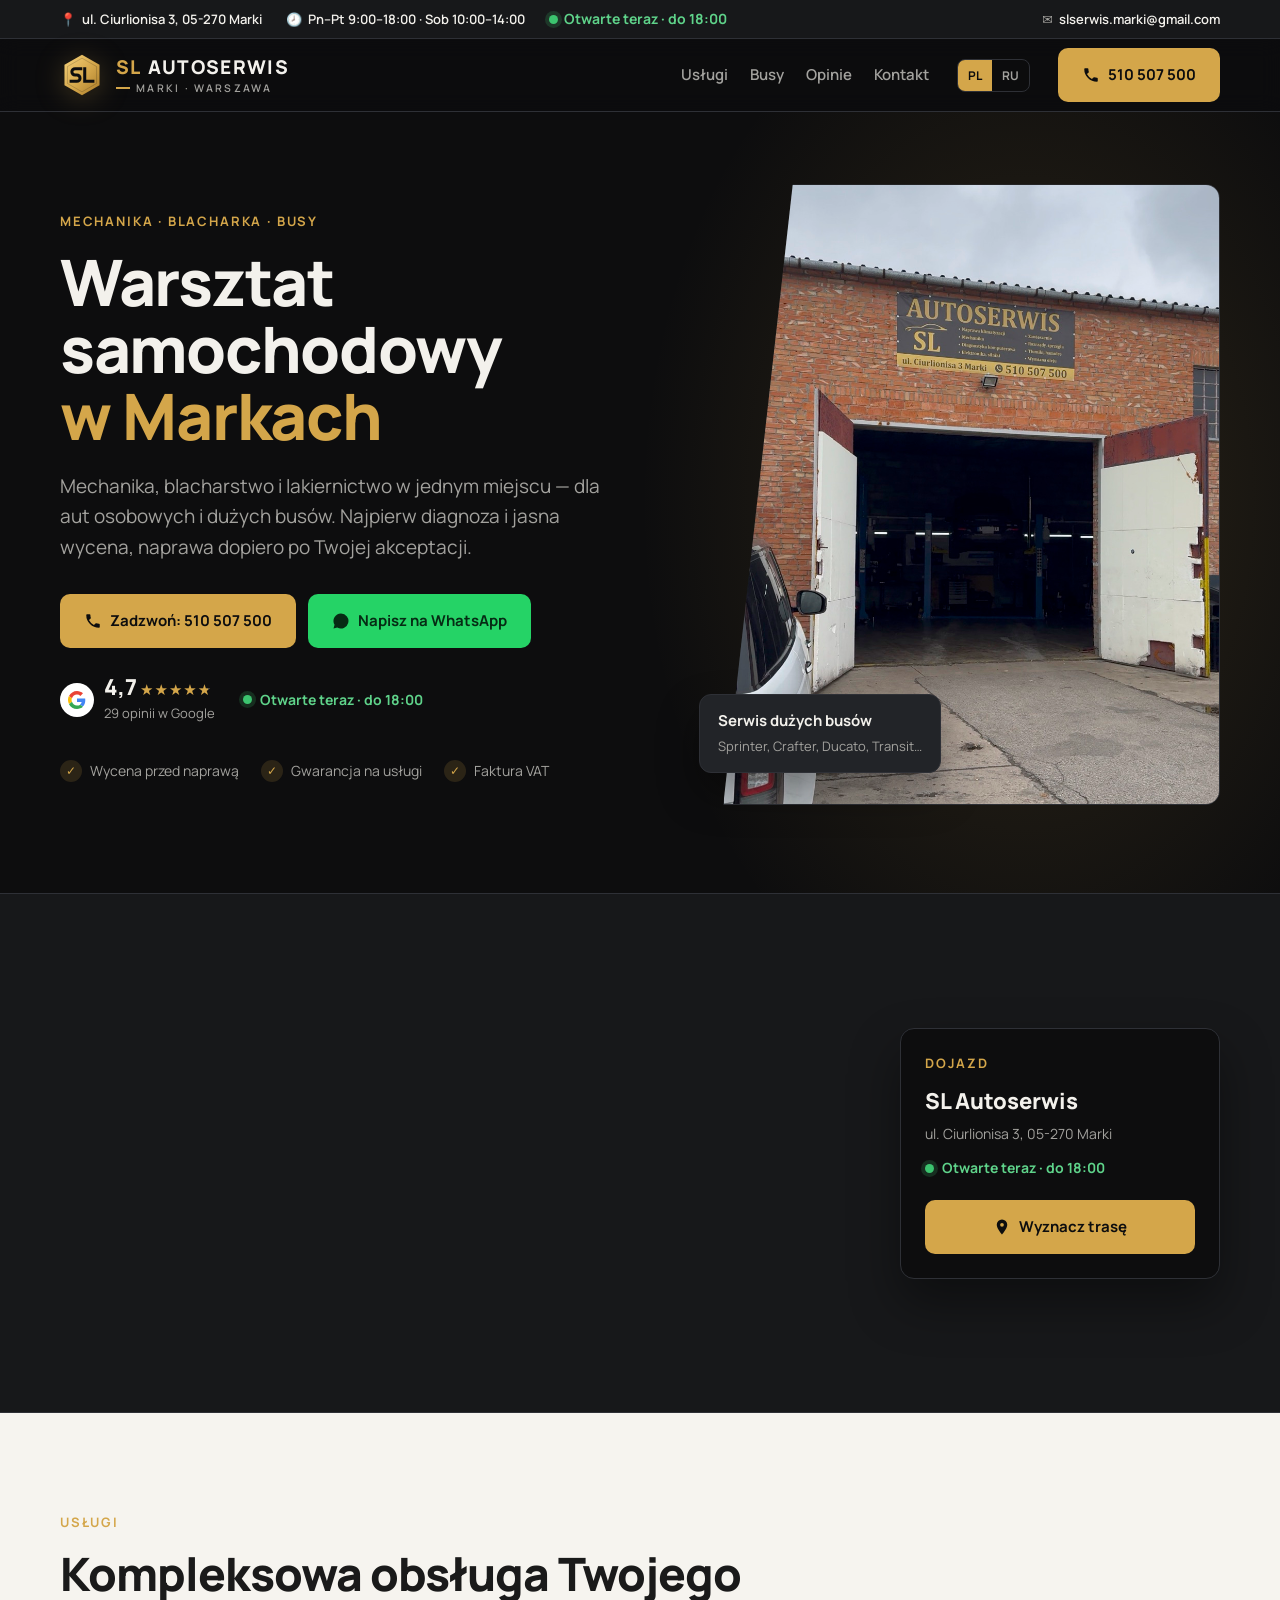
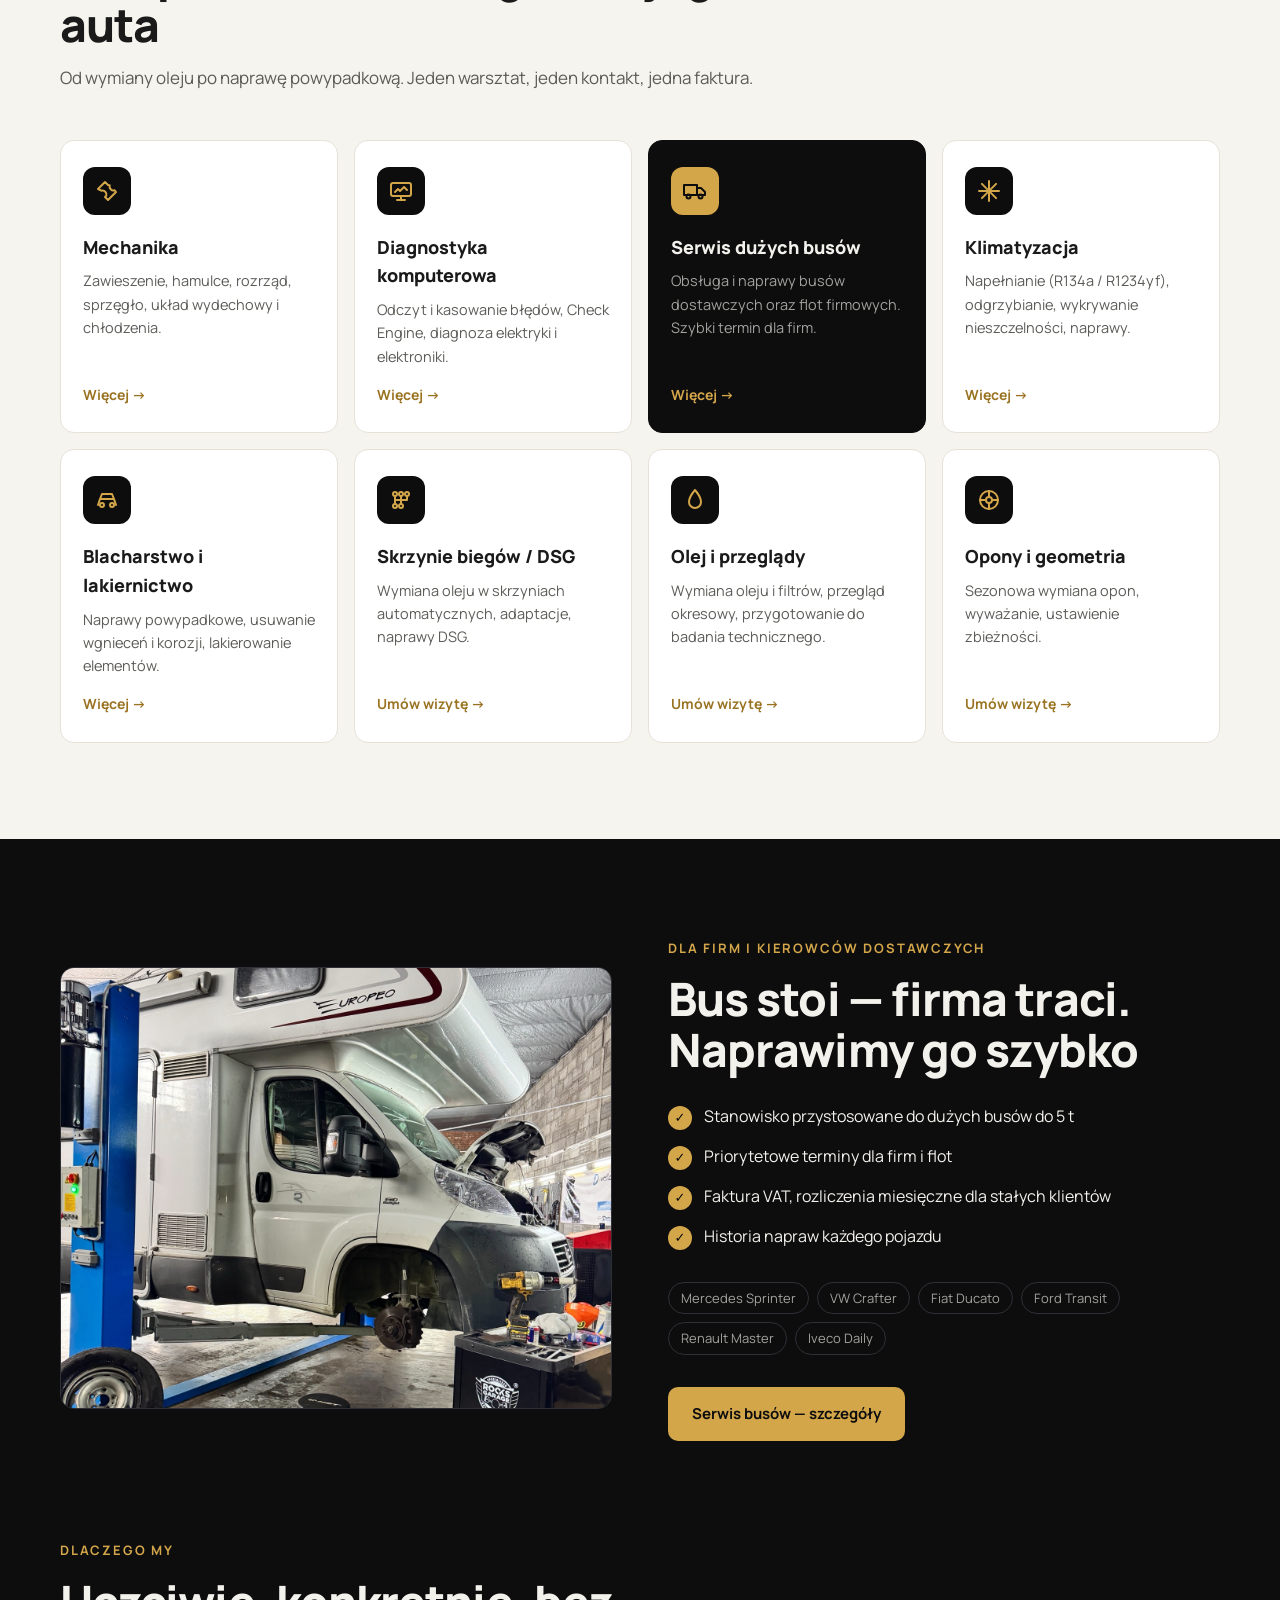
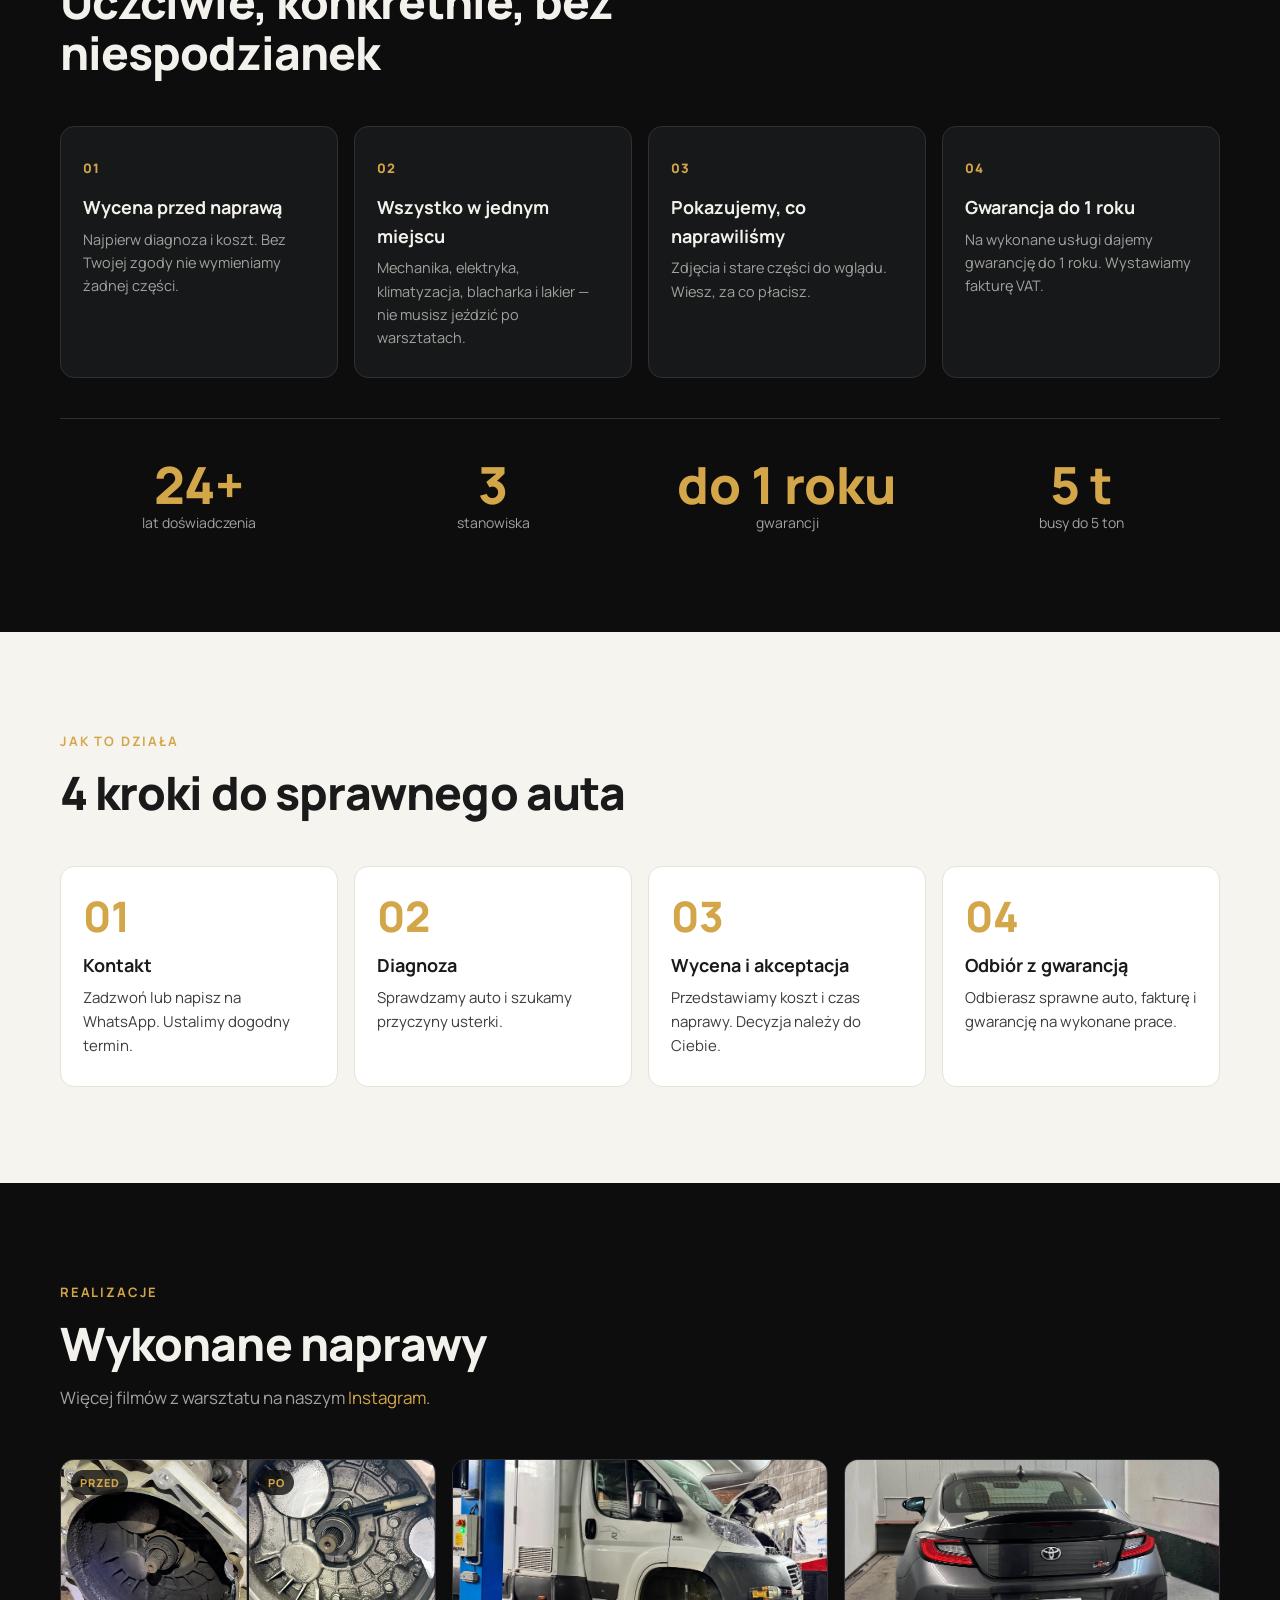
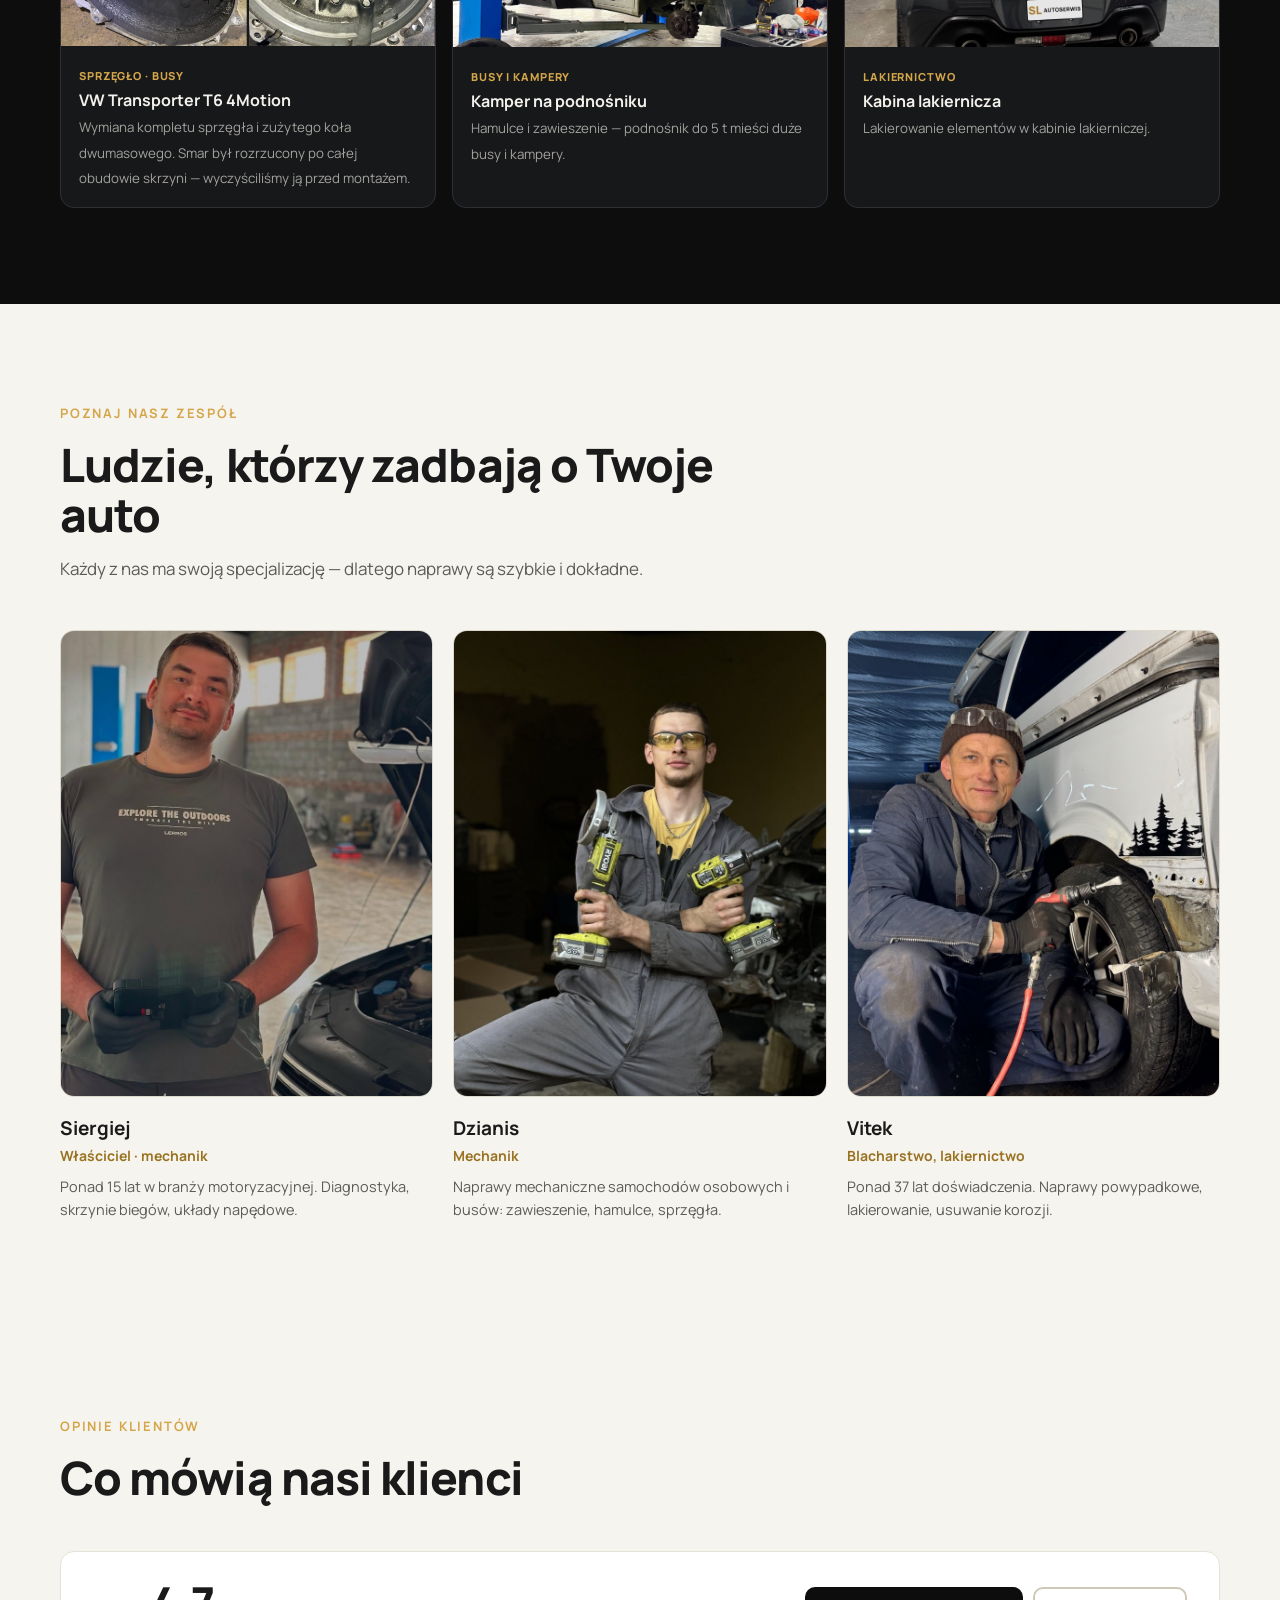
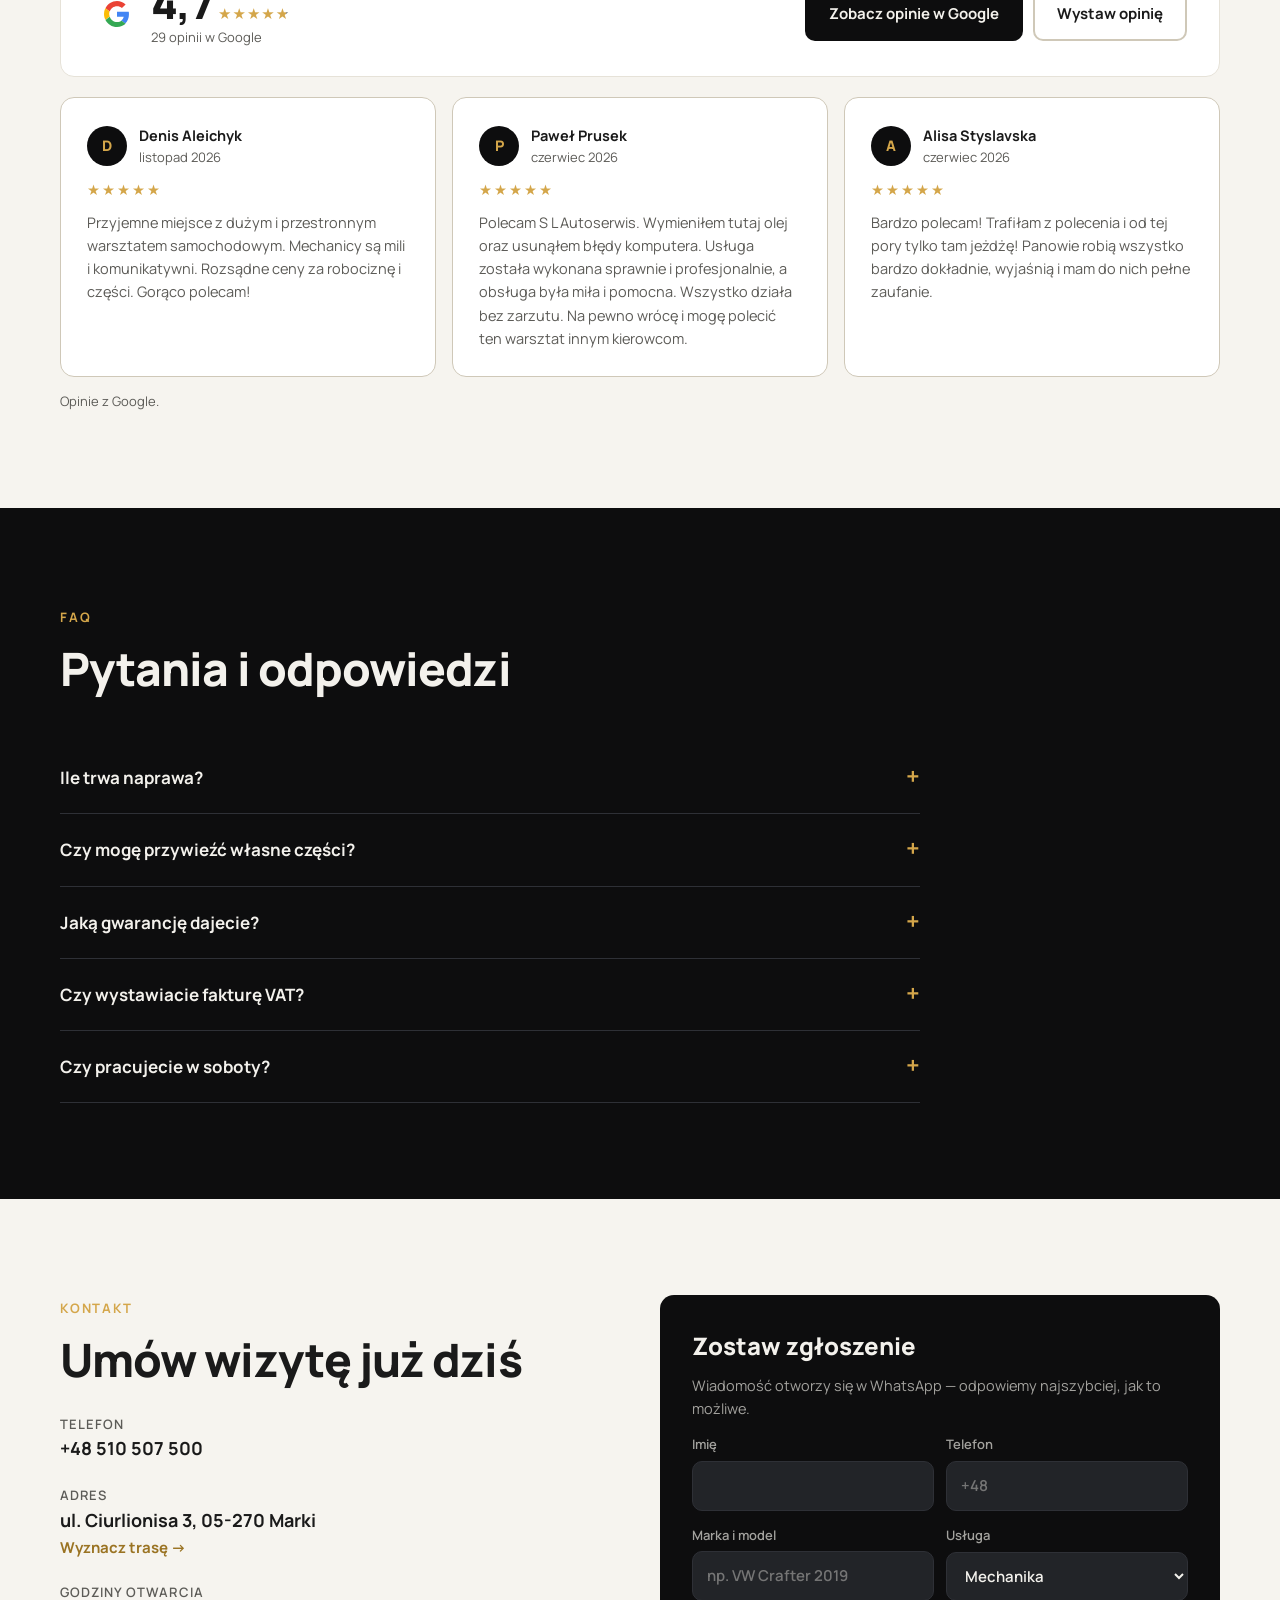
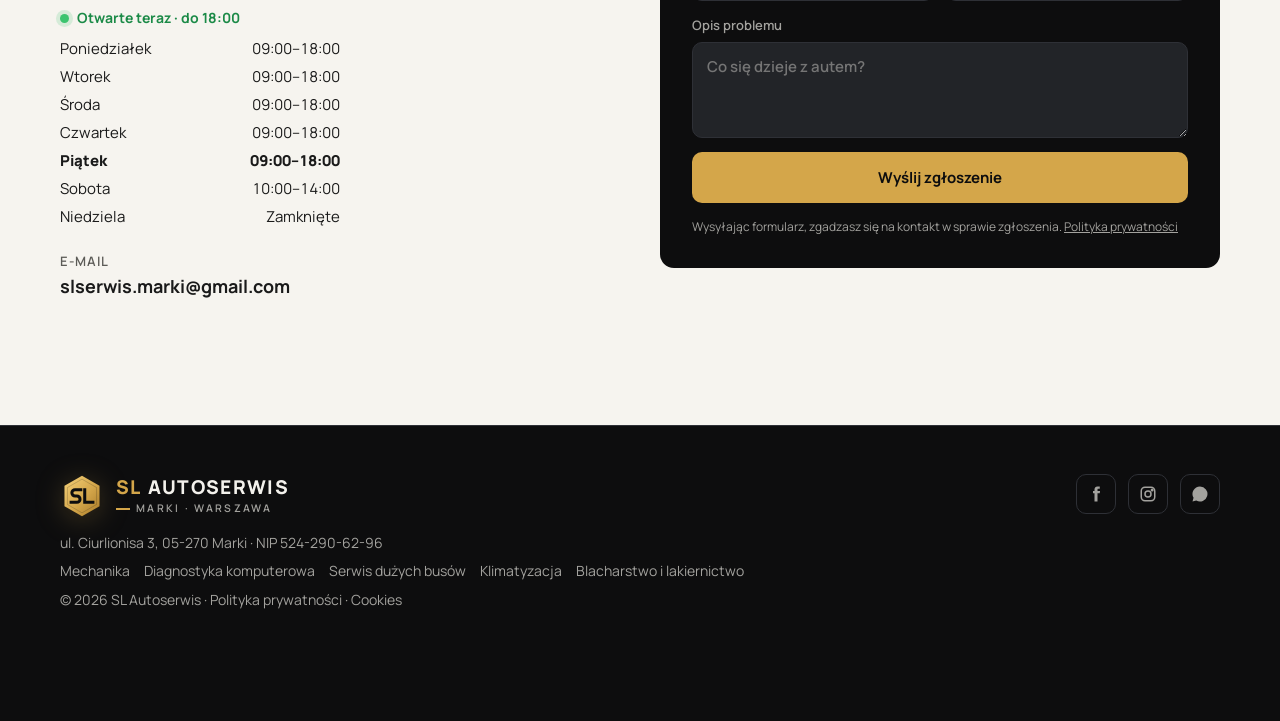
<file: index.html>
<!doctype html>
<html lang="pl" data-hours='{"0":null,"1":["09:00","18:00"],"2":["09:00","18:00"],"3":["09:00","18:00"],"4":["09:00","18:00"],"5":["09:00","18:00"],"6":["10:00","14:00"]}' data-gplace="ChIJBzP2SDncIEYR_Mc0iPlmmOU">
<head>
<meta charset="utf-8">
<meta name="viewport" content="width=device-width, initial-scale=1">
<title>Warsztat samochodowy Marki — mechanik, blacharz, serwis busów | SL Autoserwis</title>
<meta name="description" content="SL Autoserwis w Markach: mechanika, diagnostyka, serwis dużych busów, klimatyzacja, blacharstwo i lakiernictwo. 4,7★ w Google. Wycena przed naprawą. ☎ 510 507 500">
<link rel="canonical" href="https://slautoserwis.pl/">
<link rel="alternate" hreflang="pl" href="https://slautoserwis.pl/">
<link rel="alternate" hreflang="ru" href="https://slautoserwis.pl/ru/">
<link rel="alternate" hreflang="x-default" href="https://slautoserwis.pl/">
<meta property="og:type" content="website">
<meta property="og:title" content="Warsztat samochodowy Marki — mechanik, blacharz, serwis busów | SL Autoserwis">
<meta property="og:description" content="SL Autoserwis w Markach: mechanika, diagnostyka, serwis dużych busów, klimatyzacja, blacharstwo i lakiernictwo. 4,7★ w Google. Wycena przed naprawą. ☎ 510 507 500">
<meta property="og:url" content="https://slautoserwis.pl/">
<meta property="og:image" content="https://slautoserwis.pl/assets/img/og.jpg">
<meta property="og:image:width" content="1200">
<meta property="og:image:height" content="630">
<meta property="og:locale" content="pl_PL">
<link rel="preconnect" href="https://fonts.googleapis.com">
<link rel="preconnect" href="https://fonts.gstatic.com" crossorigin>
<link href="https://fonts.googleapis.com/css2?family=Manrope:wght@400;500;600;700;800&display=swap&subset=latin-ext,cyrillic" rel="stylesheet">
<link rel="icon" type="image/svg+xml" href="assets/favicon.svg">
<link rel="stylesheet" href="assets/styles.css?v=c47a396a">
<script>document.documentElement.classList.add("js")</script>
<script type="application/ld+json">{"@context":"https://schema.org","@type":"AutoRepair","name":"SL Autoserwis","url":"https://slautoserwis.pl/","telephone":"+48510507500","taxID":"5242906296","email":"slserwis.marki@gmail.com","address":{"@type":"PostalAddress","streetAddress":"ul. Ciurlionisa 3","postalCode":"05-270","addressLocality":"Marki","addressCountry":"PL"},"geo":{"@type":"GeoCoordinates","latitude":52.3366502,"longitude":21.112326},"hasMap":"https://www.google.com/maps?cid=16544086453063567356","openingHoursSpecification":[{"@type":"OpeningHoursSpecification","dayOfWeek":"Monday","opens":"09:00","closes":"18:00"},{"@type":"OpeningHoursSpecification","dayOfWeek":"Tuesday","opens":"09:00","closes":"18:00"},{"@type":"OpeningHoursSpecification","dayOfWeek":"Wednesday","opens":"09:00","closes":"18:00"},{"@type":"OpeningHoursSpecification","dayOfWeek":"Thursday","opens":"09:00","closes":"18:00"},{"@type":"OpeningHoursSpecification","dayOfWeek":"Friday","opens":"09:00","closes":"18:00"},{"@type":"OpeningHoursSpecification","dayOfWeek":"Saturday","opens":"10:00","closes":"14:00"}],"knowsLanguage":["pl","ru"],"sameAs":["https://www.facebook.com/SLautoserwis","https://www.instagram.com/sl_autoserwis/"]}</script>
</head>
<body>



<div class="topbar">
  <div class="wrap">
    <div style="display:flex;gap:24px;flex-wrap:wrap;align-items:center">
      <span>📍 <b>ul. Ciurlionisa 3, 05-270 Marki</b></span>
      <span>🕗 <b>Pn–Pt 9:00–18:00 · Sob 10:00–14:00</b></span>
      <span class="status" data-status></span>
    </div>
    <span>✉️ <a href="mailto:slserwis.marki@gmail.com"><b>slserwis.marki@gmail.com</b></a></span>
  </div>
</div>

<header class="site">
  <div class="wrap">
    <a href="./" class="logo" aria-label="SL Autoserwis">
      <svg class="logo-mark" width="44" height="44" viewBox="0 0 64 64" aria-hidden="true">
  <defs><linearGradient id="lg-h" x1="0" y1="0" x2="1" y2="1"><stop offset="0" stop-color="#f6d27a"/><stop offset=".55" stop-color="#d4a64a"/><stop offset="1" stop-color="#a87a28"/></linearGradient></defs>
  <path d="M32 2.5 57.5 17.2v29.6L32 61.5 6.5 46.8V17.2z" fill="url(#lg-h)"/>
  <path d="M32 7.5 53.2 19.7v24.6L32 56.5 10.8 44.3V19.7z" fill="none" stroke="#0d0d0e" stroke-opacity=".22" stroke-width="1.2"/>
  <g transform="translate(32 32) scale(.88) translate(-32 -32)">
    <path d="M30 21.5H20.5a5.25 5.25 0 0 0 0 10.5h3a5.25 5.25 0 0 1 0 10.5H14" fill="none" stroke="#0d0d0e" stroke-width="5" stroke-linecap="square" stroke-linejoin="round"/>
    <path d="M36.5 21.5v21H50" fill="none" stroke="#0d0d0e" stroke-width="5" stroke-linecap="square" stroke-linejoin="miter"/>
  </g>
</svg>
      <span class="logo-text"><b><em>SL</em>AUTOSERWIS</b><small>Marki · Warszawa</small></span>
    </a>
    <nav class="main">
      <a href="#uslugi">Usługi</a>
      <a href="#busy">Busy</a>
      <a href="#opinie">Opinie</a>
      <a href="#kontakt">Kontakt</a>
    </nav>
    <div class="lang" role="group" aria-label="Język / Язык">
      <a href="./" hreflang="pl" class="on" aria-current="true">PL</a><a href="ru/" hreflang="ru">RU</a>
    </div>
    <a href="tel:+48510507500" class="btn btn-gold btn-call"><svg viewBox="0 0 24 24" fill="currentColor" aria-hidden="true"><path d="M6.6 10.8a15.1 15.1 0 0 0 6.6 6.6l2.2-2.2c.3-.3.7-.4 1-.2 1.1.4 2.3.6 3.6.6.6 0 1 .4 1 1V20c0 .6-.4 1-1 1A17 17 0 0 1 3 4c0-.6.4-1 1-1h3.5c.6 0 1 .4 1 1 0 1.3.2 2.5.6 3.6.1.3 0 .7-.2 1l-2.3 2.2z"/></svg>510 507 500</a>
  </div>
</header>

<main id="top">

<section class="hero">
  <div class="wrap">
    <div>
      <span class="eyebrow">Mechanika · Blacharka · Busy</span>
      <h1>Warsztat samochodowy <em>w&nbsp;Markach</em></h1>
      <p class="lead">Mechanika, blacharstwo i lakiernictwo w jednym miejscu — dla aut osobowych i dużych busów. Najpierw diagnoza i jasna wycena, naprawa dopiero po Twojej akceptacji.</p>
      <div class="ctas">
        <a href="tel:+48510507500" class="btn btn-gold"><svg viewBox="0 0 24 24" fill="currentColor" aria-hidden="true"><path d="M6.6 10.8a15.1 15.1 0 0 0 6.6 6.6l2.2-2.2c.3-.3.7-.4 1-.2 1.1.4 2.3.6 3.6.6.6 0 1 .4 1 1V20c0 .6-.4 1-1 1A17 17 0 0 1 3 4c0-.6.4-1 1-1h3.5c.6 0 1 .4 1 1 0 1.3.2 2.5.6 3.6.1.3 0 .7-.2 1l-2.3 2.2z"/></svg><span>Zadzwoń: 510 507 500</span></a>
        <a href="https://wa.me/48510507500" target="_blank" rel="noopener" class="btn btn-wa"><svg viewBox="0 0 24 24" fill="currentColor" aria-hidden="true"><path d="M17.5 14.4c-.3-.1-1.8-.9-2-1-.3-.1-.5-.1-.7.1l-.9 1.2c-.2.2-.3.2-.6.1a8 8 0 0 1-4-3.5c-.3-.5.3-.5.9-1.6.1-.2 0-.4 0-.5l-.9-2.2c-.2-.6-.5-.5-.7-.5h-.6c-.2 0-.5.1-.8.4-.3.3-1 1-1 2.5s1.1 2.9 1.2 3.1c.1.2 2.1 3.2 5.1 4.5 1.9.8 2.6.9 3.6.7.6-.1 1.8-.7 2-1.4.2-.7.2-1.3.2-1.4-.1-.2-.3-.3-.6-.4zM12 2a10 10 0 0 0-8.6 15.1L2 22l5-1.3A10 10 0 1 0 12 2z"/></svg><span>Napisz na WhatsApp</span></a>
      </div>
      <div class="hero-meta">
        
      <a class="rating" href="https://www.google.com/maps?cid=16544086453063567356" target="_blank" rel="noopener">
        <span class="g"><svg viewBox="0 0 48 48" aria-hidden="true"><path fill="#EA4335" d="M24 9.5c3.5 0 6.6 1.2 9.1 3.6l6.8-6.8C35.8 2.4 30.3 0 24 0 14.6 0 6.6 5.4 2.7 13.3l7.9 6.1C12.5 13.6 17.8 9.5 24 9.5z"/><path fill="#4285F4" d="M46.1 24.5c0-1.6-.1-3.1-.4-4.5H24v9h12.4c-.5 2.9-2.2 5.3-4.6 6.9l7.4 5.7c4.3-4 6.9-9.9 6.9-17.1z"/><path fill="#FBBC05" d="M10.6 28.6A14.5 14.5 0 0 1 9.5 24c0-1.6.3-3.2.8-4.6l-7.9-6.1A24 24 0 0 0 0 24c0 3.9.9 7.5 2.7 10.7l7.9-6.1z"/><path fill="#34A853" d="M24 48c6.5 0 11.9-2.1 15.9-5.8l-7.4-5.7c-2.1 1.4-4.8 2.3-8.5 2.3-6.2 0-11.5-4.2-13.4-9.9l-7.9 6.1C6.6 42.6 14.6 48 24 48z"/></svg></span>
        <span><strong data-g-rating>4,7</strong> <span class="stars" style="--r:94%">★★★★★</span><small data-g-count>29 opinii w Google</small></span>
      </a>
        <span class="status" data-status></span>
      </div>
      <div class="badges">
        <div><i>✓</i><span>Wycena przed naprawą</span></div>
        <div><i>✓</i><span>Gwarancja na usługi</span></div>
        <div><i>✓</i><span>Faktura VAT</span></div>
      </div>
    </div>
    <div class="hero-media">
      <div class="ph has-img"><img src="assets/img/hero-fasada.jpg" alt="SL Autoserwis — ul. Ciurlionisa 3, Marki" width="960" height="1200" fetchpriority="high"></div>
      <a class="hero-card" href="uslugi/serwis-busow/">
        <b>Serwis dużych busów</b>
        <small>Sprinter, Crafter, Ducato, Transit…</small>
      </a>
    </div>
  </div>
</section>

<section id="dojazd" class="map-band" aria-label="Adres">
  <iframe title="SL Autoserwis — Adres" loading="lazy" referrerpolicy="no-referrer-when-downgrade" src="https://www.google.com/maps?q=SL+Autoserwis,+Ciurlionisa+3,+05-270+Marki&z=15&output=embed&hl=pl"></iframe>
  <div class="wrap">
    <div class="map-card">
      <span class="eyebrow">Dojazd</span>
      <b>SL Autoserwis</b>
      <small>ul. Ciurlionisa 3, 05-270 Marki</small>
      <span class="status" data-status></span>
      <a class="btn btn-gold" href="https://www.google.com/maps/dir/?api=1&destination=SL+Autoserwis%2C+Ciurlionisa+3%2C+05-270+Marki" target="_blank" rel="noopener"><svg viewBox="0 0 24 24" fill="currentColor" aria-hidden="true"><path d="M12 2a7 7 0 0 0-7 7c0 5.2 7 13 7 13s7-7.8 7-13a7 7 0 0 0-7-7zm0 9.5A2.5 2.5 0 1 1 12 6.5a2.5 2.5 0 0 1 0 5z"/></svg>Wyznacz trasę</a>
    </div>
  </div>
</section>

<section id="uslugi" class="light">
  <div class="wrap">
    <div class="sec-head rv">
      <span class="eyebrow">Usługi</span>
      <h2>Kompleksowa obsługa Twojego auta</h2>
      <p>Od wymiany oleju po naprawę powypadkową. Jeden warsztat, jeden kontakt, jedna faktura.</p>
    </div>
    <div class="services">
      <article class="svc rv">
        <div class="ic"><svg viewBox="0 0 24 24" fill="none" stroke="currentColor" stroke-width="2" stroke-linecap="round" stroke-linejoin="round" aria-hidden="true"><path d="M14.7 6.3a4 4 0 0 0 5 5L21 13l-8 8-3-3 1.3-1.3a4 4 0 0 0-5-5L3 10l7-7 3 3z"/></svg></div>
        <h3>Mechanika</h3>
        <p>Zawieszenie, hamulce, rozrząd, sprzęgło, układ wydechowy i chłodzenia.</p>
        <a href="uslugi/mechanika/">Więcej →</a>
      </article>
      <article class="svc rv">
        <div class="ic"><svg viewBox="0 0 24 24" fill="none" stroke="currentColor" stroke-width="2" stroke-linecap="round" stroke-linejoin="round" aria-hidden="true"><rect x="2" y="4" width="20" height="13" rx="2"/><path d="M8 21h8M12 17v4M6 13l3-3 2 2 4-4 3 3"/></svg></div>
        <h3>Diagnostyka komputerowa</h3>
        <p>Odczyt i kasowanie błędów, Check Engine, diagnoza elektryki i elektroniki.</p>
        <a href="uslugi/diagnostyka/">Więcej →</a>
      </article>
      <article class="svc featured rv">
        <div class="ic"><svg viewBox="0 0 24 24" fill="none" stroke="currentColor" stroke-width="2" stroke-linecap="round" stroke-linejoin="round" aria-hidden="true"><path d="M1 6h13v10H1zM14 9h4l4 4v3h-8"/><circle cx="5.5" cy="17.5" r="2"/><circle cx="17.5" cy="17.5" r="2"/></svg></div>
        <h3>Serwis dużych busów</h3>
        <p>Obsługa i naprawy busów dostawczych oraz flot firmowych. Szybki termin dla firm.</p>
        <a href="uslugi/serwis-busow/">Więcej →</a>
      </article>
      <article class="svc rv">
        <div class="ic"><svg viewBox="0 0 24 24" fill="none" stroke="currentColor" stroke-width="2" stroke-linecap="round" stroke-linejoin="round" aria-hidden="true"><path d="M12 2v20M4.9 4.9l14.2 14.2M2 12h20M4.9 19.1 19.1 4.9"/></svg></div>
        <h3>Klimatyzacja</h3>
        <p>Napełnianie (R134a / R1234yf), odgrzybianie, wykrywanie nieszczelności, naprawy.</p>
        <a href="uslugi/klimatyzacja/">Więcej →</a>
      </article>
      <article class="svc rv">
        <div class="ic"><svg viewBox="0 0 24 24" fill="none" stroke="currentColor" stroke-width="2" stroke-linecap="round" stroke-linejoin="round" aria-hidden="true"><path d="M3 17l2-6h14l2 6M5 11l2-5h10l2 5"/><circle cx="7" cy="17" r="2"/><circle cx="17" cy="17" r="2"/></svg></div>
        <h3>Blacharstwo i lakiernictwo</h3>
        <p>Naprawy powypadkowe, usuwanie wgnieceń i korozji, lakierowanie elementów.</p>
        <a href="uslugi/blacharstwo-lakiernictwo/">Więcej →</a>
      </article>
      <article class="svc rv">
        <div class="ic"><svg viewBox="0 0 24 24" fill="none" stroke="currentColor" stroke-width="2" stroke-linecap="round" stroke-linejoin="round" aria-hidden="true"><circle cx="6" cy="6" r="2"/><circle cx="12" cy="6" r="2"/><circle cx="18" cy="6" r="2"/><circle cx="6" cy="18" r="2"/><circle cx="12" cy="18" r="2"/><path d="M6 8v8M12 8v8M18 8v4H6"/></svg></div>
        <h3>Skrzynie biegów / DSG</h3>
        <p>Wymiana oleju w skrzyniach automatycznych, adaptacje, naprawy DSG.</p>
        <a href="#kontakt">Umów wizytę →</a>
      </article>
      <article class="svc rv">
        <div class="ic"><svg viewBox="0 0 24 24" fill="none" stroke="currentColor" stroke-width="2" stroke-linecap="round" stroke-linejoin="round" aria-hidden="true"><path d="M12 2s6 7 6 12a6 6 0 0 1-12 0c0-5 6-12 6-12z"/></svg></div>
        <h3>Olej i przeglądy</h3>
        <p>Wymiana oleju i filtrów, przegląd okresowy, przygotowanie do badania technicznego.</p>
        <a href="#kontakt">Umów wizytę →</a>
      </article>
      <article class="svc rv">
        <div class="ic"><svg viewBox="0 0 24 24" fill="none" stroke="currentColor" stroke-width="2" stroke-linecap="round" stroke-linejoin="round" aria-hidden="true"><circle cx="12" cy="12" r="9"/><circle cx="12" cy="12" r="3"/><path d="M12 3v6M12 15v6M3 12h6M15 12h6"/></svg></div>
        <h3>Opony i geometria</h3>
        <p>Sezonowa wymiana opon, wyważanie, ustawienie zbieżności.</p>
        <a href="#kontakt">Umów wizytę →</a>
      </article>
    </div>
  </div>
</section>

<section id="busy" class="busy">
  <div class="wrap">
    <div class="ph has-img rv"><img src="assets/img/busy-kamper.jpg" alt="Bus stoi — firma traci. Naprawimy go szybko" width="1400" height="1120" loading="lazy"></div>
    <div class="rv">
      <span class="eyebrow">Dla firm i kierowców dostawczych</span>
      <h2>Bus stoi — firma traci. Naprawimy go szybko</h2>
      <ul class="checks">
        <li>Stanowisko przystosowane do dużych busów do 5 t</li>
        <li>Priorytetowe terminy dla firm i flot</li>
        <li>Faktura VAT, rozliczenia miesięczne dla stałych klientów</li>
        <li>Historia napraw każdego pojazdu</li>
      </ul>
      <div class="models">
        <span>Mercedes Sprinter</span><span>VW Crafter</span><span>Fiat Ducato</span><span>Ford Transit</span><span>Renault Master</span><span>Iveco Daily</span>
      </div>
      <div style="margin-top:32px">
        <a href="uslugi/serwis-busow/" class="btn btn-gold">Serwis busów — szczegóły</a>
      </div>
    </div>
  </div>
</section>

<section style="padding-top:0">
  <div class="wrap">
    <div class="sec-head rv">
      <span class="eyebrow">Dlaczego my</span>
      <h2>Uczciwie, konkretnie, bez niespodzianek</h2>
    </div>
    <div class="why">
      <div class="rv"><span class="n">01</span><b>Wycena przed naprawą</b><p>Najpierw diagnoza i koszt. Bez Twojej zgody nie wymieniamy żadnej części.</p></div>
      <div class="rv"><span class="n">02</span><b>Wszystko w jednym miejscu</b><p>Mechanika, elektryka, klimatyzacja, blacharka i lakier — nie musisz jeździć po warsztatach.</p></div>
      <div class="rv"><span class="n">03</span><b>Pokazujemy, co naprawiliśmy</b><p>Zdjęcia i stare części do wglądu. Wiesz, za co płacisz.</p></div>
      <div class="rv"><span class="n">04</span><b>Gwarancja do 1 roku</b><p>Na wykonane usługi dajemy gwarancję do 1 roku. Wystawiamy fakturę VAT.</p></div>
    </div>
    <div class="stats rv">
      <div><strong>24+</strong><span>lat doświadczenia</span></div>
      <div><strong>3</strong><span>stanowiska</span></div>
      <div><strong>do 1 roku</strong><span>gwarancji</span></div>
      <div><strong>5 t</strong><span>busy do 5 ton</span></div>
    </div>
  </div>
</section>

<section class="light">
  <div class="wrap">
    <div class="sec-head rv">
      <span class="eyebrow">Jak to działa</span>
      <h2>4 kroki do sprawnego auta</h2>
    </div>
    <div class="steps">
      <div class="step rv"><b>Kontakt</b><p>Zadzwoń lub napisz na WhatsApp. Ustalimy dogodny termin.</p></div>
      <div class="step rv"><b>Diagnoza</b><p>Sprawdzamy auto i szukamy przyczyny usterki.</p></div>
      <div class="step rv"><b>Wycena i akceptacja</b><p>Przedstawiamy koszt i czas naprawy. Decyzja należy do Ciebie.</p></div>
      <div class="step rv"><b>Odbiór z gwarancją</b><p>Odbierasz sprawne auto, fakturę i gwarancję na wykonane prace.</p></div>
    </div>
  </div>
</section>

<section id="realizacje">
  <div class="wrap">
    <div class="sec-head rv">
      <span class="eyebrow">Realizacje</span>
      <h2>Wykonane naprawy</h2>
      <p>Więcej filmów z warsztatu na naszym <a href="https://www.instagram.com/sl_autoserwis/" target="_blank" rel="noopener" style="color:var(--gold)">Instagram</a>.</p>
    </div>
    <div class="works">
      <div class="work rv">
        <div class="pair"><div class="ph has-img"><img src="assets/img/praca-t6-przed.jpg" alt="VW Transporter T6 4Motion — Przed" width="720" height="720" loading="lazy"><span class="ba">Przed</span></div><div class="ph has-img"><img src="assets/img/praca-t6-po.jpg" alt="VW Transporter T6 4Motion — Po" width="720" height="720" loading="lazy"><span class="ba">Po</span></div></div>
        <div class="meta"><span class="tag">Sprzęgło · busy</span><b>VW Transporter T6 4Motion</b><small>Wymiana kompletu sprzęgła i zużytego koła dwumasowego. Smar był rozrzucony po całej obudowie skrzyni — wyczyściliśmy ją przed montażem.</small></div>
      </div>
      <div class="work rv">
        <div class="pair single"><div class="ph has-img"><img src="assets/img/praca-kamper.jpg" alt="Kamper na podnośniku — Busy i kampery" width="720" height="720" loading="lazy"></div></div>
        <div class="meta"><span class="tag">Busy i kampery</span><b>Kamper na podnośniku</b><small>Hamulce i zawieszenie — podnośnik do 5 t mieści duże busy i kampery.</small></div>
      </div>
      <div class="work rv">
        <div class="pair single"><div class="ph has-img"><img src="assets/img/praca-lakiernia.jpg" alt="Kabina lakiernicza — Lakiernictwo" width="720" height="720" loading="lazy"></div></div>
        <div class="meta"><span class="tag">Lakiernictwo</span><b>Kabina lakiernicza</b><small>Lakierowanie elementów w kabinie lakierniczej.</small></div>
      </div>
    </div>
  </div>
</section>

<section id="zespol" class="light">
  <div class="wrap">
    <div class="sec-head rv">
      <span class="eyebrow">Poznaj nasz zespół</span>
      <h2>Ludzie, którzy zadbają o Twoje auto</h2>
      <p>Każdy z nas ma swoją specjalizację — dlatego naprawy są szybkie i dokładne.</p>
    </div>
    <div class="team">
      <div class="member rv"><div class="ph has-img"><img src="assets/img/siergiej.jpg" alt="Siergiej — Właściciel · mechanik" width="800" height="1000" loading="lazy"></div><b>Siergiej</b><span>Właściciel · mechanik</span><p>Ponad 15 lat w branży motoryzacyjnej. Diagnostyka, skrzynie biegów, układy napędowe.</p></div>
      <div class="member rv"><div class="ph has-img"><img src="assets/img/dzianis.jpg" alt="Dzianis — Mechanik" width="800" height="1000" loading="lazy"></div><b>Dzianis</b><span>Mechanik</span><p>Naprawy mechaniczne samochodów osobowych i busów: zawieszenie, hamulce, sprzęgła.</p></div>
      <div class="member rv"><div class="ph has-img"><img src="assets/img/lakiernik.jpg" alt="Vitek — Blacharstwo, lakiernictwo" width="800" height="1000" loading="lazy"></div><b>Vitek</b><span>Blacharstwo, lakiernictwo</span><p>Ponad 37 lat doświadczenia. Naprawy powypadkowe, lakierowanie, usuwanie korozji.</p></div>
    </div>
  </div>
</section>



<section id="opinie" class="light">
  <div class="wrap">
    <div class="sec-head rv">
      <span class="eyebrow">Opinie klientów</span>
      <h2>Co mówią nasi klienci</h2>
    </div>
    <div class="rating-big rv">
      
      <a class="rating" href="https://www.google.com/maps?cid=16544086453063567356" target="_blank" rel="noopener">
        <span class="g"><svg viewBox="0 0 48 48" aria-hidden="true"><path fill="#EA4335" d="M24 9.5c3.5 0 6.6 1.2 9.1 3.6l6.8-6.8C35.8 2.4 30.3 0 24 0 14.6 0 6.6 5.4 2.7 13.3l7.9 6.1C12.5 13.6 17.8 9.5 24 9.5z"/><path fill="#4285F4" d="M46.1 24.5c0-1.6-.1-3.1-.4-4.5H24v9h12.4c-.5 2.9-2.2 5.3-4.6 6.9l7.4 5.7c4.3-4 6.9-9.9 6.9-17.1z"/><path fill="#FBBC05" d="M10.6 28.6A14.5 14.5 0 0 1 9.5 24c0-1.6.3-3.2.8-4.6l-7.9-6.1A24 24 0 0 0 0 24c0 3.9.9 7.5 2.7 10.7l7.9-6.1z"/><path fill="#34A853" d="M24 48c6.5 0 11.9-2.1 15.9-5.8l-7.4-5.7c-2.1 1.4-4.8 2.3-8.5 2.3-6.2 0-11.5-4.2-13.4-9.9l-7.9 6.1C6.6 42.6 14.6 48 24 48z"/></svg></span>
        <span><strong data-g-rating>4,7</strong> <span class="stars" style="--r:94%">★★★★★</span><small data-g-count>29 opinii w Google</small></span>
      </a>
      <div class="acts">
        <a class="btn btn-dark" href="https://search.google.com/local/reviews?placeid=ChIJBzP2SDncIEYR_Mc0iPlmmOU" target="_blank" rel="noopener">Zobacz opinie w Google</a>
        <a class="btn btn-outline" href="https://search.google.com/local/writereview?placeid=ChIJBzP2SDncIEYR_Mc0iPlmmOU" target="_blank" rel="noopener">Wystaw opinię</a>
      </div>
    </div>
    <div class="reviews" id="gReviews">
      <article class="review g-review rv"><header><span class="g-initial">D</span><div><a class="g-author" href="https://search.google.com/local/reviews?placeid=ChIJBzP2SDncIEYR_Mc0iPlmmOU" target="_blank" rel="noopener">Denis Aleichyk</a><small>listopad 2026</small></div></header><div class="stars" style="--r:100%">★★★★★</div><p>Przyjemne miejsce z dużym i przestronnym warsztatem samochodowym. Mechanicy są mili i komunikatywni. Rozsądne ceny za robociznę i części. Gorąco polecam!</p></article>
      <article class="review g-review rv"><header><span class="g-initial">P</span><div><a class="g-author" href="https://search.google.com/local/reviews?placeid=ChIJBzP2SDncIEYR_Mc0iPlmmOU" target="_blank" rel="noopener">Paweł Prusek</a><small>czerwiec 2026</small></div></header><div class="stars" style="--r:100%">★★★★★</div><p>Polecam S L Autoserwis. Wymieniłem tutaj olej oraz usunąłem błędy komputera. Usługa została wykonana sprawnie i profesjonalnie, a obsługa była miła i pomocna. Wszystko działa bez zarzutu. Na pewno wrócę i mogę polecić ten warsztat innym kierowcom.</p></article>
      <article class="review g-review rv"><header><span class="g-initial">A</span><div><a class="g-author" href="https://search.google.com/local/reviews?placeid=ChIJBzP2SDncIEYR_Mc0iPlmmOU" target="_blank" rel="noopener">Alisa Styslavska</a><small>czerwiec 2026</small></div></header><div class="stars" style="--r:100%">★★★★★</div><p>Bardzo polecam! Trafiłam z polecenia i od tej pory tylko tam jeżdżę! Panowie robią wszystko bardzo dokładnie, wyjaśnią i mam do nich pełne zaufanie.</p></article>
    </div>
    <p class="note g-source">Opinie z Google.</p>
  </div>
</section>

<section>
  <div class="wrap">
    <div class="sec-head rv">
      <span class="eyebrow">FAQ</span>
      <h2>Pytania i odpowiedzi</h2>
    </div>
    <div class="faq rv">
      <details><summary>Ile trwa naprawa?</summary><p>Proste usługi (olej, klocki, klimatyzacja) zwykle wykonujemy w dniu wizyty. Czas większych napraw podajemy razem z wyceną.</p></details>
      <details><summary>Czy mogę przywieźć własne części?</summary><p>Tak, ale na części klienta nie udzielamy gwarancji — tylko na robociznę. Możemy też zamówić sprawdzone części za Ciebie.</p></details>
      <details><summary>Jaką gwarancję dajecie?</summary><p>Na wykonane usługi udzielamy gwarancji do 1 roku, na części — zgodnie z gwarancją producenta.</p></details>
      <details><summary>Czy wystawiacie fakturę VAT?</summary><p>Tak, wystawiamy faktury dla klientów indywidualnych i firm.</p></details>
      <details><summary>Czy pracujecie w soboty?</summary><p>Tak, w soboty od 10:00 do 14:00.</p></details>
    </div>
  </div>
</section>

<section id="kontakt" class="light contact">
  <div class="wrap">
    <div class="rv">
      <span class="eyebrow">Kontakt</span>
      <h2>Umów wizytę już dziś</h2>
      <div class="info">
        <div><small>Telefon</small><a href="tel:+48510507500">+48 510 507 500</a></div>
        <div><small>Adres</small><b>ul. Ciurlionisa 3, 05-270 Marki</b><br><a href="https://www.google.com/maps/dir/?api=1&destination=SL+Autoserwis%2C+Ciurlionisa+3%2C+05-270+Marki" target="_blank" rel="noopener" style="font-size:15px;color:#9a7322">Wyznacz trasę →</a></div>
        <div><small>Godziny otwarcia</small><span class="status" data-status style="margin:4px 0 8px"></span><ul class="hours"><li data-day="1"><span>Poniedziałek</span><span>09:00–18:00</span></li><li data-day="2"><span>Wtorek</span><span>09:00–18:00</span></li><li data-day="3"><span>Środa</span><span>09:00–18:00</span></li><li data-day="4"><span>Czwartek</span><span>09:00–18:00</span></li><li data-day="5"><span>Piątek</span><span>09:00–18:00</span></li><li data-day="6"><span>Sobota</span><span>10:00–14:00</span></li><li data-day="0"><span>Niedziela</span><span>Zamknięte</span></li></ul></div>
        <div><small>E-mail</small><a href="mailto:slserwis.marki@gmail.com">slserwis.marki@gmail.com</a></div>
      </div>

    </div>
    <form class="lead rv" id="leadForm">
      <h3>Zostaw zgłoszenie</h3>
      <p>Wiadomość otworzy się w WhatsApp — odpowiemy najszybciej, jak to możliwe.</p>
      <div class="row">
        <label>Imię<input id="f-name" name="name" required autocomplete="given-name"></label>
        <label>Telefon<input id="f-phone" name="phone" type="tel" required autocomplete="tel" placeholder="+48"></label>
      </div>
      <div class="row">
        <label>Marka i model<input id="f-car" name="car" placeholder="np. VW Crafter 2019"></label>
        <label>Usługa
          <select id="f-service" name="service">
            <option>Mechanika</option><option>Diagnostyka komputerowa</option><option>Serwis dużych busów</option><option>Klimatyzacja</option><option>Blacharstwo i lakiernictwo</option><option>Skrzynie biegów / DSG</option><option>Olej i przeglądy</option><option>Opony i geometria</option><option>Inne</option>
          </select>
        </label>
      </div>
      <label>Opis problemu<textarea id="f-msg" name="msg" placeholder="Co się dzieje z autem?"></textarea></label>
      <button class="btn btn-gold" type="submit">Wyślij zgłoszenie</button>
      <small>Wysyłając formularz, zgadzasz się na kontakt w sprawie zgłoszenia. <a href="#" style="text-decoration:underline">Polityka prywatności</a></small>
    </form>
  </div>
</section>

</main>

<footer>
  <div class="wrap">
    <div>
      <a href="./" class="logo" style="margin-bottom:14px"><svg class="logo-mark" width="44" height="44" viewBox="0 0 64 64" aria-hidden="true">
  <defs><linearGradient id="lg-f" x1="0" y1="0" x2="1" y2="1"><stop offset="0" stop-color="#f6d27a"/><stop offset=".55" stop-color="#d4a64a"/><stop offset="1" stop-color="#a87a28"/></linearGradient></defs>
  <path d="M32 2.5 57.5 17.2v29.6L32 61.5 6.5 46.8V17.2z" fill="url(#lg-f)"/>
  <path d="M32 7.5 53.2 19.7v24.6L32 56.5 10.8 44.3V19.7z" fill="none" stroke="#0d0d0e" stroke-opacity=".22" stroke-width="1.2"/>
  <g transform="translate(32 32) scale(.88) translate(-32 -32)">
    <path d="M30 21.5H20.5a5.25 5.25 0 0 0 0 10.5h3a5.25 5.25 0 0 1 0 10.5H14" fill="none" stroke="#0d0d0e" stroke-width="5" stroke-linecap="square" stroke-linejoin="round"/>
    <path d="M36.5 21.5v21H50" fill="none" stroke="#0d0d0e" stroke-width="5" stroke-linecap="square" stroke-linejoin="miter"/>
  </g>
</svg>
      <span class="logo-text"><b><em>SL</em>AUTOSERWIS</b><small>Marki · Warszawa</small></span></a>
      <div>ul. Ciurlionisa 3, 05-270 Marki · NIP 524-290-62-96</div>
      <div style="margin-top:6px;display:flex;gap:6px 14px;flex-wrap:wrap"><a href="uslugi/mechanika/">Mechanika</a><a href="uslugi/diagnostyka/">Diagnostyka komputerowa</a><a href="uslugi/serwis-busow/">Serwis dużych busów</a><a href="uslugi/klimatyzacja/">Klimatyzacja</a><a href="uslugi/blacharstwo-lakiernictwo/">Blacharstwo i lakiernictwo</a></div>
      <div style="margin-top:6px">© 2026 SL Autoserwis · <a href="#">Polityka prywatności</a> · <a href="#">Cookies</a></div>
    </div>
    <div class="soc">
      <a href="https://www.facebook.com/SLautoserwis" target="_blank" rel="noopener" aria-label="Facebook"><svg viewBox="0 0 24 24" fill="currentColor"><path d="M14 8V6c0-.9.6-1 1-1h2V2h-3c-3 0-4 2-4 4v2H8v3h2v11h4V11h3l.4-3H14z"/></svg></a>
      <a href="https://www.instagram.com/sl_autoserwis/" target="_blank" rel="noopener" aria-label="Instagram"><svg viewBox="0 0 24 24" fill="none" stroke="currentColor" stroke-width="2"><rect x="3" y="3" width="18" height="18" rx="5"/><circle cx="12" cy="12" r="4"/><circle cx="17.5" cy="6.5" r="1" fill="currentColor"/></svg></a>
      <a href="https://wa.me/48510507500" target="_blank" rel="noopener" aria-label="WhatsApp"><svg viewBox="0 0 24 24" fill="currentColor" aria-hidden="true"><path d="M17.5 14.4c-.3-.1-1.8-.9-2-1-.3-.1-.5-.1-.7.1l-.9 1.2c-.2.2-.3.2-.6.1a8 8 0 0 1-4-3.5c-.3-.5.3-.5.9-1.6.1-.2 0-.4 0-.5l-.9-2.2c-.2-.6-.5-.5-.7-.5h-.6c-.2 0-.5.1-.8.4-.3.3-1 1-1 2.5s1.1 2.9 1.2 3.1c.1.2 2.1 3.2 5.1 4.5 1.9.8 2.6.9 3.6.7.6-.1 1.8-.7 2-1.4.2-.7.2-1.3.2-1.4-.1-.2-.3-.3-.6-.4zM12 2a10 10 0 0 0-8.6 15.1L2 22l5-1.3A10 10 0 1 0 12 2z"/></svg></a>
    </div>
  </div>
</footer>

<div class="mbar">
  <a href="tel:+48510507500" class="btn btn-gold">Zadzwoń</a>
  <a href="https://wa.me/48510507500" target="_blank" rel="noopener" class="btn btn-wa">WhatsApp</a>
</div>

<script src="assets/main.js?v=954efecd"></script>
</body>
</html>
</file>
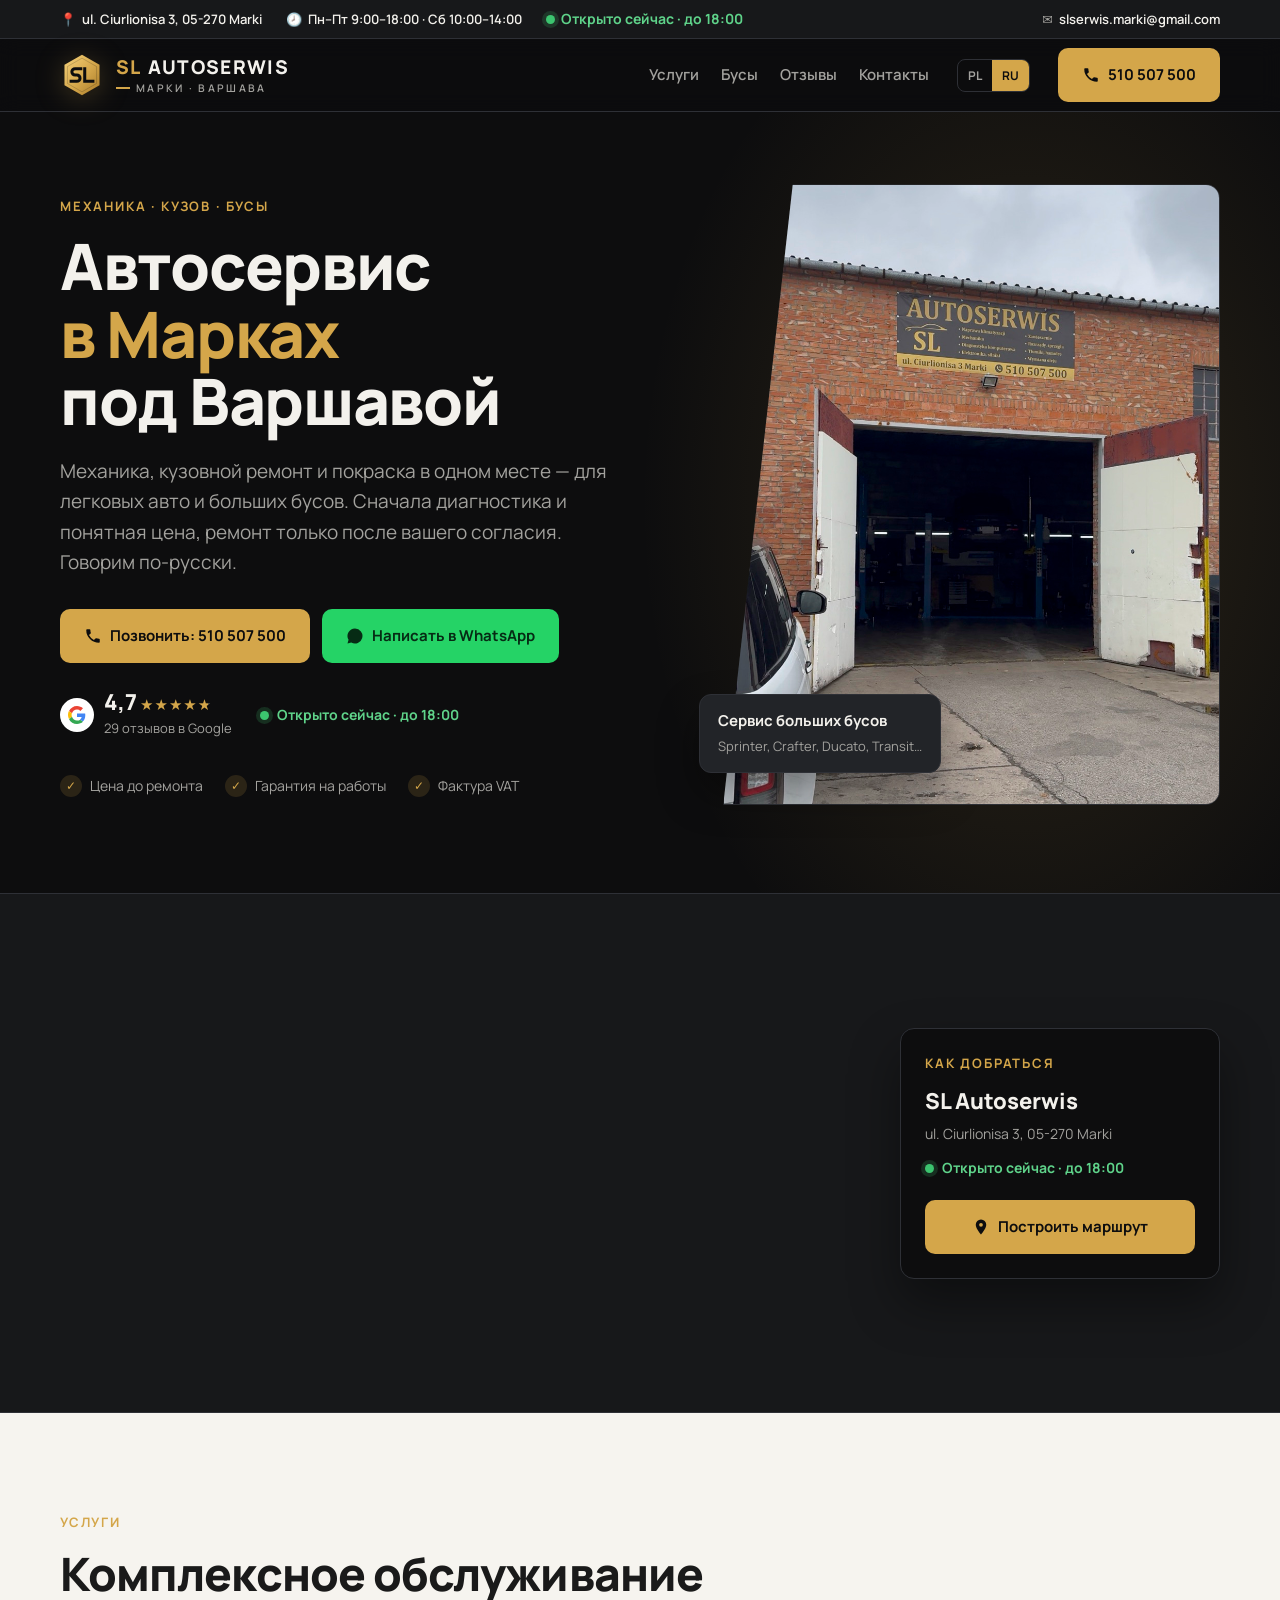
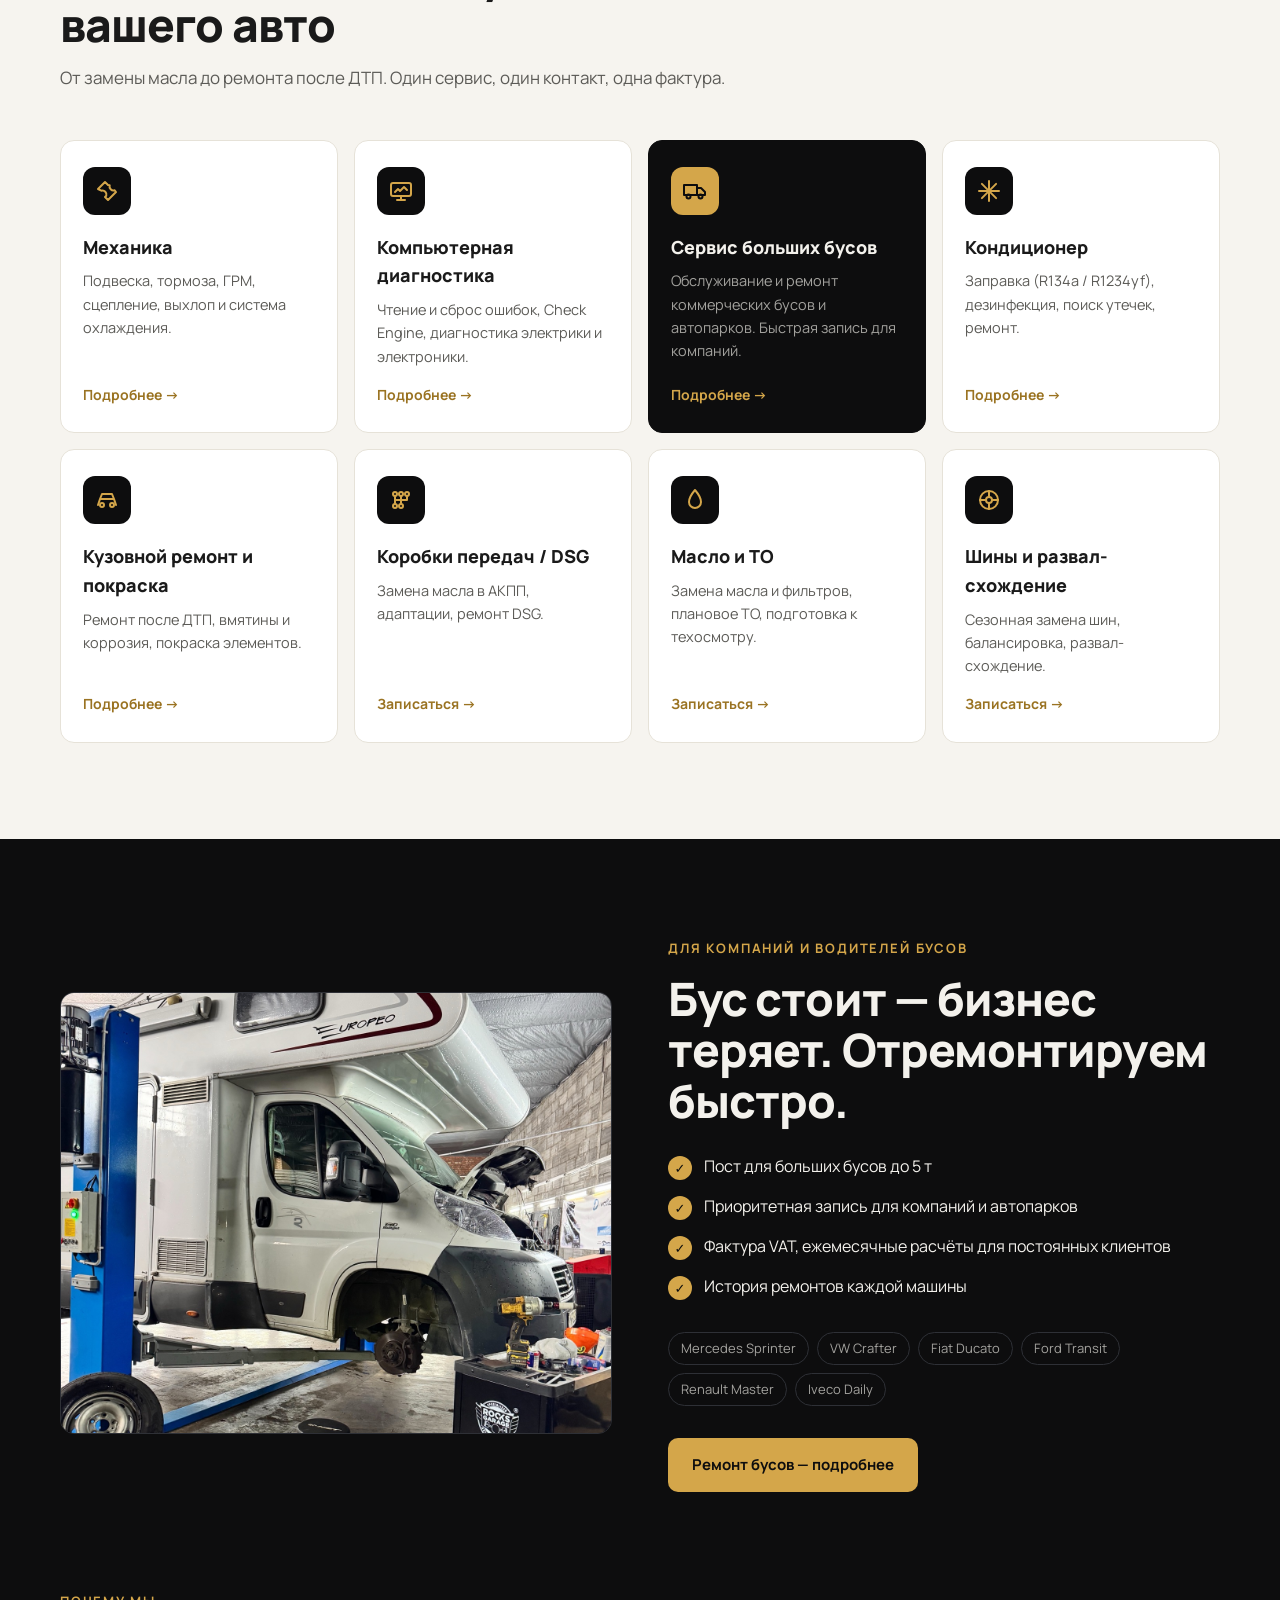
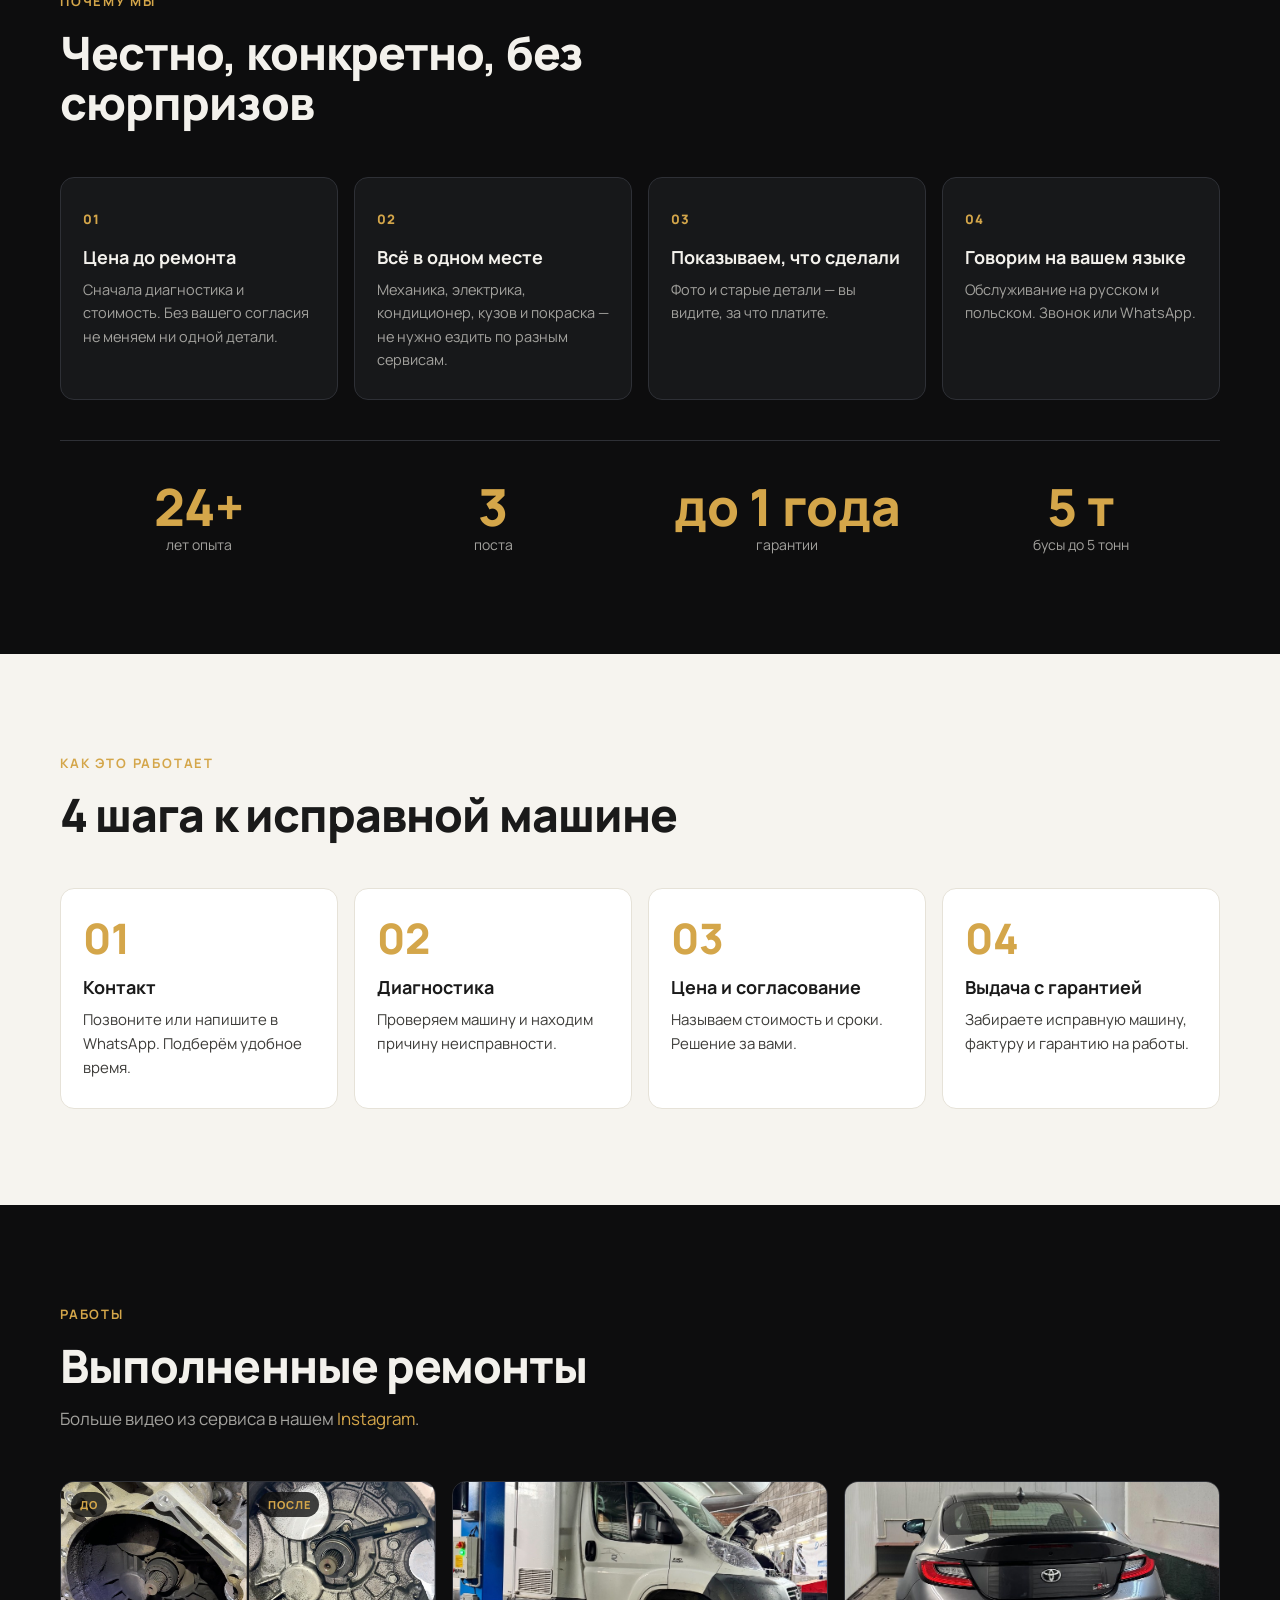
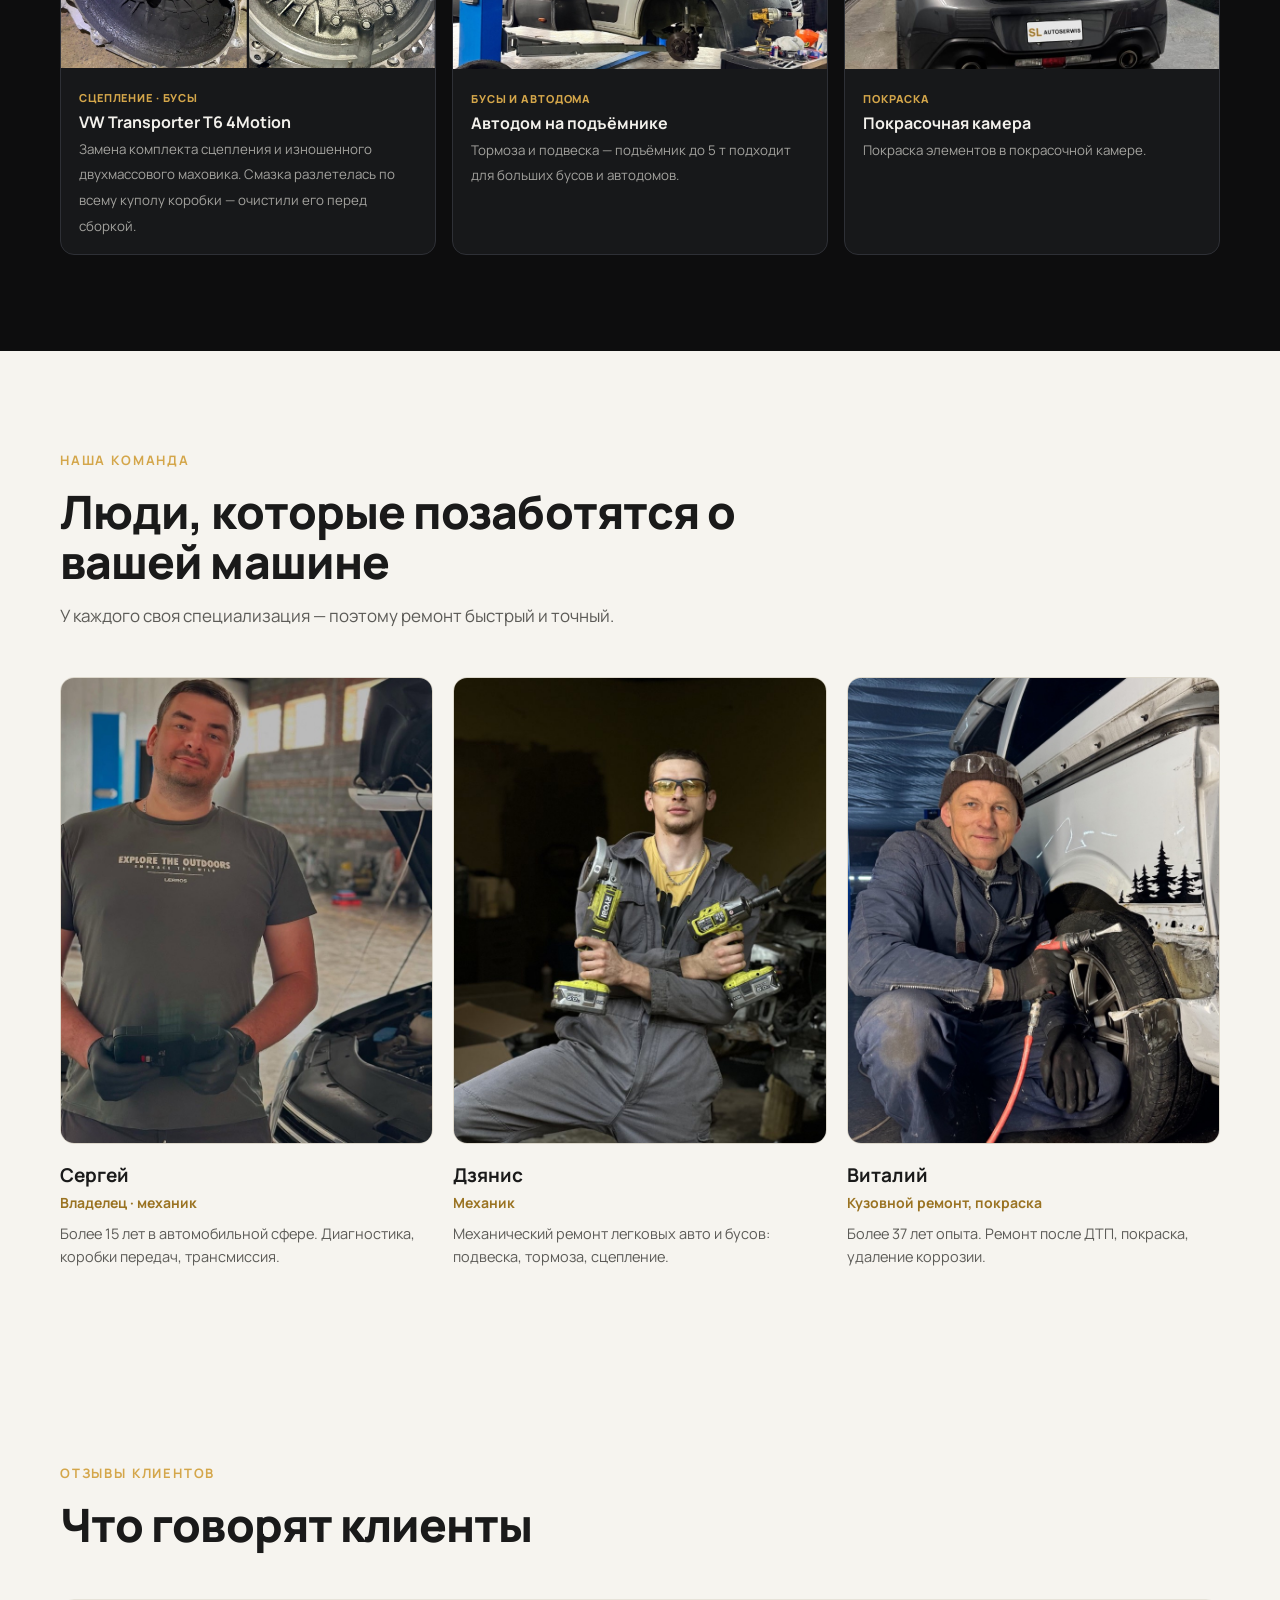
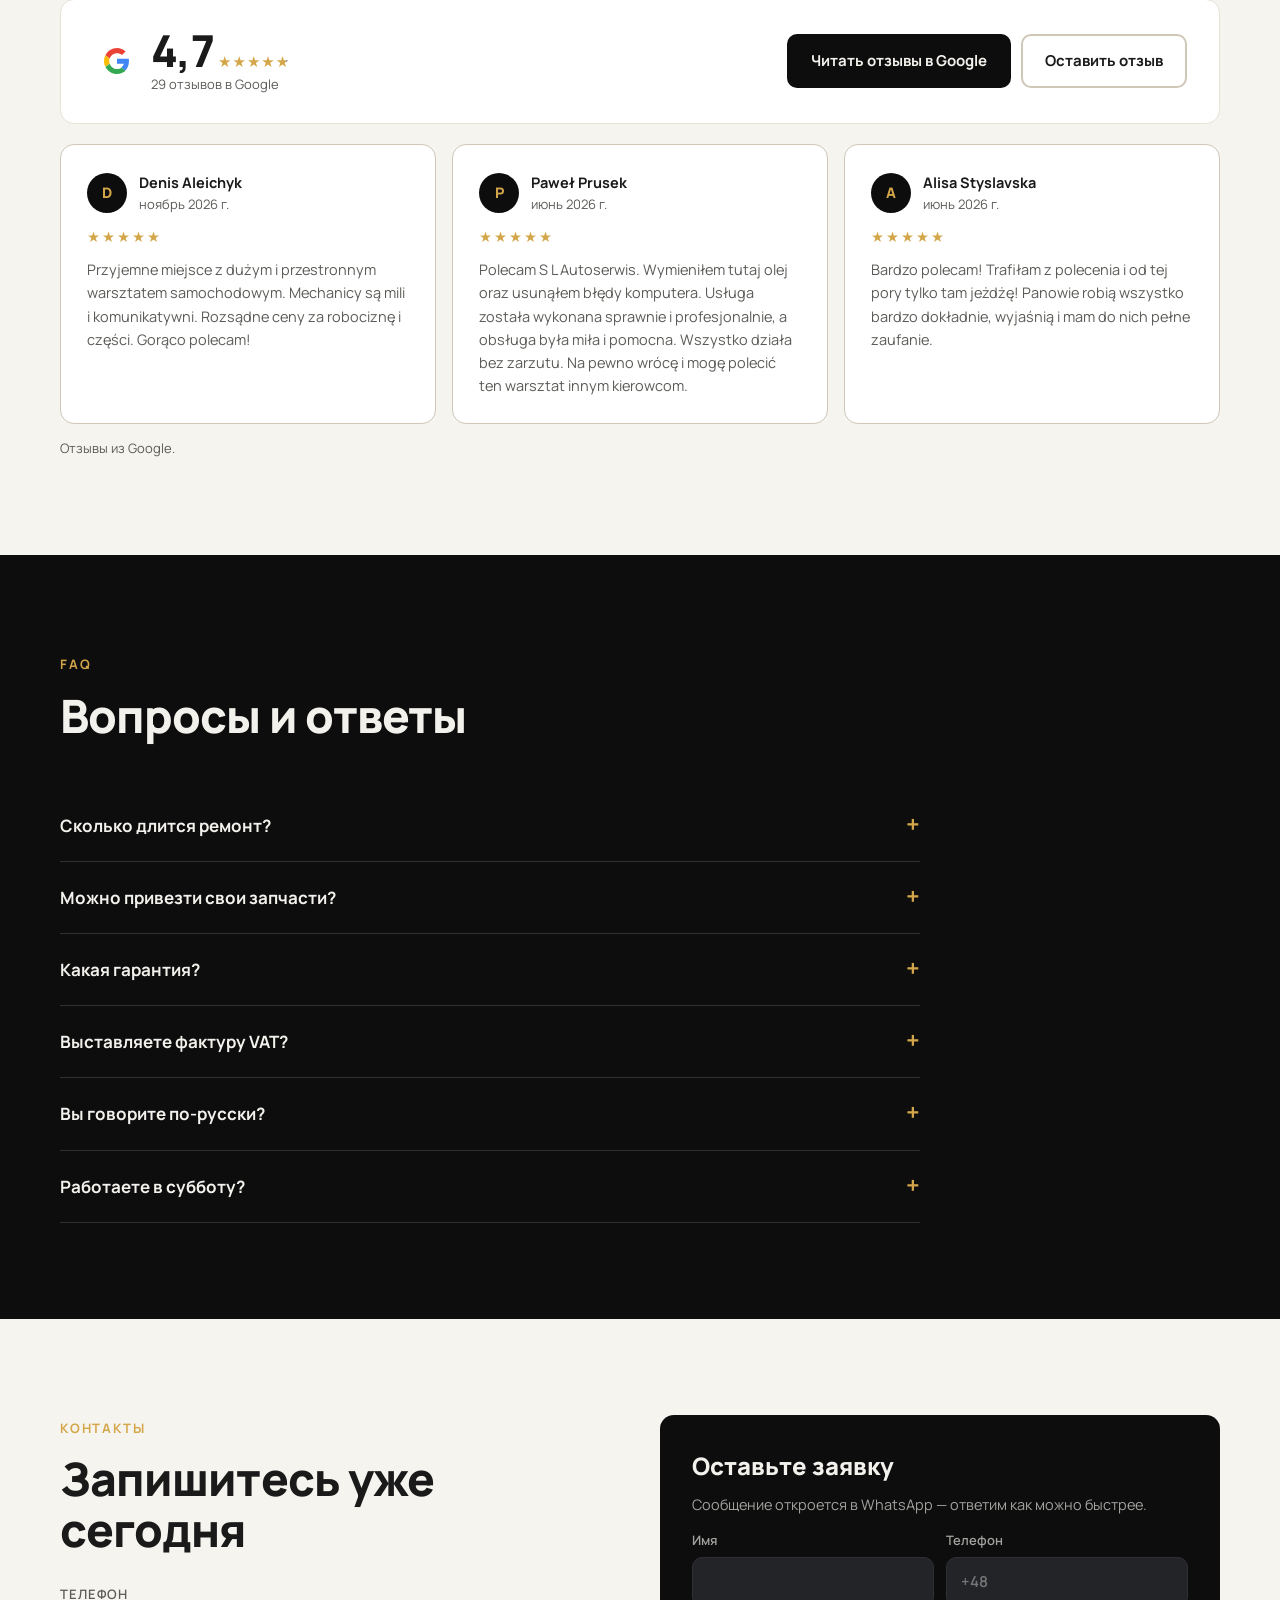
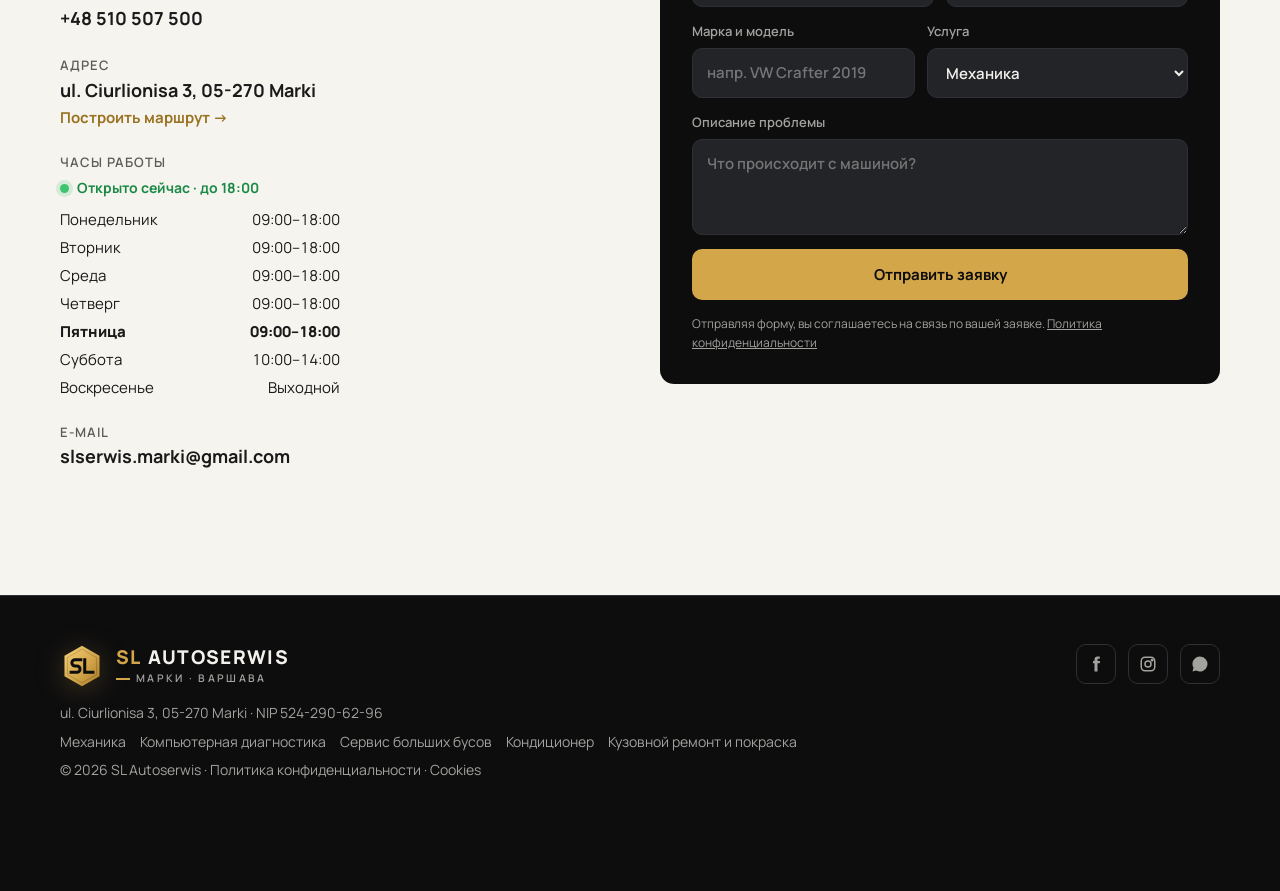
<file: ru/index.html>
<!doctype html>
<html lang="ru" data-hours='{"0":null,"1":["09:00","18:00"],"2":["09:00","18:00"],"3":["09:00","18:00"],"4":["09:00","18:00"],"5":["09:00","18:00"],"6":["10:00","14:00"]}' data-gplace="ChIJBzP2SDncIEYR_Mc0iPlmmOU">
<head>
<meta charset="utf-8">
<meta name="viewport" content="width=device-width, initial-scale=1">
<title>Автосервис в Марках (Варшава) — механика, кузов, ремонт бусов | SL Autoserwis</title>
<meta name="description" content="SL Autoserwis в Марках под Варшавой: механика, диагностика, ремонт бусов, кондиционеры, кузовной ремонт и покраска. 4,7★ в Google. Говорим по-русски. ☎ 510 507 500">
<link rel="canonical" href="https://slautoserwis.pl/ru/">
<link rel="alternate" hreflang="pl" href="https://slautoserwis.pl/">
<link rel="alternate" hreflang="ru" href="https://slautoserwis.pl/ru/">
<link rel="alternate" hreflang="x-default" href="https://slautoserwis.pl/">
<meta property="og:type" content="website">
<meta property="og:title" content="Автосервис в Марках (Варшава) — механика, кузов, ремонт бусов | SL Autoserwis">
<meta property="og:description" content="SL Autoserwis в Марках под Варшавой: механика, диагностика, ремонт бусов, кондиционеры, кузовной ремонт и покраска. 4,7★ в Google. Говорим по-русски. ☎ 510 507 500">
<meta property="og:url" content="https://slautoserwis.pl/ru/">
<meta property="og:image" content="https://slautoserwis.pl/assets/img/og.jpg">
<meta property="og:image:width" content="1200">
<meta property="og:image:height" content="630">
<meta property="og:locale" content="ru_RU">
<link rel="preconnect" href="https://fonts.googleapis.com">
<link rel="preconnect" href="https://fonts.gstatic.com" crossorigin>
<link href="https://fonts.googleapis.com/css2?family=Manrope:wght@400;500;600;700;800&display=swap&subset=latin-ext,cyrillic" rel="stylesheet">
<link rel="icon" type="image/svg+xml" href="../assets/favicon.svg">
<link rel="stylesheet" href="../assets/styles.css?v=c47a396a">
<script>document.documentElement.classList.add("js")</script>
<script type="application/ld+json">{"@context":"https://schema.org","@type":"AutoRepair","name":"SL Autoserwis","url":"https://slautoserwis.pl/ru/","telephone":"+48510507500","taxID":"5242906296","email":"slserwis.marki@gmail.com","address":{"@type":"PostalAddress","streetAddress":"ul. Ciurlionisa 3","postalCode":"05-270","addressLocality":"Marki","addressCountry":"PL"},"geo":{"@type":"GeoCoordinates","latitude":52.3366502,"longitude":21.112326},"hasMap":"https://www.google.com/maps?cid=16544086453063567356","openingHoursSpecification":[{"@type":"OpeningHoursSpecification","dayOfWeek":"Monday","opens":"09:00","closes":"18:00"},{"@type":"OpeningHoursSpecification","dayOfWeek":"Tuesday","opens":"09:00","closes":"18:00"},{"@type":"OpeningHoursSpecification","dayOfWeek":"Wednesday","opens":"09:00","closes":"18:00"},{"@type":"OpeningHoursSpecification","dayOfWeek":"Thursday","opens":"09:00","closes":"18:00"},{"@type":"OpeningHoursSpecification","dayOfWeek":"Friday","opens":"09:00","closes":"18:00"},{"@type":"OpeningHoursSpecification","dayOfWeek":"Saturday","opens":"10:00","closes":"14:00"}],"knowsLanguage":["pl","ru"],"sameAs":["https://www.facebook.com/SLautoserwis","https://www.instagram.com/sl_autoserwis/"]}</script>
</head>
<body>



<div class="topbar">
  <div class="wrap">
    <div style="display:flex;gap:24px;flex-wrap:wrap;align-items:center">
      <span>📍 <b>ul. Ciurlionisa 3, 05-270 Marki</b></span>
      <span>🕗 <b>Пн–Пт 9:00–18:00 · Сб 10:00–14:00</b></span>
      <span class="status" data-status></span>
    </div>
    <span>✉️ <a href="mailto:slserwis.marki@gmail.com"><b>slserwis.marki@gmail.com</b></a></span>
  </div>
</div>

<header class="site">
  <div class="wrap">
    <a href="../ru/" class="logo" aria-label="SL Autoserwis">
      <svg class="logo-mark" width="44" height="44" viewBox="0 0 64 64" aria-hidden="true">
  <defs><linearGradient id="lg-h" x1="0" y1="0" x2="1" y2="1"><stop offset="0" stop-color="#f6d27a"/><stop offset=".55" stop-color="#d4a64a"/><stop offset="1" stop-color="#a87a28"/></linearGradient></defs>
  <path d="M32 2.5 57.5 17.2v29.6L32 61.5 6.5 46.8V17.2z" fill="url(#lg-h)"/>
  <path d="M32 7.5 53.2 19.7v24.6L32 56.5 10.8 44.3V19.7z" fill="none" stroke="#0d0d0e" stroke-opacity=".22" stroke-width="1.2"/>
  <g transform="translate(32 32) scale(.88) translate(-32 -32)">
    <path d="M30 21.5H20.5a5.25 5.25 0 0 0 0 10.5h3a5.25 5.25 0 0 1 0 10.5H14" fill="none" stroke="#0d0d0e" stroke-width="5" stroke-linecap="square" stroke-linejoin="round"/>
    <path d="M36.5 21.5v21H50" fill="none" stroke="#0d0d0e" stroke-width="5" stroke-linecap="square" stroke-linejoin="miter"/>
  </g>
</svg>
      <span class="logo-text"><b><em>SL</em>AUTOSERWIS</b><small>Марки · Варшава</small></span>
    </a>
    <nav class="main">
      <a href="#uslugi">Услуги</a>
      <a href="#busy">Бусы</a>
      <a href="#opinie">Отзывы</a>
      <a href="#kontakt">Контакты</a>
    </nav>
    <div class="lang" role="group" aria-label="Język / Язык">
      <a href="../" hreflang="pl">PL</a><a href="../ru/" hreflang="ru" class="on" aria-current="true">RU</a>
    </div>
    <a href="tel:+48510507500" class="btn btn-gold btn-call"><svg viewBox="0 0 24 24" fill="currentColor" aria-hidden="true"><path d="M6.6 10.8a15.1 15.1 0 0 0 6.6 6.6l2.2-2.2c.3-.3.7-.4 1-.2 1.1.4 2.3.6 3.6.6.6 0 1 .4 1 1V20c0 .6-.4 1-1 1A17 17 0 0 1 3 4c0-.6.4-1 1-1h3.5c.6 0 1 .4 1 1 0 1.3.2 2.5.6 3.6.1.3 0 .7-.2 1l-2.3 2.2z"/></svg>510 507 500</a>
  </div>
</header>

<main id="top">

<section class="hero">
  <div class="wrap">
    <div>
      <span class="eyebrow">Механика · Кузов · Бусы</span>
      <h1>Автосервис <em>в&nbsp;Марках</em> под&nbsp;Варшавой</h1>
      <p class="lead">Механика, кузовной ремонт и покраска в одном месте — для легковых авто и больших бусов. Сначала диагностика и понятная цена, ремонт только после вашего согласия. Говорим по-русски.</p>
      <div class="ctas">
        <a href="tel:+48510507500" class="btn btn-gold"><svg viewBox="0 0 24 24" fill="currentColor" aria-hidden="true"><path d="M6.6 10.8a15.1 15.1 0 0 0 6.6 6.6l2.2-2.2c.3-.3.7-.4 1-.2 1.1.4 2.3.6 3.6.6.6 0 1 .4 1 1V20c0 .6-.4 1-1 1A17 17 0 0 1 3 4c0-.6.4-1 1-1h3.5c.6 0 1 .4 1 1 0 1.3.2 2.5.6 3.6.1.3 0 .7-.2 1l-2.3 2.2z"/></svg><span>Позвонить: 510 507 500</span></a>
        <a href="https://wa.me/48510507500" target="_blank" rel="noopener" class="btn btn-wa"><svg viewBox="0 0 24 24" fill="currentColor" aria-hidden="true"><path d="M17.5 14.4c-.3-.1-1.8-.9-2-1-.3-.1-.5-.1-.7.1l-.9 1.2c-.2.2-.3.2-.6.1a8 8 0 0 1-4-3.5c-.3-.5.3-.5.9-1.6.1-.2 0-.4 0-.5l-.9-2.2c-.2-.6-.5-.5-.7-.5h-.6c-.2 0-.5.1-.8.4-.3.3-1 1-1 2.5s1.1 2.9 1.2 3.1c.1.2 2.1 3.2 5.1 4.5 1.9.8 2.6.9 3.6.7.6-.1 1.8-.7 2-1.4.2-.7.2-1.3.2-1.4-.1-.2-.3-.3-.6-.4zM12 2a10 10 0 0 0-8.6 15.1L2 22l5-1.3A10 10 0 1 0 12 2z"/></svg><span>Написать в WhatsApp</span></a>
      </div>
      <div class="hero-meta">
        
      <a class="rating" href="https://www.google.com/maps?cid=16544086453063567356" target="_blank" rel="noopener">
        <span class="g"><svg viewBox="0 0 48 48" aria-hidden="true"><path fill="#EA4335" d="M24 9.5c3.5 0 6.6 1.2 9.1 3.6l6.8-6.8C35.8 2.4 30.3 0 24 0 14.6 0 6.6 5.4 2.7 13.3l7.9 6.1C12.5 13.6 17.8 9.5 24 9.5z"/><path fill="#4285F4" d="M46.1 24.5c0-1.6-.1-3.1-.4-4.5H24v9h12.4c-.5 2.9-2.2 5.3-4.6 6.9l7.4 5.7c4.3-4 6.9-9.9 6.9-17.1z"/><path fill="#FBBC05" d="M10.6 28.6A14.5 14.5 0 0 1 9.5 24c0-1.6.3-3.2.8-4.6l-7.9-6.1A24 24 0 0 0 0 24c0 3.9.9 7.5 2.7 10.7l7.9-6.1z"/><path fill="#34A853" d="M24 48c6.5 0 11.9-2.1 15.9-5.8l-7.4-5.7c-2.1 1.4-4.8 2.3-8.5 2.3-6.2 0-11.5-4.2-13.4-9.9l-7.9 6.1C6.6 42.6 14.6 48 24 48z"/></svg></span>
        <span><strong data-g-rating>4,7</strong> <span class="stars" style="--r:94%">★★★★★</span><small data-g-count>29 отзывов в Google</small></span>
      </a>
        <span class="status" data-status></span>
      </div>
      <div class="badges">
        <div><i>✓</i><span>Цена до ремонта</span></div>
        <div><i>✓</i><span>Гарантия на работы</span></div>
        <div><i>✓</i><span>Фактура VAT</span></div>
      </div>
    </div>
    <div class="hero-media">
      <div class="ph has-img"><img src="../assets/img/hero-fasada.jpg" alt="SL Autoserwis — ul. Ciurlionisa 3, Marki" width="960" height="1200" fetchpriority="high"></div>
      <a class="hero-card" href="../ru/uslugi/serwis-busow/">
        <b>Сервис больших бусов</b>
        <small>Sprinter, Crafter, Ducato, Transit…</small>
      </a>
    </div>
  </div>
</section>

<section id="dojazd" class="map-band" aria-label="Адрес">
  <iframe title="SL Autoserwis — Адрес" loading="lazy" referrerpolicy="no-referrer-when-downgrade" src="https://www.google.com/maps?q=SL+Autoserwis,+Ciurlionisa+3,+05-270+Marki&z=15&output=embed&hl=ru"></iframe>
  <div class="wrap">
    <div class="map-card">
      <span class="eyebrow">Как добраться</span>
      <b>SL Autoserwis</b>
      <small>ul. Ciurlionisa 3, 05-270 Marki</small>
      <span class="status" data-status></span>
      <a class="btn btn-gold" href="https://www.google.com/maps/dir/?api=1&destination=SL+Autoserwis%2C+Ciurlionisa+3%2C+05-270+Marki" target="_blank" rel="noopener"><svg viewBox="0 0 24 24" fill="currentColor" aria-hidden="true"><path d="M12 2a7 7 0 0 0-7 7c0 5.2 7 13 7 13s7-7.8 7-13a7 7 0 0 0-7-7zm0 9.5A2.5 2.5 0 1 1 12 6.5a2.5 2.5 0 0 1 0 5z"/></svg>Построить маршрут</a>
    </div>
  </div>
</section>

<section id="uslugi" class="light">
  <div class="wrap">
    <div class="sec-head rv">
      <span class="eyebrow">Услуги</span>
      <h2>Комплексное обслуживание вашего авто</h2>
      <p>От замены масла до ремонта после ДТП. Один сервис, один контакт, одна фактура.</p>
    </div>
    <div class="services">
      <article class="svc rv">
        <div class="ic"><svg viewBox="0 0 24 24" fill="none" stroke="currentColor" stroke-width="2" stroke-linecap="round" stroke-linejoin="round" aria-hidden="true"><path d="M14.7 6.3a4 4 0 0 0 5 5L21 13l-8 8-3-3 1.3-1.3a4 4 0 0 0-5-5L3 10l7-7 3 3z"/></svg></div>
        <h3>Механика</h3>
        <p>Подвеска, тормоза, ГРМ, сцепление, выхлоп и система охлаждения.</p>
        <a href="../ru/uslugi/mechanika/">Подробнее →</a>
      </article>
      <article class="svc rv">
        <div class="ic"><svg viewBox="0 0 24 24" fill="none" stroke="currentColor" stroke-width="2" stroke-linecap="round" stroke-linejoin="round" aria-hidden="true"><rect x="2" y="4" width="20" height="13" rx="2"/><path d="M8 21h8M12 17v4M6 13l3-3 2 2 4-4 3 3"/></svg></div>
        <h3>Компьютерная диагностика</h3>
        <p>Чтение и сброс ошибок, Check Engine, диагностика электрики и электроники.</p>
        <a href="../ru/uslugi/diagnostyka/">Подробнее →</a>
      </article>
      <article class="svc featured rv">
        <div class="ic"><svg viewBox="0 0 24 24" fill="none" stroke="currentColor" stroke-width="2" stroke-linecap="round" stroke-linejoin="round" aria-hidden="true"><path d="M1 6h13v10H1zM14 9h4l4 4v3h-8"/><circle cx="5.5" cy="17.5" r="2"/><circle cx="17.5" cy="17.5" r="2"/></svg></div>
        <h3>Сервис больших бусов</h3>
        <p>Обслуживание и ремонт коммерческих бусов и автопарков. Быстрая запись для компаний.</p>
        <a href="../ru/uslugi/serwis-busow/">Подробнее →</a>
      </article>
      <article class="svc rv">
        <div class="ic"><svg viewBox="0 0 24 24" fill="none" stroke="currentColor" stroke-width="2" stroke-linecap="round" stroke-linejoin="round" aria-hidden="true"><path d="M12 2v20M4.9 4.9l14.2 14.2M2 12h20M4.9 19.1 19.1 4.9"/></svg></div>
        <h3>Кондиционер</h3>
        <p>Заправка (R134a / R1234yf), дезинфекция, поиск утечек, ремонт.</p>
        <a href="../ru/uslugi/klimatyzacja/">Подробнее →</a>
      </article>
      <article class="svc rv">
        <div class="ic"><svg viewBox="0 0 24 24" fill="none" stroke="currentColor" stroke-width="2" stroke-linecap="round" stroke-linejoin="round" aria-hidden="true"><path d="M3 17l2-6h14l2 6M5 11l2-5h10l2 5"/><circle cx="7" cy="17" r="2"/><circle cx="17" cy="17" r="2"/></svg></div>
        <h3>Кузовной ремонт и покраска</h3>
        <p>Ремонт после ДТП, вмятины и коррозия, покраска элементов.</p>
        <a href="../ru/uslugi/blacharstwo-lakiernictwo/">Подробнее →</a>
      </article>
      <article class="svc rv">
        <div class="ic"><svg viewBox="0 0 24 24" fill="none" stroke="currentColor" stroke-width="2" stroke-linecap="round" stroke-linejoin="round" aria-hidden="true"><circle cx="6" cy="6" r="2"/><circle cx="12" cy="6" r="2"/><circle cx="18" cy="6" r="2"/><circle cx="6" cy="18" r="2"/><circle cx="12" cy="18" r="2"/><path d="M6 8v8M12 8v8M18 8v4H6"/></svg></div>
        <h3>Коробки передач / DSG</h3>
        <p>Замена масла в АКПП, адаптации, ремонт DSG.</p>
        <a href="#kontakt">Записаться →</a>
      </article>
      <article class="svc rv">
        <div class="ic"><svg viewBox="0 0 24 24" fill="none" stroke="currentColor" stroke-width="2" stroke-linecap="round" stroke-linejoin="round" aria-hidden="true"><path d="M12 2s6 7 6 12a6 6 0 0 1-12 0c0-5 6-12 6-12z"/></svg></div>
        <h3>Масло и ТО</h3>
        <p>Замена масла и фильтров, плановое ТО, подготовка к техосмотру.</p>
        <a href="#kontakt">Записаться →</a>
      </article>
      <article class="svc rv">
        <div class="ic"><svg viewBox="0 0 24 24" fill="none" stroke="currentColor" stroke-width="2" stroke-linecap="round" stroke-linejoin="round" aria-hidden="true"><circle cx="12" cy="12" r="9"/><circle cx="12" cy="12" r="3"/><path d="M12 3v6M12 15v6M3 12h6M15 12h6"/></svg></div>
        <h3>Шины и развал-схождение</h3>
        <p>Сезонная замена шин, балансировка, развал-схождение.</p>
        <a href="#kontakt">Записаться →</a>
      </article>
    </div>
  </div>
</section>

<section id="busy" class="busy">
  <div class="wrap">
    <div class="ph has-img rv"><img src="../assets/img/busy-kamper.jpg" alt="Бус стоит — бизнес теряет. Отремонтируем быстро." width="1400" height="1120" loading="lazy"></div>
    <div class="rv">
      <span class="eyebrow">Для компаний и водителей бусов</span>
      <h2>Бус стоит — бизнес теряет. Отремонтируем быстро.</h2>
      <ul class="checks">
        <li>Пост для больших бусов до 5 т</li>
        <li>Приоритетная запись для компаний и автопарков</li>
        <li>Фактура VAT, ежемесячные расчёты для постоянных клиентов</li>
        <li>История ремонтов каждой машины</li>
      </ul>
      <div class="models">
        <span>Mercedes Sprinter</span><span>VW Crafter</span><span>Fiat Ducato</span><span>Ford Transit</span><span>Renault Master</span><span>Iveco Daily</span>
      </div>
      <div style="margin-top:32px">
        <a href="../ru/uslugi/serwis-busow/" class="btn btn-gold">Ремонт бусов — подробнее</a>
      </div>
    </div>
  </div>
</section>

<section style="padding-top:0">
  <div class="wrap">
    <div class="sec-head rv">
      <span class="eyebrow">Почему мы</span>
      <h2>Честно, конкретно, без сюрпризов</h2>
    </div>
    <div class="why">
      <div class="rv"><span class="n">01</span><b>Цена до ремонта</b><p>Сначала диагностика и стоимость. Без вашего согласия не меняем ни одной детали.</p></div>
      <div class="rv"><span class="n">02</span><b>Всё в одном месте</b><p>Механика, электрика, кондиционер, кузов и покраска — не нужно ездить по разным сервисам.</p></div>
      <div class="rv"><span class="n">03</span><b>Показываем, что сделали</b><p>Фото и старые детали — вы видите, за что платите.</p></div>
      <div class="rv"><span class="n">04</span><b>Говорим на вашем языке</b><p>Обслуживание на русском и польском. Звонок или WhatsApp.</p></div>
    </div>
    <div class="stats rv">
      <div><strong>24+</strong><span>лет опыта</span></div>
      <div><strong>3</strong><span>поста</span></div>
      <div><strong>до 1 года</strong><span>гарантии</span></div>
      <div><strong>5 т</strong><span>бусы до 5 тонн</span></div>
    </div>
  </div>
</section>

<section class="light">
  <div class="wrap">
    <div class="sec-head rv">
      <span class="eyebrow">Как это работает</span>
      <h2>4 шага к исправной машине</h2>
    </div>
    <div class="steps">
      <div class="step rv"><b>Контакт</b><p>Позвоните или напишите в WhatsApp. Подберём удобное время.</p></div>
      <div class="step rv"><b>Диагностика</b><p>Проверяем машину и находим причину неисправности.</p></div>
      <div class="step rv"><b>Цена и согласование</b><p>Называем стоимость и сроки. Решение за вами.</p></div>
      <div class="step rv"><b>Выдача с гарантией</b><p>Забираете исправную машину, фактуру и гарантию на работы.</p></div>
    </div>
  </div>
</section>

<section id="realizacje">
  <div class="wrap">
    <div class="sec-head rv">
      <span class="eyebrow">Работы</span>
      <h2>Выполненные ремонты</h2>
      <p>Больше видео из сервиса в нашем <a href="https://www.instagram.com/sl_autoserwis/" target="_blank" rel="noopener" style="color:var(--gold)">Instagram</a>.</p>
    </div>
    <div class="works">
      <div class="work rv">
        <div class="pair"><div class="ph has-img"><img src="../assets/img/praca-t6-przed.jpg" alt="VW Transporter T6 4Motion — До" width="720" height="720" loading="lazy"><span class="ba">До</span></div><div class="ph has-img"><img src="../assets/img/praca-t6-po.jpg" alt="VW Transporter T6 4Motion — После" width="720" height="720" loading="lazy"><span class="ba">После</span></div></div>
        <div class="meta"><span class="tag">Сцепление · бусы</span><b>VW Transporter T6 4Motion</b><small>Замена комплекта сцепления и изношенного двухмассового маховика. Смазка разлетелась по всему куполу коробки — очистили его перед сборкой.</small></div>
      </div>
      <div class="work rv">
        <div class="pair single"><div class="ph has-img"><img src="../assets/img/praca-kamper.jpg" alt="Автодом на подъёмнике — Бусы и автодома" width="720" height="720" loading="lazy"></div></div>
        <div class="meta"><span class="tag">Бусы и автодома</span><b>Автодом на подъёмнике</b><small>Тормоза и подвеска — подъёмник до 5 т подходит для больших бусов и автодомов.</small></div>
      </div>
      <div class="work rv">
        <div class="pair single"><div class="ph has-img"><img src="../assets/img/praca-lakiernia.jpg" alt="Покрасочная камера — Покраска" width="720" height="720" loading="lazy"></div></div>
        <div class="meta"><span class="tag">Покраска</span><b>Покрасочная камера</b><small>Покраска элементов в покрасочной камере.</small></div>
      </div>
    </div>
  </div>
</section>

<section id="zespol" class="light">
  <div class="wrap">
    <div class="sec-head rv">
      <span class="eyebrow">Наша команда</span>
      <h2>Люди, которые позаботятся о вашей машине</h2>
      <p>У каждого своя специализация — поэтому ремонт быстрый и точный.</p>
    </div>
    <div class="team">
      <div class="member rv"><div class="ph has-img"><img src="../assets/img/siergiej.jpg" alt="Сергей — Владелец · механик" width="800" height="1000" loading="lazy"></div><b>Сергей</b><span>Владелец · механик</span><p>Более 15 лет в автомобильной сфере. Диагностика, коробки передач, трансмиссия.</p></div>
      <div class="member rv"><div class="ph has-img"><img src="../assets/img/dzianis.jpg" alt="Дзянис — Механик" width="800" height="1000" loading="lazy"></div><b>Дзянис</b><span>Механик</span><p>Механический ремонт легковых авто и бусов: подвеска, тормоза, сцепление.</p></div>
      <div class="member rv"><div class="ph has-img"><img src="../assets/img/lakiernik.jpg" alt="Виталий — Кузовной ремонт, покраска" width="800" height="1000" loading="lazy"></div><b>Виталий</b><span>Кузовной ремонт, покраска</span><p>Более 37 лет опыта. Ремонт после ДТП, покраска, удаление коррозии.</p></div>
    </div>
  </div>
</section>



<section id="opinie" class="light">
  <div class="wrap">
    <div class="sec-head rv">
      <span class="eyebrow">Отзывы клиентов</span>
      <h2>Что говорят клиенты</h2>
    </div>
    <div class="rating-big rv">
      
      <a class="rating" href="https://www.google.com/maps?cid=16544086453063567356" target="_blank" rel="noopener">
        <span class="g"><svg viewBox="0 0 48 48" aria-hidden="true"><path fill="#EA4335" d="M24 9.5c3.5 0 6.6 1.2 9.1 3.6l6.8-6.8C35.8 2.4 30.3 0 24 0 14.6 0 6.6 5.4 2.7 13.3l7.9 6.1C12.5 13.6 17.8 9.5 24 9.5z"/><path fill="#4285F4" d="M46.1 24.5c0-1.6-.1-3.1-.4-4.5H24v9h12.4c-.5 2.9-2.2 5.3-4.6 6.9l7.4 5.7c4.3-4 6.9-9.9 6.9-17.1z"/><path fill="#FBBC05" d="M10.6 28.6A14.5 14.5 0 0 1 9.5 24c0-1.6.3-3.2.8-4.6l-7.9-6.1A24 24 0 0 0 0 24c0 3.9.9 7.5 2.7 10.7l7.9-6.1z"/><path fill="#34A853" d="M24 48c6.5 0 11.9-2.1 15.9-5.8l-7.4-5.7c-2.1 1.4-4.8 2.3-8.5 2.3-6.2 0-11.5-4.2-13.4-9.9l-7.9 6.1C6.6 42.6 14.6 48 24 48z"/></svg></span>
        <span><strong data-g-rating>4,7</strong> <span class="stars" style="--r:94%">★★★★★</span><small data-g-count>29 отзывов в Google</small></span>
      </a>
      <div class="acts">
        <a class="btn btn-dark" href="https://search.google.com/local/reviews?placeid=ChIJBzP2SDncIEYR_Mc0iPlmmOU" target="_blank" rel="noopener">Читать отзывы в Google</a>
        <a class="btn btn-outline" href="https://search.google.com/local/writereview?placeid=ChIJBzP2SDncIEYR_Mc0iPlmmOU" target="_blank" rel="noopener">Оставить отзыв</a>
      </div>
    </div>
    <div class="reviews" id="gReviews">
      <article class="review g-review rv"><header><span class="g-initial">D</span><div><a class="g-author" href="https://search.google.com/local/reviews?placeid=ChIJBzP2SDncIEYR_Mc0iPlmmOU" target="_blank" rel="noopener">Denis Aleichyk</a><small>ноябрь 2026 г.</small></div></header><div class="stars" style="--r:100%">★★★★★</div><p>Przyjemne miejsce z dużym i przestronnym warsztatem samochodowym. Mechanicy są mili i komunikatywni. Rozsądne ceny za robociznę i części. Gorąco polecam!</p></article>
      <article class="review g-review rv"><header><span class="g-initial">P</span><div><a class="g-author" href="https://search.google.com/local/reviews?placeid=ChIJBzP2SDncIEYR_Mc0iPlmmOU" target="_blank" rel="noopener">Paweł Prusek</a><small>июнь 2026 г.</small></div></header><div class="stars" style="--r:100%">★★★★★</div><p>Polecam S L Autoserwis. Wymieniłem tutaj olej oraz usunąłem błędy komputera. Usługa została wykonana sprawnie i profesjonalnie, a obsługa była miła i pomocna. Wszystko działa bez zarzutu. Na pewno wrócę i mogę polecić ten warsztat innym kierowcom.</p></article>
      <article class="review g-review rv"><header><span class="g-initial">A</span><div><a class="g-author" href="https://search.google.com/local/reviews?placeid=ChIJBzP2SDncIEYR_Mc0iPlmmOU" target="_blank" rel="noopener">Alisa Styslavska</a><small>июнь 2026 г.</small></div></header><div class="stars" style="--r:100%">★★★★★</div><p>Bardzo polecam! Trafiłam z polecenia i od tej pory tylko tam jeżdżę! Panowie robią wszystko bardzo dokładnie, wyjaśnią i mam do nich pełne zaufanie.</p></article>
    </div>
    <p class="note g-source">Отзывы из Google.</p>
  </div>
</section>

<section>
  <div class="wrap">
    <div class="sec-head rv">
      <span class="eyebrow">FAQ</span>
      <h2>Вопросы и ответы</h2>
    </div>
    <div class="faq rv">
      <details><summary>Сколько длится ремонт?</summary><p>Простые работы (масло, колодки, кондиционер) обычно делаем в день визита. Срок крупного ремонта называем вместе с ценой.</p></details>
      <details><summary>Можно привезти свои запчасти?</summary><p>Да, но на запчасти клиента гарантии нет — только на работу. Можем заказать проверенные запчасти сами.</p></details>
      <details><summary>Какая гарантия?</summary><p>На работы даём гарантию до 1 года, на запчасти — по гарантии производителя.</p></details>
      <details><summary>Выставляете фактуру VAT?</summary><p>Да, для частных лиц и компаний.</p></details>
      <details><summary>Вы говорите по-русски?</summary><p>Да, обслуживаем на русском и польском языках.</p></details>
      <details><summary>Работаете в субботу?</summary><p>Да, в субботу с 10:00 до 14:00.</p></details>
    </div>
  </div>
</section>

<section id="kontakt" class="light contact">
  <div class="wrap">
    <div class="rv">
      <span class="eyebrow">Контакты</span>
      <h2>Запишитесь уже сегодня</h2>
      <div class="info">
        <div><small>Телефон</small><a href="tel:+48510507500">+48 510 507 500</a></div>
        <div><small>Адрес</small><b>ul. Ciurlionisa 3, 05-270 Marki</b><br><a href="https://www.google.com/maps/dir/?api=1&destination=SL+Autoserwis%2C+Ciurlionisa+3%2C+05-270+Marki" target="_blank" rel="noopener" style="font-size:15px;color:#9a7322">Построить маршрут →</a></div>
        <div><small>Часы работы</small><span class="status" data-status style="margin:4px 0 8px"></span><ul class="hours"><li data-day="1"><span>Понедельник</span><span>09:00–18:00</span></li><li data-day="2"><span>Вторник</span><span>09:00–18:00</span></li><li data-day="3"><span>Среда</span><span>09:00–18:00</span></li><li data-day="4"><span>Четверг</span><span>09:00–18:00</span></li><li data-day="5"><span>Пятница</span><span>09:00–18:00</span></li><li data-day="6"><span>Суббота</span><span>10:00–14:00</span></li><li data-day="0"><span>Воскресенье</span><span>Выходной</span></li></ul></div>
        <div><small>E-mail</small><a href="mailto:slserwis.marki@gmail.com">slserwis.marki@gmail.com</a></div>
      </div>

    </div>
    <form class="lead rv" id="leadForm">
      <h3>Оставьте заявку</h3>
      <p>Сообщение откроется в WhatsApp — ответим как можно быстрее.</p>
      <div class="row">
        <label>Имя<input id="f-name" name="name" required autocomplete="given-name"></label>
        <label>Телефон<input id="f-phone" name="phone" type="tel" required autocomplete="tel" placeholder="+48"></label>
      </div>
      <div class="row">
        <label>Марка и модель<input id="f-car" name="car" placeholder="напр. VW Crafter 2019"></label>
        <label>Услуга
          <select id="f-service" name="service">
            <option>Механика</option><option>Компьютерная диагностика</option><option>Сервис больших бусов</option><option>Кондиционер</option><option>Кузовной ремонт и покраска</option><option>Коробки передач / DSG</option><option>Масло и ТО</option><option>Шины и развал-схождение</option><option>Другое</option>
          </select>
        </label>
      </div>
      <label>Описание проблемы<textarea id="f-msg" name="msg" placeholder="Что происходит с машиной?"></textarea></label>
      <button class="btn btn-gold" type="submit">Отправить заявку</button>
      <small>Отправляя форму, вы соглашаетесь на связь по вашей заявке. <a href="#" style="text-decoration:underline">Политика конфиденциальности</a></small>
    </form>
  </div>
</section>

</main>

<footer>
  <div class="wrap">
    <div>
      <a href="../ru/" class="logo" style="margin-bottom:14px"><svg class="logo-mark" width="44" height="44" viewBox="0 0 64 64" aria-hidden="true">
  <defs><linearGradient id="lg-f" x1="0" y1="0" x2="1" y2="1"><stop offset="0" stop-color="#f6d27a"/><stop offset=".55" stop-color="#d4a64a"/><stop offset="1" stop-color="#a87a28"/></linearGradient></defs>
  <path d="M32 2.5 57.5 17.2v29.6L32 61.5 6.5 46.8V17.2z" fill="url(#lg-f)"/>
  <path d="M32 7.5 53.2 19.7v24.6L32 56.5 10.8 44.3V19.7z" fill="none" stroke="#0d0d0e" stroke-opacity=".22" stroke-width="1.2"/>
  <g transform="translate(32 32) scale(.88) translate(-32 -32)">
    <path d="M30 21.5H20.5a5.25 5.25 0 0 0 0 10.5h3a5.25 5.25 0 0 1 0 10.5H14" fill="none" stroke="#0d0d0e" stroke-width="5" stroke-linecap="square" stroke-linejoin="round"/>
    <path d="M36.5 21.5v21H50" fill="none" stroke="#0d0d0e" stroke-width="5" stroke-linecap="square" stroke-linejoin="miter"/>
  </g>
</svg>
      <span class="logo-text"><b><em>SL</em>AUTOSERWIS</b><small>Марки · Варшава</small></span></a>
      <div>ul. Ciurlionisa 3, 05-270 Marki · NIP 524-290-62-96</div>
      <div style="margin-top:6px;display:flex;gap:6px 14px;flex-wrap:wrap"><a href="../ru/uslugi/mechanika/">Механика</a><a href="../ru/uslugi/diagnostyka/">Компьютерная диагностика</a><a href="../ru/uslugi/serwis-busow/">Сервис больших бусов</a><a href="../ru/uslugi/klimatyzacja/">Кондиционер</a><a href="../ru/uslugi/blacharstwo-lakiernictwo/">Кузовной ремонт и покраска</a></div>
      <div style="margin-top:6px">© 2026 SL Autoserwis · <a href="#">Политика конфиденциальности</a> · <a href="#">Cookies</a></div>
    </div>
    <div class="soc">
      <a href="https://www.facebook.com/SLautoserwis" target="_blank" rel="noopener" aria-label="Facebook"><svg viewBox="0 0 24 24" fill="currentColor"><path d="M14 8V6c0-.9.6-1 1-1h2V2h-3c-3 0-4 2-4 4v2H8v3h2v11h4V11h3l.4-3H14z"/></svg></a>
      <a href="https://www.instagram.com/sl_autoserwis/" target="_blank" rel="noopener" aria-label="Instagram"><svg viewBox="0 0 24 24" fill="none" stroke="currentColor" stroke-width="2"><rect x="3" y="3" width="18" height="18" rx="5"/><circle cx="12" cy="12" r="4"/><circle cx="17.5" cy="6.5" r="1" fill="currentColor"/></svg></a>
      <a href="https://wa.me/48510507500" target="_blank" rel="noopener" aria-label="WhatsApp"><svg viewBox="0 0 24 24" fill="currentColor" aria-hidden="true"><path d="M17.5 14.4c-.3-.1-1.8-.9-2-1-.3-.1-.5-.1-.7.1l-.9 1.2c-.2.2-.3.2-.6.1a8 8 0 0 1-4-3.5c-.3-.5.3-.5.9-1.6.1-.2 0-.4 0-.5l-.9-2.2c-.2-.6-.5-.5-.7-.5h-.6c-.2 0-.5.1-.8.4-.3.3-1 1-1 2.5s1.1 2.9 1.2 3.1c.1.2 2.1 3.2 5.1 4.5 1.9.8 2.6.9 3.6.7.6-.1 1.8-.7 2-1.4.2-.7.2-1.3.2-1.4-.1-.2-.3-.3-.6-.4zM12 2a10 10 0 0 0-8.6 15.1L2 22l5-1.3A10 10 0 1 0 12 2z"/></svg></a>
    </div>
  </div>
</footer>

<div class="mbar">
  <a href="tel:+48510507500" class="btn btn-gold">Позвонить</a>
  <a href="https://wa.me/48510507500" target="_blank" rel="noopener" class="btn btn-wa">WhatsApp</a>
</div>

<script src="../assets/main.js?v=954efecd"></script>
</body>
</html>
</file>
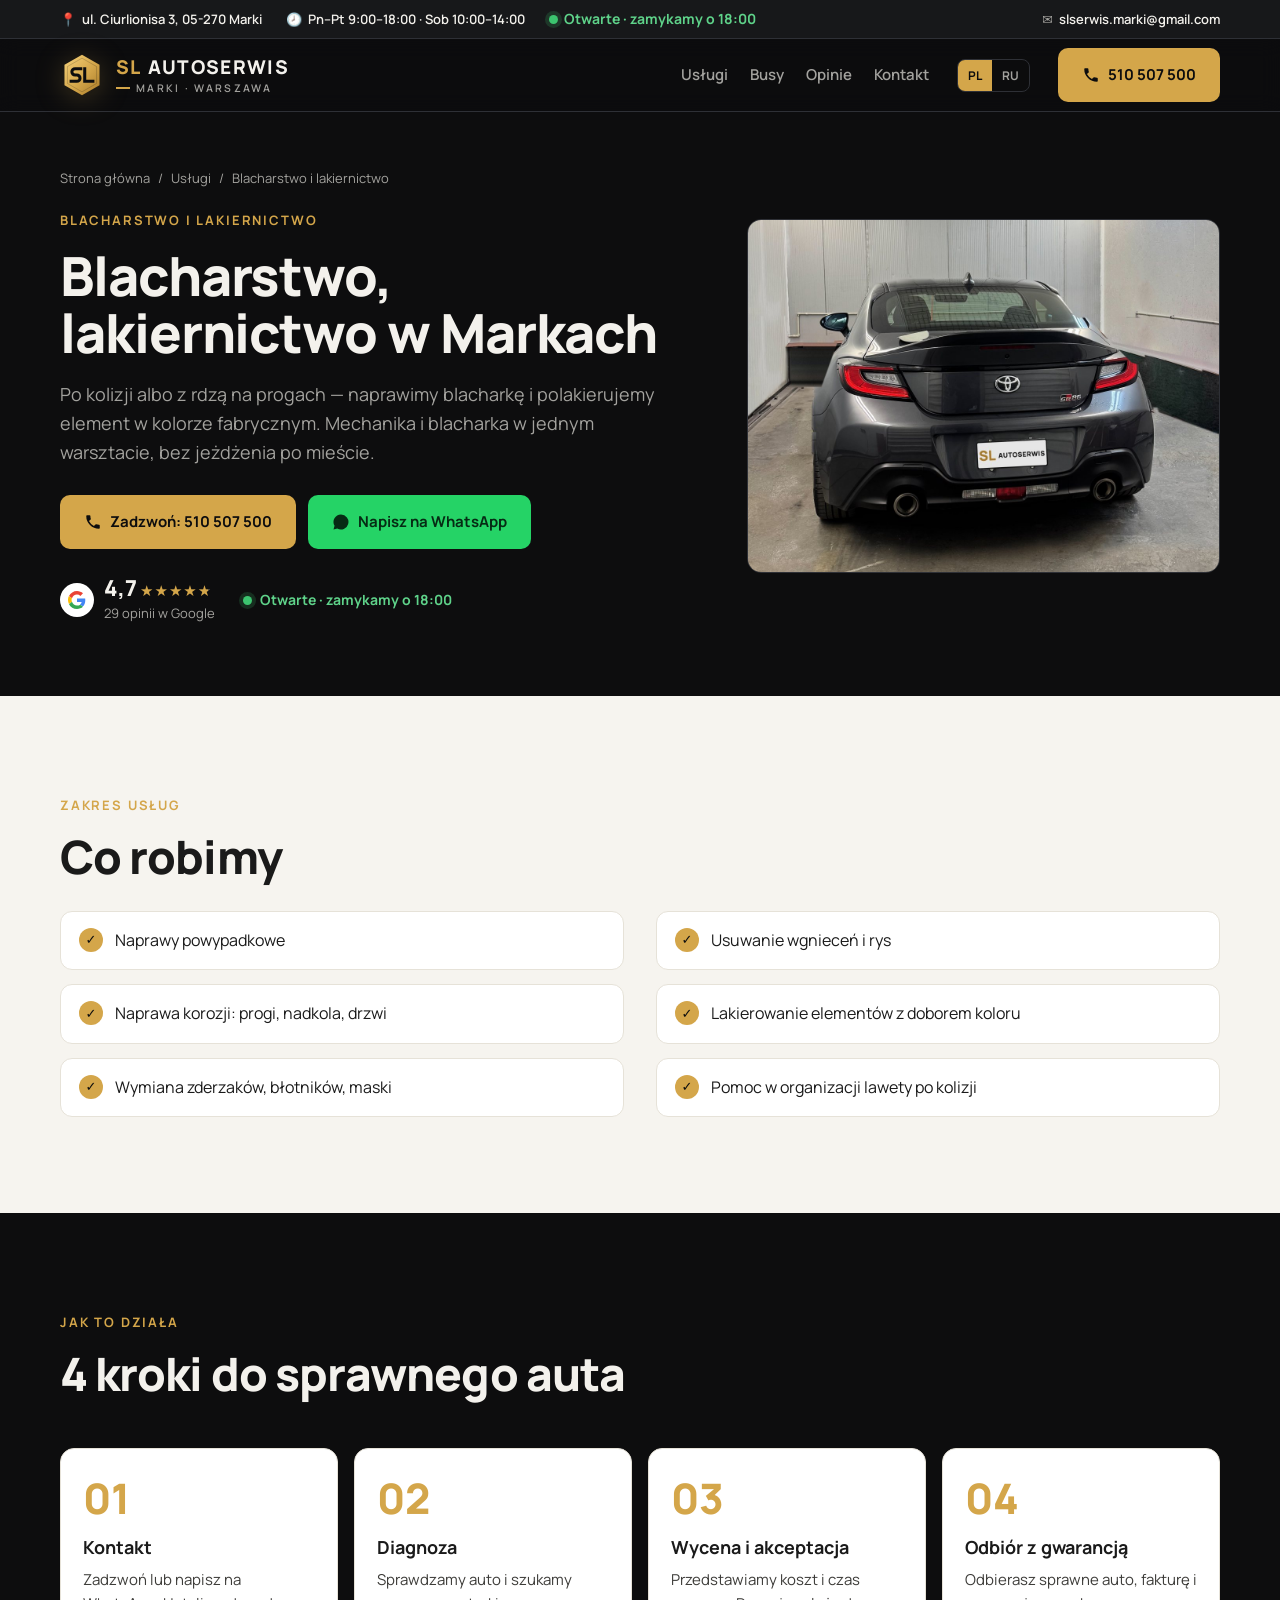
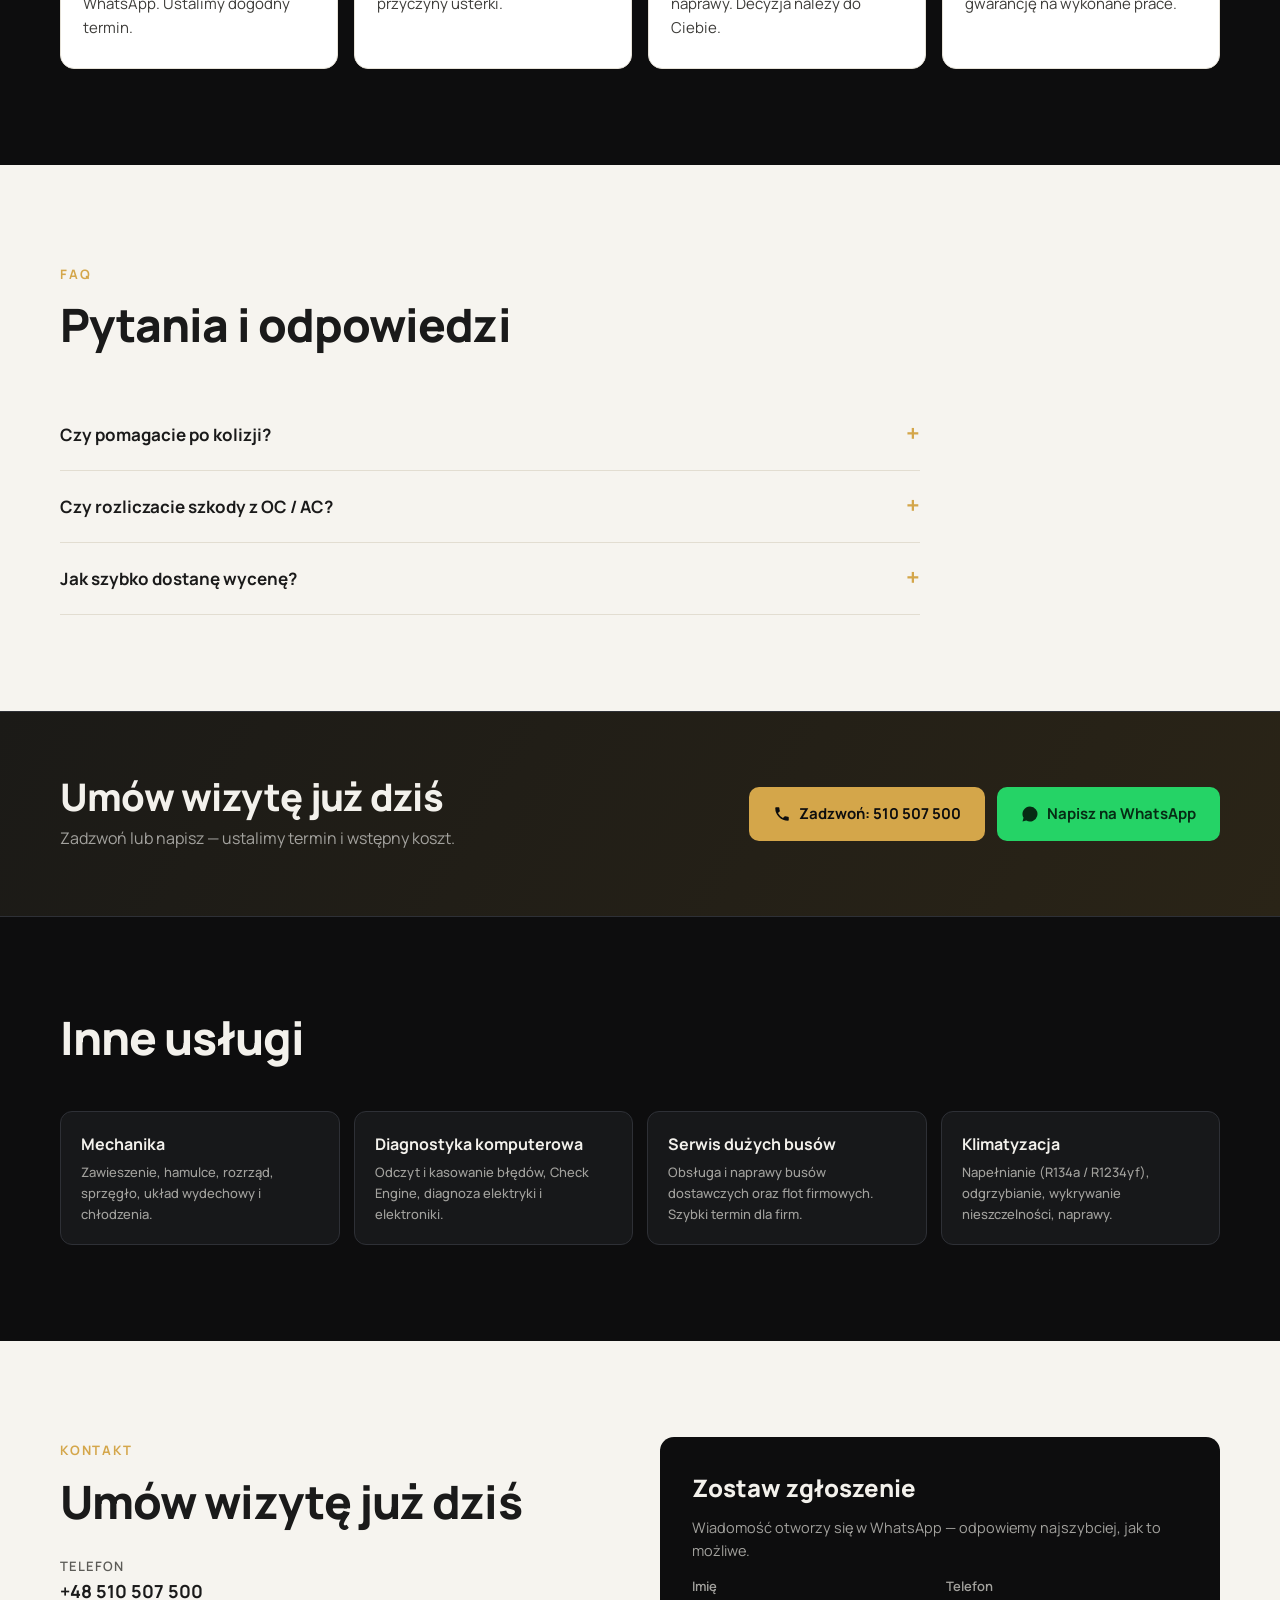
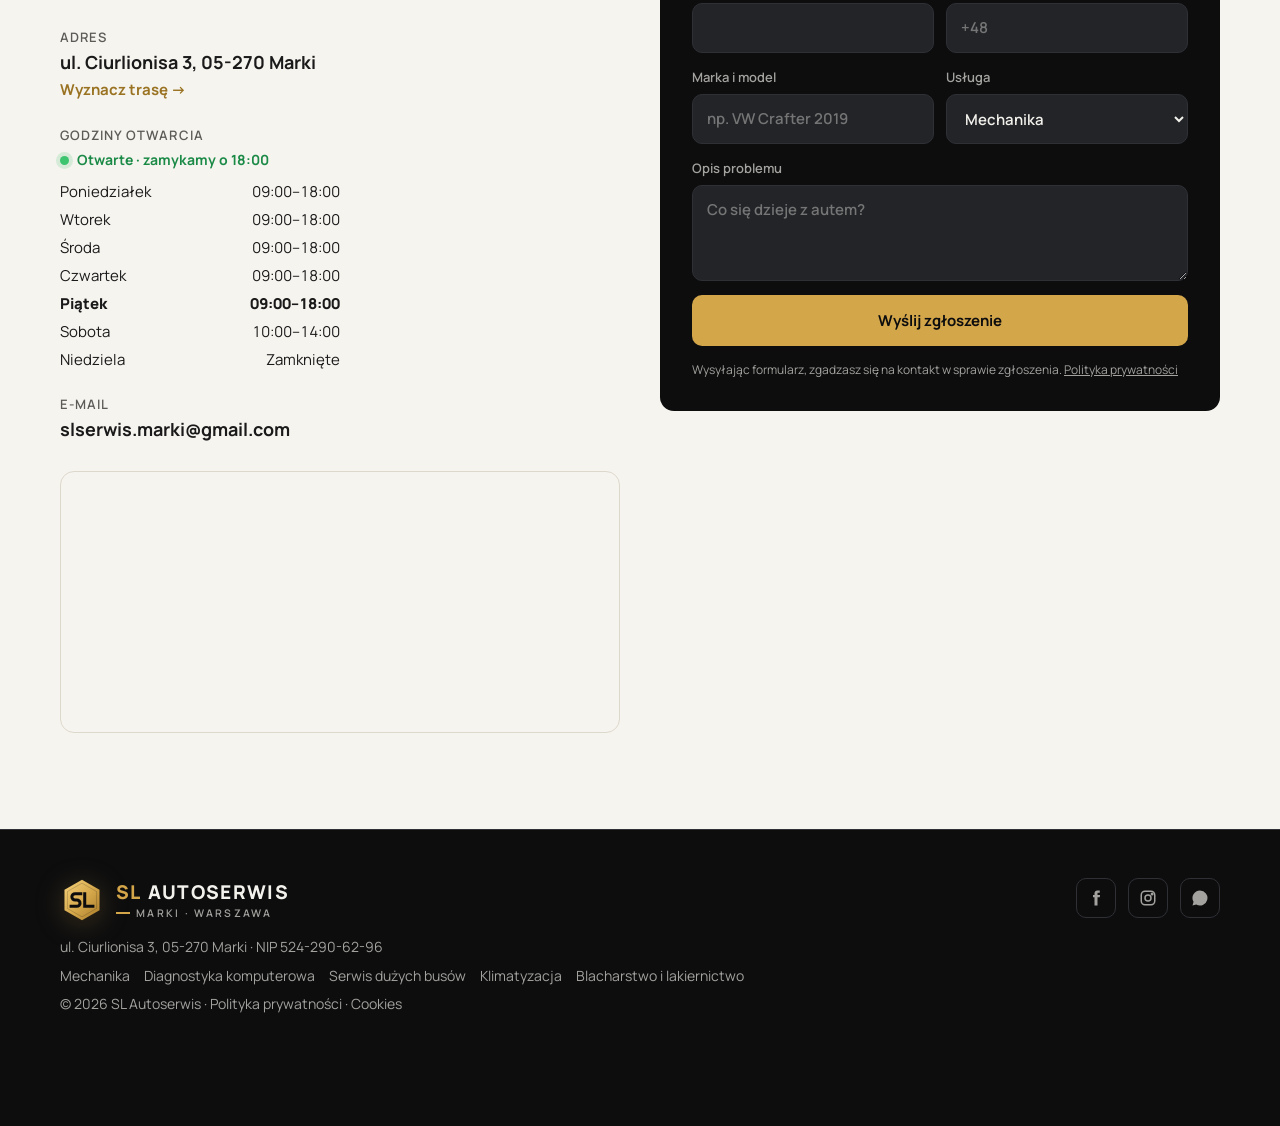
<file: uslugi/blacharstwo-lakiernictwo/index.html>
<!doctype html>
<html lang="pl" data-hours='{"0":null,"1":["09:00","18:00"],"2":["09:00","18:00"],"3":["09:00","18:00"],"4":["09:00","18:00"],"5":["09:00","18:00"],"6":["10:00","14:00"]}' data-gplace="ChIJBzP2SDncIEYR_Mc0iPlmmOU">
<head>
<meta charset="utf-8">
<meta name="viewport" content="width=device-width, initial-scale=1">
<title>Blacharstwo, lakiernictwo Marki — naprawy powypadkowe | SL Autoserwis</title>
<meta name="description" content="Blacharstwo i lakiernictwo w Markach: naprawy powypadkowe, wgniecenia, korozja, lakierowanie. Pomoc po kolizji. ☎ 510 507 500">
<link rel="canonical" href="https://slautoserwis.pl/uslugi/blacharstwo-lakiernictwo/">
<link rel="alternate" hreflang="pl" href="https://slautoserwis.pl/uslugi/blacharstwo-lakiernictwo/">
<link rel="alternate" hreflang="ru" href="https://slautoserwis.pl/ru/uslugi/blacharstwo-lakiernictwo/">
<link rel="alternate" hreflang="x-default" href="https://slautoserwis.pl/uslugi/blacharstwo-lakiernictwo/">
<meta property="og:type" content="website">
<meta property="og:title" content="Blacharstwo, lakiernictwo Marki — naprawy powypadkowe | SL Autoserwis">
<meta property="og:description" content="Blacharstwo i lakiernictwo w Markach: naprawy powypadkowe, wgniecenia, korozja, lakierowanie. Pomoc po kolizji. ☎ 510 507 500">
<meta property="og:url" content="https://slautoserwis.pl/uslugi/blacharstwo-lakiernictwo/">
<meta property="og:image" content="https://slautoserwis.pl/assets/img/og.jpg">
<meta property="og:image:width" content="1200">
<meta property="og:image:height" content="630">
<meta property="og:locale" content="pl_PL">
<link rel="preconnect" href="https://fonts.googleapis.com">
<link rel="preconnect" href="https://fonts.gstatic.com" crossorigin>
<link href="https://fonts.googleapis.com/css2?family=Manrope:wght@400;500;600;700;800&display=swap&subset=latin-ext,cyrillic" rel="stylesheet">
<link rel="icon" type="image/svg+xml" href="../../assets/favicon.svg">
<link rel="stylesheet" href="../../assets/styles.css?v=c47a396a">
<script>document.documentElement.classList.add("js")</script>
<script type="application/ld+json">{"@context":"https://schema.org","@type":"AutoRepair","name":"SL Autoserwis","url":"https://slautoserwis.pl/","telephone":"+48510507500","taxID":"5242906296","email":"slserwis.marki@gmail.com","address":{"@type":"PostalAddress","streetAddress":"ul. Ciurlionisa 3","postalCode":"05-270","addressLocality":"Marki","addressCountry":"PL"},"geo":{"@type":"GeoCoordinates","latitude":52.3366502,"longitude":21.112326},"hasMap":"https://www.google.com/maps?cid=16544086453063567356","openingHoursSpecification":[{"@type":"OpeningHoursSpecification","dayOfWeek":"Monday","opens":"09:00","closes":"18:00"},{"@type":"OpeningHoursSpecification","dayOfWeek":"Tuesday","opens":"09:00","closes":"18:00"},{"@type":"OpeningHoursSpecification","dayOfWeek":"Wednesday","opens":"09:00","closes":"18:00"},{"@type":"OpeningHoursSpecification","dayOfWeek":"Thursday","opens":"09:00","closes":"18:00"},{"@type":"OpeningHoursSpecification","dayOfWeek":"Friday","opens":"09:00","closes":"18:00"},{"@type":"OpeningHoursSpecification","dayOfWeek":"Saturday","opens":"10:00","closes":"14:00"}],"knowsLanguage":["pl","ru"],"sameAs":["https://www.facebook.com/SLautoserwis","https://www.instagram.com/sl_autoserwis/"],"makesOffer":{"@type":"Offer","itemOffered":{"@type":"Service","name":"Blacharstwo i lakiernictwo","areaServed":["Marki","Warszawa","Ząbki","Kobyłka"]}}}</script>
</head>
<body>



<div class="topbar">
  <div class="wrap">
    <div style="display:flex;gap:24px;flex-wrap:wrap;align-items:center">
      <span>📍 <b>ul. Ciurlionisa 3, 05-270 Marki</b></span>
      <span>🕗 <b>Pn–Pt 9:00–18:00 · Sob 10:00–14:00</b></span>
      <span class="status" data-status></span>
    </div>
    <span>✉️ <a href="mailto:slserwis.marki@gmail.com"><b>slserwis.marki@gmail.com</b></a></span>
  </div>
</div>

<header class="site">
  <div class="wrap">
    <a href="../../" class="logo" aria-label="SL Autoserwis">
      <svg class="logo-mark" width="44" height="44" viewBox="0 0 64 64" aria-hidden="true">
  <defs><linearGradient id="lg-h" x1="0" y1="0" x2="1" y2="1"><stop offset="0" stop-color="#f6d27a"/><stop offset=".55" stop-color="#d4a64a"/><stop offset="1" stop-color="#a87a28"/></linearGradient></defs>
  <path d="M32 2.5 57.5 17.2v29.6L32 61.5 6.5 46.8V17.2z" fill="url(#lg-h)"/>
  <path d="M32 7.5 53.2 19.7v24.6L32 56.5 10.8 44.3V19.7z" fill="none" stroke="#0d0d0e" stroke-opacity=".22" stroke-width="1.2"/>
  <g transform="translate(32 32) scale(.88) translate(-32 -32)">
    <path d="M30 21.5H20.5a5.25 5.25 0 0 0 0 10.5h3a5.25 5.25 0 0 1 0 10.5H14" fill="none" stroke="#0d0d0e" stroke-width="5" stroke-linecap="square" stroke-linejoin="round"/>
    <path d="M36.5 21.5v21H50" fill="none" stroke="#0d0d0e" stroke-width="5" stroke-linecap="square" stroke-linejoin="miter"/>
  </g>
</svg>
      <span class="logo-text"><b><em>SL</em>AUTOSERWIS</b><small>Marki · Warszawa</small></span>
    </a>
    <nav class="main">
      <a href="../../#uslugi">Usługi</a>
      <a href="../../#busy">Busy</a>
      <a href="../../#opinie">Opinie</a>
      <a href="../../#kontakt">Kontakt</a>
    </nav>
    <div class="lang" role="group" aria-label="Język / Язык">
      <a href="../../uslugi/blacharstwo-lakiernictwo/" hreflang="pl" class="on" aria-current="true">PL</a><a href="../../ru/uslugi/blacharstwo-lakiernictwo/" hreflang="ru">RU</a>
    </div>
    <a href="tel:+48510507500" class="btn btn-gold btn-call"><svg viewBox="0 0 24 24" fill="currentColor" aria-hidden="true"><path d="M6.6 10.8a15.1 15.1 0 0 0 6.6 6.6l2.2-2.2c.3-.3.7-.4 1-.2 1.1.4 2.3.6 3.6.6.6 0 1 .4 1 1V20c0 .6-.4 1-1 1A17 17 0 0 1 3 4c0-.6.4-1 1-1h3.5c.6 0 1 .4 1 1 0 1.3.2 2.5.6 3.6.1.3 0 .7-.2 1l-2.3 2.2z"/></svg>510 507 500</a>
  </div>
</header>

<main id="top">

<section class="page-hero">
  <div class="wrap">
    <div>
      <nav class="crumbs" aria-label="breadcrumbs"><a href="../../">Strona główna</a><span>/</span><a href="../../#uslugi">Usługi</a><span>/</span><span>Blacharstwo i lakiernictwo</span></nav>
      <span class="eyebrow">Blacharstwo i lakiernictwo</span>
      <h1>Blacharstwo, lakiernictwo w Markach</h1>
      <p class="lead" style="font-size:18px;color:var(--muted);margin:20px 0 28px;max-width:600px">Po kolizji albo z rdzą na progach — naprawimy blacharkę i polakierujemy element w kolorze fabrycznym. Mechanika i blacharka w jednym warsztacie, bez jeżdżenia po mieście.</p>
      <div class="ctas" style="display:flex;gap:12px;flex-wrap:wrap">
        <a href="tel:+48510507500" class="btn btn-gold"><svg viewBox="0 0 24 24" fill="currentColor" aria-hidden="true"><path d="M6.6 10.8a15.1 15.1 0 0 0 6.6 6.6l2.2-2.2c.3-.3.7-.4 1-.2 1.1.4 2.3.6 3.6.6.6 0 1 .4 1 1V20c0 .6-.4 1-1 1A17 17 0 0 1 3 4c0-.6.4-1 1-1h3.5c.6 0 1 .4 1 1 0 1.3.2 2.5.6 3.6.1.3 0 .7-.2 1l-2.3 2.2z"/></svg><span>Zadzwoń: 510 507 500</span></a>
        <a href="https://wa.me/48510507500" target="_blank" rel="noopener" class="btn btn-wa"><svg viewBox="0 0 24 24" fill="currentColor" aria-hidden="true"><path d="M17.5 14.4c-.3-.1-1.8-.9-2-1-.3-.1-.5-.1-.7.1l-.9 1.2c-.2.2-.3.2-.6.1a8 8 0 0 1-4-3.5c-.3-.5.3-.5.9-1.6.1-.2 0-.4 0-.5l-.9-2.2c-.2-.6-.5-.5-.7-.5h-.6c-.2 0-.5.1-.8.4-.3.3-1 1-1 2.5s1.1 2.9 1.2 3.1c.1.2 2.1 3.2 5.1 4.5 1.9.8 2.6.9 3.6.7.6-.1 1.8-.7 2-1.4.2-.7.2-1.3.2-1.4-.1-.2-.3-.3-.6-.4zM12 2a10 10 0 0 0-8.6 15.1L2 22l5-1.3A10 10 0 1 0 12 2z"/></svg><span>Napisz na WhatsApp</span></a>
      </div>
      <div class="hero-meta">
        
      <a class="rating" href="https://www.google.com/maps?cid=16544086453063567356" target="_blank" rel="noopener">
        <span class="g"><svg viewBox="0 0 48 48" aria-hidden="true"><path fill="#EA4335" d="M24 9.5c3.5 0 6.6 1.2 9.1 3.6l6.8-6.8C35.8 2.4 30.3 0 24 0 14.6 0 6.6 5.4 2.7 13.3l7.9 6.1C12.5 13.6 17.8 9.5 24 9.5z"/><path fill="#4285F4" d="M46.1 24.5c0-1.6-.1-3.1-.4-4.5H24v9h12.4c-.5 2.9-2.2 5.3-4.6 6.9l7.4 5.7c4.3-4 6.9-9.9 6.9-17.1z"/><path fill="#FBBC05" d="M10.6 28.6A14.5 14.5 0 0 1 9.5 24c0-1.6.3-3.2.8-4.6l-7.9-6.1A24 24 0 0 0 0 24c0 3.9.9 7.5 2.7 10.7l7.9-6.1z"/><path fill="#34A853" d="M24 48c6.5 0 11.9-2.1 15.9-5.8l-7.4-5.7c-2.1 1.4-4.8 2.3-8.5 2.3-6.2 0-11.5-4.2-13.4-9.9l-7.9 6.1C6.6 42.6 14.6 48 24 48z"/></svg></span>
        <span><strong data-g-rating>4,7</strong> <span class="stars" style="--r:94%">★★★★★</span><small data-g-count>29 opinii w Google</small></span>
      </a>
        <span class="status" data-status></span>
      </div>
    </div>
    <div class="ph has-img"><img src="../../assets/img/uslugi-lakiernictwo.jpg" alt="Blacharstwo i lakiernictwo — SL Autoserwis" width="1200" height="900" fetchpriority="high"></div>
  </div>
</section>

<section class="light">
  <div class="wrap">
    <div class="rv">
      <span class="eyebrow">Zakres usług</span>
      <h2 style="margin-bottom:28px">Co robimy</h2>
      <ul class="items">
        <li>Naprawy powypadkowe</li>
        <li>Usuwanie wgnieceń i rys</li>
        <li>Naprawa korozji: progi, nadkola, drzwi</li>
        <li>Lakierowanie elementów z doborem koloru</li>
        <li>Wymiana zderzaków, błotników, maski</li>
        <li>Pomoc w organizacji lawety po kolizji</li>
      </ul>
    </div>
    
  </div>
</section>

<section class="">
  <div class="wrap">
    <div class="sec-head rv">
      <span class="eyebrow">Jak to działa</span>
      <h2>4 kroki do sprawnego auta</h2>
    </div>
    <div class="steps">
      <div class="step rv"><b>Kontakt</b><p>Zadzwoń lub napisz na WhatsApp. Ustalimy dogodny termin.</p></div>
      <div class="step rv"><b>Diagnoza</b><p>Sprawdzamy auto i szukamy przyczyny usterki.</p></div>
      <div class="step rv"><b>Wycena i akceptacja</b><p>Przedstawiamy koszt i czas naprawy. Decyzja należy do Ciebie.</p></div>
      <div class="step rv"><b>Odbiór z gwarancją</b><p>Odbierasz sprawne auto, fakturę i gwarancję na wykonane prace.</p></div>
    </div>
  </div>
</section>

<section class="light">
  <div class="wrap">
    <div class="sec-head rv">
      <span class="eyebrow">FAQ</span>
      <h2>Pytania i odpowiedzi</h2>
    </div>
    <div class="faq-light"><div class="faq rv">
      <details><summary>Czy pomagacie po kolizji?</summary><p><span class="tbd" title="Do potwierdzenia">Tak. Pomagamy zorganizować lawetę i przygotować dokumenty dla ubezpieczyciela.</span></p></details>
      <details><summary>Czy rozliczacie szkody z OC / AC?</summary><p><span class="tbd" title="Do potwierdzenia">Tak, możemy rozliczyć naprawę z ubezpieczycielem.</span></p></details>
      <details><summary>Jak szybko dostanę wycenę?</summary><p>Wyślij zdjęcia uszkodzeń na WhatsApp — wstępną wycenę podamy zwykle w ciągu jednego dnia.</p></details>
    </div></div>
  </div>
</section>

<section class="cta-band">
  <div class="wrap">
    <div>
      <h2>Umów wizytę już dziś</h2>
      <p style="color:var(--muted);margin-top:8px">Zadzwoń lub napisz — ustalimy termin i wstępny koszt.</p>
    </div>
    <div class="ctas">
        <a href="tel:+48510507500" class="btn btn-gold"><svg viewBox="0 0 24 24" fill="currentColor" aria-hidden="true"><path d="M6.6 10.8a15.1 15.1 0 0 0 6.6 6.6l2.2-2.2c.3-.3.7-.4 1-.2 1.1.4 2.3.6 3.6.6.6 0 1 .4 1 1V20c0 .6-.4 1-1 1A17 17 0 0 1 3 4c0-.6.4-1 1-1h3.5c.6 0 1 .4 1 1 0 1.3.2 2.5.6 3.6.1.3 0 .7-.2 1l-2.3 2.2z"/></svg><span>Zadzwoń: 510 507 500</span></a>
        <a href="https://wa.me/48510507500" target="_blank" rel="noopener" class="btn btn-wa"><svg viewBox="0 0 24 24" fill="currentColor" aria-hidden="true"><path d="M17.5 14.4c-.3-.1-1.8-.9-2-1-.3-.1-.5-.1-.7.1l-.9 1.2c-.2.2-.3.2-.6.1a8 8 0 0 1-4-3.5c-.3-.5.3-.5.9-1.6.1-.2 0-.4 0-.5l-.9-2.2c-.2-.6-.5-.5-.7-.5h-.6c-.2 0-.5.1-.8.4-.3.3-1 1-1 2.5s1.1 2.9 1.2 3.1c.1.2 2.1 3.2 5.1 4.5 1.9.8 2.6.9 3.6.7.6-.1 1.8-.7 2-1.4.2-.7.2-1.3.2-1.4-.1-.2-.3-.3-.6-.4zM12 2a10 10 0 0 0-8.6 15.1L2 22l5-1.3A10 10 0 1 0 12 2z"/></svg><span>Napisz na WhatsApp</span></a>
    </div>
  </div>
</section>

<section>
  <div class="wrap">
    <div class="sec-head rv"><h2>Inne usługi</h2></div>
    <div class="other">
      <a class="rv" href="../../uslugi/mechanika/">Mechanika<small>Zawieszenie, hamulce, rozrząd, sprzęgło, układ wydechowy i chłodzenia.</small></a>
      <a class="rv" href="../../uslugi/diagnostyka/">Diagnostyka komputerowa<small>Odczyt i kasowanie błędów, Check Engine, diagnoza elektryki i elektroniki.</small></a>
      <a class="rv" href="../../uslugi/serwis-busow/">Serwis dużych busów<small>Obsługa i naprawy busów dostawczych oraz flot firmowych. Szybki termin dla firm.</small></a>
      <a class="rv" href="../../uslugi/klimatyzacja/">Klimatyzacja<small>Napełnianie (R134a / R1234yf), odgrzybianie, wykrywanie nieszczelności, naprawy.</small></a>
    </div>
  </div>
</section>

<section id="kontakt" class="light contact">
  <div class="wrap">
    <div class="rv">
      <span class="eyebrow">Kontakt</span>
      <h2>Umów wizytę już dziś</h2>
      <div class="info">
        <div><small>Telefon</small><a href="tel:+48510507500">+48 510 507 500</a></div>
        <div><small>Adres</small><b>ul. Ciurlionisa 3, 05-270 Marki</b><br><a href="https://www.google.com/maps/dir/?api=1&destination=SL+Autoserwis%2C+Ciurlionisa+3%2C+05-270+Marki" target="_blank" rel="noopener" style="font-size:15px;color:#9a7322">Wyznacz trasę →</a></div>
        <div><small>Godziny otwarcia</small><span class="status" data-status style="margin:4px 0 8px"></span><ul class="hours"><li data-day="1"><span>Poniedziałek</span><span>09:00–18:00</span></li><li data-day="2"><span>Wtorek</span><span>09:00–18:00</span></li><li data-day="3"><span>Środa</span><span>09:00–18:00</span></li><li data-day="4"><span>Czwartek</span><span>09:00–18:00</span></li><li data-day="5"><span>Piątek</span><span>09:00–18:00</span></li><li data-day="6"><span>Sobota</span><span>10:00–14:00</span></li><li data-day="0"><span>Niedziela</span><span>Zamknięte</span></li></ul></div>
        <div><small>E-mail</small><a href="mailto:slserwis.marki@gmail.com">slserwis.marki@gmail.com</a></div>
      </div>
      <div class="map"><iframe title="SL Autoserwis — Adres" loading="lazy" referrerpolicy="no-referrer-when-downgrade" src="https://www.google.com/maps?q=SL+Autoserwis,+Ciurlionisa+3,+05-270+Marki&z=15&output=embed&hl=pl"></iframe></div>
    </div>
    <form class="lead rv" id="leadForm">
      <h3>Zostaw zgłoszenie</h3>
      <p>Wiadomość otworzy się w WhatsApp — odpowiemy najszybciej, jak to możliwe.</p>
      <div class="row">
        <label>Imię<input id="f-name" name="name" required autocomplete="given-name"></label>
        <label>Telefon<input id="f-phone" name="phone" type="tel" required autocomplete="tel" placeholder="+48"></label>
      </div>
      <div class="row">
        <label>Marka i model<input id="f-car" name="car" placeholder="np. VW Crafter 2019"></label>
        <label>Usługa
          <select id="f-service" name="service">
            <option>Mechanika</option><option>Diagnostyka komputerowa</option><option>Serwis dużych busów</option><option>Klimatyzacja</option><option>Blacharstwo i lakiernictwo</option><option>Skrzynie biegów / DSG</option><option>Olej i przeglądy</option><option>Opony i geometria</option><option>Inne</option>
          </select>
        </label>
      </div>
      <label>Opis problemu<textarea id="f-msg" name="msg" placeholder="Co się dzieje z autem?"></textarea></label>
      <button class="btn btn-gold" type="submit">Wyślij zgłoszenie</button>
      <small>Wysyłając formularz, zgadzasz się na kontakt w sprawie zgłoszenia. <a href="#" style="text-decoration:underline">Polityka prywatności</a></small>
    </form>
  </div>
</section>

</main>

<footer>
  <div class="wrap">
    <div>
      <a href="../../" class="logo" style="margin-bottom:14px"><svg class="logo-mark" width="44" height="44" viewBox="0 0 64 64" aria-hidden="true">
  <defs><linearGradient id="lg-f" x1="0" y1="0" x2="1" y2="1"><stop offset="0" stop-color="#f6d27a"/><stop offset=".55" stop-color="#d4a64a"/><stop offset="1" stop-color="#a87a28"/></linearGradient></defs>
  <path d="M32 2.5 57.5 17.2v29.6L32 61.5 6.5 46.8V17.2z" fill="url(#lg-f)"/>
  <path d="M32 7.5 53.2 19.7v24.6L32 56.5 10.8 44.3V19.7z" fill="none" stroke="#0d0d0e" stroke-opacity=".22" stroke-width="1.2"/>
  <g transform="translate(32 32) scale(.88) translate(-32 -32)">
    <path d="M30 21.5H20.5a5.25 5.25 0 0 0 0 10.5h3a5.25 5.25 0 0 1 0 10.5H14" fill="none" stroke="#0d0d0e" stroke-width="5" stroke-linecap="square" stroke-linejoin="round"/>
    <path d="M36.5 21.5v21H50" fill="none" stroke="#0d0d0e" stroke-width="5" stroke-linecap="square" stroke-linejoin="miter"/>
  </g>
</svg>
      <span class="logo-text"><b><em>SL</em>AUTOSERWIS</b><small>Marki · Warszawa</small></span></a>
      <div>ul. Ciurlionisa 3, 05-270 Marki · NIP 524-290-62-96</div>
      <div style="margin-top:6px;display:flex;gap:6px 14px;flex-wrap:wrap"><a href="../../uslugi/mechanika/">Mechanika</a><a href="../../uslugi/diagnostyka/">Diagnostyka komputerowa</a><a href="../../uslugi/serwis-busow/">Serwis dużych busów</a><a href="../../uslugi/klimatyzacja/">Klimatyzacja</a><a href="../../uslugi/blacharstwo-lakiernictwo/">Blacharstwo i lakiernictwo</a></div>
      <div style="margin-top:6px">© 2026 SL Autoserwis · <a href="#">Polityka prywatności</a> · <a href="#">Cookies</a></div>
    </div>
    <div class="soc">
      <a href="https://www.facebook.com/SLautoserwis" target="_blank" rel="noopener" aria-label="Facebook"><svg viewBox="0 0 24 24" fill="currentColor"><path d="M14 8V6c0-.9.6-1 1-1h2V2h-3c-3 0-4 2-4 4v2H8v3h2v11h4V11h3l.4-3H14z"/></svg></a>
      <a href="https://www.instagram.com/sl_autoserwis/" target="_blank" rel="noopener" aria-label="Instagram"><svg viewBox="0 0 24 24" fill="none" stroke="currentColor" stroke-width="2"><rect x="3" y="3" width="18" height="18" rx="5"/><circle cx="12" cy="12" r="4"/><circle cx="17.5" cy="6.5" r="1" fill="currentColor"/></svg></a>
      <a href="https://wa.me/48510507500" target="_blank" rel="noopener" aria-label="WhatsApp"><svg viewBox="0 0 24 24" fill="currentColor" aria-hidden="true"><path d="M17.5 14.4c-.3-.1-1.8-.9-2-1-.3-.1-.5-.1-.7.1l-.9 1.2c-.2.2-.3.2-.6.1a8 8 0 0 1-4-3.5c-.3-.5.3-.5.9-1.6.1-.2 0-.4 0-.5l-.9-2.2c-.2-.6-.5-.5-.7-.5h-.6c-.2 0-.5.1-.8.4-.3.3-1 1-1 2.5s1.1 2.9 1.2 3.1c.1.2 2.1 3.2 5.1 4.5 1.9.8 2.6.9 3.6.7.6-.1 1.8-.7 2-1.4.2-.7.2-1.3.2-1.4-.1-.2-.3-.3-.6-.4zM12 2a10 10 0 0 0-8.6 15.1L2 22l5-1.3A10 10 0 1 0 12 2z"/></svg></a>
    </div>
  </div>
</footer>

<div class="mbar">
  <a href="tel:+48510507500" class="btn btn-gold">Zadzwoń</a>
  <a href="https://wa.me/48510507500" target="_blank" rel="noopener" class="btn btn-wa">WhatsApp</a>
</div>

<script src="../../assets/main.js?v=954efecd"></script>
</body>
</html>
</file>
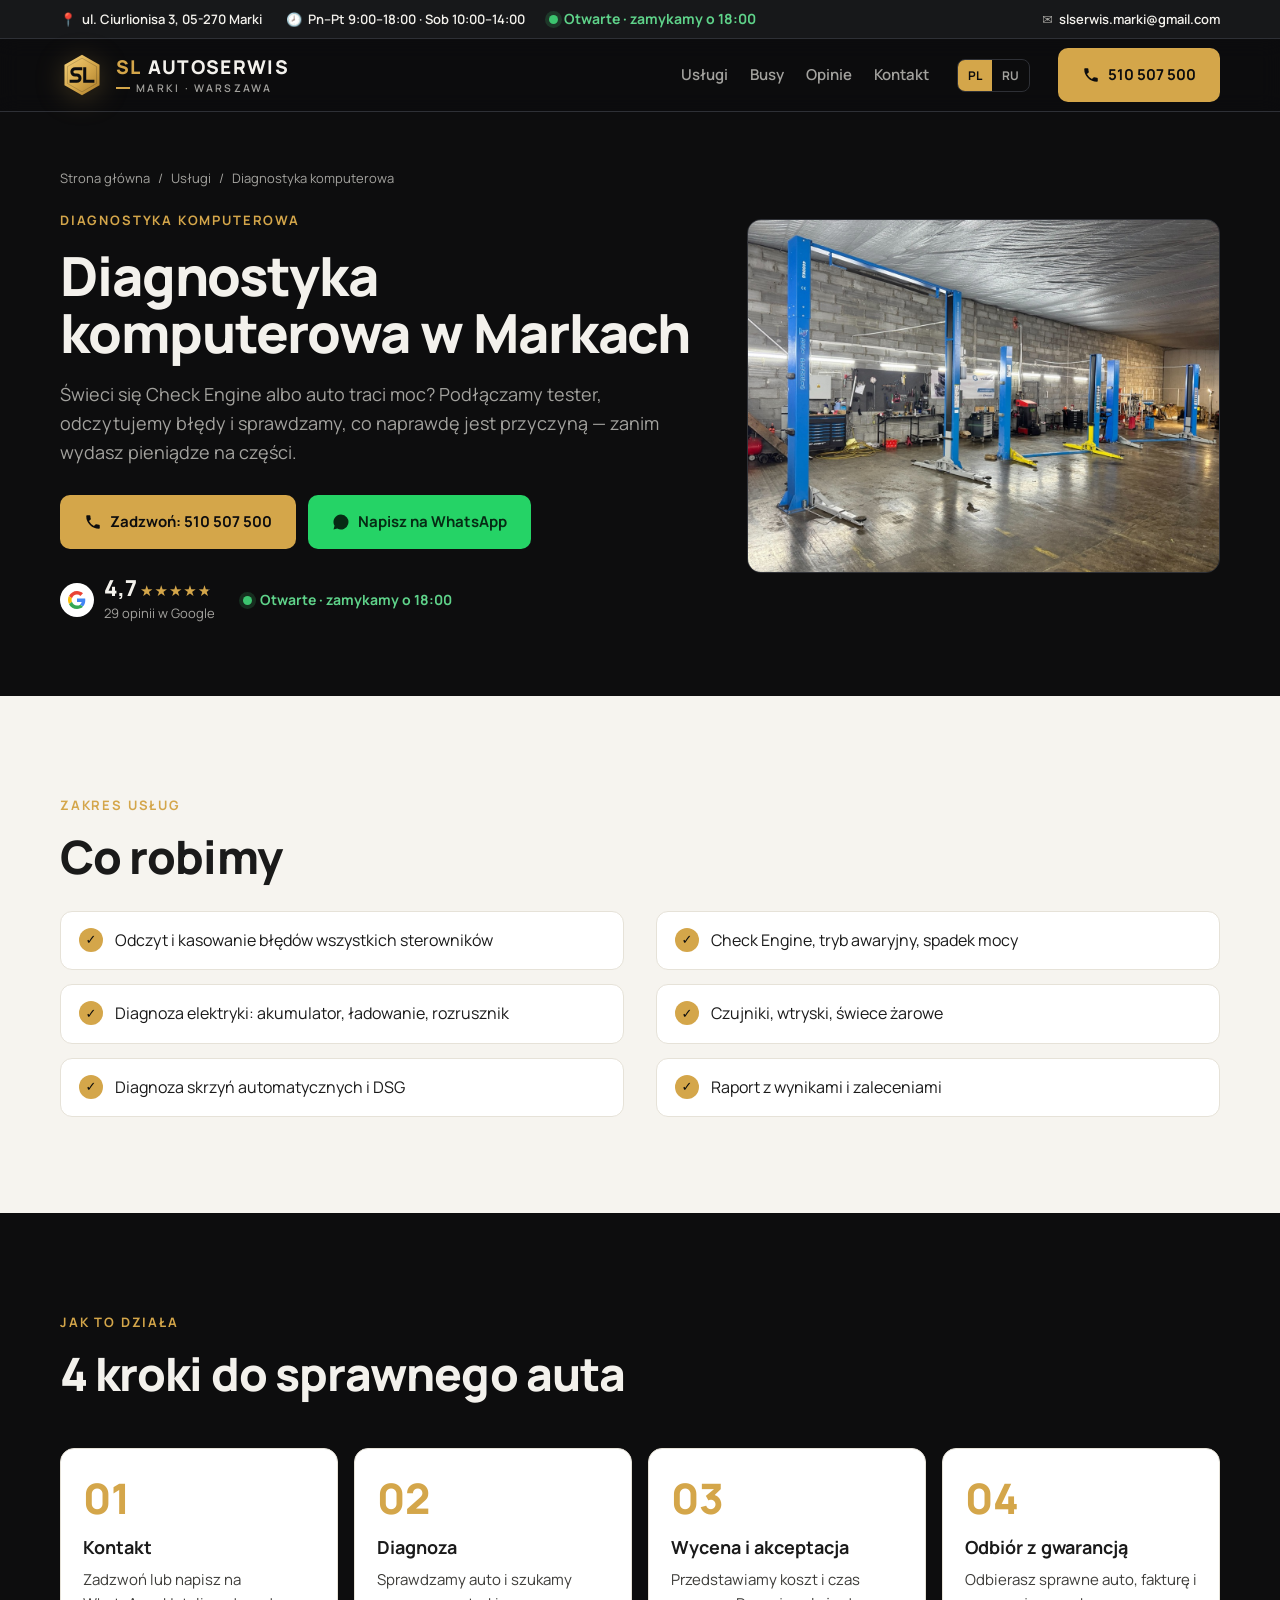
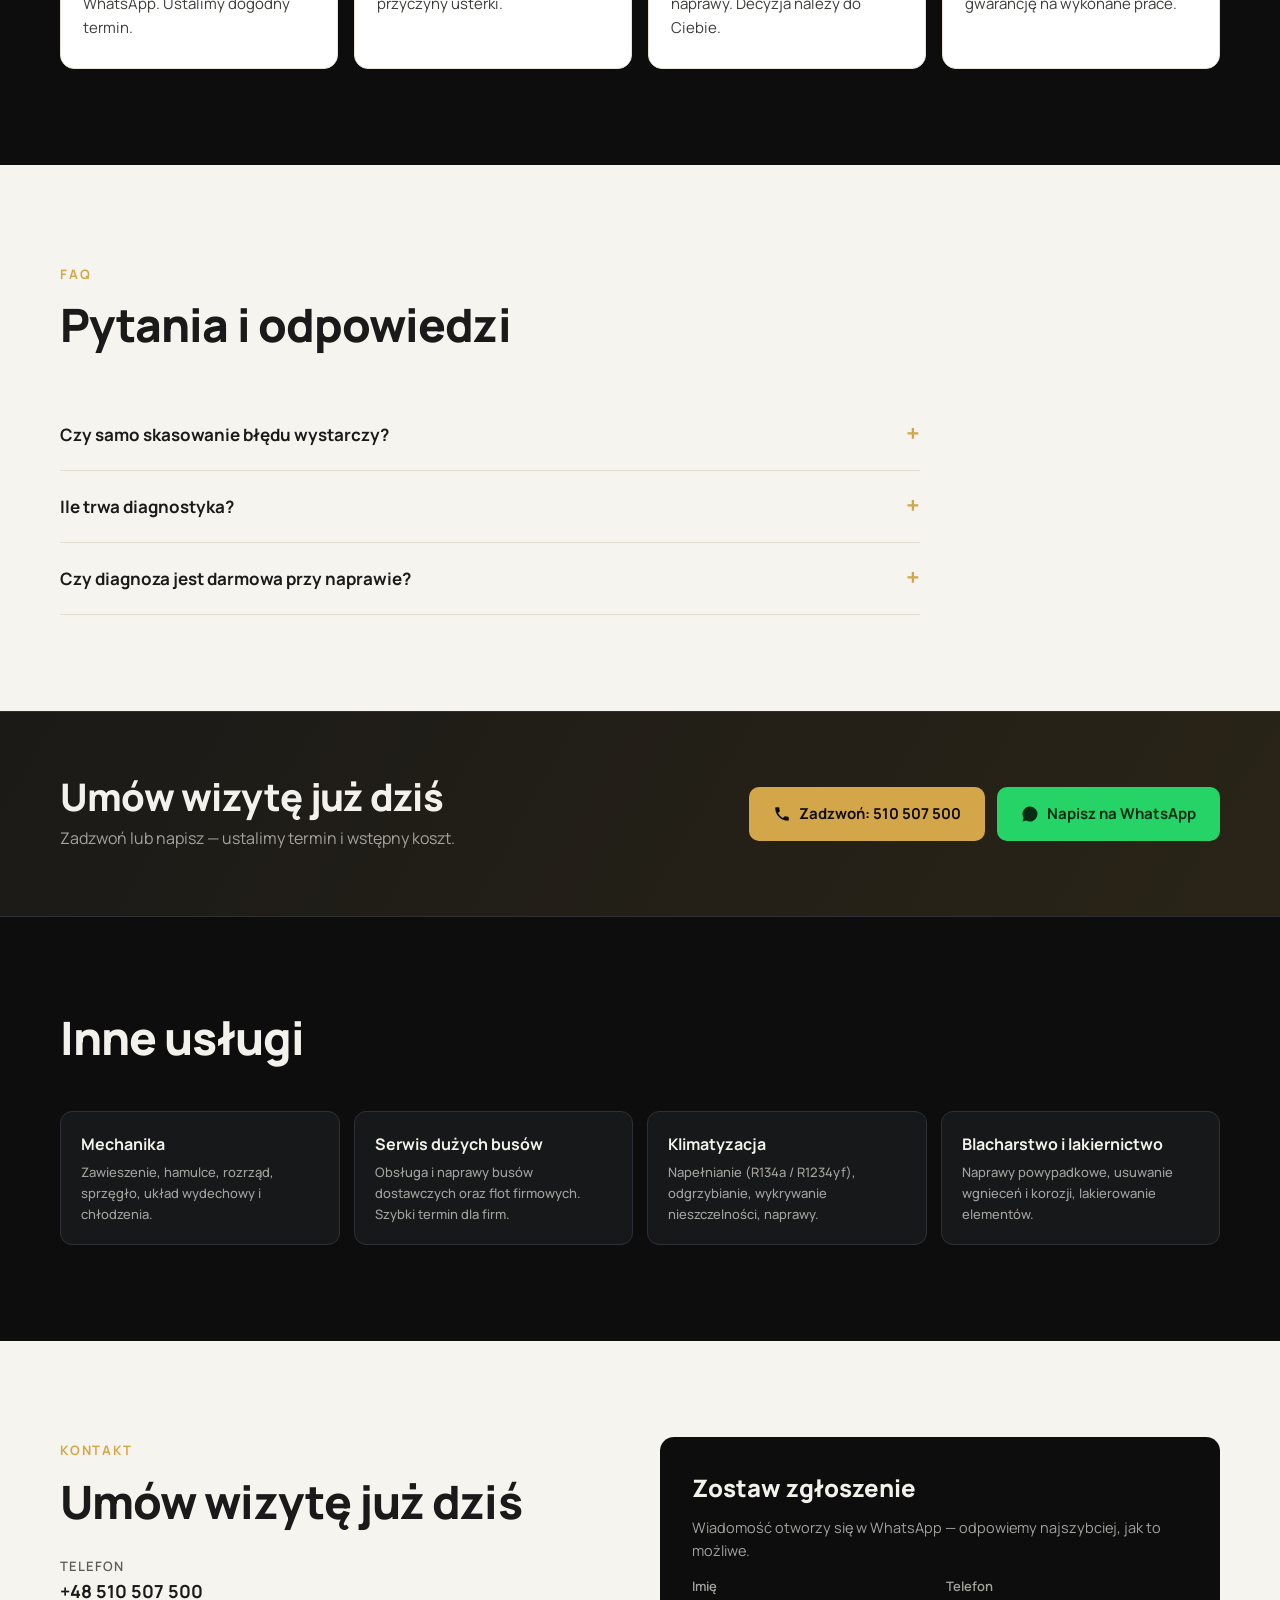
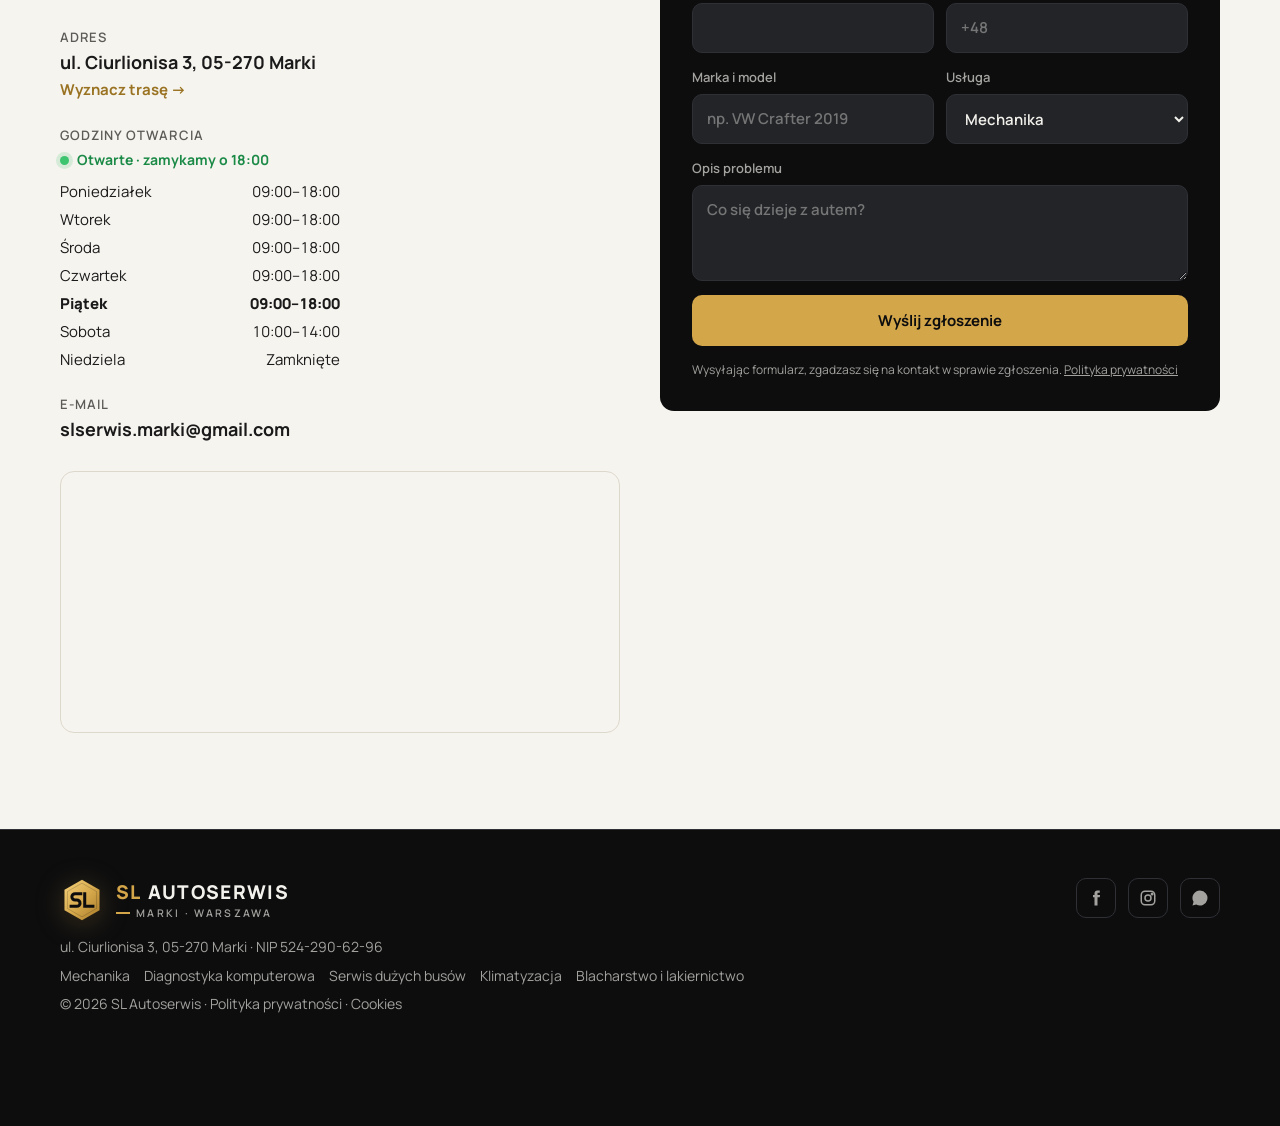
<file: uslugi/diagnostyka/index.html>
<!doctype html>
<html lang="pl" data-hours='{"0":null,"1":["09:00","18:00"],"2":["09:00","18:00"],"3":["09:00","18:00"],"4":["09:00","18:00"],"5":["09:00","18:00"],"6":["10:00","14:00"]}' data-gplace="ChIJBzP2SDncIEYR_Mc0iPlmmOU">
<head>
<meta charset="utf-8">
<meta name="viewport" content="width=device-width, initial-scale=1">
<title>Diagnostyka komputerowa Marki — Check Engine, błędy | SL Autoserwis</title>
<meta name="description" content="Diagnostyka komputerowa w Markach: odczyt i kasowanie błędów, Check Engine, elektryka. Szybki termin. ☎ 510 507 500">
<link rel="canonical" href="https://slautoserwis.pl/uslugi/diagnostyka/">
<link rel="alternate" hreflang="pl" href="https://slautoserwis.pl/uslugi/diagnostyka/">
<link rel="alternate" hreflang="ru" href="https://slautoserwis.pl/ru/uslugi/diagnostyka/">
<link rel="alternate" hreflang="x-default" href="https://slautoserwis.pl/uslugi/diagnostyka/">
<meta property="og:type" content="website">
<meta property="og:title" content="Diagnostyka komputerowa Marki — Check Engine, błędy | SL Autoserwis">
<meta property="og:description" content="Diagnostyka komputerowa w Markach: odczyt i kasowanie błędów, Check Engine, elektryka. Szybki termin. ☎ 510 507 500">
<meta property="og:url" content="https://slautoserwis.pl/uslugi/diagnostyka/">
<meta property="og:image" content="https://slautoserwis.pl/assets/img/og.jpg">
<meta property="og:image:width" content="1200">
<meta property="og:image:height" content="630">
<meta property="og:locale" content="pl_PL">
<link rel="preconnect" href="https://fonts.googleapis.com">
<link rel="preconnect" href="https://fonts.gstatic.com" crossorigin>
<link href="https://fonts.googleapis.com/css2?family=Manrope:wght@400;500;600;700;800&display=swap&subset=latin-ext,cyrillic" rel="stylesheet">
<link rel="icon" type="image/svg+xml" href="../../assets/favicon.svg">
<link rel="stylesheet" href="../../assets/styles.css?v=c47a396a">
<script>document.documentElement.classList.add("js")</script>
<script type="application/ld+json">{"@context":"https://schema.org","@type":"AutoRepair","name":"SL Autoserwis","url":"https://slautoserwis.pl/","telephone":"+48510507500","taxID":"5242906296","email":"slserwis.marki@gmail.com","address":{"@type":"PostalAddress","streetAddress":"ul. Ciurlionisa 3","postalCode":"05-270","addressLocality":"Marki","addressCountry":"PL"},"geo":{"@type":"GeoCoordinates","latitude":52.3366502,"longitude":21.112326},"hasMap":"https://www.google.com/maps?cid=16544086453063567356","openingHoursSpecification":[{"@type":"OpeningHoursSpecification","dayOfWeek":"Monday","opens":"09:00","closes":"18:00"},{"@type":"OpeningHoursSpecification","dayOfWeek":"Tuesday","opens":"09:00","closes":"18:00"},{"@type":"OpeningHoursSpecification","dayOfWeek":"Wednesday","opens":"09:00","closes":"18:00"},{"@type":"OpeningHoursSpecification","dayOfWeek":"Thursday","opens":"09:00","closes":"18:00"},{"@type":"OpeningHoursSpecification","dayOfWeek":"Friday","opens":"09:00","closes":"18:00"},{"@type":"OpeningHoursSpecification","dayOfWeek":"Saturday","opens":"10:00","closes":"14:00"}],"knowsLanguage":["pl","ru"],"sameAs":["https://www.facebook.com/SLautoserwis","https://www.instagram.com/sl_autoserwis/"],"makesOffer":{"@type":"Offer","itemOffered":{"@type":"Service","name":"Diagnostyka komputerowa","areaServed":["Marki","Warszawa","Ząbki","Kobyłka"]}}}</script>
</head>
<body>



<div class="topbar">
  <div class="wrap">
    <div style="display:flex;gap:24px;flex-wrap:wrap;align-items:center">
      <span>📍 <b>ul. Ciurlionisa 3, 05-270 Marki</b></span>
      <span>🕗 <b>Pn–Pt 9:00–18:00 · Sob 10:00–14:00</b></span>
      <span class="status" data-status></span>
    </div>
    <span>✉️ <a href="mailto:slserwis.marki@gmail.com"><b>slserwis.marki@gmail.com</b></a></span>
  </div>
</div>

<header class="site">
  <div class="wrap">
    <a href="../../" class="logo" aria-label="SL Autoserwis">
      <svg class="logo-mark" width="44" height="44" viewBox="0 0 64 64" aria-hidden="true">
  <defs><linearGradient id="lg-h" x1="0" y1="0" x2="1" y2="1"><stop offset="0" stop-color="#f6d27a"/><stop offset=".55" stop-color="#d4a64a"/><stop offset="1" stop-color="#a87a28"/></linearGradient></defs>
  <path d="M32 2.5 57.5 17.2v29.6L32 61.5 6.5 46.8V17.2z" fill="url(#lg-h)"/>
  <path d="M32 7.5 53.2 19.7v24.6L32 56.5 10.8 44.3V19.7z" fill="none" stroke="#0d0d0e" stroke-opacity=".22" stroke-width="1.2"/>
  <g transform="translate(32 32) scale(.88) translate(-32 -32)">
    <path d="M30 21.5H20.5a5.25 5.25 0 0 0 0 10.5h3a5.25 5.25 0 0 1 0 10.5H14" fill="none" stroke="#0d0d0e" stroke-width="5" stroke-linecap="square" stroke-linejoin="round"/>
    <path d="M36.5 21.5v21H50" fill="none" stroke="#0d0d0e" stroke-width="5" stroke-linecap="square" stroke-linejoin="miter"/>
  </g>
</svg>
      <span class="logo-text"><b><em>SL</em>AUTOSERWIS</b><small>Marki · Warszawa</small></span>
    </a>
    <nav class="main">
      <a href="../../#uslugi">Usługi</a>
      <a href="../../#busy">Busy</a>
      <a href="../../#opinie">Opinie</a>
      <a href="../../#kontakt">Kontakt</a>
    </nav>
    <div class="lang" role="group" aria-label="Język / Язык">
      <a href="../../uslugi/diagnostyka/" hreflang="pl" class="on" aria-current="true">PL</a><a href="../../ru/uslugi/diagnostyka/" hreflang="ru">RU</a>
    </div>
    <a href="tel:+48510507500" class="btn btn-gold btn-call"><svg viewBox="0 0 24 24" fill="currentColor" aria-hidden="true"><path d="M6.6 10.8a15.1 15.1 0 0 0 6.6 6.6l2.2-2.2c.3-.3.7-.4 1-.2 1.1.4 2.3.6 3.6.6.6 0 1 .4 1 1V20c0 .6-.4 1-1 1A17 17 0 0 1 3 4c0-.6.4-1 1-1h3.5c.6 0 1 .4 1 1 0 1.3.2 2.5.6 3.6.1.3 0 .7-.2 1l-2.3 2.2z"/></svg>510 507 500</a>
  </div>
</header>

<main id="top">

<section class="page-hero">
  <div class="wrap">
    <div>
      <nav class="crumbs" aria-label="breadcrumbs"><a href="../../">Strona główna</a><span>/</span><a href="../../#uslugi">Usługi</a><span>/</span><span>Diagnostyka komputerowa</span></nav>
      <span class="eyebrow">Diagnostyka komputerowa</span>
      <h1>Diagnostyka komputerowa w Markach</h1>
      <p class="lead" style="font-size:18px;color:var(--muted);margin:20px 0 28px;max-width:600px">Świeci się Check Engine albo auto traci moc? Podłączamy tester, odczytujemy błędy i sprawdzamy, co naprawdę jest przyczyną — zanim wydasz pieniądze na części.</p>
      <div class="ctas" style="display:flex;gap:12px;flex-wrap:wrap">
        <a href="tel:+48510507500" class="btn btn-gold"><svg viewBox="0 0 24 24" fill="currentColor" aria-hidden="true"><path d="M6.6 10.8a15.1 15.1 0 0 0 6.6 6.6l2.2-2.2c.3-.3.7-.4 1-.2 1.1.4 2.3.6 3.6.6.6 0 1 .4 1 1V20c0 .6-.4 1-1 1A17 17 0 0 1 3 4c0-.6.4-1 1-1h3.5c.6 0 1 .4 1 1 0 1.3.2 2.5.6 3.6.1.3 0 .7-.2 1l-2.3 2.2z"/></svg><span>Zadzwoń: 510 507 500</span></a>
        <a href="https://wa.me/48510507500" target="_blank" rel="noopener" class="btn btn-wa"><svg viewBox="0 0 24 24" fill="currentColor" aria-hidden="true"><path d="M17.5 14.4c-.3-.1-1.8-.9-2-1-.3-.1-.5-.1-.7.1l-.9 1.2c-.2.2-.3.2-.6.1a8 8 0 0 1-4-3.5c-.3-.5.3-.5.9-1.6.1-.2 0-.4 0-.5l-.9-2.2c-.2-.6-.5-.5-.7-.5h-.6c-.2 0-.5.1-.8.4-.3.3-1 1-1 2.5s1.1 2.9 1.2 3.1c.1.2 2.1 3.2 5.1 4.5 1.9.8 2.6.9 3.6.7.6-.1 1.8-.7 2-1.4.2-.7.2-1.3.2-1.4-.1-.2-.3-.3-.6-.4zM12 2a10 10 0 0 0-8.6 15.1L2 22l5-1.3A10 10 0 1 0 12 2z"/></svg><span>Napisz na WhatsApp</span></a>
      </div>
      <div class="hero-meta">
        
      <a class="rating" href="https://www.google.com/maps?cid=16544086453063567356" target="_blank" rel="noopener">
        <span class="g"><svg viewBox="0 0 48 48" aria-hidden="true"><path fill="#EA4335" d="M24 9.5c3.5 0 6.6 1.2 9.1 3.6l6.8-6.8C35.8 2.4 30.3 0 24 0 14.6 0 6.6 5.4 2.7 13.3l7.9 6.1C12.5 13.6 17.8 9.5 24 9.5z"/><path fill="#4285F4" d="M46.1 24.5c0-1.6-.1-3.1-.4-4.5H24v9h12.4c-.5 2.9-2.2 5.3-4.6 6.9l7.4 5.7c4.3-4 6.9-9.9 6.9-17.1z"/><path fill="#FBBC05" d="M10.6 28.6A14.5 14.5 0 0 1 9.5 24c0-1.6.3-3.2.8-4.6l-7.9-6.1A24 24 0 0 0 0 24c0 3.9.9 7.5 2.7 10.7l7.9-6.1z"/><path fill="#34A853" d="M24 48c6.5 0 11.9-2.1 15.9-5.8l-7.4-5.7c-2.1 1.4-4.8 2.3-8.5 2.3-6.2 0-11.5-4.2-13.4-9.9l-7.9 6.1C6.6 42.6 14.6 48 24 48z"/></svg></span>
        <span><strong data-g-rating>4,7</strong> <span class="stars" style="--r:94%">★★★★★</span><small data-g-count>29 opinii w Google</small></span>
      </a>
        <span class="status" data-status></span>
      </div>
    </div>
    <div class="ph has-img"><img src="../../assets/img/uslugi-diagnostyka.jpg" alt="Diagnostyka komputerowa — SL Autoserwis" width="1200" height="900" fetchpriority="high"></div>
  </div>
</section>

<section class="light">
  <div class="wrap">
    <div class="rv">
      <span class="eyebrow">Zakres usług</span>
      <h2 style="margin-bottom:28px">Co robimy</h2>
      <ul class="items">
        <li>Odczyt i kasowanie błędów wszystkich sterowników</li>
        <li>Check Engine, tryb awaryjny, spadek mocy</li>
        <li>Diagnoza elektryki: akumulator, ładowanie, rozrusznik</li>
        <li>Czujniki, wtryski, świece żarowe</li>
        <li>Diagnoza skrzyń automatycznych i DSG</li>
        <li>Raport z wynikami i zaleceniami</li>
      </ul>
    </div>
    
  </div>
</section>

<section class="">
  <div class="wrap">
    <div class="sec-head rv">
      <span class="eyebrow">Jak to działa</span>
      <h2>4 kroki do sprawnego auta</h2>
    </div>
    <div class="steps">
      <div class="step rv"><b>Kontakt</b><p>Zadzwoń lub napisz na WhatsApp. Ustalimy dogodny termin.</p></div>
      <div class="step rv"><b>Diagnoza</b><p>Sprawdzamy auto i szukamy przyczyny usterki.</p></div>
      <div class="step rv"><b>Wycena i akceptacja</b><p>Przedstawiamy koszt i czas naprawy. Decyzja należy do Ciebie.</p></div>
      <div class="step rv"><b>Odbiór z gwarancją</b><p>Odbierasz sprawne auto, fakturę i gwarancję na wykonane prace.</p></div>
    </div>
  </div>
</section>

<section class="light">
  <div class="wrap">
    <div class="sec-head rv">
      <span class="eyebrow">FAQ</span>
      <h2>Pytania i odpowiedzi</h2>
    </div>
    <div class="faq-light"><div class="faq rv">
      <details><summary>Czy samo skasowanie błędu wystarczy?</summary><p>Rzadko. Błąd wraca, jeśli nie usuniemy przyczyny. Dlatego po odczycie sprawdzamy element, który go zgłasza.</p></details>
      <details><summary>Ile trwa diagnostyka?</summary><p>Podstawowy odczyt to około 30 minut. Trudniejsze usterki elektryczne mogą wymagać więcej czasu — uprzedzimy Cię.</p></details>
      <details><summary>Czy diagnoza jest darmowa przy naprawie?</summary><p>Tak — jeśli naprawiasz auto u nas, koszt diagnozy odliczamy od naprawy.</p></details>
    </div></div>
  </div>
</section>

<section class="cta-band">
  <div class="wrap">
    <div>
      <h2>Umów wizytę już dziś</h2>
      <p style="color:var(--muted);margin-top:8px">Zadzwoń lub napisz — ustalimy termin i wstępny koszt.</p>
    </div>
    <div class="ctas">
        <a href="tel:+48510507500" class="btn btn-gold"><svg viewBox="0 0 24 24" fill="currentColor" aria-hidden="true"><path d="M6.6 10.8a15.1 15.1 0 0 0 6.6 6.6l2.2-2.2c.3-.3.7-.4 1-.2 1.1.4 2.3.6 3.6.6.6 0 1 .4 1 1V20c0 .6-.4 1-1 1A17 17 0 0 1 3 4c0-.6.4-1 1-1h3.5c.6 0 1 .4 1 1 0 1.3.2 2.5.6 3.6.1.3 0 .7-.2 1l-2.3 2.2z"/></svg><span>Zadzwoń: 510 507 500</span></a>
        <a href="https://wa.me/48510507500" target="_blank" rel="noopener" class="btn btn-wa"><svg viewBox="0 0 24 24" fill="currentColor" aria-hidden="true"><path d="M17.5 14.4c-.3-.1-1.8-.9-2-1-.3-.1-.5-.1-.7.1l-.9 1.2c-.2.2-.3.2-.6.1a8 8 0 0 1-4-3.5c-.3-.5.3-.5.9-1.6.1-.2 0-.4 0-.5l-.9-2.2c-.2-.6-.5-.5-.7-.5h-.6c-.2 0-.5.1-.8.4-.3.3-1 1-1 2.5s1.1 2.9 1.2 3.1c.1.2 2.1 3.2 5.1 4.5 1.9.8 2.6.9 3.6.7.6-.1 1.8-.7 2-1.4.2-.7.2-1.3.2-1.4-.1-.2-.3-.3-.6-.4zM12 2a10 10 0 0 0-8.6 15.1L2 22l5-1.3A10 10 0 1 0 12 2z"/></svg><span>Napisz na WhatsApp</span></a>
    </div>
  </div>
</section>

<section>
  <div class="wrap">
    <div class="sec-head rv"><h2>Inne usługi</h2></div>
    <div class="other">
      <a class="rv" href="../../uslugi/mechanika/">Mechanika<small>Zawieszenie, hamulce, rozrząd, sprzęgło, układ wydechowy i chłodzenia.</small></a>
      <a class="rv" href="../../uslugi/serwis-busow/">Serwis dużych busów<small>Obsługa i naprawy busów dostawczych oraz flot firmowych. Szybki termin dla firm.</small></a>
      <a class="rv" href="../../uslugi/klimatyzacja/">Klimatyzacja<small>Napełnianie (R134a / R1234yf), odgrzybianie, wykrywanie nieszczelności, naprawy.</small></a>
      <a class="rv" href="../../uslugi/blacharstwo-lakiernictwo/">Blacharstwo i lakiernictwo<small>Naprawy powypadkowe, usuwanie wgnieceń i korozji, lakierowanie elementów.</small></a>
    </div>
  </div>
</section>

<section id="kontakt" class="light contact">
  <div class="wrap">
    <div class="rv">
      <span class="eyebrow">Kontakt</span>
      <h2>Umów wizytę już dziś</h2>
      <div class="info">
        <div><small>Telefon</small><a href="tel:+48510507500">+48 510 507 500</a></div>
        <div><small>Adres</small><b>ul. Ciurlionisa 3, 05-270 Marki</b><br><a href="https://www.google.com/maps/dir/?api=1&destination=SL+Autoserwis%2C+Ciurlionisa+3%2C+05-270+Marki" target="_blank" rel="noopener" style="font-size:15px;color:#9a7322">Wyznacz trasę →</a></div>
        <div><small>Godziny otwarcia</small><span class="status" data-status style="margin:4px 0 8px"></span><ul class="hours"><li data-day="1"><span>Poniedziałek</span><span>09:00–18:00</span></li><li data-day="2"><span>Wtorek</span><span>09:00–18:00</span></li><li data-day="3"><span>Środa</span><span>09:00–18:00</span></li><li data-day="4"><span>Czwartek</span><span>09:00–18:00</span></li><li data-day="5"><span>Piątek</span><span>09:00–18:00</span></li><li data-day="6"><span>Sobota</span><span>10:00–14:00</span></li><li data-day="0"><span>Niedziela</span><span>Zamknięte</span></li></ul></div>
        <div><small>E-mail</small><a href="mailto:slserwis.marki@gmail.com">slserwis.marki@gmail.com</a></div>
      </div>
      <div class="map"><iframe title="SL Autoserwis — Adres" loading="lazy" referrerpolicy="no-referrer-when-downgrade" src="https://www.google.com/maps?q=SL+Autoserwis,+Ciurlionisa+3,+05-270+Marki&z=15&output=embed&hl=pl"></iframe></div>
    </div>
    <form class="lead rv" id="leadForm">
      <h3>Zostaw zgłoszenie</h3>
      <p>Wiadomość otworzy się w WhatsApp — odpowiemy najszybciej, jak to możliwe.</p>
      <div class="row">
        <label>Imię<input id="f-name" name="name" required autocomplete="given-name"></label>
        <label>Telefon<input id="f-phone" name="phone" type="tel" required autocomplete="tel" placeholder="+48"></label>
      </div>
      <div class="row">
        <label>Marka i model<input id="f-car" name="car" placeholder="np. VW Crafter 2019"></label>
        <label>Usługa
          <select id="f-service" name="service">
            <option>Mechanika</option><option>Diagnostyka komputerowa</option><option>Serwis dużych busów</option><option>Klimatyzacja</option><option>Blacharstwo i lakiernictwo</option><option>Skrzynie biegów / DSG</option><option>Olej i przeglądy</option><option>Opony i geometria</option><option>Inne</option>
          </select>
        </label>
      </div>
      <label>Opis problemu<textarea id="f-msg" name="msg" placeholder="Co się dzieje z autem?"></textarea></label>
      <button class="btn btn-gold" type="submit">Wyślij zgłoszenie</button>
      <small>Wysyłając formularz, zgadzasz się na kontakt w sprawie zgłoszenia. <a href="#" style="text-decoration:underline">Polityka prywatności</a></small>
    </form>
  </div>
</section>

</main>

<footer>
  <div class="wrap">
    <div>
      <a href="../../" class="logo" style="margin-bottom:14px"><svg class="logo-mark" width="44" height="44" viewBox="0 0 64 64" aria-hidden="true">
  <defs><linearGradient id="lg-f" x1="0" y1="0" x2="1" y2="1"><stop offset="0" stop-color="#f6d27a"/><stop offset=".55" stop-color="#d4a64a"/><stop offset="1" stop-color="#a87a28"/></linearGradient></defs>
  <path d="M32 2.5 57.5 17.2v29.6L32 61.5 6.5 46.8V17.2z" fill="url(#lg-f)"/>
  <path d="M32 7.5 53.2 19.7v24.6L32 56.5 10.8 44.3V19.7z" fill="none" stroke="#0d0d0e" stroke-opacity=".22" stroke-width="1.2"/>
  <g transform="translate(32 32) scale(.88) translate(-32 -32)">
    <path d="M30 21.5H20.5a5.25 5.25 0 0 0 0 10.5h3a5.25 5.25 0 0 1 0 10.5H14" fill="none" stroke="#0d0d0e" stroke-width="5" stroke-linecap="square" stroke-linejoin="round"/>
    <path d="M36.5 21.5v21H50" fill="none" stroke="#0d0d0e" stroke-width="5" stroke-linecap="square" stroke-linejoin="miter"/>
  </g>
</svg>
      <span class="logo-text"><b><em>SL</em>AUTOSERWIS</b><small>Marki · Warszawa</small></span></a>
      <div>ul. Ciurlionisa 3, 05-270 Marki · NIP 524-290-62-96</div>
      <div style="margin-top:6px;display:flex;gap:6px 14px;flex-wrap:wrap"><a href="../../uslugi/mechanika/">Mechanika</a><a href="../../uslugi/diagnostyka/">Diagnostyka komputerowa</a><a href="../../uslugi/serwis-busow/">Serwis dużych busów</a><a href="../../uslugi/klimatyzacja/">Klimatyzacja</a><a href="../../uslugi/blacharstwo-lakiernictwo/">Blacharstwo i lakiernictwo</a></div>
      <div style="margin-top:6px">© 2026 SL Autoserwis · <a href="#">Polityka prywatności</a> · <a href="#">Cookies</a></div>
    </div>
    <div class="soc">
      <a href="https://www.facebook.com/SLautoserwis" target="_blank" rel="noopener" aria-label="Facebook"><svg viewBox="0 0 24 24" fill="currentColor"><path d="M14 8V6c0-.9.6-1 1-1h2V2h-3c-3 0-4 2-4 4v2H8v3h2v11h4V11h3l.4-3H14z"/></svg></a>
      <a href="https://www.instagram.com/sl_autoserwis/" target="_blank" rel="noopener" aria-label="Instagram"><svg viewBox="0 0 24 24" fill="none" stroke="currentColor" stroke-width="2"><rect x="3" y="3" width="18" height="18" rx="5"/><circle cx="12" cy="12" r="4"/><circle cx="17.5" cy="6.5" r="1" fill="currentColor"/></svg></a>
      <a href="https://wa.me/48510507500" target="_blank" rel="noopener" aria-label="WhatsApp"><svg viewBox="0 0 24 24" fill="currentColor" aria-hidden="true"><path d="M17.5 14.4c-.3-.1-1.8-.9-2-1-.3-.1-.5-.1-.7.1l-.9 1.2c-.2.2-.3.2-.6.1a8 8 0 0 1-4-3.5c-.3-.5.3-.5.9-1.6.1-.2 0-.4 0-.5l-.9-2.2c-.2-.6-.5-.5-.7-.5h-.6c-.2 0-.5.1-.8.4-.3.3-1 1-1 2.5s1.1 2.9 1.2 3.1c.1.2 2.1 3.2 5.1 4.5 1.9.8 2.6.9 3.6.7.6-.1 1.8-.7 2-1.4.2-.7.2-1.3.2-1.4-.1-.2-.3-.3-.6-.4zM12 2a10 10 0 0 0-8.6 15.1L2 22l5-1.3A10 10 0 1 0 12 2z"/></svg></a>
    </div>
  </div>
</footer>

<div class="mbar">
  <a href="tel:+48510507500" class="btn btn-gold">Zadzwoń</a>
  <a href="https://wa.me/48510507500" target="_blank" rel="noopener" class="btn btn-wa">WhatsApp</a>
</div>

<script src="../../assets/main.js?v=954efecd"></script>
</body>
</html>
</file>
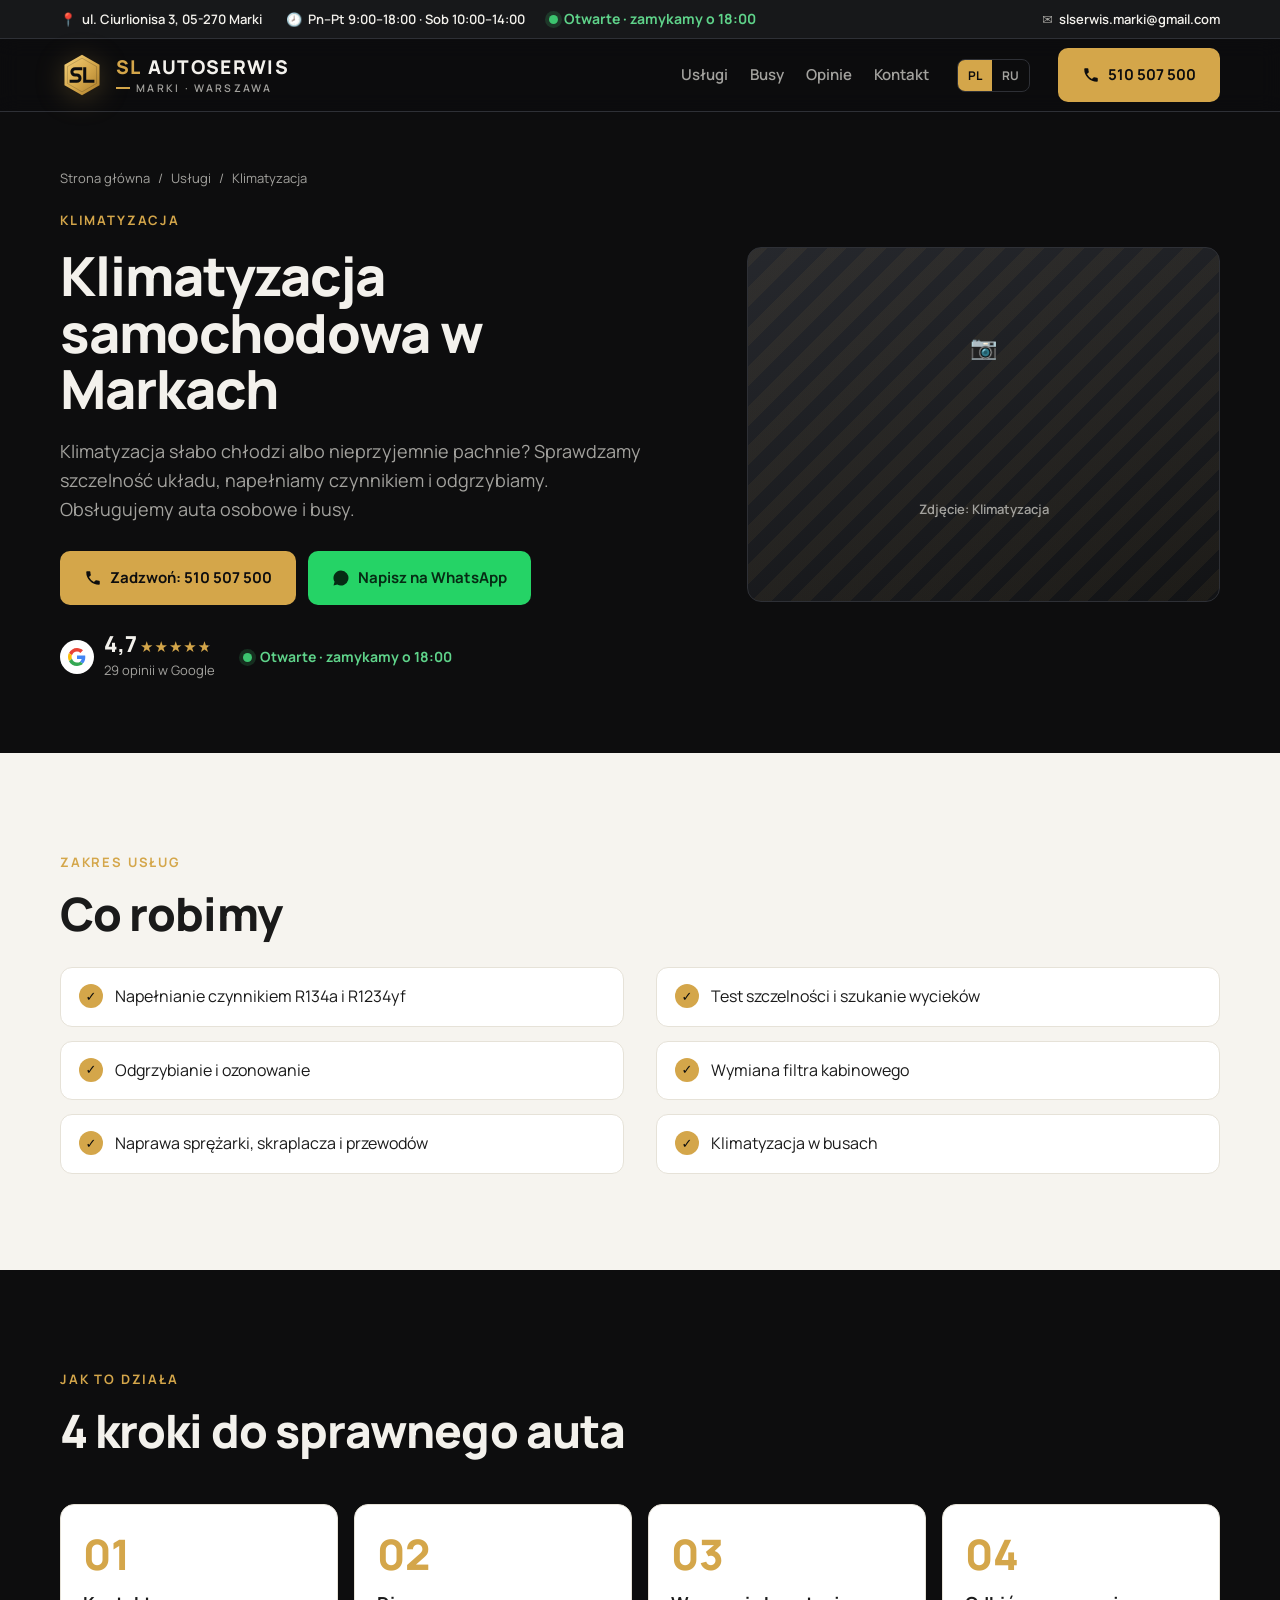
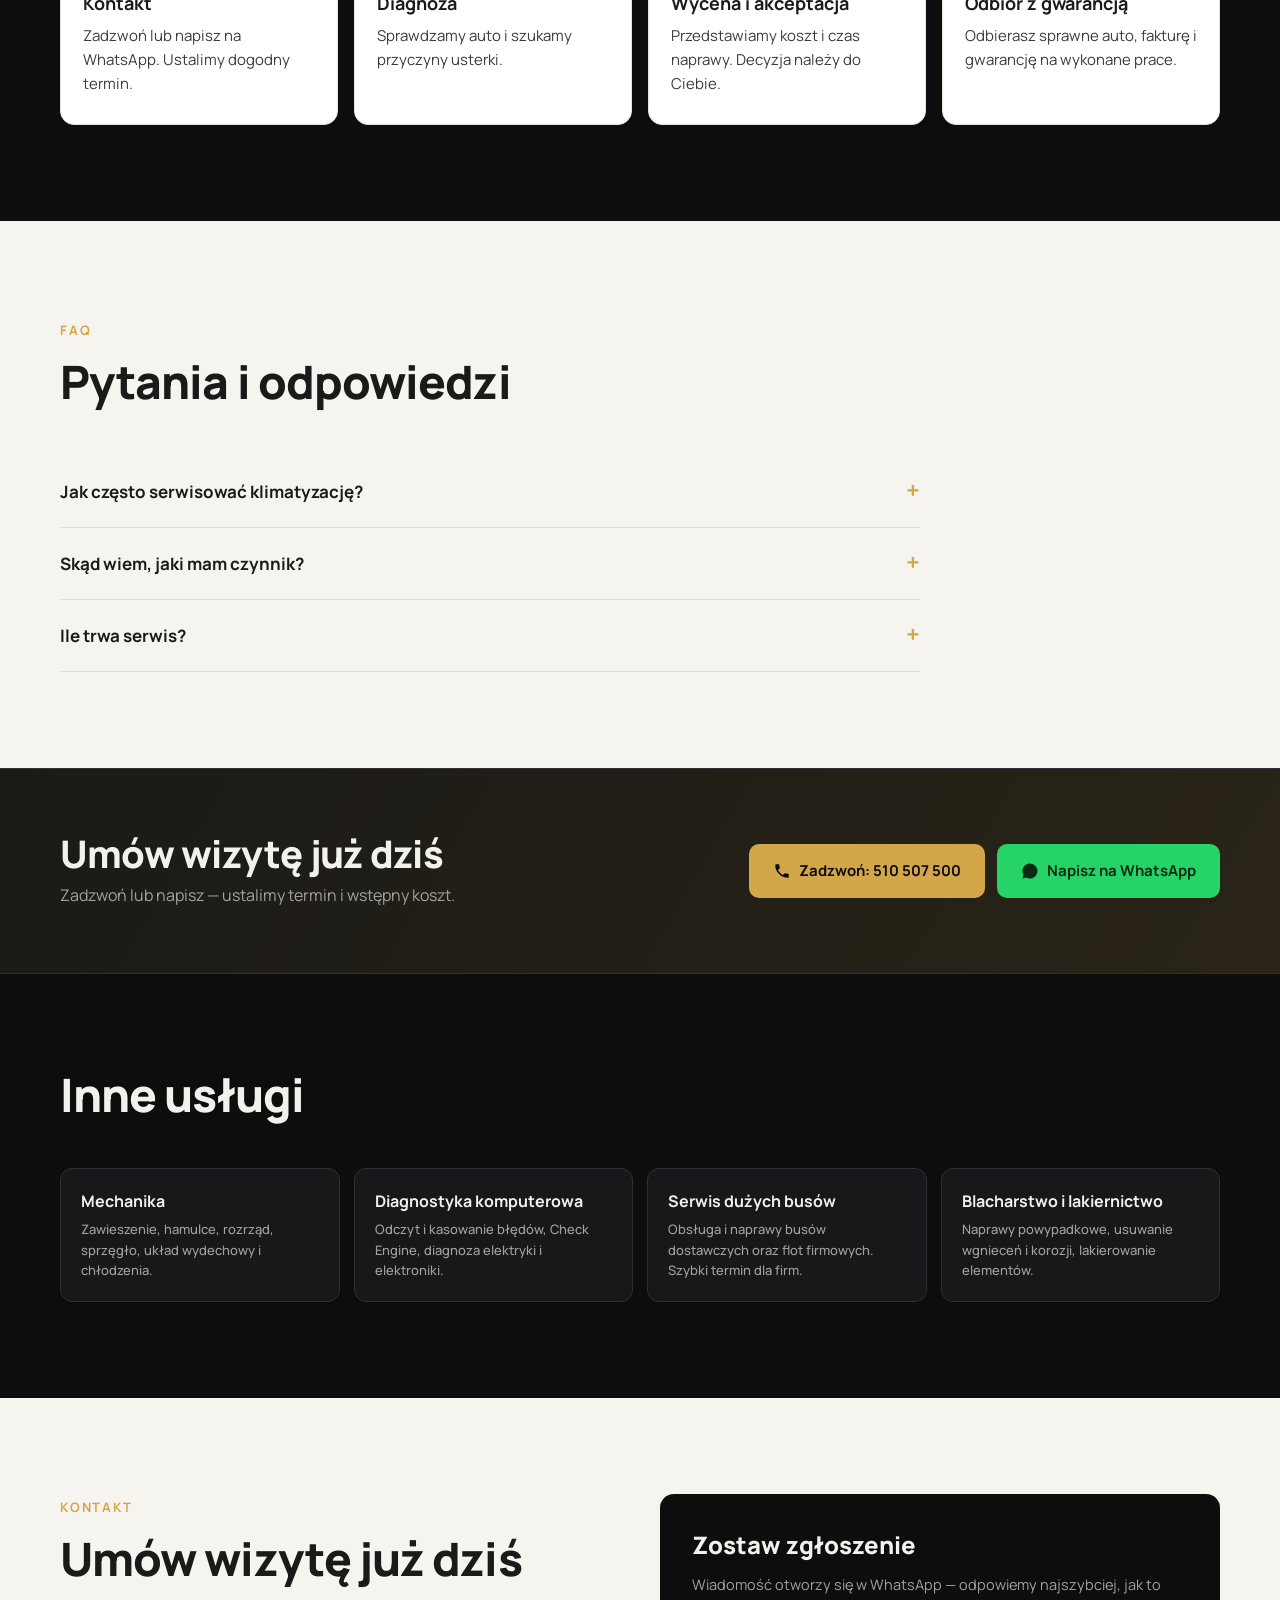
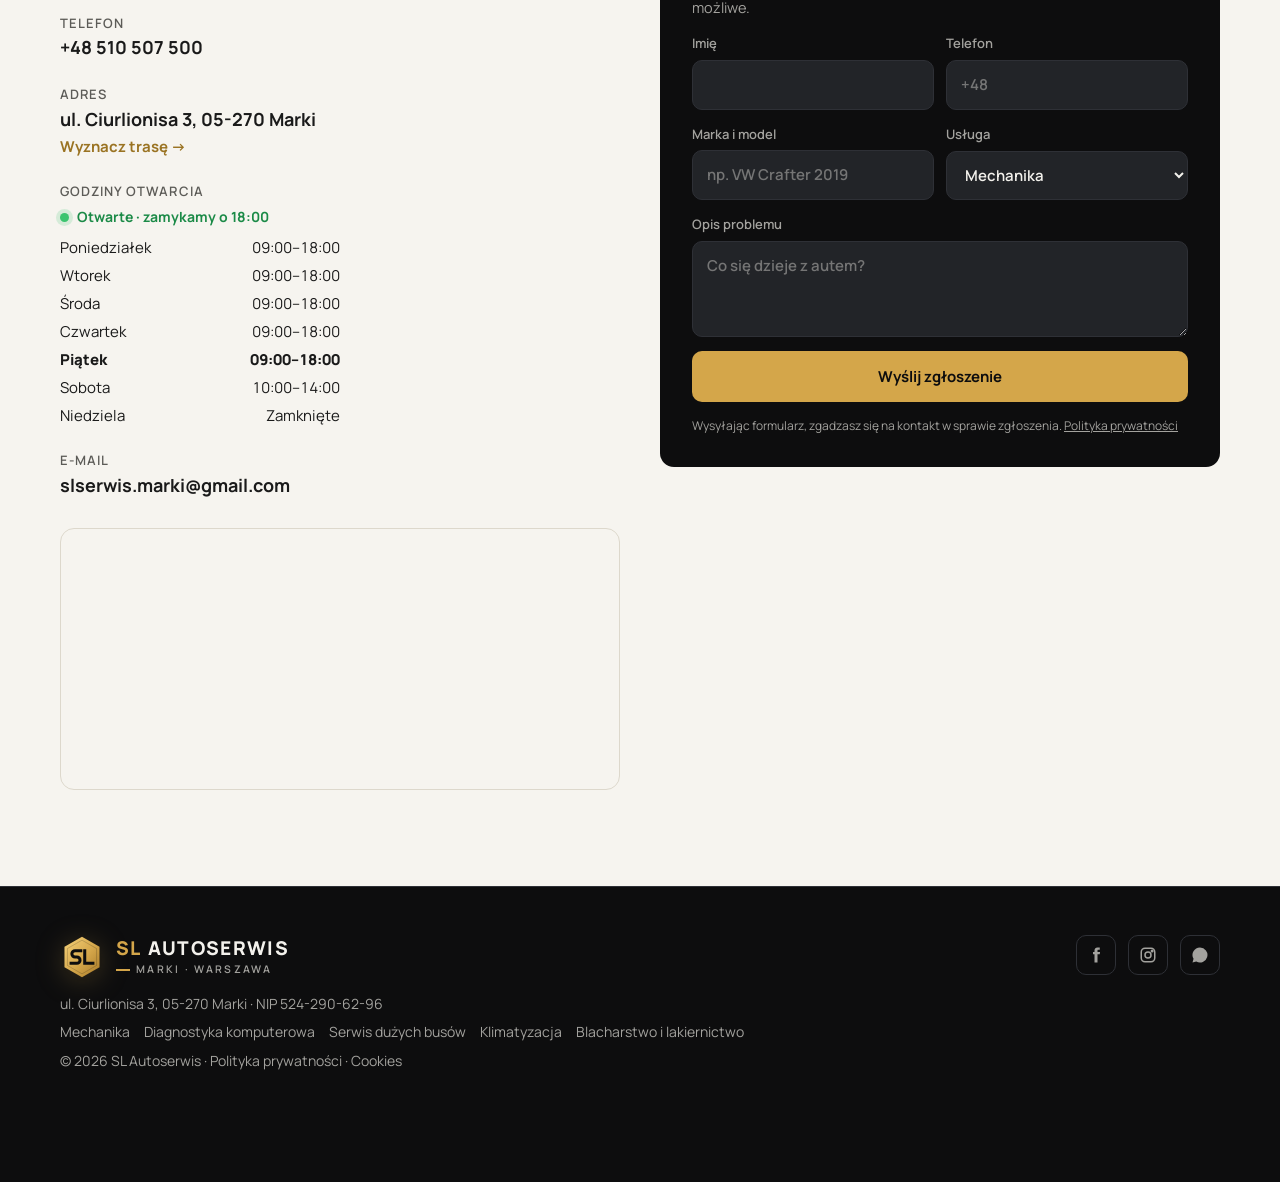
<file: uslugi/klimatyzacja/index.html>
<!doctype html>
<html lang="pl" data-hours='{"0":null,"1":["09:00","18:00"],"2":["09:00","18:00"],"3":["09:00","18:00"],"4":["09:00","18:00"],"5":["09:00","18:00"],"6":["10:00","14:00"]}' data-gplace="ChIJBzP2SDncIEYR_Mc0iPlmmOU">
<head>
<meta charset="utf-8">
<meta name="viewport" content="width=device-width, initial-scale=1">
<title>Klimatyzacja samochodowa Marki — nabijanie, odgrzybianie | SL Autoserwis</title>
<meta name="description" content="Serwis klimatyzacji w Markach: napełnianie R134a i R1234yf, odgrzybianie, szukanie nieszczelności, naprawy. ☎ 510 507 500">
<link rel="canonical" href="https://slautoserwis.pl/uslugi/klimatyzacja/">
<link rel="alternate" hreflang="pl" href="https://slautoserwis.pl/uslugi/klimatyzacja/">
<link rel="alternate" hreflang="ru" href="https://slautoserwis.pl/ru/uslugi/klimatyzacja/">
<link rel="alternate" hreflang="x-default" href="https://slautoserwis.pl/uslugi/klimatyzacja/">
<meta property="og:type" content="website">
<meta property="og:title" content="Klimatyzacja samochodowa Marki — nabijanie, odgrzybianie | SL Autoserwis">
<meta property="og:description" content="Serwis klimatyzacji w Markach: napełnianie R134a i R1234yf, odgrzybianie, szukanie nieszczelności, naprawy. ☎ 510 507 500">
<meta property="og:url" content="https://slautoserwis.pl/uslugi/klimatyzacja/">
<meta property="og:image" content="https://slautoserwis.pl/assets/img/og.jpg">
<meta property="og:image:width" content="1200">
<meta property="og:image:height" content="630">
<meta property="og:locale" content="pl_PL">
<link rel="preconnect" href="https://fonts.googleapis.com">
<link rel="preconnect" href="https://fonts.gstatic.com" crossorigin>
<link href="https://fonts.googleapis.com/css2?family=Manrope:wght@400;500;600;700;800&display=swap&subset=latin-ext,cyrillic" rel="stylesheet">
<link rel="icon" type="image/svg+xml" href="../../assets/favicon.svg">
<link rel="stylesheet" href="../../assets/styles.css?v=c47a396a">
<script>document.documentElement.classList.add("js")</script>
<script type="application/ld+json">{"@context":"https://schema.org","@type":"AutoRepair","name":"SL Autoserwis","url":"https://slautoserwis.pl/","telephone":"+48510507500","taxID":"5242906296","email":"slserwis.marki@gmail.com","address":{"@type":"PostalAddress","streetAddress":"ul. Ciurlionisa 3","postalCode":"05-270","addressLocality":"Marki","addressCountry":"PL"},"geo":{"@type":"GeoCoordinates","latitude":52.3366502,"longitude":21.112326},"hasMap":"https://www.google.com/maps?cid=16544086453063567356","openingHoursSpecification":[{"@type":"OpeningHoursSpecification","dayOfWeek":"Monday","opens":"09:00","closes":"18:00"},{"@type":"OpeningHoursSpecification","dayOfWeek":"Tuesday","opens":"09:00","closes":"18:00"},{"@type":"OpeningHoursSpecification","dayOfWeek":"Wednesday","opens":"09:00","closes":"18:00"},{"@type":"OpeningHoursSpecification","dayOfWeek":"Thursday","opens":"09:00","closes":"18:00"},{"@type":"OpeningHoursSpecification","dayOfWeek":"Friday","opens":"09:00","closes":"18:00"},{"@type":"OpeningHoursSpecification","dayOfWeek":"Saturday","opens":"10:00","closes":"14:00"}],"knowsLanguage":["pl","ru"],"sameAs":["https://www.facebook.com/SLautoserwis","https://www.instagram.com/sl_autoserwis/"],"makesOffer":{"@type":"Offer","itemOffered":{"@type":"Service","name":"Klimatyzacja","areaServed":["Marki","Warszawa","Ząbki","Kobyłka"]}}}</script>
</head>
<body>



<div class="topbar">
  <div class="wrap">
    <div style="display:flex;gap:24px;flex-wrap:wrap;align-items:center">
      <span>📍 <b>ul. Ciurlionisa 3, 05-270 Marki</b></span>
      <span>🕗 <b>Pn–Pt 9:00–18:00 · Sob 10:00–14:00</b></span>
      <span class="status" data-status></span>
    </div>
    <span>✉️ <a href="mailto:slserwis.marki@gmail.com"><b>slserwis.marki@gmail.com</b></a></span>
  </div>
</div>

<header class="site">
  <div class="wrap">
    <a href="../../" class="logo" aria-label="SL Autoserwis">
      <svg class="logo-mark" width="44" height="44" viewBox="0 0 64 64" aria-hidden="true">
  <defs><linearGradient id="lg-h" x1="0" y1="0" x2="1" y2="1"><stop offset="0" stop-color="#f6d27a"/><stop offset=".55" stop-color="#d4a64a"/><stop offset="1" stop-color="#a87a28"/></linearGradient></defs>
  <path d="M32 2.5 57.5 17.2v29.6L32 61.5 6.5 46.8V17.2z" fill="url(#lg-h)"/>
  <path d="M32 7.5 53.2 19.7v24.6L32 56.5 10.8 44.3V19.7z" fill="none" stroke="#0d0d0e" stroke-opacity=".22" stroke-width="1.2"/>
  <g transform="translate(32 32) scale(.88) translate(-32 -32)">
    <path d="M30 21.5H20.5a5.25 5.25 0 0 0 0 10.5h3a5.25 5.25 0 0 1 0 10.5H14" fill="none" stroke="#0d0d0e" stroke-width="5" stroke-linecap="square" stroke-linejoin="round"/>
    <path d="M36.5 21.5v21H50" fill="none" stroke="#0d0d0e" stroke-width="5" stroke-linecap="square" stroke-linejoin="miter"/>
  </g>
</svg>
      <span class="logo-text"><b><em>SL</em>AUTOSERWIS</b><small>Marki · Warszawa</small></span>
    </a>
    <nav class="main">
      <a href="../../#uslugi">Usługi</a>
      <a href="../../#busy">Busy</a>
      <a href="../../#opinie">Opinie</a>
      <a href="../../#kontakt">Kontakt</a>
    </nav>
    <div class="lang" role="group" aria-label="Język / Язык">
      <a href="../../uslugi/klimatyzacja/" hreflang="pl" class="on" aria-current="true">PL</a><a href="../../ru/uslugi/klimatyzacja/" hreflang="ru">RU</a>
    </div>
    <a href="tel:+48510507500" class="btn btn-gold btn-call"><svg viewBox="0 0 24 24" fill="currentColor" aria-hidden="true"><path d="M6.6 10.8a15.1 15.1 0 0 0 6.6 6.6l2.2-2.2c.3-.3.7-.4 1-.2 1.1.4 2.3.6 3.6.6.6 0 1 .4 1 1V20c0 .6-.4 1-1 1A17 17 0 0 1 3 4c0-.6.4-1 1-1h3.5c.6 0 1 .4 1 1 0 1.3.2 2.5.6 3.6.1.3 0 .7-.2 1l-2.3 2.2z"/></svg>510 507 500</a>
  </div>
</header>

<main id="top">

<section class="page-hero">
  <div class="wrap">
    <div>
      <nav class="crumbs" aria-label="breadcrumbs"><a href="../../">Strona główna</a><span>/</span><a href="../../#uslugi">Usługi</a><span>/</span><span>Klimatyzacja</span></nav>
      <span class="eyebrow">Klimatyzacja</span>
      <h1>Klimatyzacja samochodowa w Markach</h1>
      <p class="lead" style="font-size:18px;color:var(--muted);margin:20px 0 28px;max-width:600px">Klimatyzacja słabo chłodzi albo nieprzyjemnie pachnie? Sprawdzamy szczelność układu, napełniamy czynnikiem i odgrzybiamy. Obsługujemy auta osobowe i busy.</p>
      <div class="ctas" style="display:flex;gap:12px;flex-wrap:wrap">
        <a href="tel:+48510507500" class="btn btn-gold"><svg viewBox="0 0 24 24" fill="currentColor" aria-hidden="true"><path d="M6.6 10.8a15.1 15.1 0 0 0 6.6 6.6l2.2-2.2c.3-.3.7-.4 1-.2 1.1.4 2.3.6 3.6.6.6 0 1 .4 1 1V20c0 .6-.4 1-1 1A17 17 0 0 1 3 4c0-.6.4-1 1-1h3.5c.6 0 1 .4 1 1 0 1.3.2 2.5.6 3.6.1.3 0 .7-.2 1l-2.3 2.2z"/></svg><span>Zadzwoń: 510 507 500</span></a>
        <a href="https://wa.me/48510507500" target="_blank" rel="noopener" class="btn btn-wa"><svg viewBox="0 0 24 24" fill="currentColor" aria-hidden="true"><path d="M17.5 14.4c-.3-.1-1.8-.9-2-1-.3-.1-.5-.1-.7.1l-.9 1.2c-.2.2-.3.2-.6.1a8 8 0 0 1-4-3.5c-.3-.5.3-.5.9-1.6.1-.2 0-.4 0-.5l-.9-2.2c-.2-.6-.5-.5-.7-.5h-.6c-.2 0-.5.1-.8.4-.3.3-1 1-1 2.5s1.1 2.9 1.2 3.1c.1.2 2.1 3.2 5.1 4.5 1.9.8 2.6.9 3.6.7.6-.1 1.8-.7 2-1.4.2-.7.2-1.3.2-1.4-.1-.2-.3-.3-.6-.4zM12 2a10 10 0 0 0-8.6 15.1L2 22l5-1.3A10 10 0 1 0 12 2z"/></svg><span>Napisz na WhatsApp</span></a>
      </div>
      <div class="hero-meta">
        
      <a class="rating" href="https://www.google.com/maps?cid=16544086453063567356" target="_blank" rel="noopener">
        <span class="g"><svg viewBox="0 0 48 48" aria-hidden="true"><path fill="#EA4335" d="M24 9.5c3.5 0 6.6 1.2 9.1 3.6l6.8-6.8C35.8 2.4 30.3 0 24 0 14.6 0 6.6 5.4 2.7 13.3l7.9 6.1C12.5 13.6 17.8 9.5 24 9.5z"/><path fill="#4285F4" d="M46.1 24.5c0-1.6-.1-3.1-.4-4.5H24v9h12.4c-.5 2.9-2.2 5.3-4.6 6.9l7.4 5.7c4.3-4 6.9-9.9 6.9-17.1z"/><path fill="#FBBC05" d="M10.6 28.6A14.5 14.5 0 0 1 9.5 24c0-1.6.3-3.2.8-4.6l-7.9-6.1A24 24 0 0 0 0 24c0 3.9.9 7.5 2.7 10.7l7.9-6.1z"/><path fill="#34A853" d="M24 48c6.5 0 11.9-2.1 15.9-5.8l-7.4-5.7c-2.1 1.4-4.8 2.3-8.5 2.3-6.2 0-11.5-4.2-13.4-9.9l-7.9 6.1C6.6 42.6 14.6 48 24 48z"/></svg></span>
        <span><strong data-g-rating>4,7</strong> <span class="stars" style="--r:94%">★★★★★</span><small data-g-count>29 opinii w Google</small></span>
      </a>
        <span class="status" data-status></span>
      </div>
    </div>
    <div class="ph"><span>Zdjęcie: Klimatyzacja</span></div>
  </div>
</section>

<section class="light">
  <div class="wrap">
    <div class="rv">
      <span class="eyebrow">Zakres usług</span>
      <h2 style="margin-bottom:28px">Co robimy</h2>
      <ul class="items">
        <li>Napełnianie czynnikiem R134a i R1234yf</li>
        <li>Test szczelności i szukanie wycieków</li>
        <li>Odgrzybianie i ozonowanie</li>
        <li>Wymiana filtra kabinowego</li>
        <li>Naprawa sprężarki, skraplacza i przewodów</li>
        <li>Klimatyzacja w busach</li>
      </ul>
    </div>
    
  </div>
</section>

<section class="">
  <div class="wrap">
    <div class="sec-head rv">
      <span class="eyebrow">Jak to działa</span>
      <h2>4 kroki do sprawnego auta</h2>
    </div>
    <div class="steps">
      <div class="step rv"><b>Kontakt</b><p>Zadzwoń lub napisz na WhatsApp. Ustalimy dogodny termin.</p></div>
      <div class="step rv"><b>Diagnoza</b><p>Sprawdzamy auto i szukamy przyczyny usterki.</p></div>
      <div class="step rv"><b>Wycena i akceptacja</b><p>Przedstawiamy koszt i czas naprawy. Decyzja należy do Ciebie.</p></div>
      <div class="step rv"><b>Odbiór z gwarancją</b><p>Odbierasz sprawne auto, fakturę i gwarancję na wykonane prace.</p></div>
    </div>
  </div>
</section>

<section class="light">
  <div class="wrap">
    <div class="sec-head rv">
      <span class="eyebrow">FAQ</span>
      <h2>Pytania i odpowiedzi</h2>
    </div>
    <div class="faq-light"><div class="faq rv">
      <details><summary>Jak często serwisować klimatyzację?</summary><p>Raz w roku, najlepiej wiosną. Układ traci naturalnie około 10–15% czynnika rocznie.</p></details>
      <details><summary>Skąd wiem, jaki mam czynnik?</summary><p>Informacja jest na naklejce pod maską. Auta od około 2017 roku zwykle mają R1234yf — sprawdzimy to na miejscu.</p></details>
      <details><summary>Ile trwa serwis?</summary><p>Napełnienie z testem szczelności trwa około godziny.</p></details>
    </div></div>
  </div>
</section>

<section class="cta-band">
  <div class="wrap">
    <div>
      <h2>Umów wizytę już dziś</h2>
      <p style="color:var(--muted);margin-top:8px">Zadzwoń lub napisz — ustalimy termin i wstępny koszt.</p>
    </div>
    <div class="ctas">
        <a href="tel:+48510507500" class="btn btn-gold"><svg viewBox="0 0 24 24" fill="currentColor" aria-hidden="true"><path d="M6.6 10.8a15.1 15.1 0 0 0 6.6 6.6l2.2-2.2c.3-.3.7-.4 1-.2 1.1.4 2.3.6 3.6.6.6 0 1 .4 1 1V20c0 .6-.4 1-1 1A17 17 0 0 1 3 4c0-.6.4-1 1-1h3.5c.6 0 1 .4 1 1 0 1.3.2 2.5.6 3.6.1.3 0 .7-.2 1l-2.3 2.2z"/></svg><span>Zadzwoń: 510 507 500</span></a>
        <a href="https://wa.me/48510507500" target="_blank" rel="noopener" class="btn btn-wa"><svg viewBox="0 0 24 24" fill="currentColor" aria-hidden="true"><path d="M17.5 14.4c-.3-.1-1.8-.9-2-1-.3-.1-.5-.1-.7.1l-.9 1.2c-.2.2-.3.2-.6.1a8 8 0 0 1-4-3.5c-.3-.5.3-.5.9-1.6.1-.2 0-.4 0-.5l-.9-2.2c-.2-.6-.5-.5-.7-.5h-.6c-.2 0-.5.1-.8.4-.3.3-1 1-1 2.5s1.1 2.9 1.2 3.1c.1.2 2.1 3.2 5.1 4.5 1.9.8 2.6.9 3.6.7.6-.1 1.8-.7 2-1.4.2-.7.2-1.3.2-1.4-.1-.2-.3-.3-.6-.4zM12 2a10 10 0 0 0-8.6 15.1L2 22l5-1.3A10 10 0 1 0 12 2z"/></svg><span>Napisz na WhatsApp</span></a>
    </div>
  </div>
</section>

<section>
  <div class="wrap">
    <div class="sec-head rv"><h2>Inne usługi</h2></div>
    <div class="other">
      <a class="rv" href="../../uslugi/mechanika/">Mechanika<small>Zawieszenie, hamulce, rozrząd, sprzęgło, układ wydechowy i chłodzenia.</small></a>
      <a class="rv" href="../../uslugi/diagnostyka/">Diagnostyka komputerowa<small>Odczyt i kasowanie błędów, Check Engine, diagnoza elektryki i elektroniki.</small></a>
      <a class="rv" href="../../uslugi/serwis-busow/">Serwis dużych busów<small>Obsługa i naprawy busów dostawczych oraz flot firmowych. Szybki termin dla firm.</small></a>
      <a class="rv" href="../../uslugi/blacharstwo-lakiernictwo/">Blacharstwo i lakiernictwo<small>Naprawy powypadkowe, usuwanie wgnieceń i korozji, lakierowanie elementów.</small></a>
    </div>
  </div>
</section>

<section id="kontakt" class="light contact">
  <div class="wrap">
    <div class="rv">
      <span class="eyebrow">Kontakt</span>
      <h2>Umów wizytę już dziś</h2>
      <div class="info">
        <div><small>Telefon</small><a href="tel:+48510507500">+48 510 507 500</a></div>
        <div><small>Adres</small><b>ul. Ciurlionisa 3, 05-270 Marki</b><br><a href="https://www.google.com/maps/dir/?api=1&destination=SL+Autoserwis%2C+Ciurlionisa+3%2C+05-270+Marki" target="_blank" rel="noopener" style="font-size:15px;color:#9a7322">Wyznacz trasę →</a></div>
        <div><small>Godziny otwarcia</small><span class="status" data-status style="margin:4px 0 8px"></span><ul class="hours"><li data-day="1"><span>Poniedziałek</span><span>09:00–18:00</span></li><li data-day="2"><span>Wtorek</span><span>09:00–18:00</span></li><li data-day="3"><span>Środa</span><span>09:00–18:00</span></li><li data-day="4"><span>Czwartek</span><span>09:00–18:00</span></li><li data-day="5"><span>Piątek</span><span>09:00–18:00</span></li><li data-day="6"><span>Sobota</span><span>10:00–14:00</span></li><li data-day="0"><span>Niedziela</span><span>Zamknięte</span></li></ul></div>
        <div><small>E-mail</small><a href="mailto:slserwis.marki@gmail.com">slserwis.marki@gmail.com</a></div>
      </div>
      <div class="map"><iframe title="SL Autoserwis — Adres" loading="lazy" referrerpolicy="no-referrer-when-downgrade" src="https://www.google.com/maps?q=SL+Autoserwis,+Ciurlionisa+3,+05-270+Marki&z=15&output=embed&hl=pl"></iframe></div>
    </div>
    <form class="lead rv" id="leadForm">
      <h3>Zostaw zgłoszenie</h3>
      <p>Wiadomość otworzy się w WhatsApp — odpowiemy najszybciej, jak to możliwe.</p>
      <div class="row">
        <label>Imię<input id="f-name" name="name" required autocomplete="given-name"></label>
        <label>Telefon<input id="f-phone" name="phone" type="tel" required autocomplete="tel" placeholder="+48"></label>
      </div>
      <div class="row">
        <label>Marka i model<input id="f-car" name="car" placeholder="np. VW Crafter 2019"></label>
        <label>Usługa
          <select id="f-service" name="service">
            <option>Mechanika</option><option>Diagnostyka komputerowa</option><option>Serwis dużych busów</option><option>Klimatyzacja</option><option>Blacharstwo i lakiernictwo</option><option>Skrzynie biegów / DSG</option><option>Olej i przeglądy</option><option>Opony i geometria</option><option>Inne</option>
          </select>
        </label>
      </div>
      <label>Opis problemu<textarea id="f-msg" name="msg" placeholder="Co się dzieje z autem?"></textarea></label>
      <button class="btn btn-gold" type="submit">Wyślij zgłoszenie</button>
      <small>Wysyłając formularz, zgadzasz się na kontakt w sprawie zgłoszenia. <a href="#" style="text-decoration:underline">Polityka prywatności</a></small>
    </form>
  </div>
</section>

</main>

<footer>
  <div class="wrap">
    <div>
      <a href="../../" class="logo" style="margin-bottom:14px"><svg class="logo-mark" width="44" height="44" viewBox="0 0 64 64" aria-hidden="true">
  <defs><linearGradient id="lg-f" x1="0" y1="0" x2="1" y2="1"><stop offset="0" stop-color="#f6d27a"/><stop offset=".55" stop-color="#d4a64a"/><stop offset="1" stop-color="#a87a28"/></linearGradient></defs>
  <path d="M32 2.5 57.5 17.2v29.6L32 61.5 6.5 46.8V17.2z" fill="url(#lg-f)"/>
  <path d="M32 7.5 53.2 19.7v24.6L32 56.5 10.8 44.3V19.7z" fill="none" stroke="#0d0d0e" stroke-opacity=".22" stroke-width="1.2"/>
  <g transform="translate(32 32) scale(.88) translate(-32 -32)">
    <path d="M30 21.5H20.5a5.25 5.25 0 0 0 0 10.5h3a5.25 5.25 0 0 1 0 10.5H14" fill="none" stroke="#0d0d0e" stroke-width="5" stroke-linecap="square" stroke-linejoin="round"/>
    <path d="M36.5 21.5v21H50" fill="none" stroke="#0d0d0e" stroke-width="5" stroke-linecap="square" stroke-linejoin="miter"/>
  </g>
</svg>
      <span class="logo-text"><b><em>SL</em>AUTOSERWIS</b><small>Marki · Warszawa</small></span></a>
      <div>ul. Ciurlionisa 3, 05-270 Marki · NIP 524-290-62-96</div>
      <div style="margin-top:6px;display:flex;gap:6px 14px;flex-wrap:wrap"><a href="../../uslugi/mechanika/">Mechanika</a><a href="../../uslugi/diagnostyka/">Diagnostyka komputerowa</a><a href="../../uslugi/serwis-busow/">Serwis dużych busów</a><a href="../../uslugi/klimatyzacja/">Klimatyzacja</a><a href="../../uslugi/blacharstwo-lakiernictwo/">Blacharstwo i lakiernictwo</a></div>
      <div style="margin-top:6px">© 2026 SL Autoserwis · <a href="#">Polityka prywatności</a> · <a href="#">Cookies</a></div>
    </div>
    <div class="soc">
      <a href="https://www.facebook.com/SLautoserwis" target="_blank" rel="noopener" aria-label="Facebook"><svg viewBox="0 0 24 24" fill="currentColor"><path d="M14 8V6c0-.9.6-1 1-1h2V2h-3c-3 0-4 2-4 4v2H8v3h2v11h4V11h3l.4-3H14z"/></svg></a>
      <a href="https://www.instagram.com/sl_autoserwis/" target="_blank" rel="noopener" aria-label="Instagram"><svg viewBox="0 0 24 24" fill="none" stroke="currentColor" stroke-width="2"><rect x="3" y="3" width="18" height="18" rx="5"/><circle cx="12" cy="12" r="4"/><circle cx="17.5" cy="6.5" r="1" fill="currentColor"/></svg></a>
      <a href="https://wa.me/48510507500" target="_blank" rel="noopener" aria-label="WhatsApp"><svg viewBox="0 0 24 24" fill="currentColor" aria-hidden="true"><path d="M17.5 14.4c-.3-.1-1.8-.9-2-1-.3-.1-.5-.1-.7.1l-.9 1.2c-.2.2-.3.2-.6.1a8 8 0 0 1-4-3.5c-.3-.5.3-.5.9-1.6.1-.2 0-.4 0-.5l-.9-2.2c-.2-.6-.5-.5-.7-.5h-.6c-.2 0-.5.1-.8.4-.3.3-1 1-1 2.5s1.1 2.9 1.2 3.1c.1.2 2.1 3.2 5.1 4.5 1.9.8 2.6.9 3.6.7.6-.1 1.8-.7 2-1.4.2-.7.2-1.3.2-1.4-.1-.2-.3-.3-.6-.4zM12 2a10 10 0 0 0-8.6 15.1L2 22l5-1.3A10 10 0 1 0 12 2z"/></svg></a>
    </div>
  </div>
</footer>

<div class="mbar">
  <a href="tel:+48510507500" class="btn btn-gold">Zadzwoń</a>
  <a href="https://wa.me/48510507500" target="_blank" rel="noopener" class="btn btn-wa">WhatsApp</a>
</div>

<script src="../../assets/main.js?v=954efecd"></script>
</body>
</html>
</file>
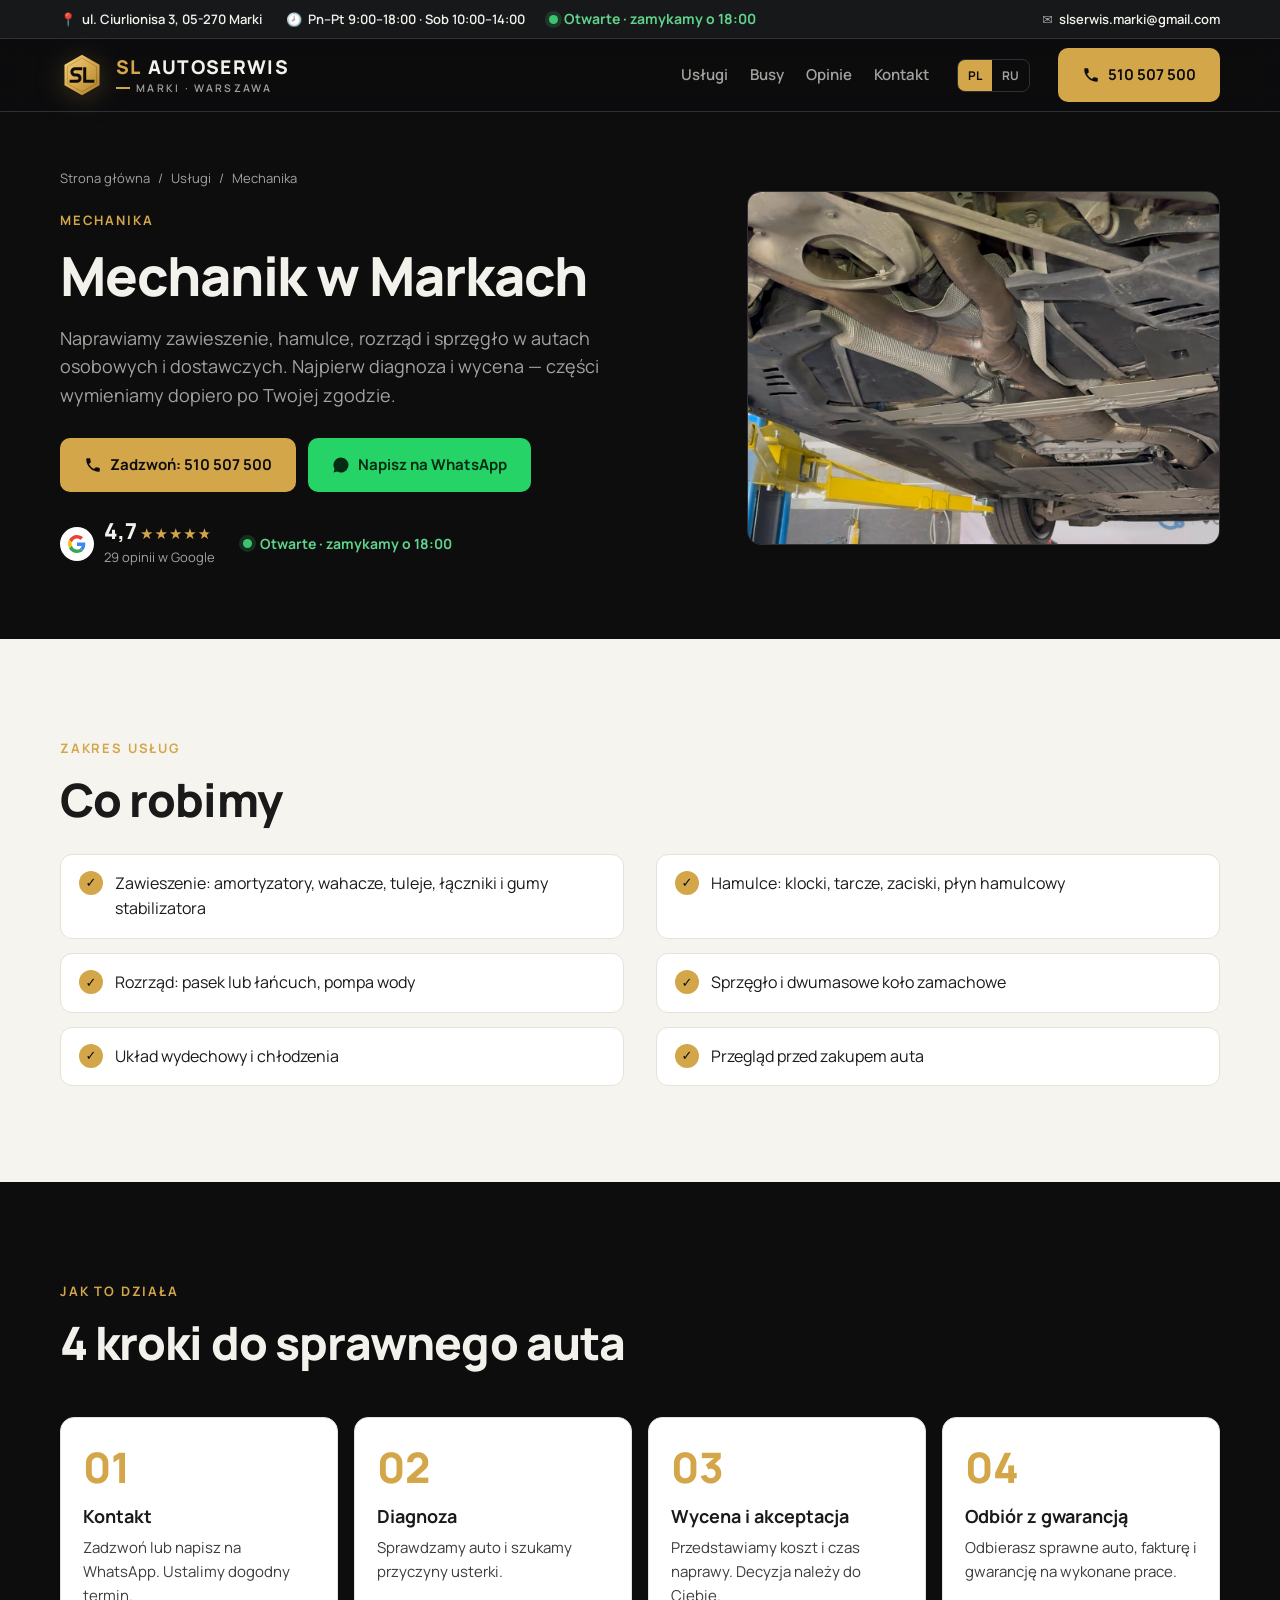
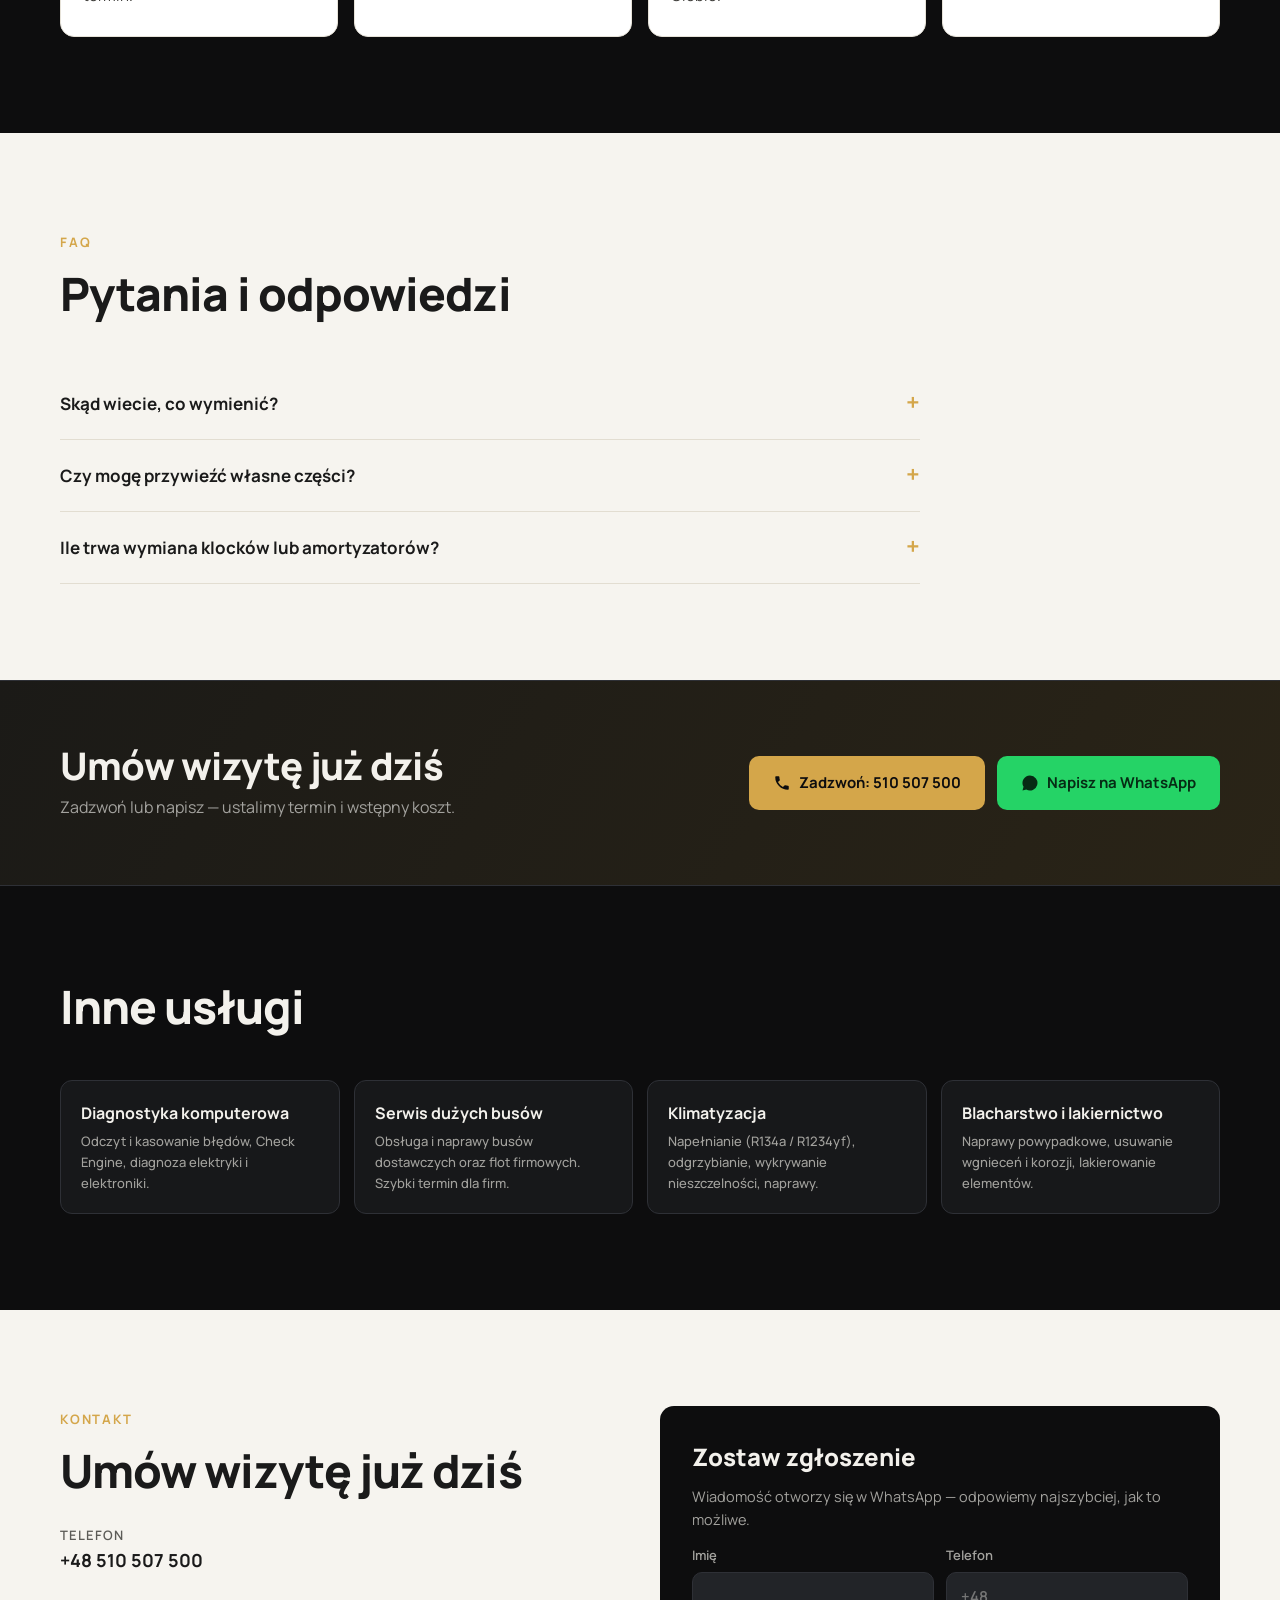
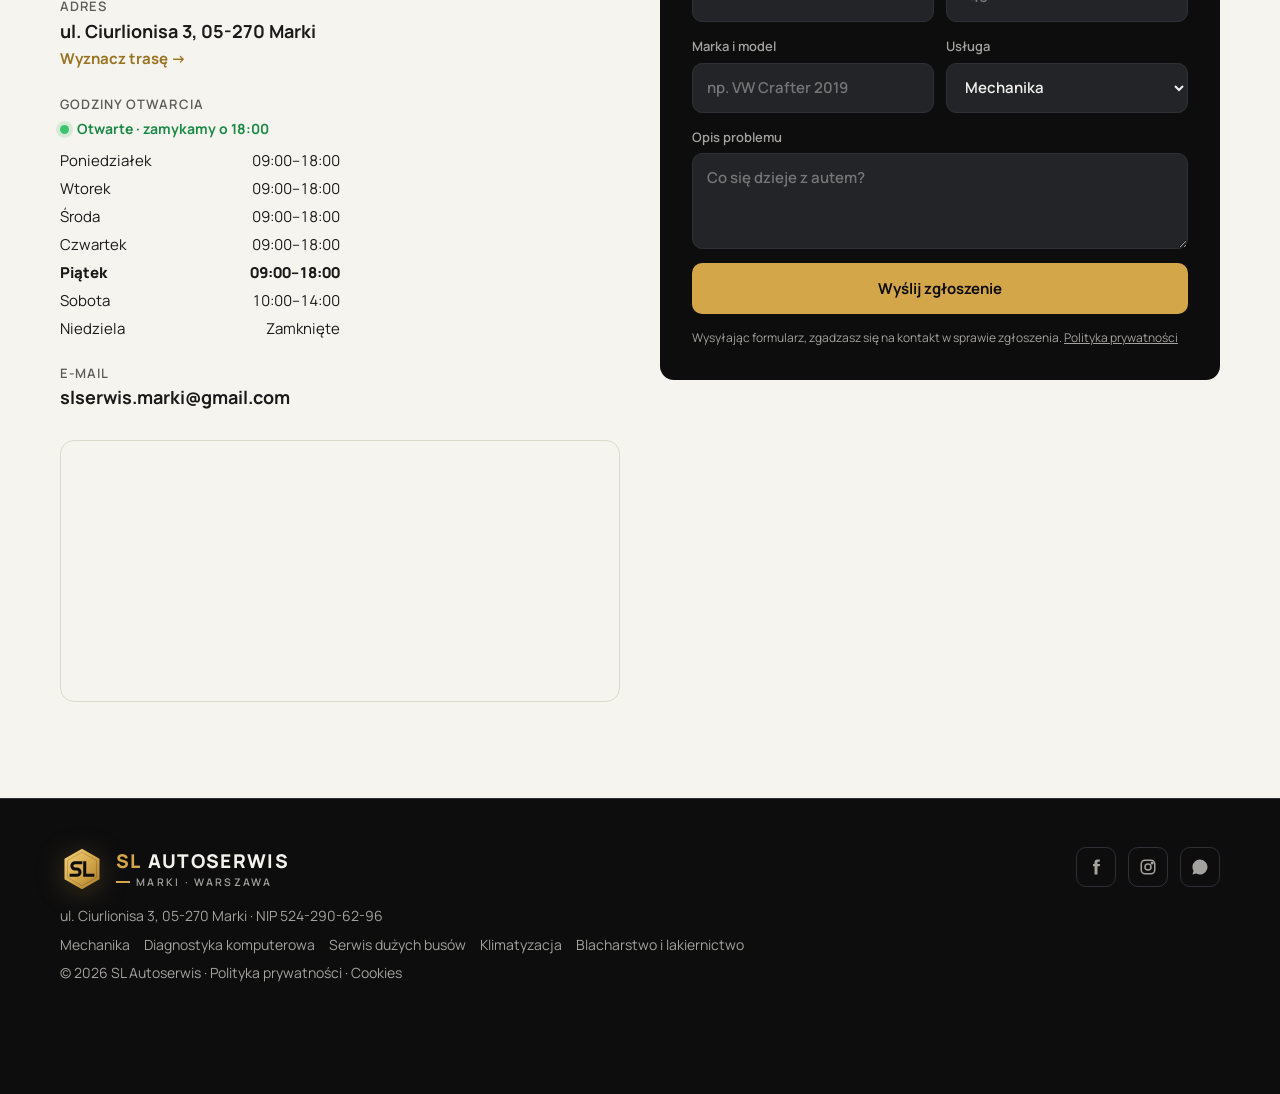
<file: uslugi/mechanika/index.html>
<!doctype html>
<html lang="pl" data-hours='{"0":null,"1":["09:00","18:00"],"2":["09:00","18:00"],"3":["09:00","18:00"],"4":["09:00","18:00"],"5":["09:00","18:00"],"6":["10:00","14:00"]}' data-gplace="ChIJBzP2SDncIEYR_Mc0iPlmmOU">
<head>
<meta charset="utf-8">
<meta name="viewport" content="width=device-width, initial-scale=1">
<title>Mechanik Marki — naprawy mechaniczne aut | SL Autoserwis</title>
<meta name="description" content="Mechanik w Markach: zawieszenie, hamulce, rozrząd, sprzęgło, wydech. Wycena przed naprawą, gwarancja. ☎ 510 507 500">
<link rel="canonical" href="https://slautoserwis.pl/uslugi/mechanika/">
<link rel="alternate" hreflang="pl" href="https://slautoserwis.pl/uslugi/mechanika/">
<link rel="alternate" hreflang="ru" href="https://slautoserwis.pl/ru/uslugi/mechanika/">
<link rel="alternate" hreflang="x-default" href="https://slautoserwis.pl/uslugi/mechanika/">
<meta property="og:type" content="website">
<meta property="og:title" content="Mechanik Marki — naprawy mechaniczne aut | SL Autoserwis">
<meta property="og:description" content="Mechanik w Markach: zawieszenie, hamulce, rozrząd, sprzęgło, wydech. Wycena przed naprawą, gwarancja. ☎ 510 507 500">
<meta property="og:url" content="https://slautoserwis.pl/uslugi/mechanika/">
<meta property="og:image" content="https://slautoserwis.pl/assets/img/og.jpg">
<meta property="og:image:width" content="1200">
<meta property="og:image:height" content="630">
<meta property="og:locale" content="pl_PL">
<link rel="preconnect" href="https://fonts.googleapis.com">
<link rel="preconnect" href="https://fonts.gstatic.com" crossorigin>
<link href="https://fonts.googleapis.com/css2?family=Manrope:wght@400;500;600;700;800&display=swap&subset=latin-ext,cyrillic" rel="stylesheet">
<link rel="icon" type="image/svg+xml" href="../../assets/favicon.svg">
<link rel="stylesheet" href="../../assets/styles.css?v=c47a396a">
<script>document.documentElement.classList.add("js")</script>
<script type="application/ld+json">{"@context":"https://schema.org","@type":"AutoRepair","name":"SL Autoserwis","url":"https://slautoserwis.pl/","telephone":"+48510507500","taxID":"5242906296","email":"slserwis.marki@gmail.com","address":{"@type":"PostalAddress","streetAddress":"ul. Ciurlionisa 3","postalCode":"05-270","addressLocality":"Marki","addressCountry":"PL"},"geo":{"@type":"GeoCoordinates","latitude":52.3366502,"longitude":21.112326},"hasMap":"https://www.google.com/maps?cid=16544086453063567356","openingHoursSpecification":[{"@type":"OpeningHoursSpecification","dayOfWeek":"Monday","opens":"09:00","closes":"18:00"},{"@type":"OpeningHoursSpecification","dayOfWeek":"Tuesday","opens":"09:00","closes":"18:00"},{"@type":"OpeningHoursSpecification","dayOfWeek":"Wednesday","opens":"09:00","closes":"18:00"},{"@type":"OpeningHoursSpecification","dayOfWeek":"Thursday","opens":"09:00","closes":"18:00"},{"@type":"OpeningHoursSpecification","dayOfWeek":"Friday","opens":"09:00","closes":"18:00"},{"@type":"OpeningHoursSpecification","dayOfWeek":"Saturday","opens":"10:00","closes":"14:00"}],"knowsLanguage":["pl","ru"],"sameAs":["https://www.facebook.com/SLautoserwis","https://www.instagram.com/sl_autoserwis/"],"makesOffer":{"@type":"Offer","itemOffered":{"@type":"Service","name":"Mechanika","areaServed":["Marki","Warszawa","Ząbki","Kobyłka"]}}}</script>
</head>
<body>



<div class="topbar">
  <div class="wrap">
    <div style="display:flex;gap:24px;flex-wrap:wrap;align-items:center">
      <span>📍 <b>ul. Ciurlionisa 3, 05-270 Marki</b></span>
      <span>🕗 <b>Pn–Pt 9:00–18:00 · Sob 10:00–14:00</b></span>
      <span class="status" data-status></span>
    </div>
    <span>✉️ <a href="mailto:slserwis.marki@gmail.com"><b>slserwis.marki@gmail.com</b></a></span>
  </div>
</div>

<header class="site">
  <div class="wrap">
    <a href="../../" class="logo" aria-label="SL Autoserwis">
      <svg class="logo-mark" width="44" height="44" viewBox="0 0 64 64" aria-hidden="true">
  <defs><linearGradient id="lg-h" x1="0" y1="0" x2="1" y2="1"><stop offset="0" stop-color="#f6d27a"/><stop offset=".55" stop-color="#d4a64a"/><stop offset="1" stop-color="#a87a28"/></linearGradient></defs>
  <path d="M32 2.5 57.5 17.2v29.6L32 61.5 6.5 46.8V17.2z" fill="url(#lg-h)"/>
  <path d="M32 7.5 53.2 19.7v24.6L32 56.5 10.8 44.3V19.7z" fill="none" stroke="#0d0d0e" stroke-opacity=".22" stroke-width="1.2"/>
  <g transform="translate(32 32) scale(.88) translate(-32 -32)">
    <path d="M30 21.5H20.5a5.25 5.25 0 0 0 0 10.5h3a5.25 5.25 0 0 1 0 10.5H14" fill="none" stroke="#0d0d0e" stroke-width="5" stroke-linecap="square" stroke-linejoin="round"/>
    <path d="M36.5 21.5v21H50" fill="none" stroke="#0d0d0e" stroke-width="5" stroke-linecap="square" stroke-linejoin="miter"/>
  </g>
</svg>
      <span class="logo-text"><b><em>SL</em>AUTOSERWIS</b><small>Marki · Warszawa</small></span>
    </a>
    <nav class="main">
      <a href="../../#uslugi">Usługi</a>
      <a href="../../#busy">Busy</a>
      <a href="../../#opinie">Opinie</a>
      <a href="../../#kontakt">Kontakt</a>
    </nav>
    <div class="lang" role="group" aria-label="Język / Язык">
      <a href="../../uslugi/mechanika/" hreflang="pl" class="on" aria-current="true">PL</a><a href="../../ru/uslugi/mechanika/" hreflang="ru">RU</a>
    </div>
    <a href="tel:+48510507500" class="btn btn-gold btn-call"><svg viewBox="0 0 24 24" fill="currentColor" aria-hidden="true"><path d="M6.6 10.8a15.1 15.1 0 0 0 6.6 6.6l2.2-2.2c.3-.3.7-.4 1-.2 1.1.4 2.3.6 3.6.6.6 0 1 .4 1 1V20c0 .6-.4 1-1 1A17 17 0 0 1 3 4c0-.6.4-1 1-1h3.5c.6 0 1 .4 1 1 0 1.3.2 2.5.6 3.6.1.3 0 .7-.2 1l-2.3 2.2z"/></svg>510 507 500</a>
  </div>
</header>

<main id="top">

<section class="page-hero">
  <div class="wrap">
    <div>
      <nav class="crumbs" aria-label="breadcrumbs"><a href="../../">Strona główna</a><span>/</span><a href="../../#uslugi">Usługi</a><span>/</span><span>Mechanika</span></nav>
      <span class="eyebrow">Mechanika</span>
      <h1>Mechanik w Markach</h1>
      <p class="lead" style="font-size:18px;color:var(--muted);margin:20px 0 28px;max-width:600px">Naprawiamy zawieszenie, hamulce, rozrząd i sprzęgło w autach osobowych i dostawczych. Najpierw diagnoza i wycena — części wymieniamy dopiero po Twojej zgodzie.</p>
      <div class="ctas" style="display:flex;gap:12px;flex-wrap:wrap">
        <a href="tel:+48510507500" class="btn btn-gold"><svg viewBox="0 0 24 24" fill="currentColor" aria-hidden="true"><path d="M6.6 10.8a15.1 15.1 0 0 0 6.6 6.6l2.2-2.2c.3-.3.7-.4 1-.2 1.1.4 2.3.6 3.6.6.6 0 1 .4 1 1V20c0 .6-.4 1-1 1A17 17 0 0 1 3 4c0-.6.4-1 1-1h3.5c.6 0 1 .4 1 1 0 1.3.2 2.5.6 3.6.1.3 0 .7-.2 1l-2.3 2.2z"/></svg><span>Zadzwoń: 510 507 500</span></a>
        <a href="https://wa.me/48510507500" target="_blank" rel="noopener" class="btn btn-wa"><svg viewBox="0 0 24 24" fill="currentColor" aria-hidden="true"><path d="M17.5 14.4c-.3-.1-1.8-.9-2-1-.3-.1-.5-.1-.7.1l-.9 1.2c-.2.2-.3.2-.6.1a8 8 0 0 1-4-3.5c-.3-.5.3-.5.9-1.6.1-.2 0-.4 0-.5l-.9-2.2c-.2-.6-.5-.5-.7-.5h-.6c-.2 0-.5.1-.8.4-.3.3-1 1-1 2.5s1.1 2.9 1.2 3.1c.1.2 2.1 3.2 5.1 4.5 1.9.8 2.6.9 3.6.7.6-.1 1.8-.7 2-1.4.2-.7.2-1.3.2-1.4-.1-.2-.3-.3-.6-.4zM12 2a10 10 0 0 0-8.6 15.1L2 22l5-1.3A10 10 0 1 0 12 2z"/></svg><span>Napisz na WhatsApp</span></a>
      </div>
      <div class="hero-meta">
        
      <a class="rating" href="https://www.google.com/maps?cid=16544086453063567356" target="_blank" rel="noopener">
        <span class="g"><svg viewBox="0 0 48 48" aria-hidden="true"><path fill="#EA4335" d="M24 9.5c3.5 0 6.6 1.2 9.1 3.6l6.8-6.8C35.8 2.4 30.3 0 24 0 14.6 0 6.6 5.4 2.7 13.3l7.9 6.1C12.5 13.6 17.8 9.5 24 9.5z"/><path fill="#4285F4" d="M46.1 24.5c0-1.6-.1-3.1-.4-4.5H24v9h12.4c-.5 2.9-2.2 5.3-4.6 6.9l7.4 5.7c4.3-4 6.9-9.9 6.9-17.1z"/><path fill="#FBBC05" d="M10.6 28.6A14.5 14.5 0 0 1 9.5 24c0-1.6.3-3.2.8-4.6l-7.9-6.1A24 24 0 0 0 0 24c0 3.9.9 7.5 2.7 10.7l7.9-6.1z"/><path fill="#34A853" d="M24 48c6.5 0 11.9-2.1 15.9-5.8l-7.4-5.7c-2.1 1.4-4.8 2.3-8.5 2.3-6.2 0-11.5-4.2-13.4-9.9l-7.9 6.1C6.6 42.6 14.6 48 24 48z"/></svg></span>
        <span><strong data-g-rating>4,7</strong> <span class="stars" style="--r:94%">★★★★★</span><small data-g-count>29 opinii w Google</small></span>
      </a>
        <span class="status" data-status></span>
      </div>
    </div>
    <div class="ph has-img"><img src="../../assets/img/uslugi-mechanika.jpg" alt="Mechanika — SL Autoserwis" width="1200" height="900" fetchpriority="high"></div>
  </div>
</section>

<section class="light">
  <div class="wrap">
    <div class="rv">
      <span class="eyebrow">Zakres usług</span>
      <h2 style="margin-bottom:28px">Co robimy</h2>
      <ul class="items">
        <li>Zawieszenie: amortyzatory, wahacze, tuleje, łączniki i gumy stabilizatora</li>
        <li>Hamulce: klocki, tarcze, zaciski, płyn hamulcowy</li>
        <li>Rozrząd: pasek lub łańcuch, pompa wody</li>
        <li>Sprzęgło i dwumasowe koło zamachowe</li>
        <li>Układ wydechowy i chłodzenia</li>
        <li>Przegląd przed zakupem auta</li>
      </ul>
    </div>
    
  </div>
</section>

<section class="">
  <div class="wrap">
    <div class="sec-head rv">
      <span class="eyebrow">Jak to działa</span>
      <h2>4 kroki do sprawnego auta</h2>
    </div>
    <div class="steps">
      <div class="step rv"><b>Kontakt</b><p>Zadzwoń lub napisz na WhatsApp. Ustalimy dogodny termin.</p></div>
      <div class="step rv"><b>Diagnoza</b><p>Sprawdzamy auto i szukamy przyczyny usterki.</p></div>
      <div class="step rv"><b>Wycena i akceptacja</b><p>Przedstawiamy koszt i czas naprawy. Decyzja należy do Ciebie.</p></div>
      <div class="step rv"><b>Odbiór z gwarancją</b><p>Odbierasz sprawne auto, fakturę i gwarancję na wykonane prace.</p></div>
    </div>
  </div>
</section>

<section class="light">
  <div class="wrap">
    <div class="sec-head rv">
      <span class="eyebrow">FAQ</span>
      <h2>Pytania i odpowiedzi</h2>
    </div>
    <div class="faq-light"><div class="faq rv">
      <details><summary>Skąd wiecie, co wymienić?</summary><p>Zaczynamy od jazdy próbnej i oględzin na podnośniku. Pokazujemy zużyte części i dopiero wtedy proponujemy naprawę.</p></details>
      <details><summary>Czy mogę przywieźć własne części?</summary><p>Tak, ale gwarancję dajemy wtedy tylko na robociznę. Możemy też zamówić sprawdzone części za Ciebie.</p></details>
      <details><summary>Ile trwa wymiana klocków lub amortyzatorów?</summary><p>Zwykle 1–2 godziny. Możesz poczekać na miejscu.</p></details>
    </div></div>
  </div>
</section>

<section class="cta-band">
  <div class="wrap">
    <div>
      <h2>Umów wizytę już dziś</h2>
      <p style="color:var(--muted);margin-top:8px">Zadzwoń lub napisz — ustalimy termin i wstępny koszt.</p>
    </div>
    <div class="ctas">
        <a href="tel:+48510507500" class="btn btn-gold"><svg viewBox="0 0 24 24" fill="currentColor" aria-hidden="true"><path d="M6.6 10.8a15.1 15.1 0 0 0 6.6 6.6l2.2-2.2c.3-.3.7-.4 1-.2 1.1.4 2.3.6 3.6.6.6 0 1 .4 1 1V20c0 .6-.4 1-1 1A17 17 0 0 1 3 4c0-.6.4-1 1-1h3.5c.6 0 1 .4 1 1 0 1.3.2 2.5.6 3.6.1.3 0 .7-.2 1l-2.3 2.2z"/></svg><span>Zadzwoń: 510 507 500</span></a>
        <a href="https://wa.me/48510507500" target="_blank" rel="noopener" class="btn btn-wa"><svg viewBox="0 0 24 24" fill="currentColor" aria-hidden="true"><path d="M17.5 14.4c-.3-.1-1.8-.9-2-1-.3-.1-.5-.1-.7.1l-.9 1.2c-.2.2-.3.2-.6.1a8 8 0 0 1-4-3.5c-.3-.5.3-.5.9-1.6.1-.2 0-.4 0-.5l-.9-2.2c-.2-.6-.5-.5-.7-.5h-.6c-.2 0-.5.1-.8.4-.3.3-1 1-1 2.5s1.1 2.9 1.2 3.1c.1.2 2.1 3.2 5.1 4.5 1.9.8 2.6.9 3.6.7.6-.1 1.8-.7 2-1.4.2-.7.2-1.3.2-1.4-.1-.2-.3-.3-.6-.4zM12 2a10 10 0 0 0-8.6 15.1L2 22l5-1.3A10 10 0 1 0 12 2z"/></svg><span>Napisz na WhatsApp</span></a>
    </div>
  </div>
</section>

<section>
  <div class="wrap">
    <div class="sec-head rv"><h2>Inne usługi</h2></div>
    <div class="other">
      <a class="rv" href="../../uslugi/diagnostyka/">Diagnostyka komputerowa<small>Odczyt i kasowanie błędów, Check Engine, diagnoza elektryki i elektroniki.</small></a>
      <a class="rv" href="../../uslugi/serwis-busow/">Serwis dużych busów<small>Obsługa i naprawy busów dostawczych oraz flot firmowych. Szybki termin dla firm.</small></a>
      <a class="rv" href="../../uslugi/klimatyzacja/">Klimatyzacja<small>Napełnianie (R134a / R1234yf), odgrzybianie, wykrywanie nieszczelności, naprawy.</small></a>
      <a class="rv" href="../../uslugi/blacharstwo-lakiernictwo/">Blacharstwo i lakiernictwo<small>Naprawy powypadkowe, usuwanie wgnieceń i korozji, lakierowanie elementów.</small></a>
    </div>
  </div>
</section>

<section id="kontakt" class="light contact">
  <div class="wrap">
    <div class="rv">
      <span class="eyebrow">Kontakt</span>
      <h2>Umów wizytę już dziś</h2>
      <div class="info">
        <div><small>Telefon</small><a href="tel:+48510507500">+48 510 507 500</a></div>
        <div><small>Adres</small><b>ul. Ciurlionisa 3, 05-270 Marki</b><br><a href="https://www.google.com/maps/dir/?api=1&destination=SL+Autoserwis%2C+Ciurlionisa+3%2C+05-270+Marki" target="_blank" rel="noopener" style="font-size:15px;color:#9a7322">Wyznacz trasę →</a></div>
        <div><small>Godziny otwarcia</small><span class="status" data-status style="margin:4px 0 8px"></span><ul class="hours"><li data-day="1"><span>Poniedziałek</span><span>09:00–18:00</span></li><li data-day="2"><span>Wtorek</span><span>09:00–18:00</span></li><li data-day="3"><span>Środa</span><span>09:00–18:00</span></li><li data-day="4"><span>Czwartek</span><span>09:00–18:00</span></li><li data-day="5"><span>Piątek</span><span>09:00–18:00</span></li><li data-day="6"><span>Sobota</span><span>10:00–14:00</span></li><li data-day="0"><span>Niedziela</span><span>Zamknięte</span></li></ul></div>
        <div><small>E-mail</small><a href="mailto:slserwis.marki@gmail.com">slserwis.marki@gmail.com</a></div>
      </div>
      <div class="map"><iframe title="SL Autoserwis — Adres" loading="lazy" referrerpolicy="no-referrer-when-downgrade" src="https://www.google.com/maps?q=SL+Autoserwis,+Ciurlionisa+3,+05-270+Marki&z=15&output=embed&hl=pl"></iframe></div>
    </div>
    <form class="lead rv" id="leadForm">
      <h3>Zostaw zgłoszenie</h3>
      <p>Wiadomość otworzy się w WhatsApp — odpowiemy najszybciej, jak to możliwe.</p>
      <div class="row">
        <label>Imię<input id="f-name" name="name" required autocomplete="given-name"></label>
        <label>Telefon<input id="f-phone" name="phone" type="tel" required autocomplete="tel" placeholder="+48"></label>
      </div>
      <div class="row">
        <label>Marka i model<input id="f-car" name="car" placeholder="np. VW Crafter 2019"></label>
        <label>Usługa
          <select id="f-service" name="service">
            <option>Mechanika</option><option>Diagnostyka komputerowa</option><option>Serwis dużych busów</option><option>Klimatyzacja</option><option>Blacharstwo i lakiernictwo</option><option>Skrzynie biegów / DSG</option><option>Olej i przeglądy</option><option>Opony i geometria</option><option>Inne</option>
          </select>
        </label>
      </div>
      <label>Opis problemu<textarea id="f-msg" name="msg" placeholder="Co się dzieje z autem?"></textarea></label>
      <button class="btn btn-gold" type="submit">Wyślij zgłoszenie</button>
      <small>Wysyłając formularz, zgadzasz się na kontakt w sprawie zgłoszenia. <a href="#" style="text-decoration:underline">Polityka prywatności</a></small>
    </form>
  </div>
</section>

</main>

<footer>
  <div class="wrap">
    <div>
      <a href="../../" class="logo" style="margin-bottom:14px"><svg class="logo-mark" width="44" height="44" viewBox="0 0 64 64" aria-hidden="true">
  <defs><linearGradient id="lg-f" x1="0" y1="0" x2="1" y2="1"><stop offset="0" stop-color="#f6d27a"/><stop offset=".55" stop-color="#d4a64a"/><stop offset="1" stop-color="#a87a28"/></linearGradient></defs>
  <path d="M32 2.5 57.5 17.2v29.6L32 61.5 6.5 46.8V17.2z" fill="url(#lg-f)"/>
  <path d="M32 7.5 53.2 19.7v24.6L32 56.5 10.8 44.3V19.7z" fill="none" stroke="#0d0d0e" stroke-opacity=".22" stroke-width="1.2"/>
  <g transform="translate(32 32) scale(.88) translate(-32 -32)">
    <path d="M30 21.5H20.5a5.25 5.25 0 0 0 0 10.5h3a5.25 5.25 0 0 1 0 10.5H14" fill="none" stroke="#0d0d0e" stroke-width="5" stroke-linecap="square" stroke-linejoin="round"/>
    <path d="M36.5 21.5v21H50" fill="none" stroke="#0d0d0e" stroke-width="5" stroke-linecap="square" stroke-linejoin="miter"/>
  </g>
</svg>
      <span class="logo-text"><b><em>SL</em>AUTOSERWIS</b><small>Marki · Warszawa</small></span></a>
      <div>ul. Ciurlionisa 3, 05-270 Marki · NIP 524-290-62-96</div>
      <div style="margin-top:6px;display:flex;gap:6px 14px;flex-wrap:wrap"><a href="../../uslugi/mechanika/">Mechanika</a><a href="../../uslugi/diagnostyka/">Diagnostyka komputerowa</a><a href="../../uslugi/serwis-busow/">Serwis dużych busów</a><a href="../../uslugi/klimatyzacja/">Klimatyzacja</a><a href="../../uslugi/blacharstwo-lakiernictwo/">Blacharstwo i lakiernictwo</a></div>
      <div style="margin-top:6px">© 2026 SL Autoserwis · <a href="#">Polityka prywatności</a> · <a href="#">Cookies</a></div>
    </div>
    <div class="soc">
      <a href="https://www.facebook.com/SLautoserwis" target="_blank" rel="noopener" aria-label="Facebook"><svg viewBox="0 0 24 24" fill="currentColor"><path d="M14 8V6c0-.9.6-1 1-1h2V2h-3c-3 0-4 2-4 4v2H8v3h2v11h4V11h3l.4-3H14z"/></svg></a>
      <a href="https://www.instagram.com/sl_autoserwis/" target="_blank" rel="noopener" aria-label="Instagram"><svg viewBox="0 0 24 24" fill="none" stroke="currentColor" stroke-width="2"><rect x="3" y="3" width="18" height="18" rx="5"/><circle cx="12" cy="12" r="4"/><circle cx="17.5" cy="6.5" r="1" fill="currentColor"/></svg></a>
      <a href="https://wa.me/48510507500" target="_blank" rel="noopener" aria-label="WhatsApp"><svg viewBox="0 0 24 24" fill="currentColor" aria-hidden="true"><path d="M17.5 14.4c-.3-.1-1.8-.9-2-1-.3-.1-.5-.1-.7.1l-.9 1.2c-.2.2-.3.2-.6.1a8 8 0 0 1-4-3.5c-.3-.5.3-.5.9-1.6.1-.2 0-.4 0-.5l-.9-2.2c-.2-.6-.5-.5-.7-.5h-.6c-.2 0-.5.1-.8.4-.3.3-1 1-1 2.5s1.1 2.9 1.2 3.1c.1.2 2.1 3.2 5.1 4.5 1.9.8 2.6.9 3.6.7.6-.1 1.8-.7 2-1.4.2-.7.2-1.3.2-1.4-.1-.2-.3-.3-.6-.4zM12 2a10 10 0 0 0-8.6 15.1L2 22l5-1.3A10 10 0 1 0 12 2z"/></svg></a>
    </div>
  </div>
</footer>

<div class="mbar">
  <a href="tel:+48510507500" class="btn btn-gold">Zadzwoń</a>
  <a href="https://wa.me/48510507500" target="_blank" rel="noopener" class="btn btn-wa">WhatsApp</a>
</div>

<script src="../../assets/main.js?v=954efecd"></script>
</body>
</html>
</file>
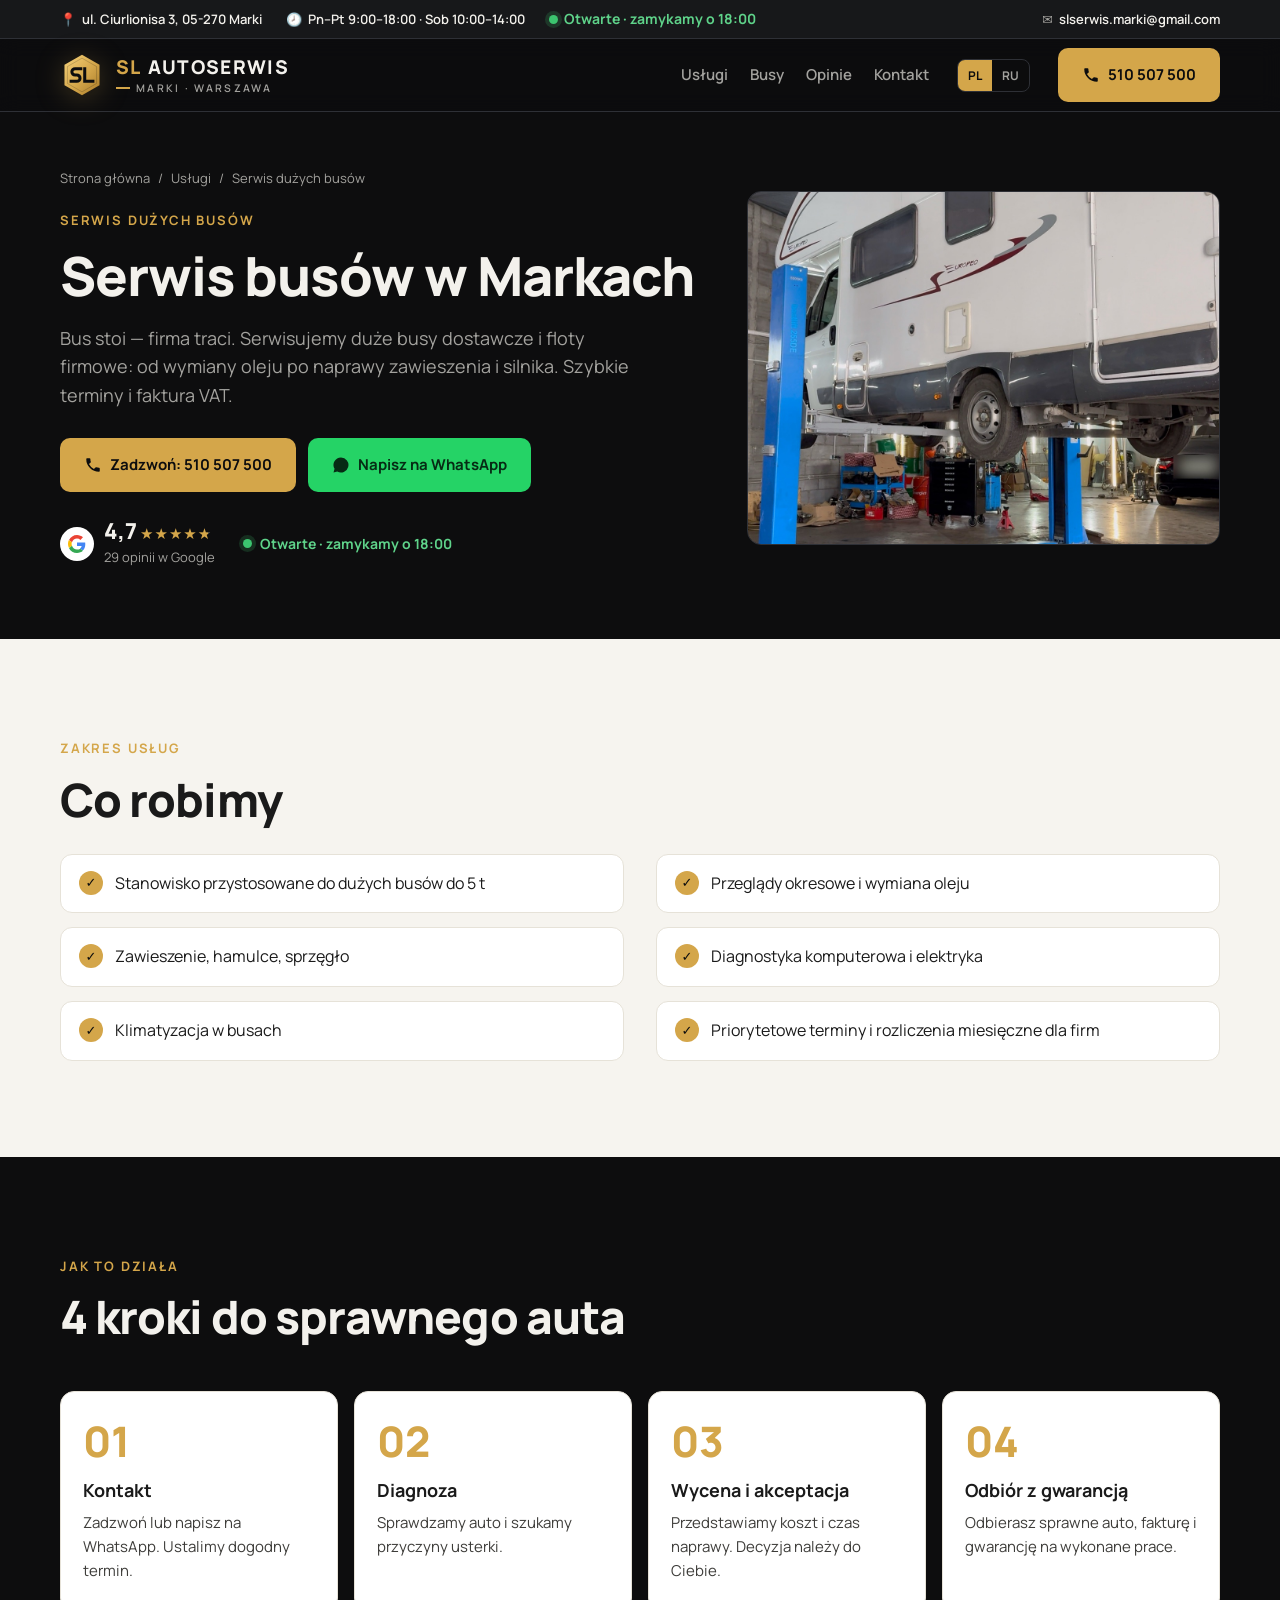
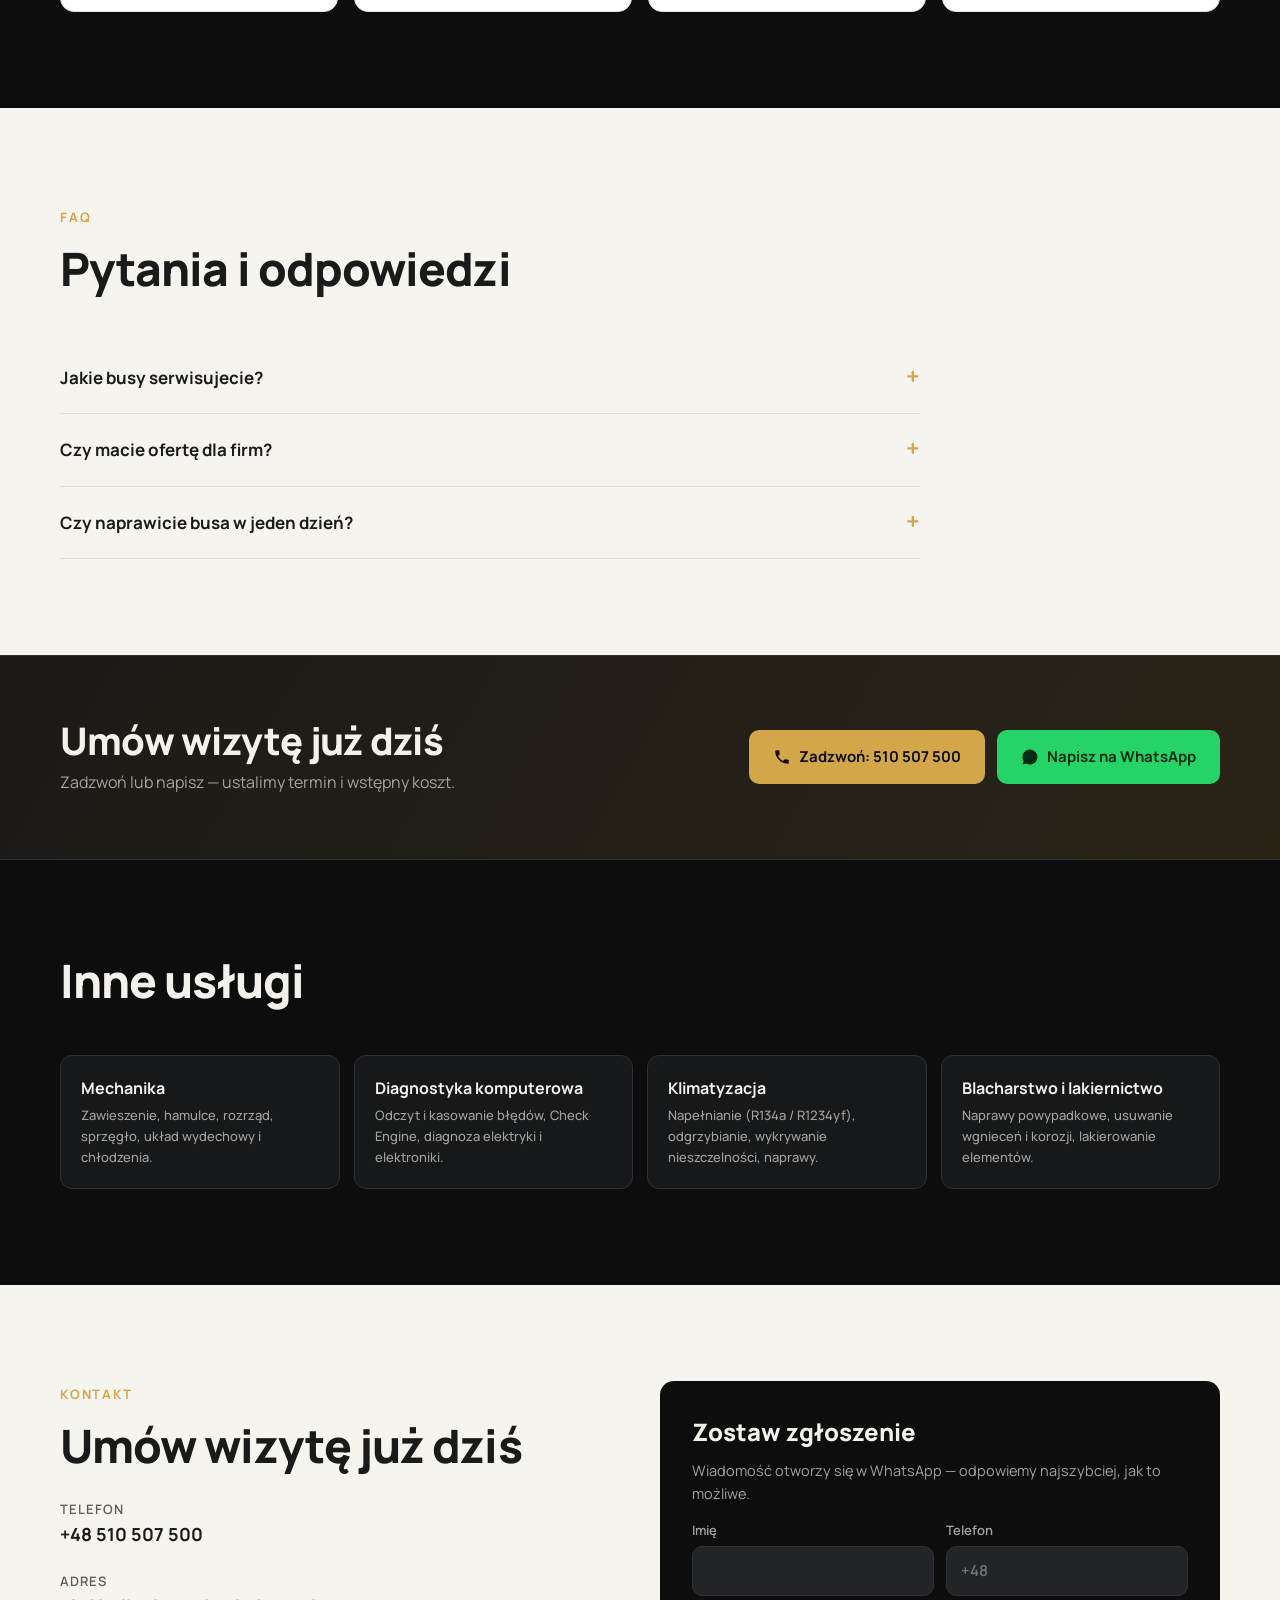
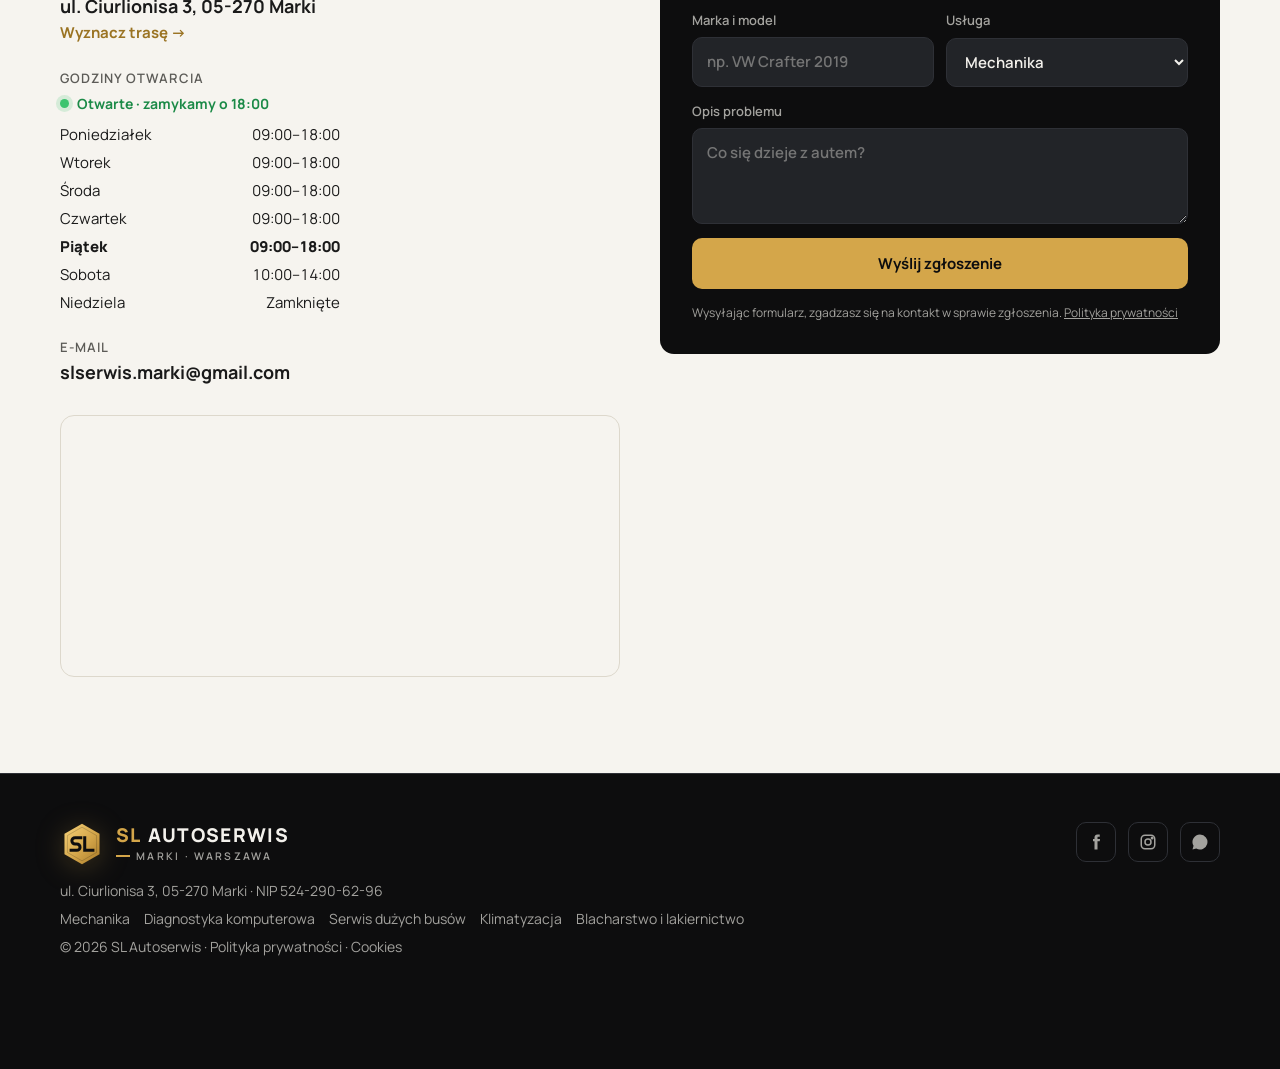
<file: uslugi/serwis-busow/index.html>
<!doctype html>
<html lang="pl" data-hours='{"0":null,"1":["09:00","18:00"],"2":["09:00","18:00"],"3":["09:00","18:00"],"4":["09:00","18:00"],"5":["09:00","18:00"],"6":["10:00","14:00"]}' data-gplace="ChIJBzP2SDncIEYR_Mc0iPlmmOU">
<head>
<meta charset="utf-8">
<meta name="viewport" content="width=device-width, initial-scale=1">
<title>Serwis busów Marki / Warszawa — Sprinter, Crafter, Ducato | SL Autoserwis</title>
<meta name="description" content="Serwis i naprawa busów do 5 t w Markach koło Warszawy: Sprinter, Crafter, Ducato, Transit. Terminy dla firm, faktura VAT. ☎ 510 507 500">
<link rel="canonical" href="https://slautoserwis.pl/uslugi/serwis-busow/">
<link rel="alternate" hreflang="pl" href="https://slautoserwis.pl/uslugi/serwis-busow/">
<link rel="alternate" hreflang="ru" href="https://slautoserwis.pl/ru/uslugi/serwis-busow/">
<link rel="alternate" hreflang="x-default" href="https://slautoserwis.pl/uslugi/serwis-busow/">
<meta property="og:type" content="website">
<meta property="og:title" content="Serwis busów Marki / Warszawa — Sprinter, Crafter, Ducato | SL Autoserwis">
<meta property="og:description" content="Serwis i naprawa busów do 5 t w Markach koło Warszawy: Sprinter, Crafter, Ducato, Transit. Terminy dla firm, faktura VAT. ☎ 510 507 500">
<meta property="og:url" content="https://slautoserwis.pl/uslugi/serwis-busow/">
<meta property="og:image" content="https://slautoserwis.pl/assets/img/og.jpg">
<meta property="og:image:width" content="1200">
<meta property="og:image:height" content="630">
<meta property="og:locale" content="pl_PL">
<link rel="preconnect" href="https://fonts.googleapis.com">
<link rel="preconnect" href="https://fonts.gstatic.com" crossorigin>
<link href="https://fonts.googleapis.com/css2?family=Manrope:wght@400;500;600;700;800&display=swap&subset=latin-ext,cyrillic" rel="stylesheet">
<link rel="icon" type="image/svg+xml" href="../../assets/favicon.svg">
<link rel="stylesheet" href="../../assets/styles.css?v=c47a396a">
<script>document.documentElement.classList.add("js")</script>
<script type="application/ld+json">{"@context":"https://schema.org","@type":"AutoRepair","name":"SL Autoserwis","url":"https://slautoserwis.pl/","telephone":"+48510507500","taxID":"5242906296","email":"slserwis.marki@gmail.com","address":{"@type":"PostalAddress","streetAddress":"ul. Ciurlionisa 3","postalCode":"05-270","addressLocality":"Marki","addressCountry":"PL"},"geo":{"@type":"GeoCoordinates","latitude":52.3366502,"longitude":21.112326},"hasMap":"https://www.google.com/maps?cid=16544086453063567356","openingHoursSpecification":[{"@type":"OpeningHoursSpecification","dayOfWeek":"Monday","opens":"09:00","closes":"18:00"},{"@type":"OpeningHoursSpecification","dayOfWeek":"Tuesday","opens":"09:00","closes":"18:00"},{"@type":"OpeningHoursSpecification","dayOfWeek":"Wednesday","opens":"09:00","closes":"18:00"},{"@type":"OpeningHoursSpecification","dayOfWeek":"Thursday","opens":"09:00","closes":"18:00"},{"@type":"OpeningHoursSpecification","dayOfWeek":"Friday","opens":"09:00","closes":"18:00"},{"@type":"OpeningHoursSpecification","dayOfWeek":"Saturday","opens":"10:00","closes":"14:00"}],"knowsLanguage":["pl","ru"],"sameAs":["https://www.facebook.com/SLautoserwis","https://www.instagram.com/sl_autoserwis/"],"makesOffer":{"@type":"Offer","itemOffered":{"@type":"Service","name":"Serwis dużych busów","areaServed":["Marki","Warszawa","Ząbki","Kobyłka"]}}}</script>
</head>
<body>



<div class="topbar">
  <div class="wrap">
    <div style="display:flex;gap:24px;flex-wrap:wrap;align-items:center">
      <span>📍 <b>ul. Ciurlionisa 3, 05-270 Marki</b></span>
      <span>🕗 <b>Pn–Pt 9:00–18:00 · Sob 10:00–14:00</b></span>
      <span class="status" data-status></span>
    </div>
    <span>✉️ <a href="mailto:slserwis.marki@gmail.com"><b>slserwis.marki@gmail.com</b></a></span>
  </div>
</div>

<header class="site">
  <div class="wrap">
    <a href="../../" class="logo" aria-label="SL Autoserwis">
      <svg class="logo-mark" width="44" height="44" viewBox="0 0 64 64" aria-hidden="true">
  <defs><linearGradient id="lg-h" x1="0" y1="0" x2="1" y2="1"><stop offset="0" stop-color="#f6d27a"/><stop offset=".55" stop-color="#d4a64a"/><stop offset="1" stop-color="#a87a28"/></linearGradient></defs>
  <path d="M32 2.5 57.5 17.2v29.6L32 61.5 6.5 46.8V17.2z" fill="url(#lg-h)"/>
  <path d="M32 7.5 53.2 19.7v24.6L32 56.5 10.8 44.3V19.7z" fill="none" stroke="#0d0d0e" stroke-opacity=".22" stroke-width="1.2"/>
  <g transform="translate(32 32) scale(.88) translate(-32 -32)">
    <path d="M30 21.5H20.5a5.25 5.25 0 0 0 0 10.5h3a5.25 5.25 0 0 1 0 10.5H14" fill="none" stroke="#0d0d0e" stroke-width="5" stroke-linecap="square" stroke-linejoin="round"/>
    <path d="M36.5 21.5v21H50" fill="none" stroke="#0d0d0e" stroke-width="5" stroke-linecap="square" stroke-linejoin="miter"/>
  </g>
</svg>
      <span class="logo-text"><b><em>SL</em>AUTOSERWIS</b><small>Marki · Warszawa</small></span>
    </a>
    <nav class="main">
      <a href="../../#uslugi">Usługi</a>
      <a href="../../#busy">Busy</a>
      <a href="../../#opinie">Opinie</a>
      <a href="../../#kontakt">Kontakt</a>
    </nav>
    <div class="lang" role="group" aria-label="Język / Язык">
      <a href="../../uslugi/serwis-busow/" hreflang="pl" class="on" aria-current="true">PL</a><a href="../../ru/uslugi/serwis-busow/" hreflang="ru">RU</a>
    </div>
    <a href="tel:+48510507500" class="btn btn-gold btn-call"><svg viewBox="0 0 24 24" fill="currentColor" aria-hidden="true"><path d="M6.6 10.8a15.1 15.1 0 0 0 6.6 6.6l2.2-2.2c.3-.3.7-.4 1-.2 1.1.4 2.3.6 3.6.6.6 0 1 .4 1 1V20c0 .6-.4 1-1 1A17 17 0 0 1 3 4c0-.6.4-1 1-1h3.5c.6 0 1 .4 1 1 0 1.3.2 2.5.6 3.6.1.3 0 .7-.2 1l-2.3 2.2z"/></svg>510 507 500</a>
  </div>
</header>

<main id="top">

<section class="page-hero">
  <div class="wrap">
    <div>
      <nav class="crumbs" aria-label="breadcrumbs"><a href="../../">Strona główna</a><span>/</span><a href="../../#uslugi">Usługi</a><span>/</span><span>Serwis dużych busów</span></nav>
      <span class="eyebrow">Serwis dużych busów</span>
      <h1>Serwis busów w Markach</h1>
      <p class="lead" style="font-size:18px;color:var(--muted);margin:20px 0 28px;max-width:600px">Bus stoi — firma traci. Serwisujemy duże busy dostawcze i floty firmowe: od wymiany oleju po naprawy zawieszenia i silnika. Szybkie terminy i faktura VAT.</p>
      <div class="ctas" style="display:flex;gap:12px;flex-wrap:wrap">
        <a href="tel:+48510507500" class="btn btn-gold"><svg viewBox="0 0 24 24" fill="currentColor" aria-hidden="true"><path d="M6.6 10.8a15.1 15.1 0 0 0 6.6 6.6l2.2-2.2c.3-.3.7-.4 1-.2 1.1.4 2.3.6 3.6.6.6 0 1 .4 1 1V20c0 .6-.4 1-1 1A17 17 0 0 1 3 4c0-.6.4-1 1-1h3.5c.6 0 1 .4 1 1 0 1.3.2 2.5.6 3.6.1.3 0 .7-.2 1l-2.3 2.2z"/></svg><span>Zadzwoń: 510 507 500</span></a>
        <a href="https://wa.me/48510507500" target="_blank" rel="noopener" class="btn btn-wa"><svg viewBox="0 0 24 24" fill="currentColor" aria-hidden="true"><path d="M17.5 14.4c-.3-.1-1.8-.9-2-1-.3-.1-.5-.1-.7.1l-.9 1.2c-.2.2-.3.2-.6.1a8 8 0 0 1-4-3.5c-.3-.5.3-.5.9-1.6.1-.2 0-.4 0-.5l-.9-2.2c-.2-.6-.5-.5-.7-.5h-.6c-.2 0-.5.1-.8.4-.3.3-1 1-1 2.5s1.1 2.9 1.2 3.1c.1.2 2.1 3.2 5.1 4.5 1.9.8 2.6.9 3.6.7.6-.1 1.8-.7 2-1.4.2-.7.2-1.3.2-1.4-.1-.2-.3-.3-.6-.4zM12 2a10 10 0 0 0-8.6 15.1L2 22l5-1.3A10 10 0 1 0 12 2z"/></svg><span>Napisz na WhatsApp</span></a>
      </div>
      <div class="hero-meta">
        
      <a class="rating" href="https://www.google.com/maps?cid=16544086453063567356" target="_blank" rel="noopener">
        <span class="g"><svg viewBox="0 0 48 48" aria-hidden="true"><path fill="#EA4335" d="M24 9.5c3.5 0 6.6 1.2 9.1 3.6l6.8-6.8C35.8 2.4 30.3 0 24 0 14.6 0 6.6 5.4 2.7 13.3l7.9 6.1C12.5 13.6 17.8 9.5 24 9.5z"/><path fill="#4285F4" d="M46.1 24.5c0-1.6-.1-3.1-.4-4.5H24v9h12.4c-.5 2.9-2.2 5.3-4.6 6.9l7.4 5.7c4.3-4 6.9-9.9 6.9-17.1z"/><path fill="#FBBC05" d="M10.6 28.6A14.5 14.5 0 0 1 9.5 24c0-1.6.3-3.2.8-4.6l-7.9-6.1A24 24 0 0 0 0 24c0 3.9.9 7.5 2.7 10.7l7.9-6.1z"/><path fill="#34A853" d="M24 48c6.5 0 11.9-2.1 15.9-5.8l-7.4-5.7c-2.1 1.4-4.8 2.3-8.5 2.3-6.2 0-11.5-4.2-13.4-9.9l-7.9 6.1C6.6 42.6 14.6 48 24 48z"/></svg></span>
        <span><strong data-g-rating>4,7</strong> <span class="stars" style="--r:94%">★★★★★</span><small data-g-count>29 opinii w Google</small></span>
      </a>
        <span class="status" data-status></span>
      </div>
    </div>
    <div class="ph has-img"><img src="../../assets/img/uslugi-busy.jpg" alt="Serwis dużych busów — SL Autoserwis" width="1200" height="900" fetchpriority="high"></div>
  </div>
</section>

<section class="light">
  <div class="wrap">
    <div class="rv">
      <span class="eyebrow">Zakres usług</span>
      <h2 style="margin-bottom:28px">Co robimy</h2>
      <ul class="items">
        <li>Stanowisko przystosowane do dużych busów do 5 t</li>
        <li>Przeglądy okresowe i wymiana oleju</li>
        <li>Zawieszenie, hamulce, sprzęgło</li>
        <li>Diagnostyka komputerowa i elektryka</li>
        <li>Klimatyzacja w busach</li>
        <li>Priorytetowe terminy i rozliczenia miesięczne dla firm</li>
      </ul>
    </div>
    
  </div>
</section>

<section class="">
  <div class="wrap">
    <div class="sec-head rv">
      <span class="eyebrow">Jak to działa</span>
      <h2>4 kroki do sprawnego auta</h2>
    </div>
    <div class="steps">
      <div class="step rv"><b>Kontakt</b><p>Zadzwoń lub napisz na WhatsApp. Ustalimy dogodny termin.</p></div>
      <div class="step rv"><b>Diagnoza</b><p>Sprawdzamy auto i szukamy przyczyny usterki.</p></div>
      <div class="step rv"><b>Wycena i akceptacja</b><p>Przedstawiamy koszt i czas naprawy. Decyzja należy do Ciebie.</p></div>
      <div class="step rv"><b>Odbiór z gwarancją</b><p>Odbierasz sprawne auto, fakturę i gwarancję na wykonane prace.</p></div>
    </div>
  </div>
</section>

<section class="light">
  <div class="wrap">
    <div class="sec-head rv">
      <span class="eyebrow">FAQ</span>
      <h2>Pytania i odpowiedzi</h2>
    </div>
    <div class="faq-light"><div class="faq rv">
      <details><summary>Jakie busy serwisujecie?</summary><p>Mercedes Sprinter, VW Crafter, Fiat Ducato, Ford Transit, Renault Master, Iveco Daily i inne do 5 t.</p></details>
      <details><summary>Czy macie ofertę dla firm?</summary><p>Tak: priorytetowe terminy, historia napraw każdego pojazdu i rozliczenia miesięczne na fakturę.</p></details>
      <details><summary>Czy naprawicie busa w jeden dzień?</summary><p>Typowy serwis i drobne naprawy — zwykle tak. Przy większych naprawach podajemy termin razem z wyceną.</p></details>
    </div></div>
  </div>
</section>

<section class="cta-band">
  <div class="wrap">
    <div>
      <h2>Umów wizytę już dziś</h2>
      <p style="color:var(--muted);margin-top:8px">Zadzwoń lub napisz — ustalimy termin i wstępny koszt.</p>
    </div>
    <div class="ctas">
        <a href="tel:+48510507500" class="btn btn-gold"><svg viewBox="0 0 24 24" fill="currentColor" aria-hidden="true"><path d="M6.6 10.8a15.1 15.1 0 0 0 6.6 6.6l2.2-2.2c.3-.3.7-.4 1-.2 1.1.4 2.3.6 3.6.6.6 0 1 .4 1 1V20c0 .6-.4 1-1 1A17 17 0 0 1 3 4c0-.6.4-1 1-1h3.5c.6 0 1 .4 1 1 0 1.3.2 2.5.6 3.6.1.3 0 .7-.2 1l-2.3 2.2z"/></svg><span>Zadzwoń: 510 507 500</span></a>
        <a href="https://wa.me/48510507500" target="_blank" rel="noopener" class="btn btn-wa"><svg viewBox="0 0 24 24" fill="currentColor" aria-hidden="true"><path d="M17.5 14.4c-.3-.1-1.8-.9-2-1-.3-.1-.5-.1-.7.1l-.9 1.2c-.2.2-.3.2-.6.1a8 8 0 0 1-4-3.5c-.3-.5.3-.5.9-1.6.1-.2 0-.4 0-.5l-.9-2.2c-.2-.6-.5-.5-.7-.5h-.6c-.2 0-.5.1-.8.4-.3.3-1 1-1 2.5s1.1 2.9 1.2 3.1c.1.2 2.1 3.2 5.1 4.5 1.9.8 2.6.9 3.6.7.6-.1 1.8-.7 2-1.4.2-.7.2-1.3.2-1.4-.1-.2-.3-.3-.6-.4zM12 2a10 10 0 0 0-8.6 15.1L2 22l5-1.3A10 10 0 1 0 12 2z"/></svg><span>Napisz na WhatsApp</span></a>
    </div>
  </div>
</section>

<section>
  <div class="wrap">
    <div class="sec-head rv"><h2>Inne usługi</h2></div>
    <div class="other">
      <a class="rv" href="../../uslugi/mechanika/">Mechanika<small>Zawieszenie, hamulce, rozrząd, sprzęgło, układ wydechowy i chłodzenia.</small></a>
      <a class="rv" href="../../uslugi/diagnostyka/">Diagnostyka komputerowa<small>Odczyt i kasowanie błędów, Check Engine, diagnoza elektryki i elektroniki.</small></a>
      <a class="rv" href="../../uslugi/klimatyzacja/">Klimatyzacja<small>Napełnianie (R134a / R1234yf), odgrzybianie, wykrywanie nieszczelności, naprawy.</small></a>
      <a class="rv" href="../../uslugi/blacharstwo-lakiernictwo/">Blacharstwo i lakiernictwo<small>Naprawy powypadkowe, usuwanie wgnieceń i korozji, lakierowanie elementów.</small></a>
    </div>
  </div>
</section>

<section id="kontakt" class="light contact">
  <div class="wrap">
    <div class="rv">
      <span class="eyebrow">Kontakt</span>
      <h2>Umów wizytę już dziś</h2>
      <div class="info">
        <div><small>Telefon</small><a href="tel:+48510507500">+48 510 507 500</a></div>
        <div><small>Adres</small><b>ul. Ciurlionisa 3, 05-270 Marki</b><br><a href="https://www.google.com/maps/dir/?api=1&destination=SL+Autoserwis%2C+Ciurlionisa+3%2C+05-270+Marki" target="_blank" rel="noopener" style="font-size:15px;color:#9a7322">Wyznacz trasę →</a></div>
        <div><small>Godziny otwarcia</small><span class="status" data-status style="margin:4px 0 8px"></span><ul class="hours"><li data-day="1"><span>Poniedziałek</span><span>09:00–18:00</span></li><li data-day="2"><span>Wtorek</span><span>09:00–18:00</span></li><li data-day="3"><span>Środa</span><span>09:00–18:00</span></li><li data-day="4"><span>Czwartek</span><span>09:00–18:00</span></li><li data-day="5"><span>Piątek</span><span>09:00–18:00</span></li><li data-day="6"><span>Sobota</span><span>10:00–14:00</span></li><li data-day="0"><span>Niedziela</span><span>Zamknięte</span></li></ul></div>
        <div><small>E-mail</small><a href="mailto:slserwis.marki@gmail.com">slserwis.marki@gmail.com</a></div>
      </div>
      <div class="map"><iframe title="SL Autoserwis — Adres" loading="lazy" referrerpolicy="no-referrer-when-downgrade" src="https://www.google.com/maps?q=SL+Autoserwis,+Ciurlionisa+3,+05-270+Marki&z=15&output=embed&hl=pl"></iframe></div>
    </div>
    <form class="lead rv" id="leadForm">
      <h3>Zostaw zgłoszenie</h3>
      <p>Wiadomość otworzy się w WhatsApp — odpowiemy najszybciej, jak to możliwe.</p>
      <div class="row">
        <label>Imię<input id="f-name" name="name" required autocomplete="given-name"></label>
        <label>Telefon<input id="f-phone" name="phone" type="tel" required autocomplete="tel" placeholder="+48"></label>
      </div>
      <div class="row">
        <label>Marka i model<input id="f-car" name="car" placeholder="np. VW Crafter 2019"></label>
        <label>Usługa
          <select id="f-service" name="service">
            <option>Mechanika</option><option>Diagnostyka komputerowa</option><option>Serwis dużych busów</option><option>Klimatyzacja</option><option>Blacharstwo i lakiernictwo</option><option>Skrzynie biegów / DSG</option><option>Olej i przeglądy</option><option>Opony i geometria</option><option>Inne</option>
          </select>
        </label>
      </div>
      <label>Opis problemu<textarea id="f-msg" name="msg" placeholder="Co się dzieje z autem?"></textarea></label>
      <button class="btn btn-gold" type="submit">Wyślij zgłoszenie</button>
      <small>Wysyłając formularz, zgadzasz się na kontakt w sprawie zgłoszenia. <a href="#" style="text-decoration:underline">Polityka prywatności</a></small>
    </form>
  </div>
</section>

</main>

<footer>
  <div class="wrap">
    <div>
      <a href="../../" class="logo" style="margin-bottom:14px"><svg class="logo-mark" width="44" height="44" viewBox="0 0 64 64" aria-hidden="true">
  <defs><linearGradient id="lg-f" x1="0" y1="0" x2="1" y2="1"><stop offset="0" stop-color="#f6d27a"/><stop offset=".55" stop-color="#d4a64a"/><stop offset="1" stop-color="#a87a28"/></linearGradient></defs>
  <path d="M32 2.5 57.5 17.2v29.6L32 61.5 6.5 46.8V17.2z" fill="url(#lg-f)"/>
  <path d="M32 7.5 53.2 19.7v24.6L32 56.5 10.8 44.3V19.7z" fill="none" stroke="#0d0d0e" stroke-opacity=".22" stroke-width="1.2"/>
  <g transform="translate(32 32) scale(.88) translate(-32 -32)">
    <path d="M30 21.5H20.5a5.25 5.25 0 0 0 0 10.5h3a5.25 5.25 0 0 1 0 10.5H14" fill="none" stroke="#0d0d0e" stroke-width="5" stroke-linecap="square" stroke-linejoin="round"/>
    <path d="M36.5 21.5v21H50" fill="none" stroke="#0d0d0e" stroke-width="5" stroke-linecap="square" stroke-linejoin="miter"/>
  </g>
</svg>
      <span class="logo-text"><b><em>SL</em>AUTOSERWIS</b><small>Marki · Warszawa</small></span></a>
      <div>ul. Ciurlionisa 3, 05-270 Marki · NIP 524-290-62-96</div>
      <div style="margin-top:6px;display:flex;gap:6px 14px;flex-wrap:wrap"><a href="../../uslugi/mechanika/">Mechanika</a><a href="../../uslugi/diagnostyka/">Diagnostyka komputerowa</a><a href="../../uslugi/serwis-busow/">Serwis dużych busów</a><a href="../../uslugi/klimatyzacja/">Klimatyzacja</a><a href="../../uslugi/blacharstwo-lakiernictwo/">Blacharstwo i lakiernictwo</a></div>
      <div style="margin-top:6px">© 2026 SL Autoserwis · <a href="#">Polityka prywatności</a> · <a href="#">Cookies</a></div>
    </div>
    <div class="soc">
      <a href="https://www.facebook.com/SLautoserwis" target="_blank" rel="noopener" aria-label="Facebook"><svg viewBox="0 0 24 24" fill="currentColor"><path d="M14 8V6c0-.9.6-1 1-1h2V2h-3c-3 0-4 2-4 4v2H8v3h2v11h4V11h3l.4-3H14z"/></svg></a>
      <a href="https://www.instagram.com/sl_autoserwis/" target="_blank" rel="noopener" aria-label="Instagram"><svg viewBox="0 0 24 24" fill="none" stroke="currentColor" stroke-width="2"><rect x="3" y="3" width="18" height="18" rx="5"/><circle cx="12" cy="12" r="4"/><circle cx="17.5" cy="6.5" r="1" fill="currentColor"/></svg></a>
      <a href="https://wa.me/48510507500" target="_blank" rel="noopener" aria-label="WhatsApp"><svg viewBox="0 0 24 24" fill="currentColor" aria-hidden="true"><path d="M17.5 14.4c-.3-.1-1.8-.9-2-1-.3-.1-.5-.1-.7.1l-.9 1.2c-.2.2-.3.2-.6.1a8 8 0 0 1-4-3.5c-.3-.5.3-.5.9-1.6.1-.2 0-.4 0-.5l-.9-2.2c-.2-.6-.5-.5-.7-.5h-.6c-.2 0-.5.1-.8.4-.3.3-1 1-1 2.5s1.1 2.9 1.2 3.1c.1.2 2.1 3.2 5.1 4.5 1.9.8 2.6.9 3.6.7.6-.1 1.8-.7 2-1.4.2-.7.2-1.3.2-1.4-.1-.2-.3-.3-.6-.4zM12 2a10 10 0 0 0-8.6 15.1L2 22l5-1.3A10 10 0 1 0 12 2z"/></svg></a>
    </div>
  </div>
</footer>

<div class="mbar">
  <a href="tel:+48510507500" class="btn btn-gold">Zadzwoń</a>
  <a href="https://wa.me/48510507500" target="_blank" rel="noopener" class="btn btn-wa">WhatsApp</a>
</div>

<script src="../../assets/main.js?v=954efecd"></script>
</body>
</html>
</file>
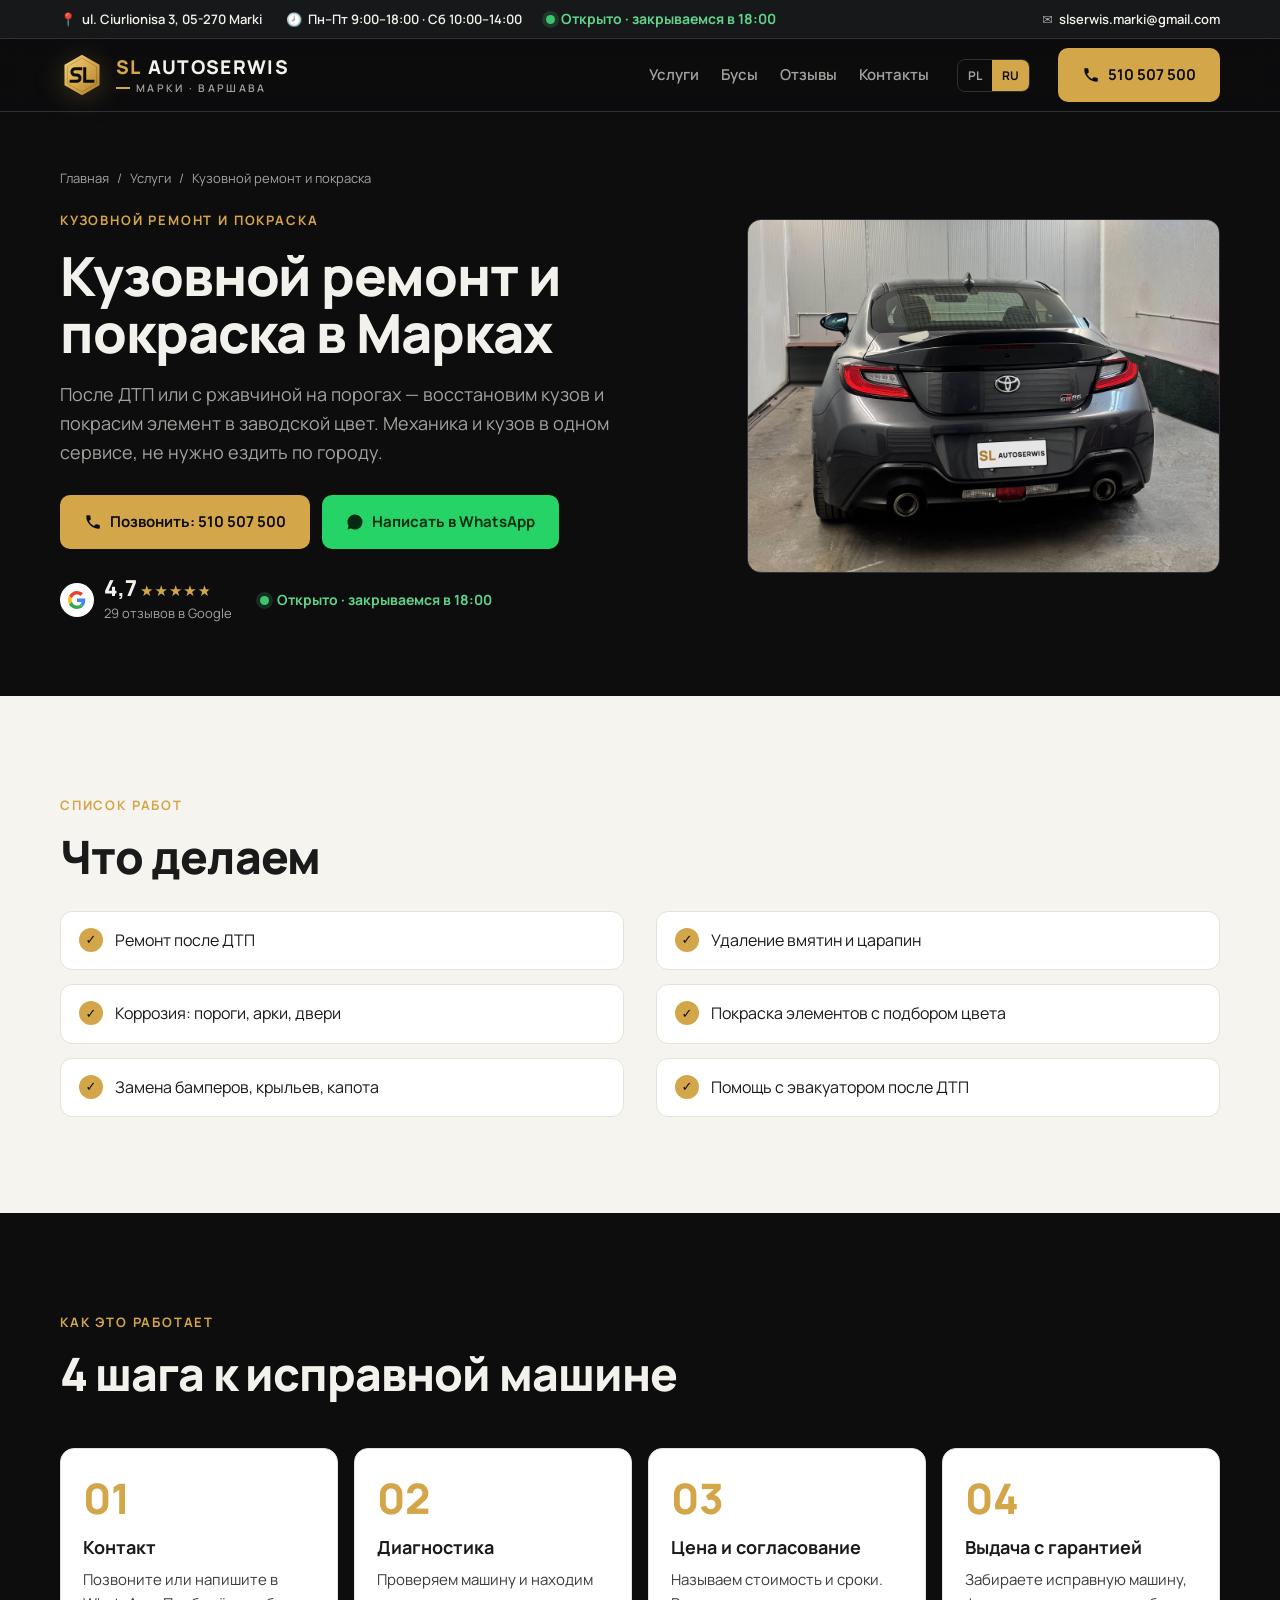
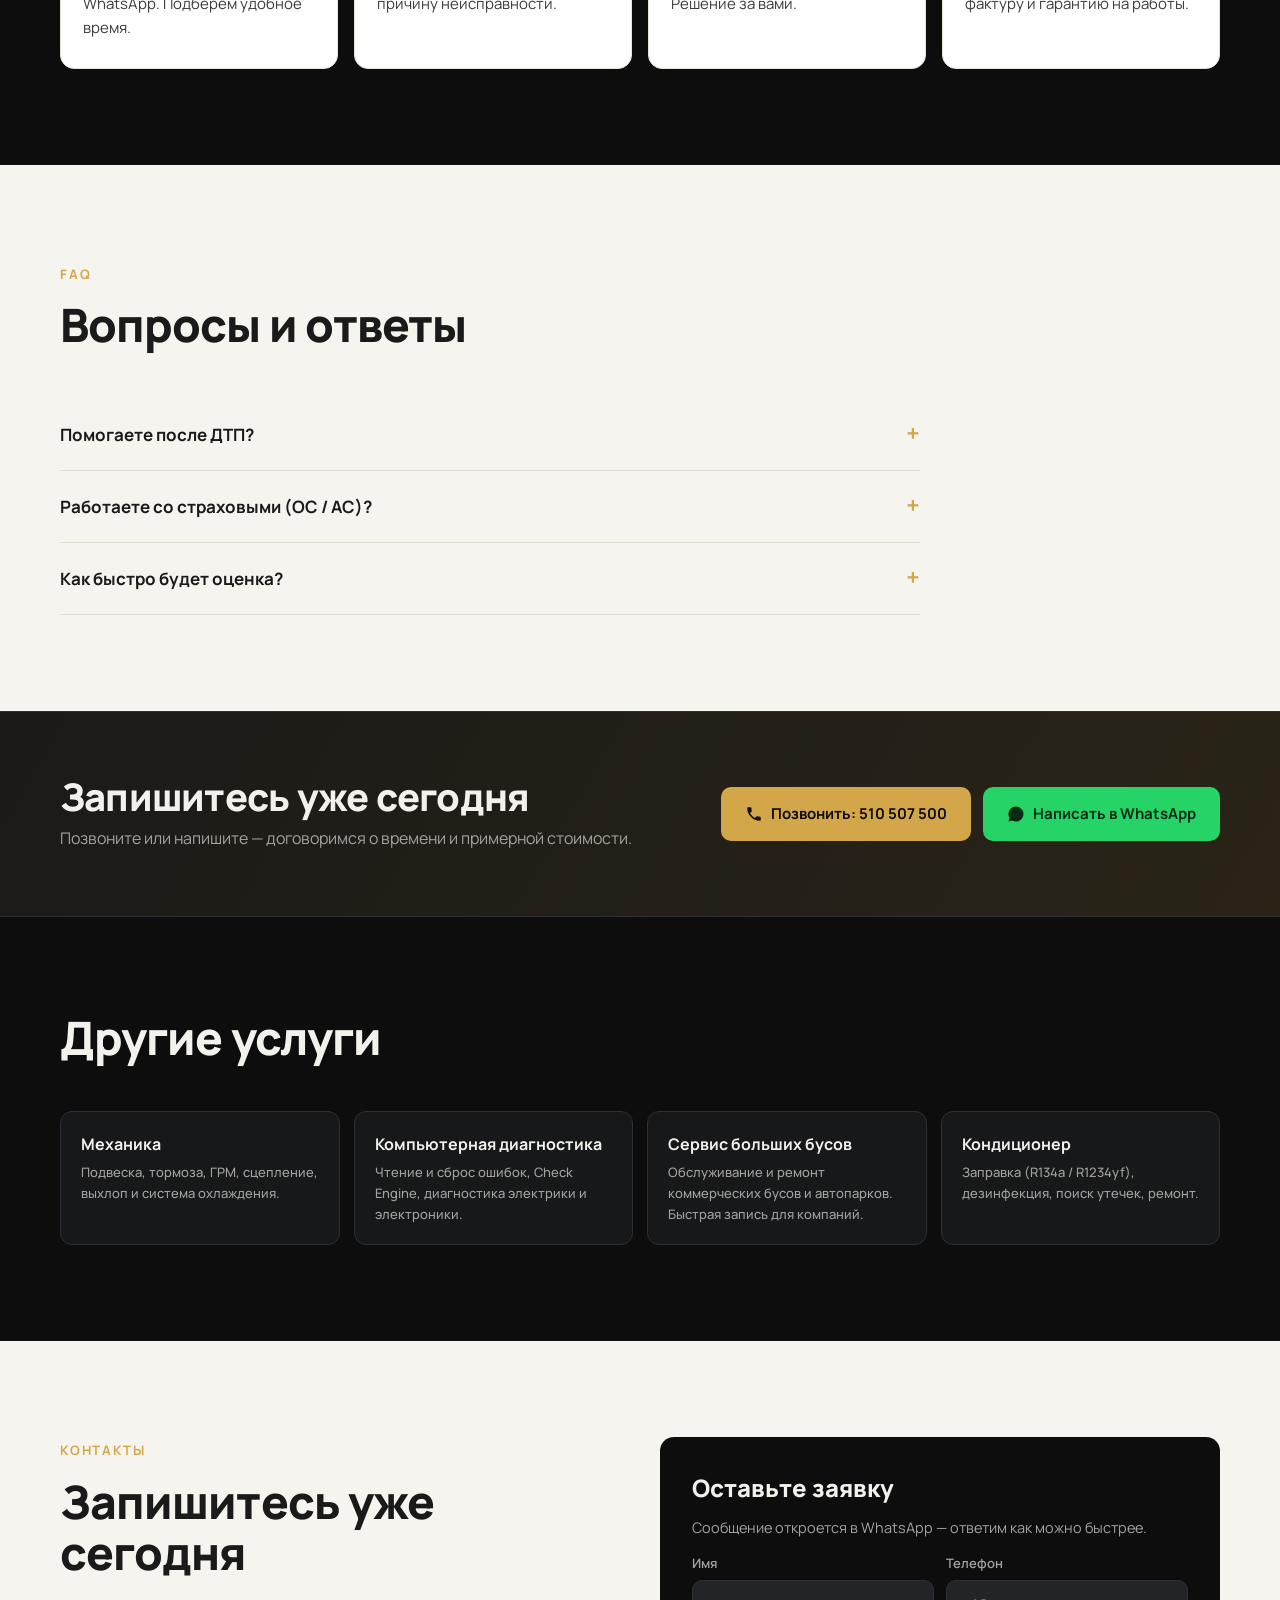
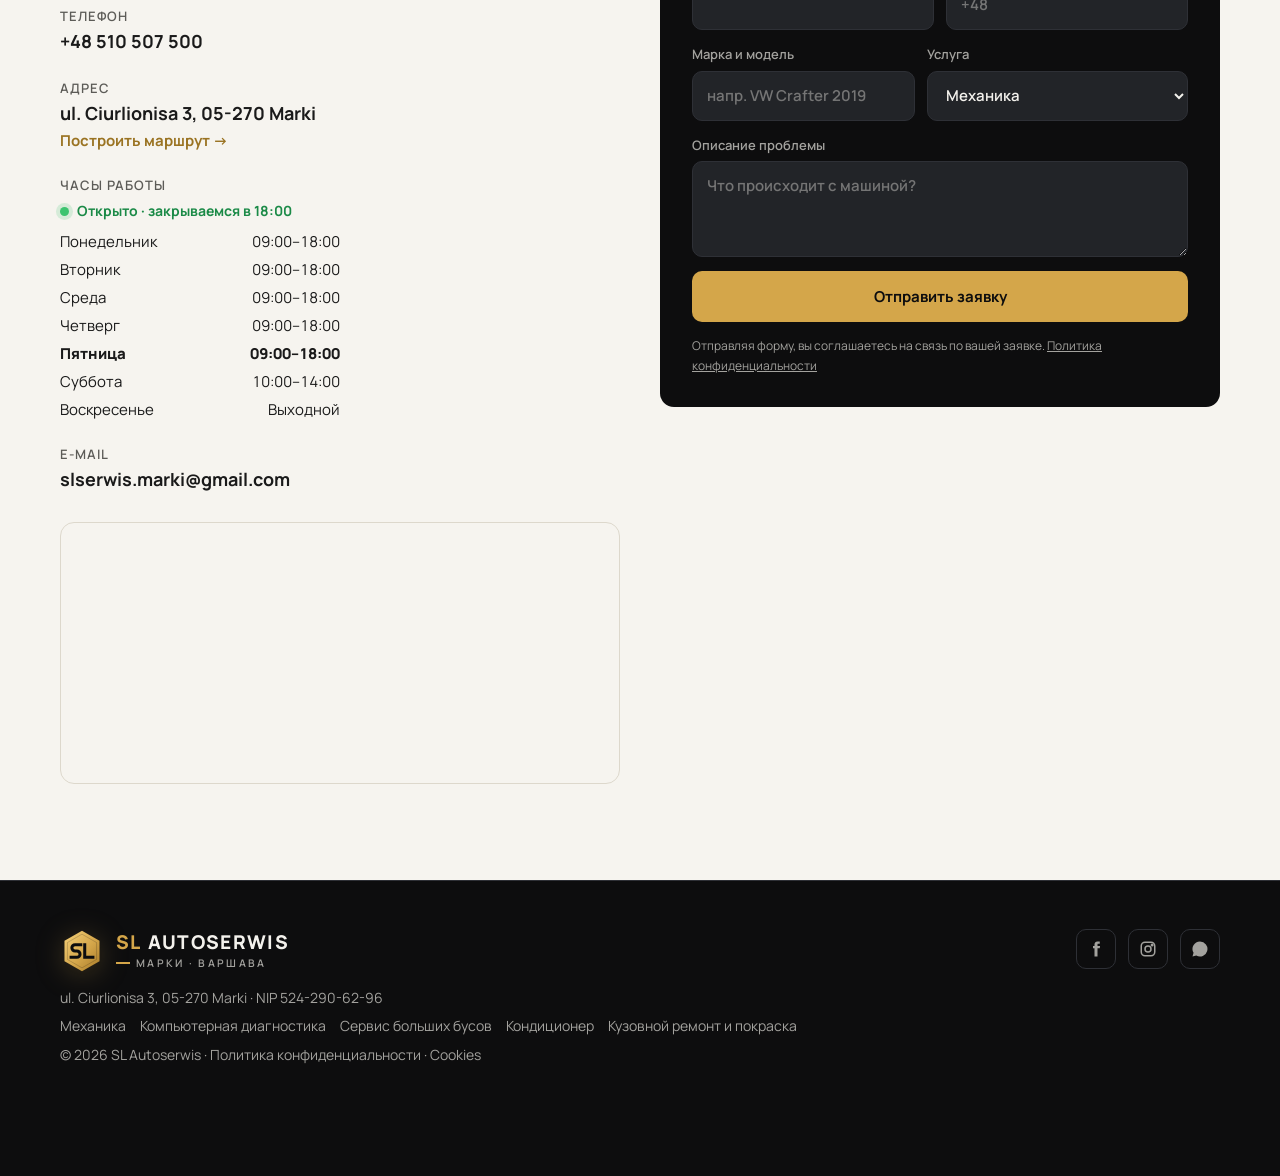
<file: ru/uslugi/blacharstwo-lakiernictwo/index.html>
<!doctype html>
<html lang="ru" data-hours='{"0":null,"1":["09:00","18:00"],"2":["09:00","18:00"],"3":["09:00","18:00"],"4":["09:00","18:00"],"5":["09:00","18:00"],"6":["10:00","14:00"]}' data-gplace="ChIJBzP2SDncIEYR_Mc0iPlmmOU">
<head>
<meta charset="utf-8">
<meta name="viewport" content="width=device-width, initial-scale=1">
<title>Кузовной ремонт и покраска в Марках — после ДТП | SL Autoserwis</title>
<meta name="description" content="Кузовной ремонт и покраска в Марках (Варшава): после ДТП, вмятины, коррозия, покраска с подбором цвета. ☎ 510 507 500">
<link rel="canonical" href="https://slautoserwis.pl/ru/uslugi/blacharstwo-lakiernictwo/">
<link rel="alternate" hreflang="pl" href="https://slautoserwis.pl/uslugi/blacharstwo-lakiernictwo/">
<link rel="alternate" hreflang="ru" href="https://slautoserwis.pl/ru/uslugi/blacharstwo-lakiernictwo/">
<link rel="alternate" hreflang="x-default" href="https://slautoserwis.pl/uslugi/blacharstwo-lakiernictwo/">
<meta property="og:type" content="website">
<meta property="og:title" content="Кузовной ремонт и покраска в Марках — после ДТП | SL Autoserwis">
<meta property="og:description" content="Кузовной ремонт и покраска в Марках (Варшава): после ДТП, вмятины, коррозия, покраска с подбором цвета. ☎ 510 507 500">
<meta property="og:url" content="https://slautoserwis.pl/ru/uslugi/blacharstwo-lakiernictwo/">
<meta property="og:image" content="https://slautoserwis.pl/assets/img/og.jpg">
<meta property="og:image:width" content="1200">
<meta property="og:image:height" content="630">
<meta property="og:locale" content="ru_RU">
<link rel="preconnect" href="https://fonts.googleapis.com">
<link rel="preconnect" href="https://fonts.gstatic.com" crossorigin>
<link href="https://fonts.googleapis.com/css2?family=Manrope:wght@400;500;600;700;800&display=swap&subset=latin-ext,cyrillic" rel="stylesheet">
<link rel="icon" type="image/svg+xml" href="../../../assets/favicon.svg">
<link rel="stylesheet" href="../../../assets/styles.css?v=c47a396a">
<script>document.documentElement.classList.add("js")</script>
<script type="application/ld+json">{"@context":"https://schema.org","@type":"AutoRepair","name":"SL Autoserwis","url":"https://slautoserwis.pl/ru/","telephone":"+48510507500","taxID":"5242906296","email":"slserwis.marki@gmail.com","address":{"@type":"PostalAddress","streetAddress":"ul. Ciurlionisa 3","postalCode":"05-270","addressLocality":"Marki","addressCountry":"PL"},"geo":{"@type":"GeoCoordinates","latitude":52.3366502,"longitude":21.112326},"hasMap":"https://www.google.com/maps?cid=16544086453063567356","openingHoursSpecification":[{"@type":"OpeningHoursSpecification","dayOfWeek":"Monday","opens":"09:00","closes":"18:00"},{"@type":"OpeningHoursSpecification","dayOfWeek":"Tuesday","opens":"09:00","closes":"18:00"},{"@type":"OpeningHoursSpecification","dayOfWeek":"Wednesday","opens":"09:00","closes":"18:00"},{"@type":"OpeningHoursSpecification","dayOfWeek":"Thursday","opens":"09:00","closes":"18:00"},{"@type":"OpeningHoursSpecification","dayOfWeek":"Friday","opens":"09:00","closes":"18:00"},{"@type":"OpeningHoursSpecification","dayOfWeek":"Saturday","opens":"10:00","closes":"14:00"}],"knowsLanguage":["pl","ru"],"sameAs":["https://www.facebook.com/SLautoserwis","https://www.instagram.com/sl_autoserwis/"],"makesOffer":{"@type":"Offer","itemOffered":{"@type":"Service","name":"Кузовной ремонт и покраска","areaServed":["Marki","Warszawa","Ząbki","Kobyłka"]}}}</script>
</head>
<body>



<div class="topbar">
  <div class="wrap">
    <div style="display:flex;gap:24px;flex-wrap:wrap;align-items:center">
      <span>📍 <b>ul. Ciurlionisa 3, 05-270 Marki</b></span>
      <span>🕗 <b>Пн–Пт 9:00–18:00 · Сб 10:00–14:00</b></span>
      <span class="status" data-status></span>
    </div>
    <span>✉️ <a href="mailto:slserwis.marki@gmail.com"><b>slserwis.marki@gmail.com</b></a></span>
  </div>
</div>

<header class="site">
  <div class="wrap">
    <a href="../../../ru/" class="logo" aria-label="SL Autoserwis">
      <svg class="logo-mark" width="44" height="44" viewBox="0 0 64 64" aria-hidden="true">
  <defs><linearGradient id="lg-h" x1="0" y1="0" x2="1" y2="1"><stop offset="0" stop-color="#f6d27a"/><stop offset=".55" stop-color="#d4a64a"/><stop offset="1" stop-color="#a87a28"/></linearGradient></defs>
  <path d="M32 2.5 57.5 17.2v29.6L32 61.5 6.5 46.8V17.2z" fill="url(#lg-h)"/>
  <path d="M32 7.5 53.2 19.7v24.6L32 56.5 10.8 44.3V19.7z" fill="none" stroke="#0d0d0e" stroke-opacity=".22" stroke-width="1.2"/>
  <g transform="translate(32 32) scale(.88) translate(-32 -32)">
    <path d="M30 21.5H20.5a5.25 5.25 0 0 0 0 10.5h3a5.25 5.25 0 0 1 0 10.5H14" fill="none" stroke="#0d0d0e" stroke-width="5" stroke-linecap="square" stroke-linejoin="round"/>
    <path d="M36.5 21.5v21H50" fill="none" stroke="#0d0d0e" stroke-width="5" stroke-linecap="square" stroke-linejoin="miter"/>
  </g>
</svg>
      <span class="logo-text"><b><em>SL</em>AUTOSERWIS</b><small>Марки · Варшава</small></span>
    </a>
    <nav class="main">
      <a href="../../../ru/#uslugi">Услуги</a>
      <a href="../../../ru/#busy">Бусы</a>
      <a href="../../../ru/#opinie">Отзывы</a>
      <a href="../../../ru/#kontakt">Контакты</a>
    </nav>
    <div class="lang" role="group" aria-label="Język / Язык">
      <a href="../../../uslugi/blacharstwo-lakiernictwo/" hreflang="pl">PL</a><a href="../../../ru/uslugi/blacharstwo-lakiernictwo/" hreflang="ru" class="on" aria-current="true">RU</a>
    </div>
    <a href="tel:+48510507500" class="btn btn-gold btn-call"><svg viewBox="0 0 24 24" fill="currentColor" aria-hidden="true"><path d="M6.6 10.8a15.1 15.1 0 0 0 6.6 6.6l2.2-2.2c.3-.3.7-.4 1-.2 1.1.4 2.3.6 3.6.6.6 0 1 .4 1 1V20c0 .6-.4 1-1 1A17 17 0 0 1 3 4c0-.6.4-1 1-1h3.5c.6 0 1 .4 1 1 0 1.3.2 2.5.6 3.6.1.3 0 .7-.2 1l-2.3 2.2z"/></svg>510 507 500</a>
  </div>
</header>

<main id="top">

<section class="page-hero">
  <div class="wrap">
    <div>
      <nav class="crumbs" aria-label="breadcrumbs"><a href="../../../ru/">Главная</a><span>/</span><a href="../../../ru/#uslugi">Услуги</a><span>/</span><span>Кузовной ремонт и покраска</span></nav>
      <span class="eyebrow">Кузовной ремонт и покраска</span>
      <h1>Кузовной ремонт и покраска в Марках</h1>
      <p class="lead" style="font-size:18px;color:var(--muted);margin:20px 0 28px;max-width:600px">После ДТП или с ржавчиной на порогах — восстановим кузов и покрасим элемент в заводской цвет. Механика и кузов в одном сервисе, не нужно ездить по городу.</p>
      <div class="ctas" style="display:flex;gap:12px;flex-wrap:wrap">
        <a href="tel:+48510507500" class="btn btn-gold"><svg viewBox="0 0 24 24" fill="currentColor" aria-hidden="true"><path d="M6.6 10.8a15.1 15.1 0 0 0 6.6 6.6l2.2-2.2c.3-.3.7-.4 1-.2 1.1.4 2.3.6 3.6.6.6 0 1 .4 1 1V20c0 .6-.4 1-1 1A17 17 0 0 1 3 4c0-.6.4-1 1-1h3.5c.6 0 1 .4 1 1 0 1.3.2 2.5.6 3.6.1.3 0 .7-.2 1l-2.3 2.2z"/></svg><span>Позвонить: 510 507 500</span></a>
        <a href="https://wa.me/48510507500" target="_blank" rel="noopener" class="btn btn-wa"><svg viewBox="0 0 24 24" fill="currentColor" aria-hidden="true"><path d="M17.5 14.4c-.3-.1-1.8-.9-2-1-.3-.1-.5-.1-.7.1l-.9 1.2c-.2.2-.3.2-.6.1a8 8 0 0 1-4-3.5c-.3-.5.3-.5.9-1.6.1-.2 0-.4 0-.5l-.9-2.2c-.2-.6-.5-.5-.7-.5h-.6c-.2 0-.5.1-.8.4-.3.3-1 1-1 2.5s1.1 2.9 1.2 3.1c.1.2 2.1 3.2 5.1 4.5 1.9.8 2.6.9 3.6.7.6-.1 1.8-.7 2-1.4.2-.7.2-1.3.2-1.4-.1-.2-.3-.3-.6-.4zM12 2a10 10 0 0 0-8.6 15.1L2 22l5-1.3A10 10 0 1 0 12 2z"/></svg><span>Написать в WhatsApp</span></a>
      </div>
      <div class="hero-meta">
        
      <a class="rating" href="https://www.google.com/maps?cid=16544086453063567356" target="_blank" rel="noopener">
        <span class="g"><svg viewBox="0 0 48 48" aria-hidden="true"><path fill="#EA4335" d="M24 9.5c3.5 0 6.6 1.2 9.1 3.6l6.8-6.8C35.8 2.4 30.3 0 24 0 14.6 0 6.6 5.4 2.7 13.3l7.9 6.1C12.5 13.6 17.8 9.5 24 9.5z"/><path fill="#4285F4" d="M46.1 24.5c0-1.6-.1-3.1-.4-4.5H24v9h12.4c-.5 2.9-2.2 5.3-4.6 6.9l7.4 5.7c4.3-4 6.9-9.9 6.9-17.1z"/><path fill="#FBBC05" d="M10.6 28.6A14.5 14.5 0 0 1 9.5 24c0-1.6.3-3.2.8-4.6l-7.9-6.1A24 24 0 0 0 0 24c0 3.9.9 7.5 2.7 10.7l7.9-6.1z"/><path fill="#34A853" d="M24 48c6.5 0 11.9-2.1 15.9-5.8l-7.4-5.7c-2.1 1.4-4.8 2.3-8.5 2.3-6.2 0-11.5-4.2-13.4-9.9l-7.9 6.1C6.6 42.6 14.6 48 24 48z"/></svg></span>
        <span><strong data-g-rating>4,7</strong> <span class="stars" style="--r:94%">★★★★★</span><small data-g-count>29 отзывов в Google</small></span>
      </a>
        <span class="status" data-status></span>
      </div>
    </div>
    <div class="ph has-img"><img src="../../../assets/img/uslugi-lakiernictwo.jpg" alt="Кузовной ремонт и покраска — SL Autoserwis" width="1200" height="900" fetchpriority="high"></div>
  </div>
</section>

<section class="light">
  <div class="wrap">
    <div class="rv">
      <span class="eyebrow">Список работ</span>
      <h2 style="margin-bottom:28px">Что делаем</h2>
      <ul class="items">
        <li>Ремонт после ДТП</li>
        <li>Удаление вмятин и царапин</li>
        <li>Коррозия: пороги, арки, двери</li>
        <li>Покраска элементов с подбором цвета</li>
        <li>Замена бамперов, крыльев, капота</li>
        <li>Помощь с эвакуатором после ДТП</li>
      </ul>
    </div>
    
  </div>
</section>

<section class="">
  <div class="wrap">
    <div class="sec-head rv">
      <span class="eyebrow">Как это работает</span>
      <h2>4 шага к исправной машине</h2>
    </div>
    <div class="steps">
      <div class="step rv"><b>Контакт</b><p>Позвоните или напишите в WhatsApp. Подберём удобное время.</p></div>
      <div class="step rv"><b>Диагностика</b><p>Проверяем машину и находим причину неисправности.</p></div>
      <div class="step rv"><b>Цена и согласование</b><p>Называем стоимость и сроки. Решение за вами.</p></div>
      <div class="step rv"><b>Выдача с гарантией</b><p>Забираете исправную машину, фактуру и гарантию на работы.</p></div>
    </div>
  </div>
</section>

<section class="light">
  <div class="wrap">
    <div class="sec-head rv">
      <span class="eyebrow">FAQ</span>
      <h2>Вопросы и ответы</h2>
    </div>
    <div class="faq-light"><div class="faq rv">
      <details><summary>Помогаете после ДТП?</summary><p><span class="tbd" title="Do potwierdzenia">Да. Поможем организовать эвакуатор и подготовить документы для страховой.</span></p></details>
      <details><summary>Работаете со страховыми (OC / AC)?</summary><p><span class="tbd" title="Do potwierdzenia">Да, можем провести ремонт через страховую.</span></p></details>
      <details><summary>Как быстро будет оценка?</summary><p>Пришлите фото повреждений в WhatsApp — предварительную цену обычно называем в течение дня.</p></details>
    </div></div>
  </div>
</section>

<section class="cta-band">
  <div class="wrap">
    <div>
      <h2>Запишитесь уже сегодня</h2>
      <p style="color:var(--muted);margin-top:8px">Позвоните или напишите — договоримся о времени и примерной стоимости.</p>
    </div>
    <div class="ctas">
        <a href="tel:+48510507500" class="btn btn-gold"><svg viewBox="0 0 24 24" fill="currentColor" aria-hidden="true"><path d="M6.6 10.8a15.1 15.1 0 0 0 6.6 6.6l2.2-2.2c.3-.3.7-.4 1-.2 1.1.4 2.3.6 3.6.6.6 0 1 .4 1 1V20c0 .6-.4 1-1 1A17 17 0 0 1 3 4c0-.6.4-1 1-1h3.5c.6 0 1 .4 1 1 0 1.3.2 2.5.6 3.6.1.3 0 .7-.2 1l-2.3 2.2z"/></svg><span>Позвонить: 510 507 500</span></a>
        <a href="https://wa.me/48510507500" target="_blank" rel="noopener" class="btn btn-wa"><svg viewBox="0 0 24 24" fill="currentColor" aria-hidden="true"><path d="M17.5 14.4c-.3-.1-1.8-.9-2-1-.3-.1-.5-.1-.7.1l-.9 1.2c-.2.2-.3.2-.6.1a8 8 0 0 1-4-3.5c-.3-.5.3-.5.9-1.6.1-.2 0-.4 0-.5l-.9-2.2c-.2-.6-.5-.5-.7-.5h-.6c-.2 0-.5.1-.8.4-.3.3-1 1-1 2.5s1.1 2.9 1.2 3.1c.1.2 2.1 3.2 5.1 4.5 1.9.8 2.6.9 3.6.7.6-.1 1.8-.7 2-1.4.2-.7.2-1.3.2-1.4-.1-.2-.3-.3-.6-.4zM12 2a10 10 0 0 0-8.6 15.1L2 22l5-1.3A10 10 0 1 0 12 2z"/></svg><span>Написать в WhatsApp</span></a>
    </div>
  </div>
</section>

<section>
  <div class="wrap">
    <div class="sec-head rv"><h2>Другие услуги</h2></div>
    <div class="other">
      <a class="rv" href="../../../ru/uslugi/mechanika/">Механика<small>Подвеска, тормоза, ГРМ, сцепление, выхлоп и система охлаждения.</small></a>
      <a class="rv" href="../../../ru/uslugi/diagnostyka/">Компьютерная диагностика<small>Чтение и сброс ошибок, Check Engine, диагностика электрики и электроники.</small></a>
      <a class="rv" href="../../../ru/uslugi/serwis-busow/">Сервис больших бусов<small>Обслуживание и ремонт коммерческих бусов и автопарков. Быстрая запись для компаний.</small></a>
      <a class="rv" href="../../../ru/uslugi/klimatyzacja/">Кондиционер<small>Заправка (R134a / R1234yf), дезинфекция, поиск утечек, ремонт.</small></a>
    </div>
  </div>
</section>

<section id="kontakt" class="light contact">
  <div class="wrap">
    <div class="rv">
      <span class="eyebrow">Контакты</span>
      <h2>Запишитесь уже сегодня</h2>
      <div class="info">
        <div><small>Телефон</small><a href="tel:+48510507500">+48 510 507 500</a></div>
        <div><small>Адрес</small><b>ul. Ciurlionisa 3, 05-270 Marki</b><br><a href="https://www.google.com/maps/dir/?api=1&destination=SL+Autoserwis%2C+Ciurlionisa+3%2C+05-270+Marki" target="_blank" rel="noopener" style="font-size:15px;color:#9a7322">Построить маршрут →</a></div>
        <div><small>Часы работы</small><span class="status" data-status style="margin:4px 0 8px"></span><ul class="hours"><li data-day="1"><span>Понедельник</span><span>09:00–18:00</span></li><li data-day="2"><span>Вторник</span><span>09:00–18:00</span></li><li data-day="3"><span>Среда</span><span>09:00–18:00</span></li><li data-day="4"><span>Четверг</span><span>09:00–18:00</span></li><li data-day="5"><span>Пятница</span><span>09:00–18:00</span></li><li data-day="6"><span>Суббота</span><span>10:00–14:00</span></li><li data-day="0"><span>Воскресенье</span><span>Выходной</span></li></ul></div>
        <div><small>E-mail</small><a href="mailto:slserwis.marki@gmail.com">slserwis.marki@gmail.com</a></div>
      </div>
      <div class="map"><iframe title="SL Autoserwis — Адрес" loading="lazy" referrerpolicy="no-referrer-when-downgrade" src="https://www.google.com/maps?q=SL+Autoserwis,+Ciurlionisa+3,+05-270+Marki&z=15&output=embed&hl=ru"></iframe></div>
    </div>
    <form class="lead rv" id="leadForm">
      <h3>Оставьте заявку</h3>
      <p>Сообщение откроется в WhatsApp — ответим как можно быстрее.</p>
      <div class="row">
        <label>Имя<input id="f-name" name="name" required autocomplete="given-name"></label>
        <label>Телефон<input id="f-phone" name="phone" type="tel" required autocomplete="tel" placeholder="+48"></label>
      </div>
      <div class="row">
        <label>Марка и модель<input id="f-car" name="car" placeholder="напр. VW Crafter 2019"></label>
        <label>Услуга
          <select id="f-service" name="service">
            <option>Механика</option><option>Компьютерная диагностика</option><option>Сервис больших бусов</option><option>Кондиционер</option><option>Кузовной ремонт и покраска</option><option>Коробки передач / DSG</option><option>Масло и ТО</option><option>Шины и развал-схождение</option><option>Другое</option>
          </select>
        </label>
      </div>
      <label>Описание проблемы<textarea id="f-msg" name="msg" placeholder="Что происходит с машиной?"></textarea></label>
      <button class="btn btn-gold" type="submit">Отправить заявку</button>
      <small>Отправляя форму, вы соглашаетесь на связь по вашей заявке. <a href="#" style="text-decoration:underline">Политика конфиденциальности</a></small>
    </form>
  </div>
</section>

</main>

<footer>
  <div class="wrap">
    <div>
      <a href="../../../ru/" class="logo" style="margin-bottom:14px"><svg class="logo-mark" width="44" height="44" viewBox="0 0 64 64" aria-hidden="true">
  <defs><linearGradient id="lg-f" x1="0" y1="0" x2="1" y2="1"><stop offset="0" stop-color="#f6d27a"/><stop offset=".55" stop-color="#d4a64a"/><stop offset="1" stop-color="#a87a28"/></linearGradient></defs>
  <path d="M32 2.5 57.5 17.2v29.6L32 61.5 6.5 46.8V17.2z" fill="url(#lg-f)"/>
  <path d="M32 7.5 53.2 19.7v24.6L32 56.5 10.8 44.3V19.7z" fill="none" stroke="#0d0d0e" stroke-opacity=".22" stroke-width="1.2"/>
  <g transform="translate(32 32) scale(.88) translate(-32 -32)">
    <path d="M30 21.5H20.5a5.25 5.25 0 0 0 0 10.5h3a5.25 5.25 0 0 1 0 10.5H14" fill="none" stroke="#0d0d0e" stroke-width="5" stroke-linecap="square" stroke-linejoin="round"/>
    <path d="M36.5 21.5v21H50" fill="none" stroke="#0d0d0e" stroke-width="5" stroke-linecap="square" stroke-linejoin="miter"/>
  </g>
</svg>
      <span class="logo-text"><b><em>SL</em>AUTOSERWIS</b><small>Марки · Варшава</small></span></a>
      <div>ul. Ciurlionisa 3, 05-270 Marki · NIP 524-290-62-96</div>
      <div style="margin-top:6px;display:flex;gap:6px 14px;flex-wrap:wrap"><a href="../../../ru/uslugi/mechanika/">Механика</a><a href="../../../ru/uslugi/diagnostyka/">Компьютерная диагностика</a><a href="../../../ru/uslugi/serwis-busow/">Сервис больших бусов</a><a href="../../../ru/uslugi/klimatyzacja/">Кондиционер</a><a href="../../../ru/uslugi/blacharstwo-lakiernictwo/">Кузовной ремонт и покраска</a></div>
      <div style="margin-top:6px">© 2026 SL Autoserwis · <a href="#">Политика конфиденциальности</a> · <a href="#">Cookies</a></div>
    </div>
    <div class="soc">
      <a href="https://www.facebook.com/SLautoserwis" target="_blank" rel="noopener" aria-label="Facebook"><svg viewBox="0 0 24 24" fill="currentColor"><path d="M14 8V6c0-.9.6-1 1-1h2V2h-3c-3 0-4 2-4 4v2H8v3h2v11h4V11h3l.4-3H14z"/></svg></a>
      <a href="https://www.instagram.com/sl_autoserwis/" target="_blank" rel="noopener" aria-label="Instagram"><svg viewBox="0 0 24 24" fill="none" stroke="currentColor" stroke-width="2"><rect x="3" y="3" width="18" height="18" rx="5"/><circle cx="12" cy="12" r="4"/><circle cx="17.5" cy="6.5" r="1" fill="currentColor"/></svg></a>
      <a href="https://wa.me/48510507500" target="_blank" rel="noopener" aria-label="WhatsApp"><svg viewBox="0 0 24 24" fill="currentColor" aria-hidden="true"><path d="M17.5 14.4c-.3-.1-1.8-.9-2-1-.3-.1-.5-.1-.7.1l-.9 1.2c-.2.2-.3.2-.6.1a8 8 0 0 1-4-3.5c-.3-.5.3-.5.9-1.6.1-.2 0-.4 0-.5l-.9-2.2c-.2-.6-.5-.5-.7-.5h-.6c-.2 0-.5.1-.8.4-.3.3-1 1-1 2.5s1.1 2.9 1.2 3.1c.1.2 2.1 3.2 5.1 4.5 1.9.8 2.6.9 3.6.7.6-.1 1.8-.7 2-1.4.2-.7.2-1.3.2-1.4-.1-.2-.3-.3-.6-.4zM12 2a10 10 0 0 0-8.6 15.1L2 22l5-1.3A10 10 0 1 0 12 2z"/></svg></a>
    </div>
  </div>
</footer>

<div class="mbar">
  <a href="tel:+48510507500" class="btn btn-gold">Позвонить</a>
  <a href="https://wa.me/48510507500" target="_blank" rel="noopener" class="btn btn-wa">WhatsApp</a>
</div>

<script src="../../../assets/main.js?v=954efecd"></script>
</body>
</html>
</file>
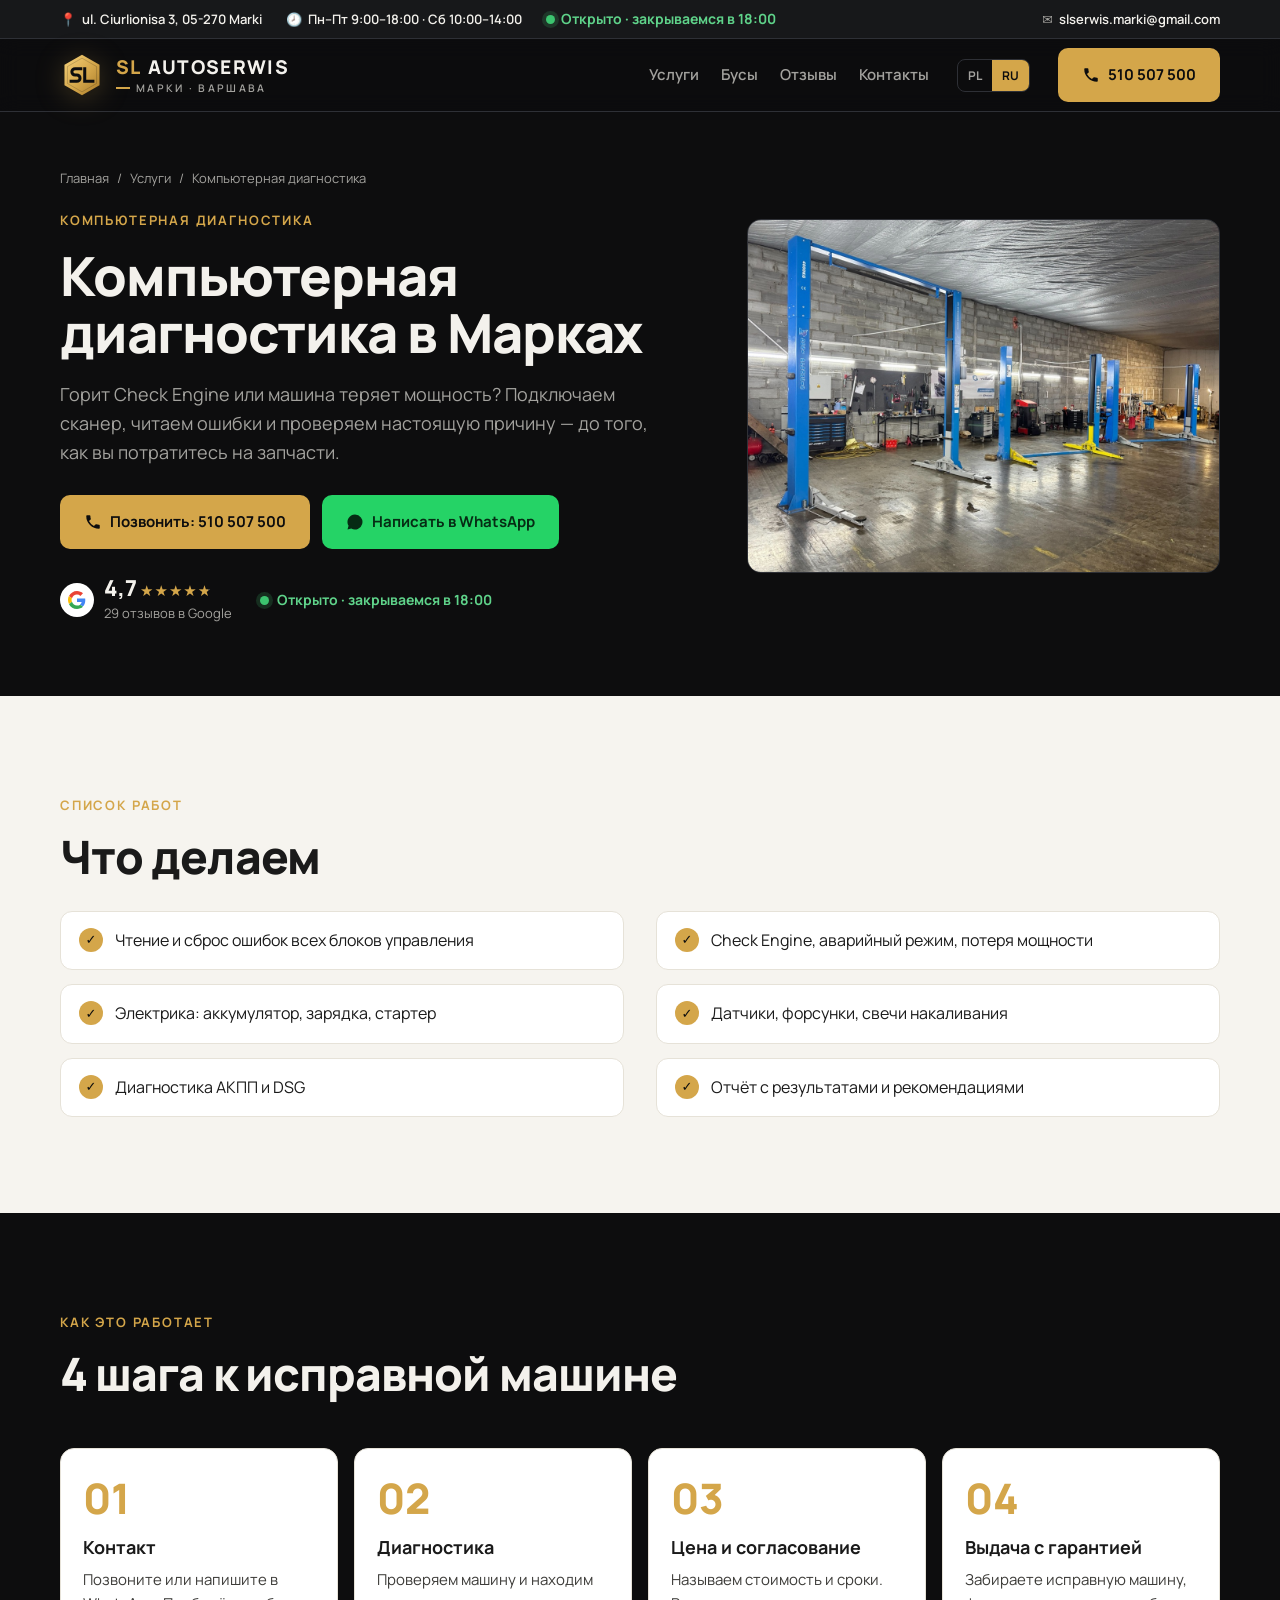
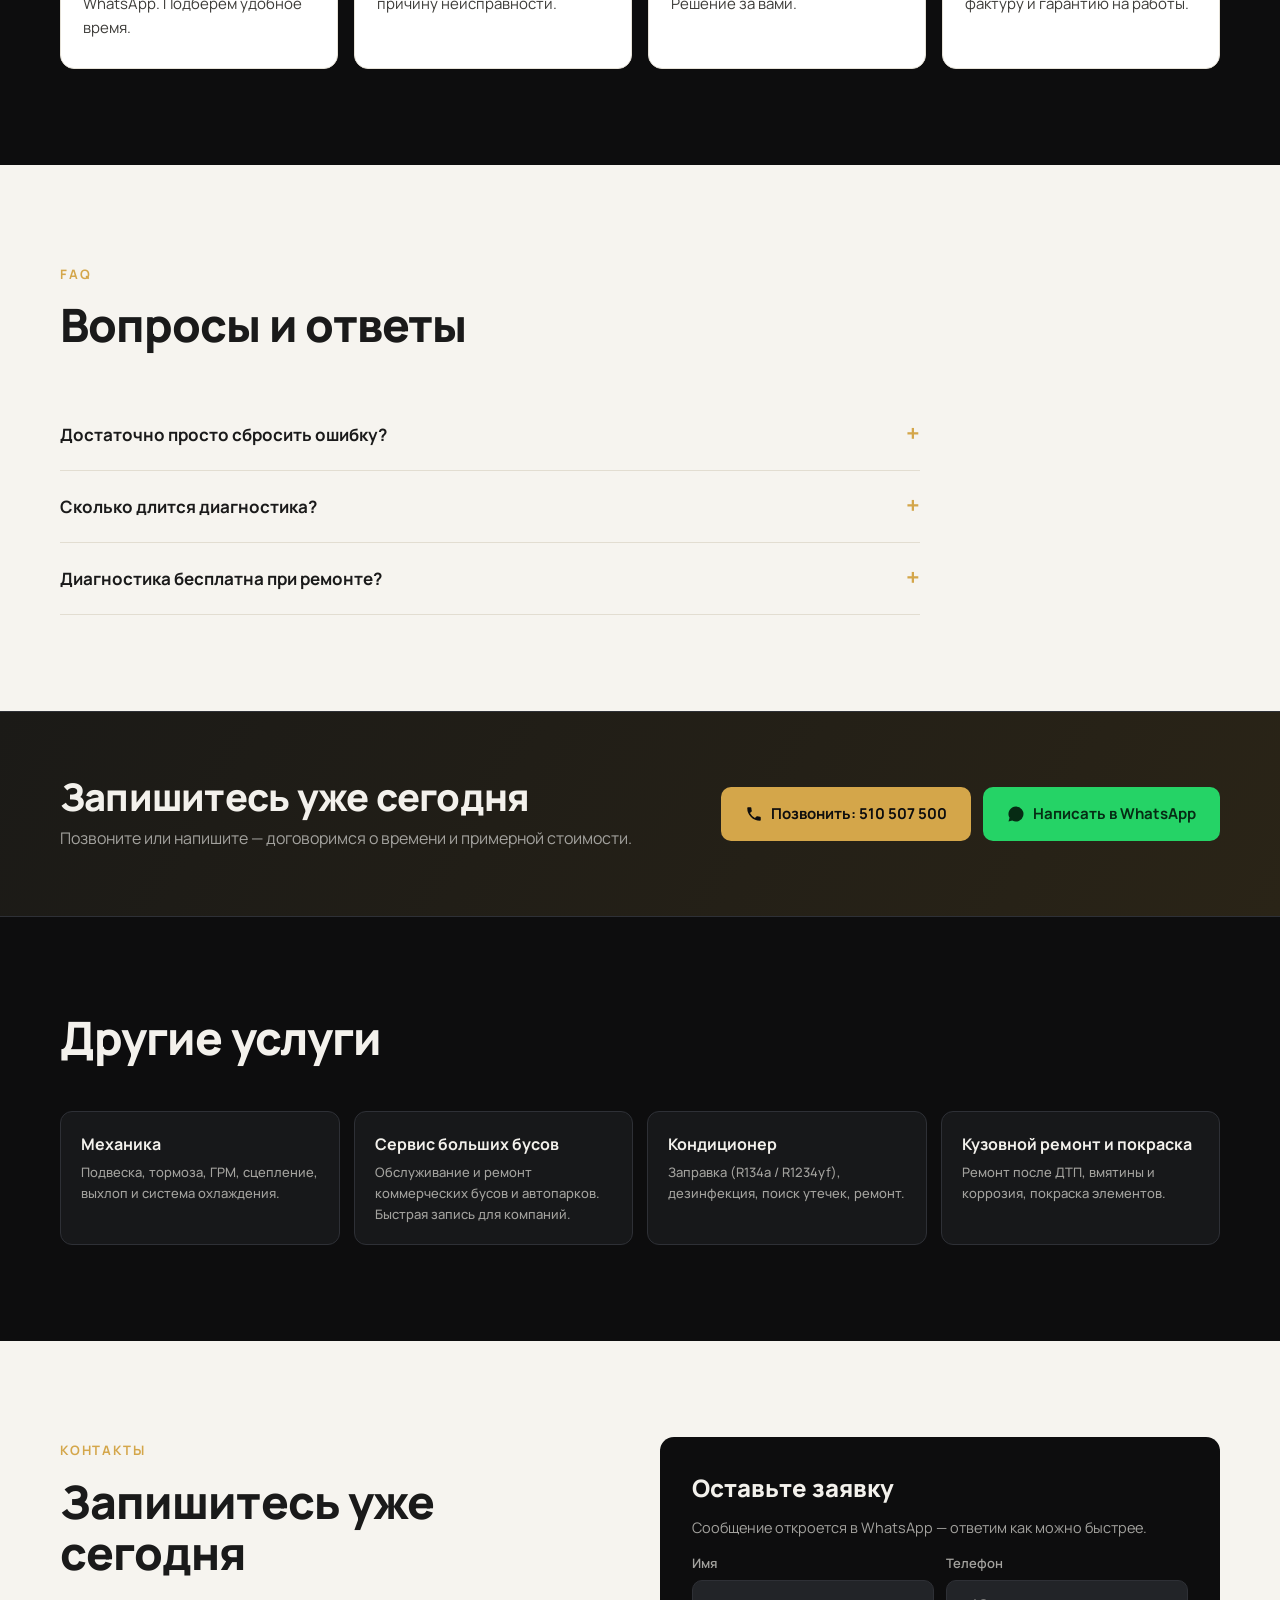
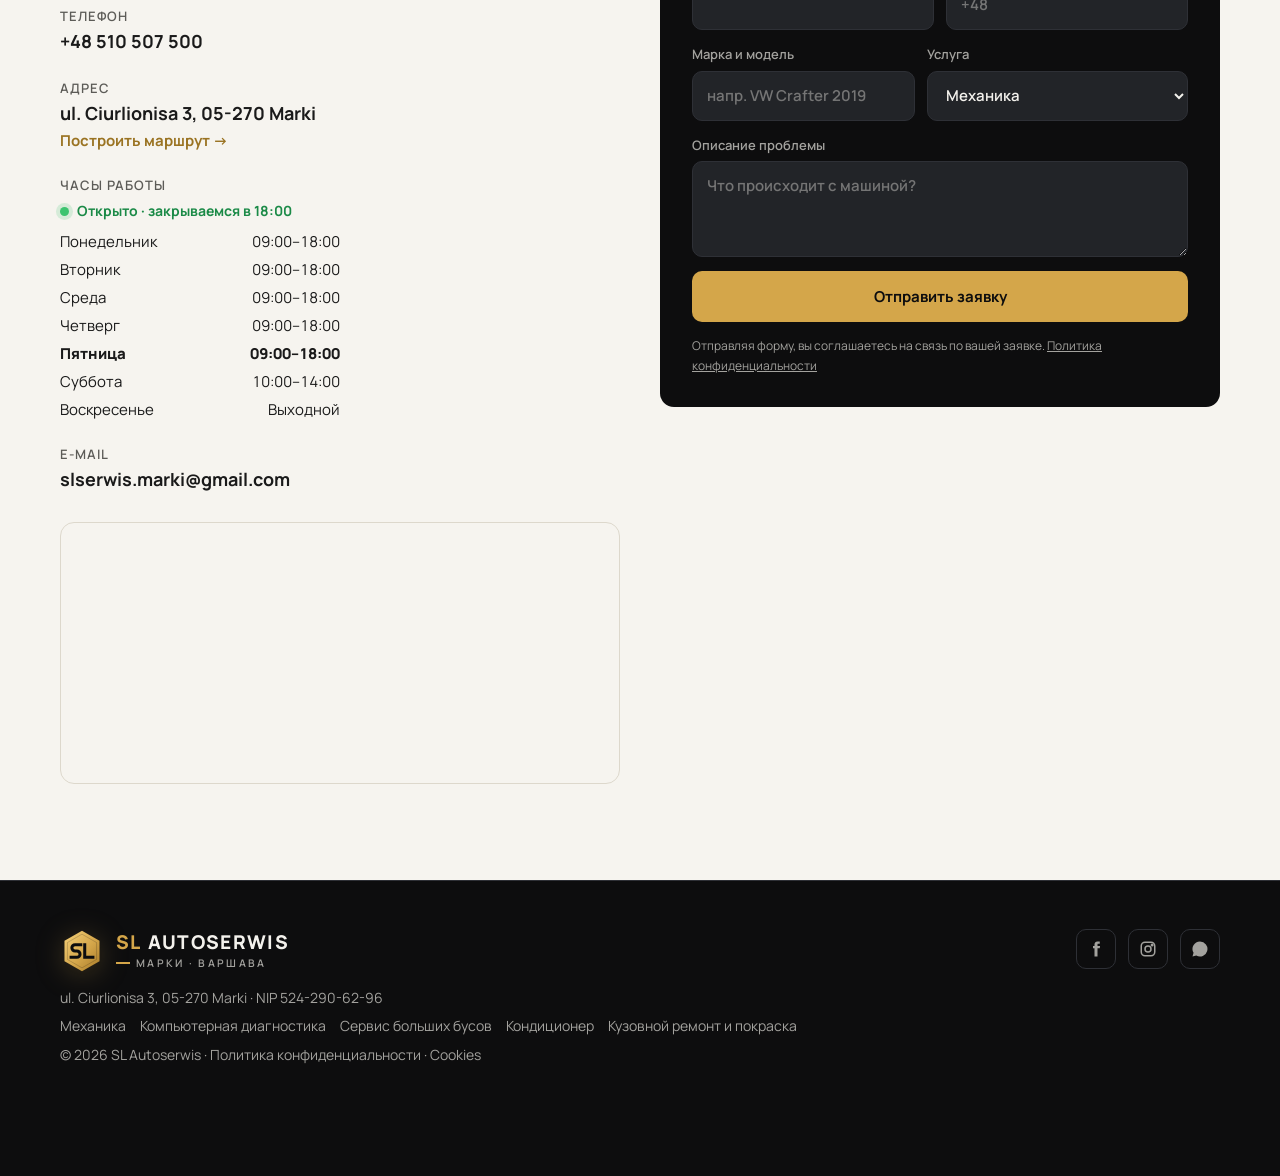
<file: ru/uslugi/diagnostyka/index.html>
<!doctype html>
<html lang="ru" data-hours='{"0":null,"1":["09:00","18:00"],"2":["09:00","18:00"],"3":["09:00","18:00"],"4":["09:00","18:00"],"5":["09:00","18:00"],"6":["10:00","14:00"]}' data-gplace="ChIJBzP2SDncIEYR_Mc0iPlmmOU">
<head>
<meta charset="utf-8">
<meta name="viewport" content="width=device-width, initial-scale=1">
<title>Компьютерная диагностика авто в Марках — Check Engine | SL Autoserwis</title>
<meta name="description" content="Компьютерная диагностика в Марках (Варшава): ошибки, Check Engine, электрика. Быстрая запись. ☎ 510 507 500">
<link rel="canonical" href="https://slautoserwis.pl/ru/uslugi/diagnostyka/">
<link rel="alternate" hreflang="pl" href="https://slautoserwis.pl/uslugi/diagnostyka/">
<link rel="alternate" hreflang="ru" href="https://slautoserwis.pl/ru/uslugi/diagnostyka/">
<link rel="alternate" hreflang="x-default" href="https://slautoserwis.pl/uslugi/diagnostyka/">
<meta property="og:type" content="website">
<meta property="og:title" content="Компьютерная диагностика авто в Марках — Check Engine | SL Autoserwis">
<meta property="og:description" content="Компьютерная диагностика в Марках (Варшава): ошибки, Check Engine, электрика. Быстрая запись. ☎ 510 507 500">
<meta property="og:url" content="https://slautoserwis.pl/ru/uslugi/diagnostyka/">
<meta property="og:image" content="https://slautoserwis.pl/assets/img/og.jpg">
<meta property="og:image:width" content="1200">
<meta property="og:image:height" content="630">
<meta property="og:locale" content="ru_RU">
<link rel="preconnect" href="https://fonts.googleapis.com">
<link rel="preconnect" href="https://fonts.gstatic.com" crossorigin>
<link href="https://fonts.googleapis.com/css2?family=Manrope:wght@400;500;600;700;800&display=swap&subset=latin-ext,cyrillic" rel="stylesheet">
<link rel="icon" type="image/svg+xml" href="../../../assets/favicon.svg">
<link rel="stylesheet" href="../../../assets/styles.css?v=c47a396a">
<script>document.documentElement.classList.add("js")</script>
<script type="application/ld+json">{"@context":"https://schema.org","@type":"AutoRepair","name":"SL Autoserwis","url":"https://slautoserwis.pl/ru/","telephone":"+48510507500","taxID":"5242906296","email":"slserwis.marki@gmail.com","address":{"@type":"PostalAddress","streetAddress":"ul. Ciurlionisa 3","postalCode":"05-270","addressLocality":"Marki","addressCountry":"PL"},"geo":{"@type":"GeoCoordinates","latitude":52.3366502,"longitude":21.112326},"hasMap":"https://www.google.com/maps?cid=16544086453063567356","openingHoursSpecification":[{"@type":"OpeningHoursSpecification","dayOfWeek":"Monday","opens":"09:00","closes":"18:00"},{"@type":"OpeningHoursSpecification","dayOfWeek":"Tuesday","opens":"09:00","closes":"18:00"},{"@type":"OpeningHoursSpecification","dayOfWeek":"Wednesday","opens":"09:00","closes":"18:00"},{"@type":"OpeningHoursSpecification","dayOfWeek":"Thursday","opens":"09:00","closes":"18:00"},{"@type":"OpeningHoursSpecification","dayOfWeek":"Friday","opens":"09:00","closes":"18:00"},{"@type":"OpeningHoursSpecification","dayOfWeek":"Saturday","opens":"10:00","closes":"14:00"}],"knowsLanguage":["pl","ru"],"sameAs":["https://www.facebook.com/SLautoserwis","https://www.instagram.com/sl_autoserwis/"],"makesOffer":{"@type":"Offer","itemOffered":{"@type":"Service","name":"Компьютерная диагностика","areaServed":["Marki","Warszawa","Ząbki","Kobyłka"]}}}</script>
</head>
<body>



<div class="topbar">
  <div class="wrap">
    <div style="display:flex;gap:24px;flex-wrap:wrap;align-items:center">
      <span>📍 <b>ul. Ciurlionisa 3, 05-270 Marki</b></span>
      <span>🕗 <b>Пн–Пт 9:00–18:00 · Сб 10:00–14:00</b></span>
      <span class="status" data-status></span>
    </div>
    <span>✉️ <a href="mailto:slserwis.marki@gmail.com"><b>slserwis.marki@gmail.com</b></a></span>
  </div>
</div>

<header class="site">
  <div class="wrap">
    <a href="../../../ru/" class="logo" aria-label="SL Autoserwis">
      <svg class="logo-mark" width="44" height="44" viewBox="0 0 64 64" aria-hidden="true">
  <defs><linearGradient id="lg-h" x1="0" y1="0" x2="1" y2="1"><stop offset="0" stop-color="#f6d27a"/><stop offset=".55" stop-color="#d4a64a"/><stop offset="1" stop-color="#a87a28"/></linearGradient></defs>
  <path d="M32 2.5 57.5 17.2v29.6L32 61.5 6.5 46.8V17.2z" fill="url(#lg-h)"/>
  <path d="M32 7.5 53.2 19.7v24.6L32 56.5 10.8 44.3V19.7z" fill="none" stroke="#0d0d0e" stroke-opacity=".22" stroke-width="1.2"/>
  <g transform="translate(32 32) scale(.88) translate(-32 -32)">
    <path d="M30 21.5H20.5a5.25 5.25 0 0 0 0 10.5h3a5.25 5.25 0 0 1 0 10.5H14" fill="none" stroke="#0d0d0e" stroke-width="5" stroke-linecap="square" stroke-linejoin="round"/>
    <path d="M36.5 21.5v21H50" fill="none" stroke="#0d0d0e" stroke-width="5" stroke-linecap="square" stroke-linejoin="miter"/>
  </g>
</svg>
      <span class="logo-text"><b><em>SL</em>AUTOSERWIS</b><small>Марки · Варшава</small></span>
    </a>
    <nav class="main">
      <a href="../../../ru/#uslugi">Услуги</a>
      <a href="../../../ru/#busy">Бусы</a>
      <a href="../../../ru/#opinie">Отзывы</a>
      <a href="../../../ru/#kontakt">Контакты</a>
    </nav>
    <div class="lang" role="group" aria-label="Język / Язык">
      <a href="../../../uslugi/diagnostyka/" hreflang="pl">PL</a><a href="../../../ru/uslugi/diagnostyka/" hreflang="ru" class="on" aria-current="true">RU</a>
    </div>
    <a href="tel:+48510507500" class="btn btn-gold btn-call"><svg viewBox="0 0 24 24" fill="currentColor" aria-hidden="true"><path d="M6.6 10.8a15.1 15.1 0 0 0 6.6 6.6l2.2-2.2c.3-.3.7-.4 1-.2 1.1.4 2.3.6 3.6.6.6 0 1 .4 1 1V20c0 .6-.4 1-1 1A17 17 0 0 1 3 4c0-.6.4-1 1-1h3.5c.6 0 1 .4 1 1 0 1.3.2 2.5.6 3.6.1.3 0 .7-.2 1l-2.3 2.2z"/></svg>510 507 500</a>
  </div>
</header>

<main id="top">

<section class="page-hero">
  <div class="wrap">
    <div>
      <nav class="crumbs" aria-label="breadcrumbs"><a href="../../../ru/">Главная</a><span>/</span><a href="../../../ru/#uslugi">Услуги</a><span>/</span><span>Компьютерная диагностика</span></nav>
      <span class="eyebrow">Компьютерная диагностика</span>
      <h1>Компьютерная диагностика в Марках</h1>
      <p class="lead" style="font-size:18px;color:var(--muted);margin:20px 0 28px;max-width:600px">Горит Check Engine или машина теряет мощность? Подключаем сканер, читаем ошибки и проверяем настоящую причину — до того, как вы потратитесь на запчасти.</p>
      <div class="ctas" style="display:flex;gap:12px;flex-wrap:wrap">
        <a href="tel:+48510507500" class="btn btn-gold"><svg viewBox="0 0 24 24" fill="currentColor" aria-hidden="true"><path d="M6.6 10.8a15.1 15.1 0 0 0 6.6 6.6l2.2-2.2c.3-.3.7-.4 1-.2 1.1.4 2.3.6 3.6.6.6 0 1 .4 1 1V20c0 .6-.4 1-1 1A17 17 0 0 1 3 4c0-.6.4-1 1-1h3.5c.6 0 1 .4 1 1 0 1.3.2 2.5.6 3.6.1.3 0 .7-.2 1l-2.3 2.2z"/></svg><span>Позвонить: 510 507 500</span></a>
        <a href="https://wa.me/48510507500" target="_blank" rel="noopener" class="btn btn-wa"><svg viewBox="0 0 24 24" fill="currentColor" aria-hidden="true"><path d="M17.5 14.4c-.3-.1-1.8-.9-2-1-.3-.1-.5-.1-.7.1l-.9 1.2c-.2.2-.3.2-.6.1a8 8 0 0 1-4-3.5c-.3-.5.3-.5.9-1.6.1-.2 0-.4 0-.5l-.9-2.2c-.2-.6-.5-.5-.7-.5h-.6c-.2 0-.5.1-.8.4-.3.3-1 1-1 2.5s1.1 2.9 1.2 3.1c.1.2 2.1 3.2 5.1 4.5 1.9.8 2.6.9 3.6.7.6-.1 1.8-.7 2-1.4.2-.7.2-1.3.2-1.4-.1-.2-.3-.3-.6-.4zM12 2a10 10 0 0 0-8.6 15.1L2 22l5-1.3A10 10 0 1 0 12 2z"/></svg><span>Написать в WhatsApp</span></a>
      </div>
      <div class="hero-meta">
        
      <a class="rating" href="https://www.google.com/maps?cid=16544086453063567356" target="_blank" rel="noopener">
        <span class="g"><svg viewBox="0 0 48 48" aria-hidden="true"><path fill="#EA4335" d="M24 9.5c3.5 0 6.6 1.2 9.1 3.6l6.8-6.8C35.8 2.4 30.3 0 24 0 14.6 0 6.6 5.4 2.7 13.3l7.9 6.1C12.5 13.6 17.8 9.5 24 9.5z"/><path fill="#4285F4" d="M46.1 24.5c0-1.6-.1-3.1-.4-4.5H24v9h12.4c-.5 2.9-2.2 5.3-4.6 6.9l7.4 5.7c4.3-4 6.9-9.9 6.9-17.1z"/><path fill="#FBBC05" d="M10.6 28.6A14.5 14.5 0 0 1 9.5 24c0-1.6.3-3.2.8-4.6l-7.9-6.1A24 24 0 0 0 0 24c0 3.9.9 7.5 2.7 10.7l7.9-6.1z"/><path fill="#34A853" d="M24 48c6.5 0 11.9-2.1 15.9-5.8l-7.4-5.7c-2.1 1.4-4.8 2.3-8.5 2.3-6.2 0-11.5-4.2-13.4-9.9l-7.9 6.1C6.6 42.6 14.6 48 24 48z"/></svg></span>
        <span><strong data-g-rating>4,7</strong> <span class="stars" style="--r:94%">★★★★★</span><small data-g-count>29 отзывов в Google</small></span>
      </a>
        <span class="status" data-status></span>
      </div>
    </div>
    <div class="ph has-img"><img src="../../../assets/img/uslugi-diagnostyka.jpg" alt="Компьютерная диагностика — SL Autoserwis" width="1200" height="900" fetchpriority="high"></div>
  </div>
</section>

<section class="light">
  <div class="wrap">
    <div class="rv">
      <span class="eyebrow">Список работ</span>
      <h2 style="margin-bottom:28px">Что делаем</h2>
      <ul class="items">
        <li>Чтение и сброс ошибок всех блоков управления</li>
        <li>Check Engine, аварийный режим, потеря мощности</li>
        <li>Электрика: аккумулятор, зарядка, стартер</li>
        <li>Датчики, форсунки, свечи накаливания</li>
        <li>Диагностика АКПП и DSG</li>
        <li>Отчёт с результатами и рекомендациями</li>
      </ul>
    </div>
    
  </div>
</section>

<section class="">
  <div class="wrap">
    <div class="sec-head rv">
      <span class="eyebrow">Как это работает</span>
      <h2>4 шага к исправной машине</h2>
    </div>
    <div class="steps">
      <div class="step rv"><b>Контакт</b><p>Позвоните или напишите в WhatsApp. Подберём удобное время.</p></div>
      <div class="step rv"><b>Диагностика</b><p>Проверяем машину и находим причину неисправности.</p></div>
      <div class="step rv"><b>Цена и согласование</b><p>Называем стоимость и сроки. Решение за вами.</p></div>
      <div class="step rv"><b>Выдача с гарантией</b><p>Забираете исправную машину, фактуру и гарантию на работы.</p></div>
    </div>
  </div>
</section>

<section class="light">
  <div class="wrap">
    <div class="sec-head rv">
      <span class="eyebrow">FAQ</span>
      <h2>Вопросы и ответы</h2>
    </div>
    <div class="faq-light"><div class="faq rv">
      <details><summary>Достаточно просто сбросить ошибку?</summary><p>Редко. Ошибка вернётся, если не устранить причину. Поэтому после чтения проверяем сам элемент.</p></details>
      <details><summary>Сколько длится диагностика?</summary><p>Базовое чтение — около 30 минут. Сложные неисправности электрики могут занять больше — предупредим заранее.</p></details>
      <details><summary>Диагностика бесплатна при ремонте?</summary><p>Да — если ремонтируете у нас, стоимость диагностики вычитаем из ремонта.</p></details>
    </div></div>
  </div>
</section>

<section class="cta-band">
  <div class="wrap">
    <div>
      <h2>Запишитесь уже сегодня</h2>
      <p style="color:var(--muted);margin-top:8px">Позвоните или напишите — договоримся о времени и примерной стоимости.</p>
    </div>
    <div class="ctas">
        <a href="tel:+48510507500" class="btn btn-gold"><svg viewBox="0 0 24 24" fill="currentColor" aria-hidden="true"><path d="M6.6 10.8a15.1 15.1 0 0 0 6.6 6.6l2.2-2.2c.3-.3.7-.4 1-.2 1.1.4 2.3.6 3.6.6.6 0 1 .4 1 1V20c0 .6-.4 1-1 1A17 17 0 0 1 3 4c0-.6.4-1 1-1h3.5c.6 0 1 .4 1 1 0 1.3.2 2.5.6 3.6.1.3 0 .7-.2 1l-2.3 2.2z"/></svg><span>Позвонить: 510 507 500</span></a>
        <a href="https://wa.me/48510507500" target="_blank" rel="noopener" class="btn btn-wa"><svg viewBox="0 0 24 24" fill="currentColor" aria-hidden="true"><path d="M17.5 14.4c-.3-.1-1.8-.9-2-1-.3-.1-.5-.1-.7.1l-.9 1.2c-.2.2-.3.2-.6.1a8 8 0 0 1-4-3.5c-.3-.5.3-.5.9-1.6.1-.2 0-.4 0-.5l-.9-2.2c-.2-.6-.5-.5-.7-.5h-.6c-.2 0-.5.1-.8.4-.3.3-1 1-1 2.5s1.1 2.9 1.2 3.1c.1.2 2.1 3.2 5.1 4.5 1.9.8 2.6.9 3.6.7.6-.1 1.8-.7 2-1.4.2-.7.2-1.3.2-1.4-.1-.2-.3-.3-.6-.4zM12 2a10 10 0 0 0-8.6 15.1L2 22l5-1.3A10 10 0 1 0 12 2z"/></svg><span>Написать в WhatsApp</span></a>
    </div>
  </div>
</section>

<section>
  <div class="wrap">
    <div class="sec-head rv"><h2>Другие услуги</h2></div>
    <div class="other">
      <a class="rv" href="../../../ru/uslugi/mechanika/">Механика<small>Подвеска, тормоза, ГРМ, сцепление, выхлоп и система охлаждения.</small></a>
      <a class="rv" href="../../../ru/uslugi/serwis-busow/">Сервис больших бусов<small>Обслуживание и ремонт коммерческих бусов и автопарков. Быстрая запись для компаний.</small></a>
      <a class="rv" href="../../../ru/uslugi/klimatyzacja/">Кондиционер<small>Заправка (R134a / R1234yf), дезинфекция, поиск утечек, ремонт.</small></a>
      <a class="rv" href="../../../ru/uslugi/blacharstwo-lakiernictwo/">Кузовной ремонт и покраска<small>Ремонт после ДТП, вмятины и коррозия, покраска элементов.</small></a>
    </div>
  </div>
</section>

<section id="kontakt" class="light contact">
  <div class="wrap">
    <div class="rv">
      <span class="eyebrow">Контакты</span>
      <h2>Запишитесь уже сегодня</h2>
      <div class="info">
        <div><small>Телефон</small><a href="tel:+48510507500">+48 510 507 500</a></div>
        <div><small>Адрес</small><b>ul. Ciurlionisa 3, 05-270 Marki</b><br><a href="https://www.google.com/maps/dir/?api=1&destination=SL+Autoserwis%2C+Ciurlionisa+3%2C+05-270+Marki" target="_blank" rel="noopener" style="font-size:15px;color:#9a7322">Построить маршрут →</a></div>
        <div><small>Часы работы</small><span class="status" data-status style="margin:4px 0 8px"></span><ul class="hours"><li data-day="1"><span>Понедельник</span><span>09:00–18:00</span></li><li data-day="2"><span>Вторник</span><span>09:00–18:00</span></li><li data-day="3"><span>Среда</span><span>09:00–18:00</span></li><li data-day="4"><span>Четверг</span><span>09:00–18:00</span></li><li data-day="5"><span>Пятница</span><span>09:00–18:00</span></li><li data-day="6"><span>Суббота</span><span>10:00–14:00</span></li><li data-day="0"><span>Воскресенье</span><span>Выходной</span></li></ul></div>
        <div><small>E-mail</small><a href="mailto:slserwis.marki@gmail.com">slserwis.marki@gmail.com</a></div>
      </div>
      <div class="map"><iframe title="SL Autoserwis — Адрес" loading="lazy" referrerpolicy="no-referrer-when-downgrade" src="https://www.google.com/maps?q=SL+Autoserwis,+Ciurlionisa+3,+05-270+Marki&z=15&output=embed&hl=ru"></iframe></div>
    </div>
    <form class="lead rv" id="leadForm">
      <h3>Оставьте заявку</h3>
      <p>Сообщение откроется в WhatsApp — ответим как можно быстрее.</p>
      <div class="row">
        <label>Имя<input id="f-name" name="name" required autocomplete="given-name"></label>
        <label>Телефон<input id="f-phone" name="phone" type="tel" required autocomplete="tel" placeholder="+48"></label>
      </div>
      <div class="row">
        <label>Марка и модель<input id="f-car" name="car" placeholder="напр. VW Crafter 2019"></label>
        <label>Услуга
          <select id="f-service" name="service">
            <option>Механика</option><option>Компьютерная диагностика</option><option>Сервис больших бусов</option><option>Кондиционер</option><option>Кузовной ремонт и покраска</option><option>Коробки передач / DSG</option><option>Масло и ТО</option><option>Шины и развал-схождение</option><option>Другое</option>
          </select>
        </label>
      </div>
      <label>Описание проблемы<textarea id="f-msg" name="msg" placeholder="Что происходит с машиной?"></textarea></label>
      <button class="btn btn-gold" type="submit">Отправить заявку</button>
      <small>Отправляя форму, вы соглашаетесь на связь по вашей заявке. <a href="#" style="text-decoration:underline">Политика конфиденциальности</a></small>
    </form>
  </div>
</section>

</main>

<footer>
  <div class="wrap">
    <div>
      <a href="../../../ru/" class="logo" style="margin-bottom:14px"><svg class="logo-mark" width="44" height="44" viewBox="0 0 64 64" aria-hidden="true">
  <defs><linearGradient id="lg-f" x1="0" y1="0" x2="1" y2="1"><stop offset="0" stop-color="#f6d27a"/><stop offset=".55" stop-color="#d4a64a"/><stop offset="1" stop-color="#a87a28"/></linearGradient></defs>
  <path d="M32 2.5 57.5 17.2v29.6L32 61.5 6.5 46.8V17.2z" fill="url(#lg-f)"/>
  <path d="M32 7.5 53.2 19.7v24.6L32 56.5 10.8 44.3V19.7z" fill="none" stroke="#0d0d0e" stroke-opacity=".22" stroke-width="1.2"/>
  <g transform="translate(32 32) scale(.88) translate(-32 -32)">
    <path d="M30 21.5H20.5a5.25 5.25 0 0 0 0 10.5h3a5.25 5.25 0 0 1 0 10.5H14" fill="none" stroke="#0d0d0e" stroke-width="5" stroke-linecap="square" stroke-linejoin="round"/>
    <path d="M36.5 21.5v21H50" fill="none" stroke="#0d0d0e" stroke-width="5" stroke-linecap="square" stroke-linejoin="miter"/>
  </g>
</svg>
      <span class="logo-text"><b><em>SL</em>AUTOSERWIS</b><small>Марки · Варшава</small></span></a>
      <div>ul. Ciurlionisa 3, 05-270 Marki · NIP 524-290-62-96</div>
      <div style="margin-top:6px;display:flex;gap:6px 14px;flex-wrap:wrap"><a href="../../../ru/uslugi/mechanika/">Механика</a><a href="../../../ru/uslugi/diagnostyka/">Компьютерная диагностика</a><a href="../../../ru/uslugi/serwis-busow/">Сервис больших бусов</a><a href="../../../ru/uslugi/klimatyzacja/">Кондиционер</a><a href="../../../ru/uslugi/blacharstwo-lakiernictwo/">Кузовной ремонт и покраска</a></div>
      <div style="margin-top:6px">© 2026 SL Autoserwis · <a href="#">Политика конфиденциальности</a> · <a href="#">Cookies</a></div>
    </div>
    <div class="soc">
      <a href="https://www.facebook.com/SLautoserwis" target="_blank" rel="noopener" aria-label="Facebook"><svg viewBox="0 0 24 24" fill="currentColor"><path d="M14 8V6c0-.9.6-1 1-1h2V2h-3c-3 0-4 2-4 4v2H8v3h2v11h4V11h3l.4-3H14z"/></svg></a>
      <a href="https://www.instagram.com/sl_autoserwis/" target="_blank" rel="noopener" aria-label="Instagram"><svg viewBox="0 0 24 24" fill="none" stroke="currentColor" stroke-width="2"><rect x="3" y="3" width="18" height="18" rx="5"/><circle cx="12" cy="12" r="4"/><circle cx="17.5" cy="6.5" r="1" fill="currentColor"/></svg></a>
      <a href="https://wa.me/48510507500" target="_blank" rel="noopener" aria-label="WhatsApp"><svg viewBox="0 0 24 24" fill="currentColor" aria-hidden="true"><path d="M17.5 14.4c-.3-.1-1.8-.9-2-1-.3-.1-.5-.1-.7.1l-.9 1.2c-.2.2-.3.2-.6.1a8 8 0 0 1-4-3.5c-.3-.5.3-.5.9-1.6.1-.2 0-.4 0-.5l-.9-2.2c-.2-.6-.5-.5-.7-.5h-.6c-.2 0-.5.1-.8.4-.3.3-1 1-1 2.5s1.1 2.9 1.2 3.1c.1.2 2.1 3.2 5.1 4.5 1.9.8 2.6.9 3.6.7.6-.1 1.8-.7 2-1.4.2-.7.2-1.3.2-1.4-.1-.2-.3-.3-.6-.4zM12 2a10 10 0 0 0-8.6 15.1L2 22l5-1.3A10 10 0 1 0 12 2z"/></svg></a>
    </div>
  </div>
</footer>

<div class="mbar">
  <a href="tel:+48510507500" class="btn btn-gold">Позвонить</a>
  <a href="https://wa.me/48510507500" target="_blank" rel="noopener" class="btn btn-wa">WhatsApp</a>
</div>

<script src="../../../assets/main.js?v=954efecd"></script>
</body>
</html>
</file>
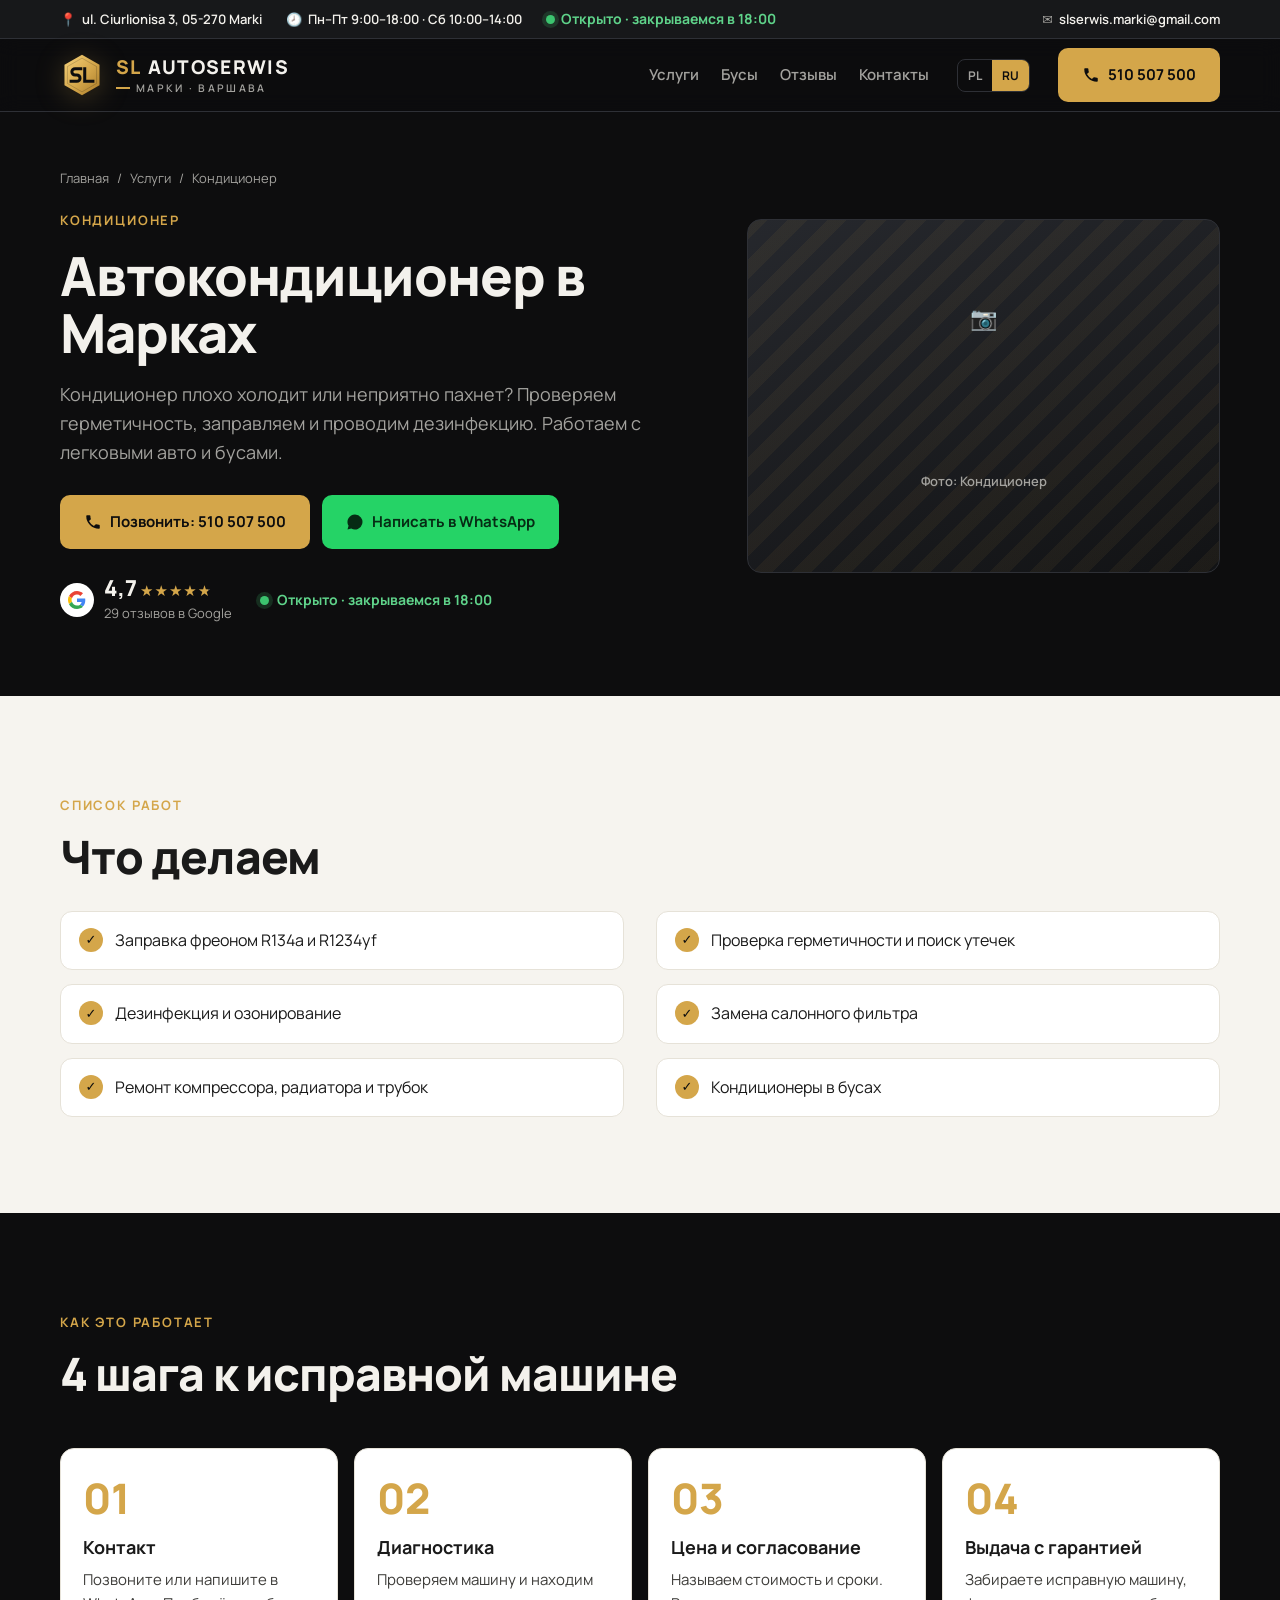
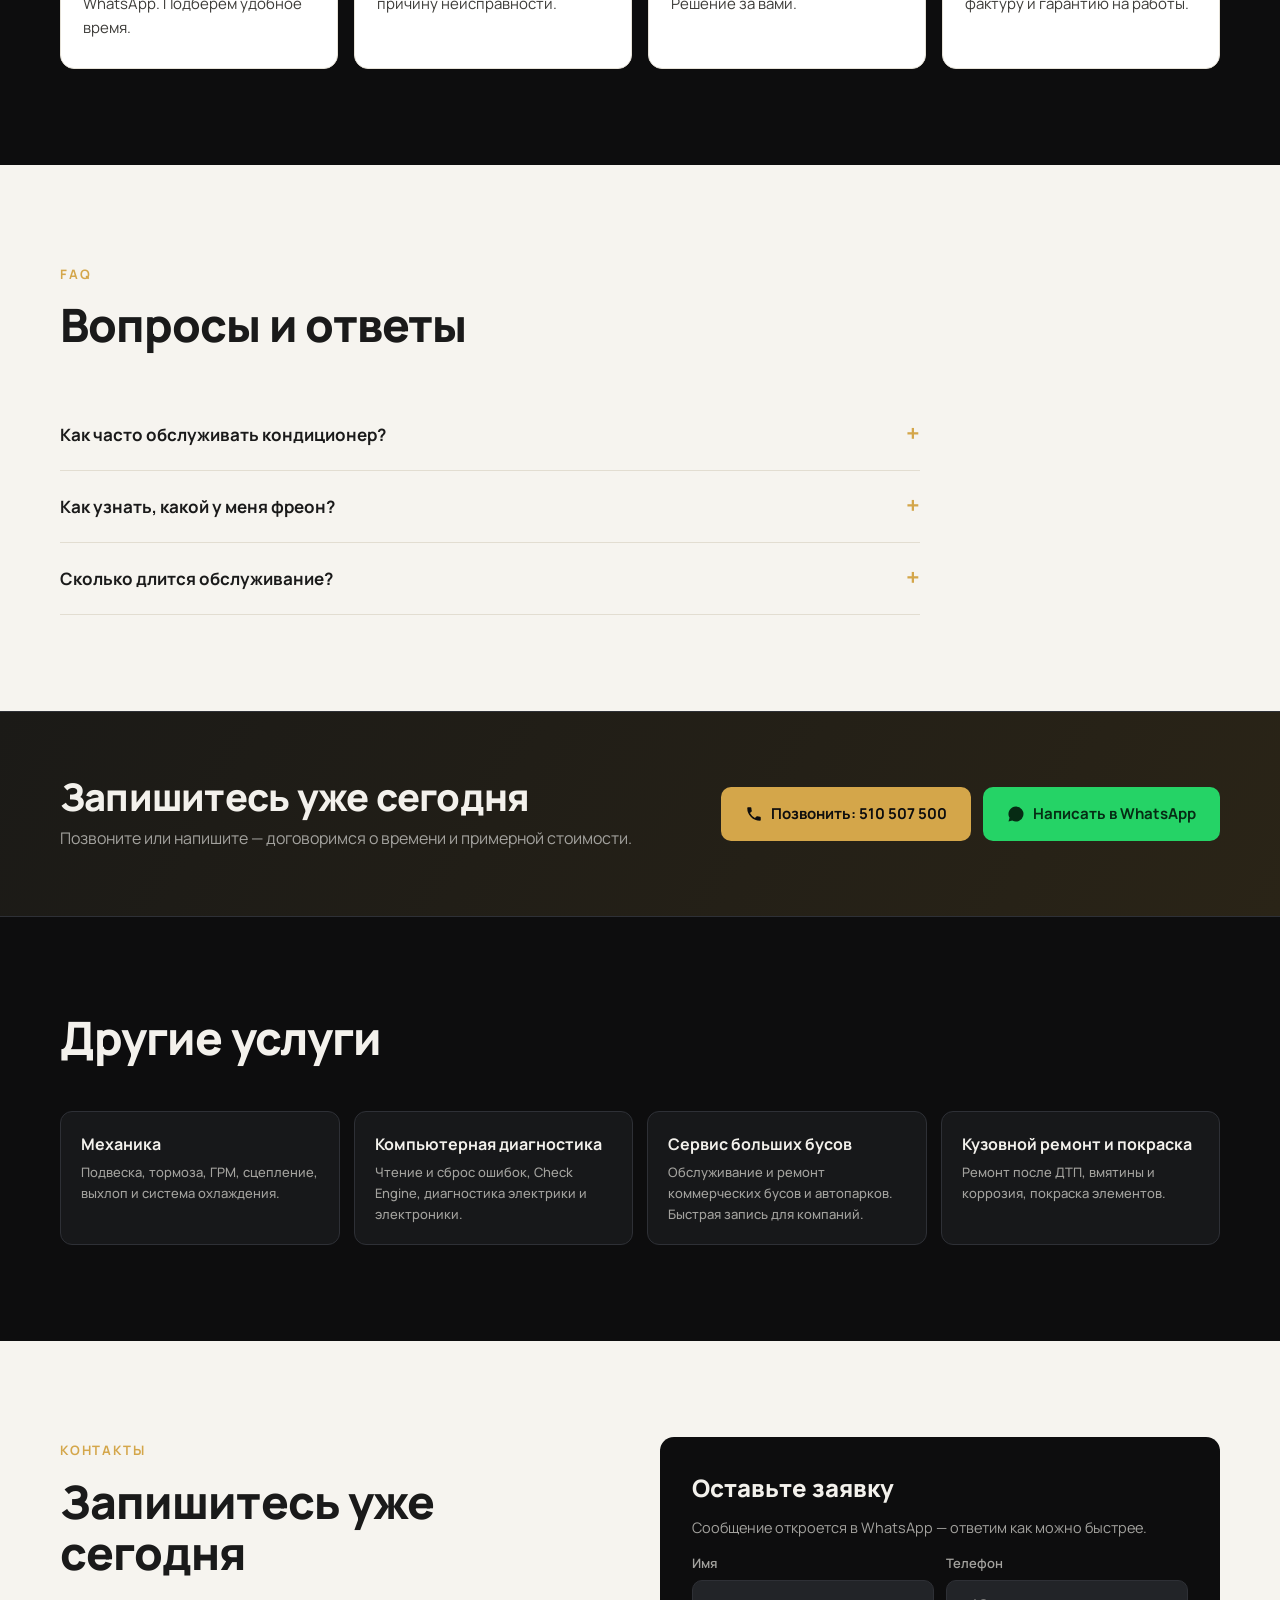
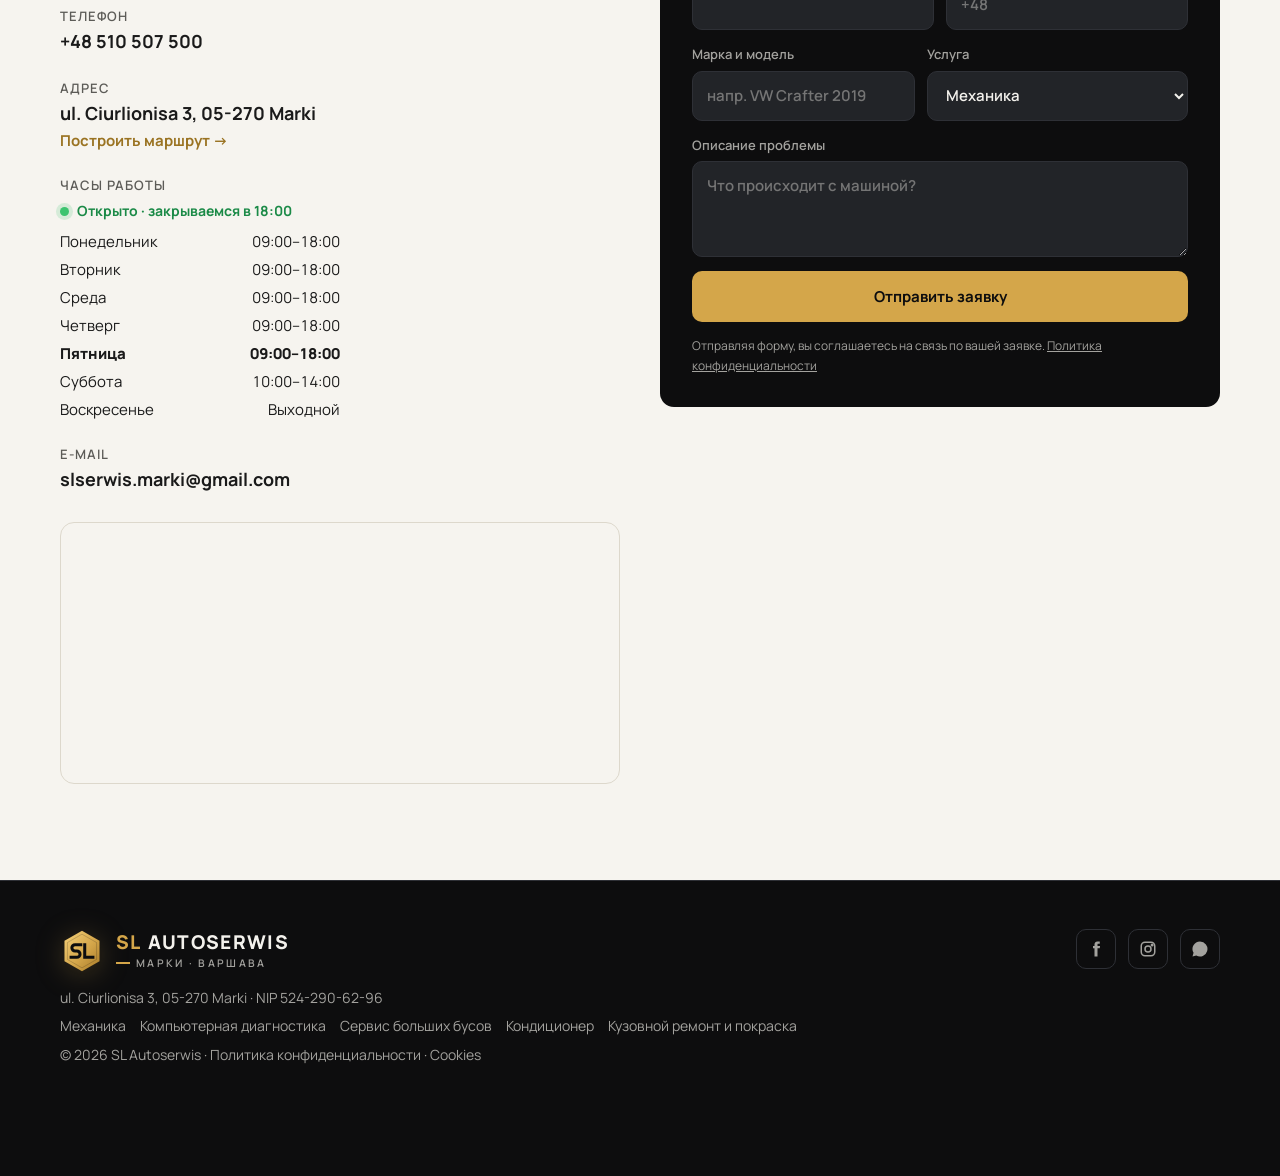
<file: ru/uslugi/klimatyzacja/index.html>
<!doctype html>
<html lang="ru" data-hours='{"0":null,"1":["09:00","18:00"],"2":["09:00","18:00"],"3":["09:00","18:00"],"4":["09:00","18:00"],"5":["09:00","18:00"],"6":["10:00","14:00"]}' data-gplace="ChIJBzP2SDncIEYR_Mc0iPlmmOU">
<head>
<meta charset="utf-8">
<meta name="viewport" content="width=device-width, initial-scale=1">
<title>Заправка кондиционера авто в Марках — R134a, R1234yf | SL Autoserwis</title>
<meta name="description" content="Сервис автокондиционеров в Марках (Варшава): заправка R134a и R1234yf, дезинфекция, поиск утечек, ремонт. ☎ 510 507 500">
<link rel="canonical" href="https://slautoserwis.pl/ru/uslugi/klimatyzacja/">
<link rel="alternate" hreflang="pl" href="https://slautoserwis.pl/uslugi/klimatyzacja/">
<link rel="alternate" hreflang="ru" href="https://slautoserwis.pl/ru/uslugi/klimatyzacja/">
<link rel="alternate" hreflang="x-default" href="https://slautoserwis.pl/uslugi/klimatyzacja/">
<meta property="og:type" content="website">
<meta property="og:title" content="Заправка кондиционера авто в Марках — R134a, R1234yf | SL Autoserwis">
<meta property="og:description" content="Сервис автокондиционеров в Марках (Варшава): заправка R134a и R1234yf, дезинфекция, поиск утечек, ремонт. ☎ 510 507 500">
<meta property="og:url" content="https://slautoserwis.pl/ru/uslugi/klimatyzacja/">
<meta property="og:image" content="https://slautoserwis.pl/assets/img/og.jpg">
<meta property="og:image:width" content="1200">
<meta property="og:image:height" content="630">
<meta property="og:locale" content="ru_RU">
<link rel="preconnect" href="https://fonts.googleapis.com">
<link rel="preconnect" href="https://fonts.gstatic.com" crossorigin>
<link href="https://fonts.googleapis.com/css2?family=Manrope:wght@400;500;600;700;800&display=swap&subset=latin-ext,cyrillic" rel="stylesheet">
<link rel="icon" type="image/svg+xml" href="../../../assets/favicon.svg">
<link rel="stylesheet" href="../../../assets/styles.css?v=c47a396a">
<script>document.documentElement.classList.add("js")</script>
<script type="application/ld+json">{"@context":"https://schema.org","@type":"AutoRepair","name":"SL Autoserwis","url":"https://slautoserwis.pl/ru/","telephone":"+48510507500","taxID":"5242906296","email":"slserwis.marki@gmail.com","address":{"@type":"PostalAddress","streetAddress":"ul. Ciurlionisa 3","postalCode":"05-270","addressLocality":"Marki","addressCountry":"PL"},"geo":{"@type":"GeoCoordinates","latitude":52.3366502,"longitude":21.112326},"hasMap":"https://www.google.com/maps?cid=16544086453063567356","openingHoursSpecification":[{"@type":"OpeningHoursSpecification","dayOfWeek":"Monday","opens":"09:00","closes":"18:00"},{"@type":"OpeningHoursSpecification","dayOfWeek":"Tuesday","opens":"09:00","closes":"18:00"},{"@type":"OpeningHoursSpecification","dayOfWeek":"Wednesday","opens":"09:00","closes":"18:00"},{"@type":"OpeningHoursSpecification","dayOfWeek":"Thursday","opens":"09:00","closes":"18:00"},{"@type":"OpeningHoursSpecification","dayOfWeek":"Friday","opens":"09:00","closes":"18:00"},{"@type":"OpeningHoursSpecification","dayOfWeek":"Saturday","opens":"10:00","closes":"14:00"}],"knowsLanguage":["pl","ru"],"sameAs":["https://www.facebook.com/SLautoserwis","https://www.instagram.com/sl_autoserwis/"],"makesOffer":{"@type":"Offer","itemOffered":{"@type":"Service","name":"Кондиционер","areaServed":["Marki","Warszawa","Ząbki","Kobyłka"]}}}</script>
</head>
<body>



<div class="topbar">
  <div class="wrap">
    <div style="display:flex;gap:24px;flex-wrap:wrap;align-items:center">
      <span>📍 <b>ul. Ciurlionisa 3, 05-270 Marki</b></span>
      <span>🕗 <b>Пн–Пт 9:00–18:00 · Сб 10:00–14:00</b></span>
      <span class="status" data-status></span>
    </div>
    <span>✉️ <a href="mailto:slserwis.marki@gmail.com"><b>slserwis.marki@gmail.com</b></a></span>
  </div>
</div>

<header class="site">
  <div class="wrap">
    <a href="../../../ru/" class="logo" aria-label="SL Autoserwis">
      <svg class="logo-mark" width="44" height="44" viewBox="0 0 64 64" aria-hidden="true">
  <defs><linearGradient id="lg-h" x1="0" y1="0" x2="1" y2="1"><stop offset="0" stop-color="#f6d27a"/><stop offset=".55" stop-color="#d4a64a"/><stop offset="1" stop-color="#a87a28"/></linearGradient></defs>
  <path d="M32 2.5 57.5 17.2v29.6L32 61.5 6.5 46.8V17.2z" fill="url(#lg-h)"/>
  <path d="M32 7.5 53.2 19.7v24.6L32 56.5 10.8 44.3V19.7z" fill="none" stroke="#0d0d0e" stroke-opacity=".22" stroke-width="1.2"/>
  <g transform="translate(32 32) scale(.88) translate(-32 -32)">
    <path d="M30 21.5H20.5a5.25 5.25 0 0 0 0 10.5h3a5.25 5.25 0 0 1 0 10.5H14" fill="none" stroke="#0d0d0e" stroke-width="5" stroke-linecap="square" stroke-linejoin="round"/>
    <path d="M36.5 21.5v21H50" fill="none" stroke="#0d0d0e" stroke-width="5" stroke-linecap="square" stroke-linejoin="miter"/>
  </g>
</svg>
      <span class="logo-text"><b><em>SL</em>AUTOSERWIS</b><small>Марки · Варшава</small></span>
    </a>
    <nav class="main">
      <a href="../../../ru/#uslugi">Услуги</a>
      <a href="../../../ru/#busy">Бусы</a>
      <a href="../../../ru/#opinie">Отзывы</a>
      <a href="../../../ru/#kontakt">Контакты</a>
    </nav>
    <div class="lang" role="group" aria-label="Język / Язык">
      <a href="../../../uslugi/klimatyzacja/" hreflang="pl">PL</a><a href="../../../ru/uslugi/klimatyzacja/" hreflang="ru" class="on" aria-current="true">RU</a>
    </div>
    <a href="tel:+48510507500" class="btn btn-gold btn-call"><svg viewBox="0 0 24 24" fill="currentColor" aria-hidden="true"><path d="M6.6 10.8a15.1 15.1 0 0 0 6.6 6.6l2.2-2.2c.3-.3.7-.4 1-.2 1.1.4 2.3.6 3.6.6.6 0 1 .4 1 1V20c0 .6-.4 1-1 1A17 17 0 0 1 3 4c0-.6.4-1 1-1h3.5c.6 0 1 .4 1 1 0 1.3.2 2.5.6 3.6.1.3 0 .7-.2 1l-2.3 2.2z"/></svg>510 507 500</a>
  </div>
</header>

<main id="top">

<section class="page-hero">
  <div class="wrap">
    <div>
      <nav class="crumbs" aria-label="breadcrumbs"><a href="../../../ru/">Главная</a><span>/</span><a href="../../../ru/#uslugi">Услуги</a><span>/</span><span>Кондиционер</span></nav>
      <span class="eyebrow">Кондиционер</span>
      <h1>Автокондиционер в Марках</h1>
      <p class="lead" style="font-size:18px;color:var(--muted);margin:20px 0 28px;max-width:600px">Кондиционер плохо холодит или неприятно пахнет? Проверяем герметичность, заправляем и проводим дезинфекцию. Работаем с легковыми авто и бусами.</p>
      <div class="ctas" style="display:flex;gap:12px;flex-wrap:wrap">
        <a href="tel:+48510507500" class="btn btn-gold"><svg viewBox="0 0 24 24" fill="currentColor" aria-hidden="true"><path d="M6.6 10.8a15.1 15.1 0 0 0 6.6 6.6l2.2-2.2c.3-.3.7-.4 1-.2 1.1.4 2.3.6 3.6.6.6 0 1 .4 1 1V20c0 .6-.4 1-1 1A17 17 0 0 1 3 4c0-.6.4-1 1-1h3.5c.6 0 1 .4 1 1 0 1.3.2 2.5.6 3.6.1.3 0 .7-.2 1l-2.3 2.2z"/></svg><span>Позвонить: 510 507 500</span></a>
        <a href="https://wa.me/48510507500" target="_blank" rel="noopener" class="btn btn-wa"><svg viewBox="0 0 24 24" fill="currentColor" aria-hidden="true"><path d="M17.5 14.4c-.3-.1-1.8-.9-2-1-.3-.1-.5-.1-.7.1l-.9 1.2c-.2.2-.3.2-.6.1a8 8 0 0 1-4-3.5c-.3-.5.3-.5.9-1.6.1-.2 0-.4 0-.5l-.9-2.2c-.2-.6-.5-.5-.7-.5h-.6c-.2 0-.5.1-.8.4-.3.3-1 1-1 2.5s1.1 2.9 1.2 3.1c.1.2 2.1 3.2 5.1 4.5 1.9.8 2.6.9 3.6.7.6-.1 1.8-.7 2-1.4.2-.7.2-1.3.2-1.4-.1-.2-.3-.3-.6-.4zM12 2a10 10 0 0 0-8.6 15.1L2 22l5-1.3A10 10 0 1 0 12 2z"/></svg><span>Написать в WhatsApp</span></a>
      </div>
      <div class="hero-meta">
        
      <a class="rating" href="https://www.google.com/maps?cid=16544086453063567356" target="_blank" rel="noopener">
        <span class="g"><svg viewBox="0 0 48 48" aria-hidden="true"><path fill="#EA4335" d="M24 9.5c3.5 0 6.6 1.2 9.1 3.6l6.8-6.8C35.8 2.4 30.3 0 24 0 14.6 0 6.6 5.4 2.7 13.3l7.9 6.1C12.5 13.6 17.8 9.5 24 9.5z"/><path fill="#4285F4" d="M46.1 24.5c0-1.6-.1-3.1-.4-4.5H24v9h12.4c-.5 2.9-2.2 5.3-4.6 6.9l7.4 5.7c4.3-4 6.9-9.9 6.9-17.1z"/><path fill="#FBBC05" d="M10.6 28.6A14.5 14.5 0 0 1 9.5 24c0-1.6.3-3.2.8-4.6l-7.9-6.1A24 24 0 0 0 0 24c0 3.9.9 7.5 2.7 10.7l7.9-6.1z"/><path fill="#34A853" d="M24 48c6.5 0 11.9-2.1 15.9-5.8l-7.4-5.7c-2.1 1.4-4.8 2.3-8.5 2.3-6.2 0-11.5-4.2-13.4-9.9l-7.9 6.1C6.6 42.6 14.6 48 24 48z"/></svg></span>
        <span><strong data-g-rating>4,7</strong> <span class="stars" style="--r:94%">★★★★★</span><small data-g-count>29 отзывов в Google</small></span>
      </a>
        <span class="status" data-status></span>
      </div>
    </div>
    <div class="ph"><span>Фото: Кондиционер</span></div>
  </div>
</section>

<section class="light">
  <div class="wrap">
    <div class="rv">
      <span class="eyebrow">Список работ</span>
      <h2 style="margin-bottom:28px">Что делаем</h2>
      <ul class="items">
        <li>Заправка фреоном R134a и R1234yf</li>
        <li>Проверка герметичности и поиск утечек</li>
        <li>Дезинфекция и озонирование</li>
        <li>Замена салонного фильтра</li>
        <li>Ремонт компрессора, радиатора и трубок</li>
        <li>Кондиционеры в бусах</li>
      </ul>
    </div>
    
  </div>
</section>

<section class="">
  <div class="wrap">
    <div class="sec-head rv">
      <span class="eyebrow">Как это работает</span>
      <h2>4 шага к исправной машине</h2>
    </div>
    <div class="steps">
      <div class="step rv"><b>Контакт</b><p>Позвоните или напишите в WhatsApp. Подберём удобное время.</p></div>
      <div class="step rv"><b>Диагностика</b><p>Проверяем машину и находим причину неисправности.</p></div>
      <div class="step rv"><b>Цена и согласование</b><p>Называем стоимость и сроки. Решение за вами.</p></div>
      <div class="step rv"><b>Выдача с гарантией</b><p>Забираете исправную машину, фактуру и гарантию на работы.</p></div>
    </div>
  </div>
</section>

<section class="light">
  <div class="wrap">
    <div class="sec-head rv">
      <span class="eyebrow">FAQ</span>
      <h2>Вопросы и ответы</h2>
    </div>
    <div class="faq-light"><div class="faq rv">
      <details><summary>Как часто обслуживать кондиционер?</summary><p>Раз в год, лучше весной. Система естественно теряет около 10–15% фреона в год.</p></details>
      <details><summary>Как узнать, какой у меня фреон?</summary><p>Это указано на наклейке под капотом. Машины примерно с 2017 года обычно на R1234yf — проверим на месте.</p></details>
      <details><summary>Сколько длится обслуживание?</summary><p>Заправка с проверкой герметичности — около часа.</p></details>
    </div></div>
  </div>
</section>

<section class="cta-band">
  <div class="wrap">
    <div>
      <h2>Запишитесь уже сегодня</h2>
      <p style="color:var(--muted);margin-top:8px">Позвоните или напишите — договоримся о времени и примерной стоимости.</p>
    </div>
    <div class="ctas">
        <a href="tel:+48510507500" class="btn btn-gold"><svg viewBox="0 0 24 24" fill="currentColor" aria-hidden="true"><path d="M6.6 10.8a15.1 15.1 0 0 0 6.6 6.6l2.2-2.2c.3-.3.7-.4 1-.2 1.1.4 2.3.6 3.6.6.6 0 1 .4 1 1V20c0 .6-.4 1-1 1A17 17 0 0 1 3 4c0-.6.4-1 1-1h3.5c.6 0 1 .4 1 1 0 1.3.2 2.5.6 3.6.1.3 0 .7-.2 1l-2.3 2.2z"/></svg><span>Позвонить: 510 507 500</span></a>
        <a href="https://wa.me/48510507500" target="_blank" rel="noopener" class="btn btn-wa"><svg viewBox="0 0 24 24" fill="currentColor" aria-hidden="true"><path d="M17.5 14.4c-.3-.1-1.8-.9-2-1-.3-.1-.5-.1-.7.1l-.9 1.2c-.2.2-.3.2-.6.1a8 8 0 0 1-4-3.5c-.3-.5.3-.5.9-1.6.1-.2 0-.4 0-.5l-.9-2.2c-.2-.6-.5-.5-.7-.5h-.6c-.2 0-.5.1-.8.4-.3.3-1 1-1 2.5s1.1 2.9 1.2 3.1c.1.2 2.1 3.2 5.1 4.5 1.9.8 2.6.9 3.6.7.6-.1 1.8-.7 2-1.4.2-.7.2-1.3.2-1.4-.1-.2-.3-.3-.6-.4zM12 2a10 10 0 0 0-8.6 15.1L2 22l5-1.3A10 10 0 1 0 12 2z"/></svg><span>Написать в WhatsApp</span></a>
    </div>
  </div>
</section>

<section>
  <div class="wrap">
    <div class="sec-head rv"><h2>Другие услуги</h2></div>
    <div class="other">
      <a class="rv" href="../../../ru/uslugi/mechanika/">Механика<small>Подвеска, тормоза, ГРМ, сцепление, выхлоп и система охлаждения.</small></a>
      <a class="rv" href="../../../ru/uslugi/diagnostyka/">Компьютерная диагностика<small>Чтение и сброс ошибок, Check Engine, диагностика электрики и электроники.</small></a>
      <a class="rv" href="../../../ru/uslugi/serwis-busow/">Сервис больших бусов<small>Обслуживание и ремонт коммерческих бусов и автопарков. Быстрая запись для компаний.</small></a>
      <a class="rv" href="../../../ru/uslugi/blacharstwo-lakiernictwo/">Кузовной ремонт и покраска<small>Ремонт после ДТП, вмятины и коррозия, покраска элементов.</small></a>
    </div>
  </div>
</section>

<section id="kontakt" class="light contact">
  <div class="wrap">
    <div class="rv">
      <span class="eyebrow">Контакты</span>
      <h2>Запишитесь уже сегодня</h2>
      <div class="info">
        <div><small>Телефон</small><a href="tel:+48510507500">+48 510 507 500</a></div>
        <div><small>Адрес</small><b>ul. Ciurlionisa 3, 05-270 Marki</b><br><a href="https://www.google.com/maps/dir/?api=1&destination=SL+Autoserwis%2C+Ciurlionisa+3%2C+05-270+Marki" target="_blank" rel="noopener" style="font-size:15px;color:#9a7322">Построить маршрут →</a></div>
        <div><small>Часы работы</small><span class="status" data-status style="margin:4px 0 8px"></span><ul class="hours"><li data-day="1"><span>Понедельник</span><span>09:00–18:00</span></li><li data-day="2"><span>Вторник</span><span>09:00–18:00</span></li><li data-day="3"><span>Среда</span><span>09:00–18:00</span></li><li data-day="4"><span>Четверг</span><span>09:00–18:00</span></li><li data-day="5"><span>Пятница</span><span>09:00–18:00</span></li><li data-day="6"><span>Суббота</span><span>10:00–14:00</span></li><li data-day="0"><span>Воскресенье</span><span>Выходной</span></li></ul></div>
        <div><small>E-mail</small><a href="mailto:slserwis.marki@gmail.com">slserwis.marki@gmail.com</a></div>
      </div>
      <div class="map"><iframe title="SL Autoserwis — Адрес" loading="lazy" referrerpolicy="no-referrer-when-downgrade" src="https://www.google.com/maps?q=SL+Autoserwis,+Ciurlionisa+3,+05-270+Marki&z=15&output=embed&hl=ru"></iframe></div>
    </div>
    <form class="lead rv" id="leadForm">
      <h3>Оставьте заявку</h3>
      <p>Сообщение откроется в WhatsApp — ответим как можно быстрее.</p>
      <div class="row">
        <label>Имя<input id="f-name" name="name" required autocomplete="given-name"></label>
        <label>Телефон<input id="f-phone" name="phone" type="tel" required autocomplete="tel" placeholder="+48"></label>
      </div>
      <div class="row">
        <label>Марка и модель<input id="f-car" name="car" placeholder="напр. VW Crafter 2019"></label>
        <label>Услуга
          <select id="f-service" name="service">
            <option>Механика</option><option>Компьютерная диагностика</option><option>Сервис больших бусов</option><option>Кондиционер</option><option>Кузовной ремонт и покраска</option><option>Коробки передач / DSG</option><option>Масло и ТО</option><option>Шины и развал-схождение</option><option>Другое</option>
          </select>
        </label>
      </div>
      <label>Описание проблемы<textarea id="f-msg" name="msg" placeholder="Что происходит с машиной?"></textarea></label>
      <button class="btn btn-gold" type="submit">Отправить заявку</button>
      <small>Отправляя форму, вы соглашаетесь на связь по вашей заявке. <a href="#" style="text-decoration:underline">Политика конфиденциальности</a></small>
    </form>
  </div>
</section>

</main>

<footer>
  <div class="wrap">
    <div>
      <a href="../../../ru/" class="logo" style="margin-bottom:14px"><svg class="logo-mark" width="44" height="44" viewBox="0 0 64 64" aria-hidden="true">
  <defs><linearGradient id="lg-f" x1="0" y1="0" x2="1" y2="1"><stop offset="0" stop-color="#f6d27a"/><stop offset=".55" stop-color="#d4a64a"/><stop offset="1" stop-color="#a87a28"/></linearGradient></defs>
  <path d="M32 2.5 57.5 17.2v29.6L32 61.5 6.5 46.8V17.2z" fill="url(#lg-f)"/>
  <path d="M32 7.5 53.2 19.7v24.6L32 56.5 10.8 44.3V19.7z" fill="none" stroke="#0d0d0e" stroke-opacity=".22" stroke-width="1.2"/>
  <g transform="translate(32 32) scale(.88) translate(-32 -32)">
    <path d="M30 21.5H20.5a5.25 5.25 0 0 0 0 10.5h3a5.25 5.25 0 0 1 0 10.5H14" fill="none" stroke="#0d0d0e" stroke-width="5" stroke-linecap="square" stroke-linejoin="round"/>
    <path d="M36.5 21.5v21H50" fill="none" stroke="#0d0d0e" stroke-width="5" stroke-linecap="square" stroke-linejoin="miter"/>
  </g>
</svg>
      <span class="logo-text"><b><em>SL</em>AUTOSERWIS</b><small>Марки · Варшава</small></span></a>
      <div>ul. Ciurlionisa 3, 05-270 Marki · NIP 524-290-62-96</div>
      <div style="margin-top:6px;display:flex;gap:6px 14px;flex-wrap:wrap"><a href="../../../ru/uslugi/mechanika/">Механика</a><a href="../../../ru/uslugi/diagnostyka/">Компьютерная диагностика</a><a href="../../../ru/uslugi/serwis-busow/">Сервис больших бусов</a><a href="../../../ru/uslugi/klimatyzacja/">Кондиционер</a><a href="../../../ru/uslugi/blacharstwo-lakiernictwo/">Кузовной ремонт и покраска</a></div>
      <div style="margin-top:6px">© 2026 SL Autoserwis · <a href="#">Политика конфиденциальности</a> · <a href="#">Cookies</a></div>
    </div>
    <div class="soc">
      <a href="https://www.facebook.com/SLautoserwis" target="_blank" rel="noopener" aria-label="Facebook"><svg viewBox="0 0 24 24" fill="currentColor"><path d="M14 8V6c0-.9.6-1 1-1h2V2h-3c-3 0-4 2-4 4v2H8v3h2v11h4V11h3l.4-3H14z"/></svg></a>
      <a href="https://www.instagram.com/sl_autoserwis/" target="_blank" rel="noopener" aria-label="Instagram"><svg viewBox="0 0 24 24" fill="none" stroke="currentColor" stroke-width="2"><rect x="3" y="3" width="18" height="18" rx="5"/><circle cx="12" cy="12" r="4"/><circle cx="17.5" cy="6.5" r="1" fill="currentColor"/></svg></a>
      <a href="https://wa.me/48510507500" target="_blank" rel="noopener" aria-label="WhatsApp"><svg viewBox="0 0 24 24" fill="currentColor" aria-hidden="true"><path d="M17.5 14.4c-.3-.1-1.8-.9-2-1-.3-.1-.5-.1-.7.1l-.9 1.2c-.2.2-.3.2-.6.1a8 8 0 0 1-4-3.5c-.3-.5.3-.5.9-1.6.1-.2 0-.4 0-.5l-.9-2.2c-.2-.6-.5-.5-.7-.5h-.6c-.2 0-.5.1-.8.4-.3.3-1 1-1 2.5s1.1 2.9 1.2 3.1c.1.2 2.1 3.2 5.1 4.5 1.9.8 2.6.9 3.6.7.6-.1 1.8-.7 2-1.4.2-.7.2-1.3.2-1.4-.1-.2-.3-.3-.6-.4zM12 2a10 10 0 0 0-8.6 15.1L2 22l5-1.3A10 10 0 1 0 12 2z"/></svg></a>
    </div>
  </div>
</footer>

<div class="mbar">
  <a href="tel:+48510507500" class="btn btn-gold">Позвонить</a>
  <a href="https://wa.me/48510507500" target="_blank" rel="noopener" class="btn btn-wa">WhatsApp</a>
</div>

<script src="../../../assets/main.js?v=954efecd"></script>
</body>
</html>
</file>
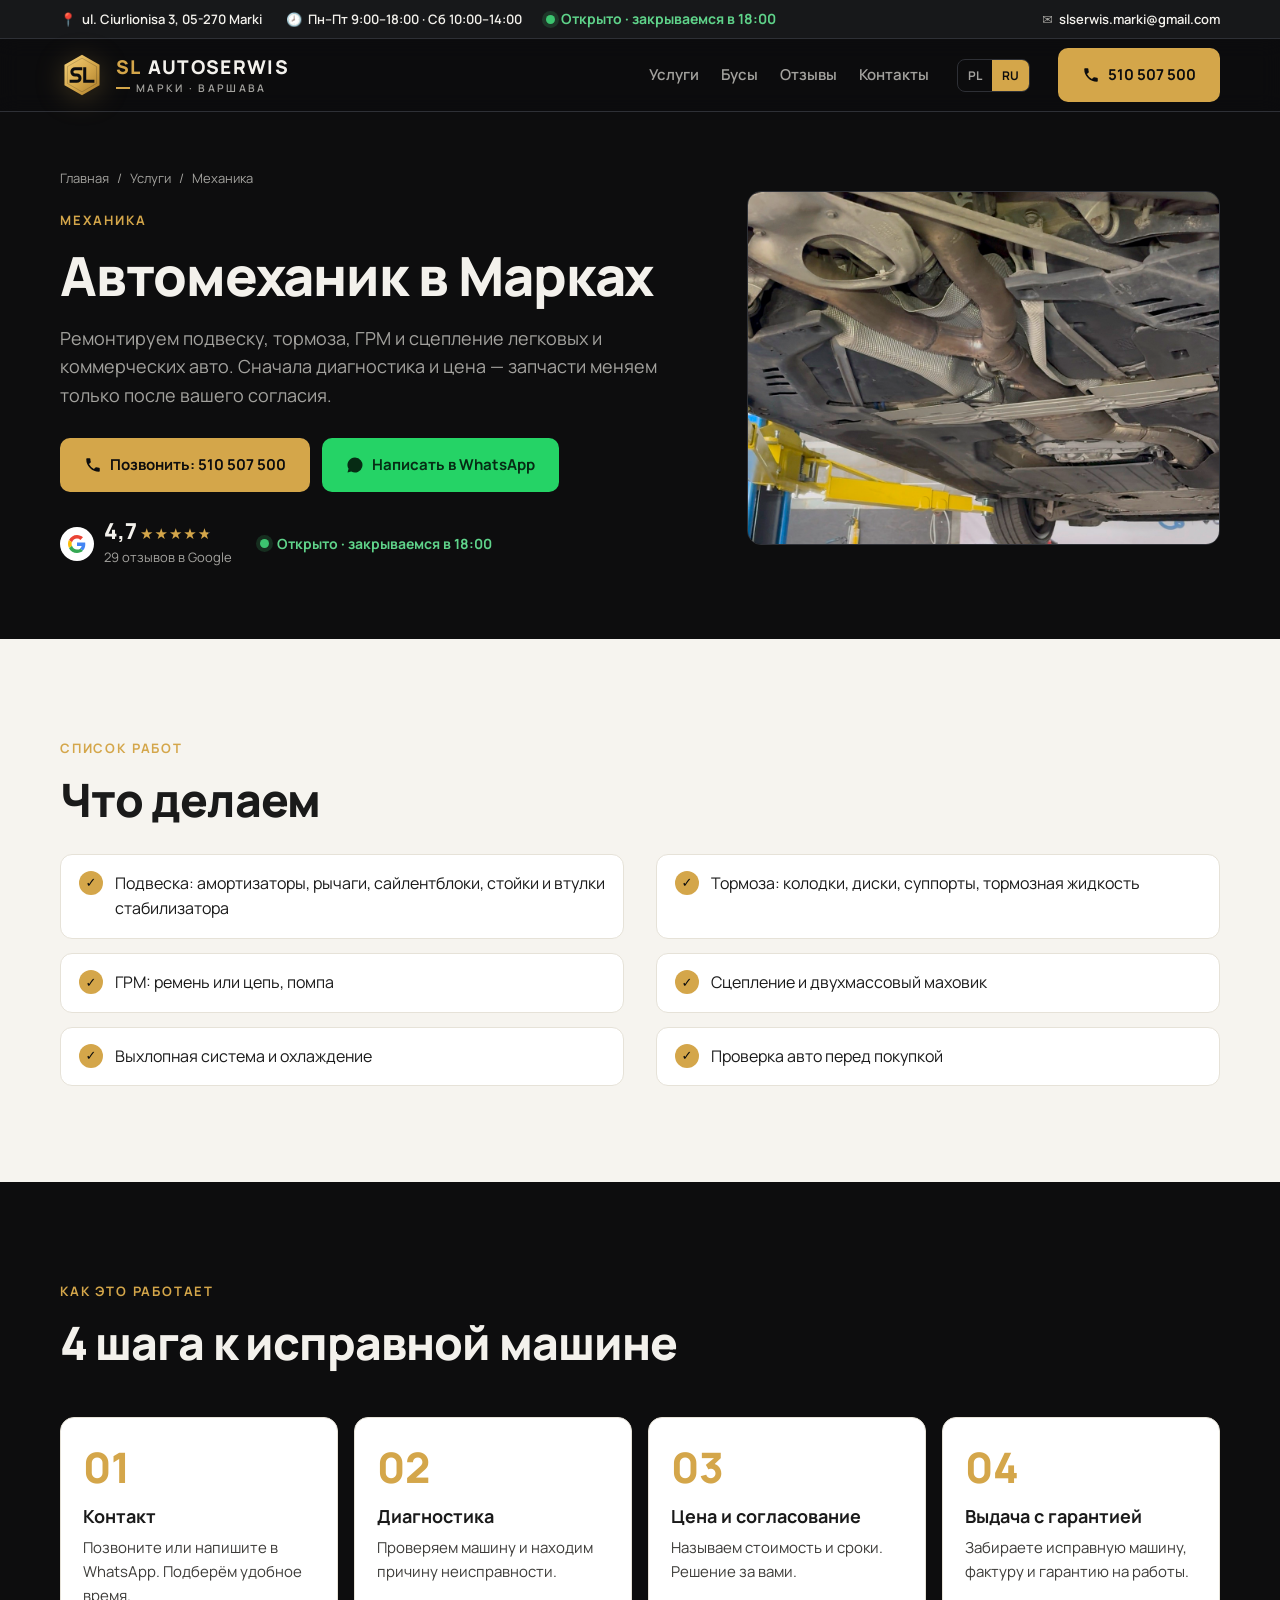
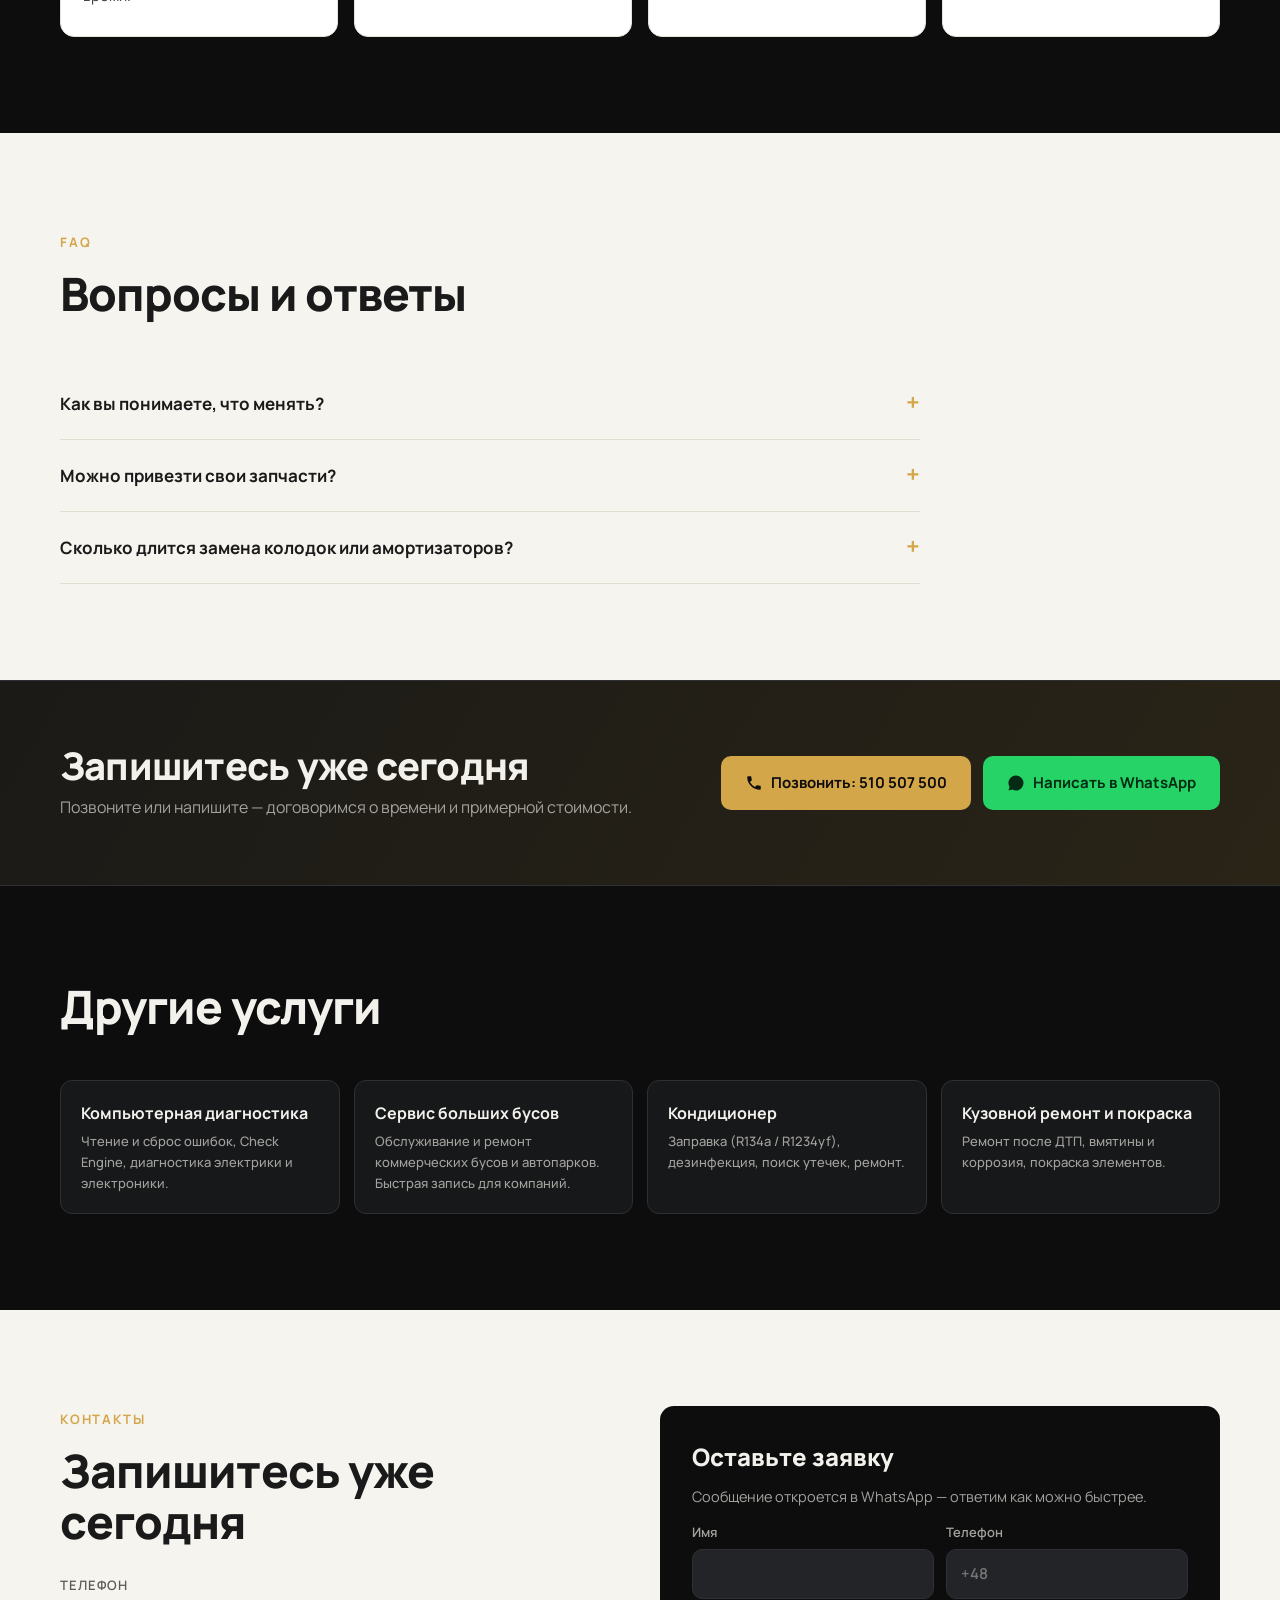
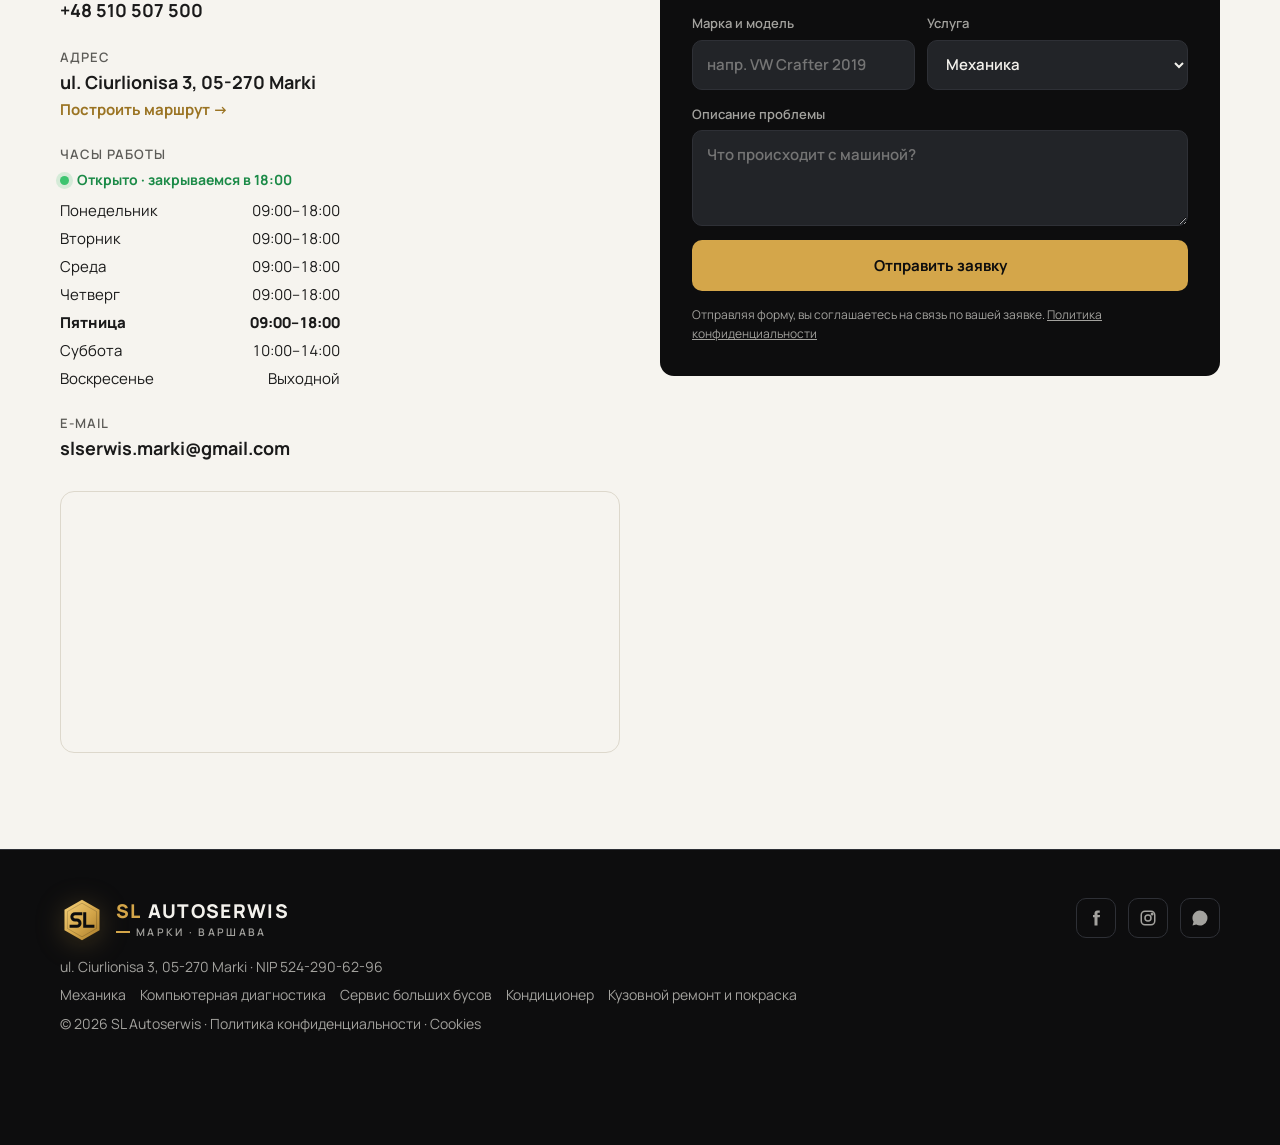
<file: ru/uslugi/mechanika/index.html>
<!doctype html>
<html lang="ru" data-hours='{"0":null,"1":["09:00","18:00"],"2":["09:00","18:00"],"3":["09:00","18:00"],"4":["09:00","18:00"],"5":["09:00","18:00"],"6":["10:00","14:00"]}' data-gplace="ChIJBzP2SDncIEYR_Mc0iPlmmOU">
<head>
<meta charset="utf-8">
<meta name="viewport" content="width=device-width, initial-scale=1">
<title>Автомеханик в Марках — ремонт подвески, тормозов, ГРМ | SL Autoserwis</title>
<meta name="description" content="Автомеханик в Марках (Варшава): подвеска, тормоза, ГРМ, сцепление, выхлоп. Цена до ремонта, гарантия. ☎ 510 507 500">
<link rel="canonical" href="https://slautoserwis.pl/ru/uslugi/mechanika/">
<link rel="alternate" hreflang="pl" href="https://slautoserwis.pl/uslugi/mechanika/">
<link rel="alternate" hreflang="ru" href="https://slautoserwis.pl/ru/uslugi/mechanika/">
<link rel="alternate" hreflang="x-default" href="https://slautoserwis.pl/uslugi/mechanika/">
<meta property="og:type" content="website">
<meta property="og:title" content="Автомеханик в Марках — ремонт подвески, тормозов, ГРМ | SL Autoserwis">
<meta property="og:description" content="Автомеханик в Марках (Варшава): подвеска, тормоза, ГРМ, сцепление, выхлоп. Цена до ремонта, гарантия. ☎ 510 507 500">
<meta property="og:url" content="https://slautoserwis.pl/ru/uslugi/mechanika/">
<meta property="og:image" content="https://slautoserwis.pl/assets/img/og.jpg">
<meta property="og:image:width" content="1200">
<meta property="og:image:height" content="630">
<meta property="og:locale" content="ru_RU">
<link rel="preconnect" href="https://fonts.googleapis.com">
<link rel="preconnect" href="https://fonts.gstatic.com" crossorigin>
<link href="https://fonts.googleapis.com/css2?family=Manrope:wght@400;500;600;700;800&display=swap&subset=latin-ext,cyrillic" rel="stylesheet">
<link rel="icon" type="image/svg+xml" href="../../../assets/favicon.svg">
<link rel="stylesheet" href="../../../assets/styles.css?v=c47a396a">
<script>document.documentElement.classList.add("js")</script>
<script type="application/ld+json">{"@context":"https://schema.org","@type":"AutoRepair","name":"SL Autoserwis","url":"https://slautoserwis.pl/ru/","telephone":"+48510507500","taxID":"5242906296","email":"slserwis.marki@gmail.com","address":{"@type":"PostalAddress","streetAddress":"ul. Ciurlionisa 3","postalCode":"05-270","addressLocality":"Marki","addressCountry":"PL"},"geo":{"@type":"GeoCoordinates","latitude":52.3366502,"longitude":21.112326},"hasMap":"https://www.google.com/maps?cid=16544086453063567356","openingHoursSpecification":[{"@type":"OpeningHoursSpecification","dayOfWeek":"Monday","opens":"09:00","closes":"18:00"},{"@type":"OpeningHoursSpecification","dayOfWeek":"Tuesday","opens":"09:00","closes":"18:00"},{"@type":"OpeningHoursSpecification","dayOfWeek":"Wednesday","opens":"09:00","closes":"18:00"},{"@type":"OpeningHoursSpecification","dayOfWeek":"Thursday","opens":"09:00","closes":"18:00"},{"@type":"OpeningHoursSpecification","dayOfWeek":"Friday","opens":"09:00","closes":"18:00"},{"@type":"OpeningHoursSpecification","dayOfWeek":"Saturday","opens":"10:00","closes":"14:00"}],"knowsLanguage":["pl","ru"],"sameAs":["https://www.facebook.com/SLautoserwis","https://www.instagram.com/sl_autoserwis/"],"makesOffer":{"@type":"Offer","itemOffered":{"@type":"Service","name":"Механика","areaServed":["Marki","Warszawa","Ząbki","Kobyłka"]}}}</script>
</head>
<body>



<div class="topbar">
  <div class="wrap">
    <div style="display:flex;gap:24px;flex-wrap:wrap;align-items:center">
      <span>📍 <b>ul. Ciurlionisa 3, 05-270 Marki</b></span>
      <span>🕗 <b>Пн–Пт 9:00–18:00 · Сб 10:00–14:00</b></span>
      <span class="status" data-status></span>
    </div>
    <span>✉️ <a href="mailto:slserwis.marki@gmail.com"><b>slserwis.marki@gmail.com</b></a></span>
  </div>
</div>

<header class="site">
  <div class="wrap">
    <a href="../../../ru/" class="logo" aria-label="SL Autoserwis">
      <svg class="logo-mark" width="44" height="44" viewBox="0 0 64 64" aria-hidden="true">
  <defs><linearGradient id="lg-h" x1="0" y1="0" x2="1" y2="1"><stop offset="0" stop-color="#f6d27a"/><stop offset=".55" stop-color="#d4a64a"/><stop offset="1" stop-color="#a87a28"/></linearGradient></defs>
  <path d="M32 2.5 57.5 17.2v29.6L32 61.5 6.5 46.8V17.2z" fill="url(#lg-h)"/>
  <path d="M32 7.5 53.2 19.7v24.6L32 56.5 10.8 44.3V19.7z" fill="none" stroke="#0d0d0e" stroke-opacity=".22" stroke-width="1.2"/>
  <g transform="translate(32 32) scale(.88) translate(-32 -32)">
    <path d="M30 21.5H20.5a5.25 5.25 0 0 0 0 10.5h3a5.25 5.25 0 0 1 0 10.5H14" fill="none" stroke="#0d0d0e" stroke-width="5" stroke-linecap="square" stroke-linejoin="round"/>
    <path d="M36.5 21.5v21H50" fill="none" stroke="#0d0d0e" stroke-width="5" stroke-linecap="square" stroke-linejoin="miter"/>
  </g>
</svg>
      <span class="logo-text"><b><em>SL</em>AUTOSERWIS</b><small>Марки · Варшава</small></span>
    </a>
    <nav class="main">
      <a href="../../../ru/#uslugi">Услуги</a>
      <a href="../../../ru/#busy">Бусы</a>
      <a href="../../../ru/#opinie">Отзывы</a>
      <a href="../../../ru/#kontakt">Контакты</a>
    </nav>
    <div class="lang" role="group" aria-label="Język / Язык">
      <a href="../../../uslugi/mechanika/" hreflang="pl">PL</a><a href="../../../ru/uslugi/mechanika/" hreflang="ru" class="on" aria-current="true">RU</a>
    </div>
    <a href="tel:+48510507500" class="btn btn-gold btn-call"><svg viewBox="0 0 24 24" fill="currentColor" aria-hidden="true"><path d="M6.6 10.8a15.1 15.1 0 0 0 6.6 6.6l2.2-2.2c.3-.3.7-.4 1-.2 1.1.4 2.3.6 3.6.6.6 0 1 .4 1 1V20c0 .6-.4 1-1 1A17 17 0 0 1 3 4c0-.6.4-1 1-1h3.5c.6 0 1 .4 1 1 0 1.3.2 2.5.6 3.6.1.3 0 .7-.2 1l-2.3 2.2z"/></svg>510 507 500</a>
  </div>
</header>

<main id="top">

<section class="page-hero">
  <div class="wrap">
    <div>
      <nav class="crumbs" aria-label="breadcrumbs"><a href="../../../ru/">Главная</a><span>/</span><a href="../../../ru/#uslugi">Услуги</a><span>/</span><span>Механика</span></nav>
      <span class="eyebrow">Механика</span>
      <h1>Автомеханик в Марках</h1>
      <p class="lead" style="font-size:18px;color:var(--muted);margin:20px 0 28px;max-width:600px">Ремонтируем подвеску, тормоза, ГРМ и сцепление легковых и коммерческих авто. Сначала диагностика и цена — запчасти меняем только после вашего согласия.</p>
      <div class="ctas" style="display:flex;gap:12px;flex-wrap:wrap">
        <a href="tel:+48510507500" class="btn btn-gold"><svg viewBox="0 0 24 24" fill="currentColor" aria-hidden="true"><path d="M6.6 10.8a15.1 15.1 0 0 0 6.6 6.6l2.2-2.2c.3-.3.7-.4 1-.2 1.1.4 2.3.6 3.6.6.6 0 1 .4 1 1V20c0 .6-.4 1-1 1A17 17 0 0 1 3 4c0-.6.4-1 1-1h3.5c.6 0 1 .4 1 1 0 1.3.2 2.5.6 3.6.1.3 0 .7-.2 1l-2.3 2.2z"/></svg><span>Позвонить: 510 507 500</span></a>
        <a href="https://wa.me/48510507500" target="_blank" rel="noopener" class="btn btn-wa"><svg viewBox="0 0 24 24" fill="currentColor" aria-hidden="true"><path d="M17.5 14.4c-.3-.1-1.8-.9-2-1-.3-.1-.5-.1-.7.1l-.9 1.2c-.2.2-.3.2-.6.1a8 8 0 0 1-4-3.5c-.3-.5.3-.5.9-1.6.1-.2 0-.4 0-.5l-.9-2.2c-.2-.6-.5-.5-.7-.5h-.6c-.2 0-.5.1-.8.4-.3.3-1 1-1 2.5s1.1 2.9 1.2 3.1c.1.2 2.1 3.2 5.1 4.5 1.9.8 2.6.9 3.6.7.6-.1 1.8-.7 2-1.4.2-.7.2-1.3.2-1.4-.1-.2-.3-.3-.6-.4zM12 2a10 10 0 0 0-8.6 15.1L2 22l5-1.3A10 10 0 1 0 12 2z"/></svg><span>Написать в WhatsApp</span></a>
      </div>
      <div class="hero-meta">
        
      <a class="rating" href="https://www.google.com/maps?cid=16544086453063567356" target="_blank" rel="noopener">
        <span class="g"><svg viewBox="0 0 48 48" aria-hidden="true"><path fill="#EA4335" d="M24 9.5c3.5 0 6.6 1.2 9.1 3.6l6.8-6.8C35.8 2.4 30.3 0 24 0 14.6 0 6.6 5.4 2.7 13.3l7.9 6.1C12.5 13.6 17.8 9.5 24 9.5z"/><path fill="#4285F4" d="M46.1 24.5c0-1.6-.1-3.1-.4-4.5H24v9h12.4c-.5 2.9-2.2 5.3-4.6 6.9l7.4 5.7c4.3-4 6.9-9.9 6.9-17.1z"/><path fill="#FBBC05" d="M10.6 28.6A14.5 14.5 0 0 1 9.5 24c0-1.6.3-3.2.8-4.6l-7.9-6.1A24 24 0 0 0 0 24c0 3.9.9 7.5 2.7 10.7l7.9-6.1z"/><path fill="#34A853" d="M24 48c6.5 0 11.9-2.1 15.9-5.8l-7.4-5.7c-2.1 1.4-4.8 2.3-8.5 2.3-6.2 0-11.5-4.2-13.4-9.9l-7.9 6.1C6.6 42.6 14.6 48 24 48z"/></svg></span>
        <span><strong data-g-rating>4,7</strong> <span class="stars" style="--r:94%">★★★★★</span><small data-g-count>29 отзывов в Google</small></span>
      </a>
        <span class="status" data-status></span>
      </div>
    </div>
    <div class="ph has-img"><img src="../../../assets/img/uslugi-mechanika.jpg" alt="Механика — SL Autoserwis" width="1200" height="900" fetchpriority="high"></div>
  </div>
</section>

<section class="light">
  <div class="wrap">
    <div class="rv">
      <span class="eyebrow">Список работ</span>
      <h2 style="margin-bottom:28px">Что делаем</h2>
      <ul class="items">
        <li>Подвеска: амортизаторы, рычаги, сайлентблоки, стойки и втулки стабилизатора</li>
        <li>Тормоза: колодки, диски, суппорты, тормозная жидкость</li>
        <li>ГРМ: ремень или цепь, помпа</li>
        <li>Сцепление и двухмассовый маховик</li>
        <li>Выхлопная система и охлаждение</li>
        <li>Проверка авто перед покупкой</li>
      </ul>
    </div>
    
  </div>
</section>

<section class="">
  <div class="wrap">
    <div class="sec-head rv">
      <span class="eyebrow">Как это работает</span>
      <h2>4 шага к исправной машине</h2>
    </div>
    <div class="steps">
      <div class="step rv"><b>Контакт</b><p>Позвоните или напишите в WhatsApp. Подберём удобное время.</p></div>
      <div class="step rv"><b>Диагностика</b><p>Проверяем машину и находим причину неисправности.</p></div>
      <div class="step rv"><b>Цена и согласование</b><p>Называем стоимость и сроки. Решение за вами.</p></div>
      <div class="step rv"><b>Выдача с гарантией</b><p>Забираете исправную машину, фактуру и гарантию на работы.</p></div>
    </div>
  </div>
</section>

<section class="light">
  <div class="wrap">
    <div class="sec-head rv">
      <span class="eyebrow">FAQ</span>
      <h2>Вопросы и ответы</h2>
    </div>
    <div class="faq-light"><div class="faq rv">
      <details><summary>Как вы понимаете, что менять?</summary><p>Начинаем с тест-драйва и осмотра на подъёмнике. Показываем изношенные детали и только потом предлагаем ремонт.</p></details>
      <details><summary>Можно привезти свои запчасти?</summary><p>Да, но тогда гарантия только на работу. Можем заказать проверенные запчасти сами.</p></details>
      <details><summary>Сколько длится замена колодок или амортизаторов?</summary><p>Обычно 1–2 часа. Можно подождать на месте.</p></details>
    </div></div>
  </div>
</section>

<section class="cta-band">
  <div class="wrap">
    <div>
      <h2>Запишитесь уже сегодня</h2>
      <p style="color:var(--muted);margin-top:8px">Позвоните или напишите — договоримся о времени и примерной стоимости.</p>
    </div>
    <div class="ctas">
        <a href="tel:+48510507500" class="btn btn-gold"><svg viewBox="0 0 24 24" fill="currentColor" aria-hidden="true"><path d="M6.6 10.8a15.1 15.1 0 0 0 6.6 6.6l2.2-2.2c.3-.3.7-.4 1-.2 1.1.4 2.3.6 3.6.6.6 0 1 .4 1 1V20c0 .6-.4 1-1 1A17 17 0 0 1 3 4c0-.6.4-1 1-1h3.5c.6 0 1 .4 1 1 0 1.3.2 2.5.6 3.6.1.3 0 .7-.2 1l-2.3 2.2z"/></svg><span>Позвонить: 510 507 500</span></a>
        <a href="https://wa.me/48510507500" target="_blank" rel="noopener" class="btn btn-wa"><svg viewBox="0 0 24 24" fill="currentColor" aria-hidden="true"><path d="M17.5 14.4c-.3-.1-1.8-.9-2-1-.3-.1-.5-.1-.7.1l-.9 1.2c-.2.2-.3.2-.6.1a8 8 0 0 1-4-3.5c-.3-.5.3-.5.9-1.6.1-.2 0-.4 0-.5l-.9-2.2c-.2-.6-.5-.5-.7-.5h-.6c-.2 0-.5.1-.8.4-.3.3-1 1-1 2.5s1.1 2.9 1.2 3.1c.1.2 2.1 3.2 5.1 4.5 1.9.8 2.6.9 3.6.7.6-.1 1.8-.7 2-1.4.2-.7.2-1.3.2-1.4-.1-.2-.3-.3-.6-.4zM12 2a10 10 0 0 0-8.6 15.1L2 22l5-1.3A10 10 0 1 0 12 2z"/></svg><span>Написать в WhatsApp</span></a>
    </div>
  </div>
</section>

<section>
  <div class="wrap">
    <div class="sec-head rv"><h2>Другие услуги</h2></div>
    <div class="other">
      <a class="rv" href="../../../ru/uslugi/diagnostyka/">Компьютерная диагностика<small>Чтение и сброс ошибок, Check Engine, диагностика электрики и электроники.</small></a>
      <a class="rv" href="../../../ru/uslugi/serwis-busow/">Сервис больших бусов<small>Обслуживание и ремонт коммерческих бусов и автопарков. Быстрая запись для компаний.</small></a>
      <a class="rv" href="../../../ru/uslugi/klimatyzacja/">Кондиционер<small>Заправка (R134a / R1234yf), дезинфекция, поиск утечек, ремонт.</small></a>
      <a class="rv" href="../../../ru/uslugi/blacharstwo-lakiernictwo/">Кузовной ремонт и покраска<small>Ремонт после ДТП, вмятины и коррозия, покраска элементов.</small></a>
    </div>
  </div>
</section>

<section id="kontakt" class="light contact">
  <div class="wrap">
    <div class="rv">
      <span class="eyebrow">Контакты</span>
      <h2>Запишитесь уже сегодня</h2>
      <div class="info">
        <div><small>Телефон</small><a href="tel:+48510507500">+48 510 507 500</a></div>
        <div><small>Адрес</small><b>ul. Ciurlionisa 3, 05-270 Marki</b><br><a href="https://www.google.com/maps/dir/?api=1&destination=SL+Autoserwis%2C+Ciurlionisa+3%2C+05-270+Marki" target="_blank" rel="noopener" style="font-size:15px;color:#9a7322">Построить маршрут →</a></div>
        <div><small>Часы работы</small><span class="status" data-status style="margin:4px 0 8px"></span><ul class="hours"><li data-day="1"><span>Понедельник</span><span>09:00–18:00</span></li><li data-day="2"><span>Вторник</span><span>09:00–18:00</span></li><li data-day="3"><span>Среда</span><span>09:00–18:00</span></li><li data-day="4"><span>Четверг</span><span>09:00–18:00</span></li><li data-day="5"><span>Пятница</span><span>09:00–18:00</span></li><li data-day="6"><span>Суббота</span><span>10:00–14:00</span></li><li data-day="0"><span>Воскресенье</span><span>Выходной</span></li></ul></div>
        <div><small>E-mail</small><a href="mailto:slserwis.marki@gmail.com">slserwis.marki@gmail.com</a></div>
      </div>
      <div class="map"><iframe title="SL Autoserwis — Адрес" loading="lazy" referrerpolicy="no-referrer-when-downgrade" src="https://www.google.com/maps?q=SL+Autoserwis,+Ciurlionisa+3,+05-270+Marki&z=15&output=embed&hl=ru"></iframe></div>
    </div>
    <form class="lead rv" id="leadForm">
      <h3>Оставьте заявку</h3>
      <p>Сообщение откроется в WhatsApp — ответим как можно быстрее.</p>
      <div class="row">
        <label>Имя<input id="f-name" name="name" required autocomplete="given-name"></label>
        <label>Телефон<input id="f-phone" name="phone" type="tel" required autocomplete="tel" placeholder="+48"></label>
      </div>
      <div class="row">
        <label>Марка и модель<input id="f-car" name="car" placeholder="напр. VW Crafter 2019"></label>
        <label>Услуга
          <select id="f-service" name="service">
            <option>Механика</option><option>Компьютерная диагностика</option><option>Сервис больших бусов</option><option>Кондиционер</option><option>Кузовной ремонт и покраска</option><option>Коробки передач / DSG</option><option>Масло и ТО</option><option>Шины и развал-схождение</option><option>Другое</option>
          </select>
        </label>
      </div>
      <label>Описание проблемы<textarea id="f-msg" name="msg" placeholder="Что происходит с машиной?"></textarea></label>
      <button class="btn btn-gold" type="submit">Отправить заявку</button>
      <small>Отправляя форму, вы соглашаетесь на связь по вашей заявке. <a href="#" style="text-decoration:underline">Политика конфиденциальности</a></small>
    </form>
  </div>
</section>

</main>

<footer>
  <div class="wrap">
    <div>
      <a href="../../../ru/" class="logo" style="margin-bottom:14px"><svg class="logo-mark" width="44" height="44" viewBox="0 0 64 64" aria-hidden="true">
  <defs><linearGradient id="lg-f" x1="0" y1="0" x2="1" y2="1"><stop offset="0" stop-color="#f6d27a"/><stop offset=".55" stop-color="#d4a64a"/><stop offset="1" stop-color="#a87a28"/></linearGradient></defs>
  <path d="M32 2.5 57.5 17.2v29.6L32 61.5 6.5 46.8V17.2z" fill="url(#lg-f)"/>
  <path d="M32 7.5 53.2 19.7v24.6L32 56.5 10.8 44.3V19.7z" fill="none" stroke="#0d0d0e" stroke-opacity=".22" stroke-width="1.2"/>
  <g transform="translate(32 32) scale(.88) translate(-32 -32)">
    <path d="M30 21.5H20.5a5.25 5.25 0 0 0 0 10.5h3a5.25 5.25 0 0 1 0 10.5H14" fill="none" stroke="#0d0d0e" stroke-width="5" stroke-linecap="square" stroke-linejoin="round"/>
    <path d="M36.5 21.5v21H50" fill="none" stroke="#0d0d0e" stroke-width="5" stroke-linecap="square" stroke-linejoin="miter"/>
  </g>
</svg>
      <span class="logo-text"><b><em>SL</em>AUTOSERWIS</b><small>Марки · Варшава</small></span></a>
      <div>ul. Ciurlionisa 3, 05-270 Marki · NIP 524-290-62-96</div>
      <div style="margin-top:6px;display:flex;gap:6px 14px;flex-wrap:wrap"><a href="../../../ru/uslugi/mechanika/">Механика</a><a href="../../../ru/uslugi/diagnostyka/">Компьютерная диагностика</a><a href="../../../ru/uslugi/serwis-busow/">Сервис больших бусов</a><a href="../../../ru/uslugi/klimatyzacja/">Кондиционер</a><a href="../../../ru/uslugi/blacharstwo-lakiernictwo/">Кузовной ремонт и покраска</a></div>
      <div style="margin-top:6px">© 2026 SL Autoserwis · <a href="#">Политика конфиденциальности</a> · <a href="#">Cookies</a></div>
    </div>
    <div class="soc">
      <a href="https://www.facebook.com/SLautoserwis" target="_blank" rel="noopener" aria-label="Facebook"><svg viewBox="0 0 24 24" fill="currentColor"><path d="M14 8V6c0-.9.6-1 1-1h2V2h-3c-3 0-4 2-4 4v2H8v3h2v11h4V11h3l.4-3H14z"/></svg></a>
      <a href="https://www.instagram.com/sl_autoserwis/" target="_blank" rel="noopener" aria-label="Instagram"><svg viewBox="0 0 24 24" fill="none" stroke="currentColor" stroke-width="2"><rect x="3" y="3" width="18" height="18" rx="5"/><circle cx="12" cy="12" r="4"/><circle cx="17.5" cy="6.5" r="1" fill="currentColor"/></svg></a>
      <a href="https://wa.me/48510507500" target="_blank" rel="noopener" aria-label="WhatsApp"><svg viewBox="0 0 24 24" fill="currentColor" aria-hidden="true"><path d="M17.5 14.4c-.3-.1-1.8-.9-2-1-.3-.1-.5-.1-.7.1l-.9 1.2c-.2.2-.3.2-.6.1a8 8 0 0 1-4-3.5c-.3-.5.3-.5.9-1.6.1-.2 0-.4 0-.5l-.9-2.2c-.2-.6-.5-.5-.7-.5h-.6c-.2 0-.5.1-.8.4-.3.3-1 1-1 2.5s1.1 2.9 1.2 3.1c.1.2 2.1 3.2 5.1 4.5 1.9.8 2.6.9 3.6.7.6-.1 1.8-.7 2-1.4.2-.7.2-1.3.2-1.4-.1-.2-.3-.3-.6-.4zM12 2a10 10 0 0 0-8.6 15.1L2 22l5-1.3A10 10 0 1 0 12 2z"/></svg></a>
    </div>
  </div>
</footer>

<div class="mbar">
  <a href="tel:+48510507500" class="btn btn-gold">Позвонить</a>
  <a href="https://wa.me/48510507500" target="_blank" rel="noopener" class="btn btn-wa">WhatsApp</a>
</div>

<script src="../../../assets/main.js?v=954efecd"></script>
</body>
</html>
</file>
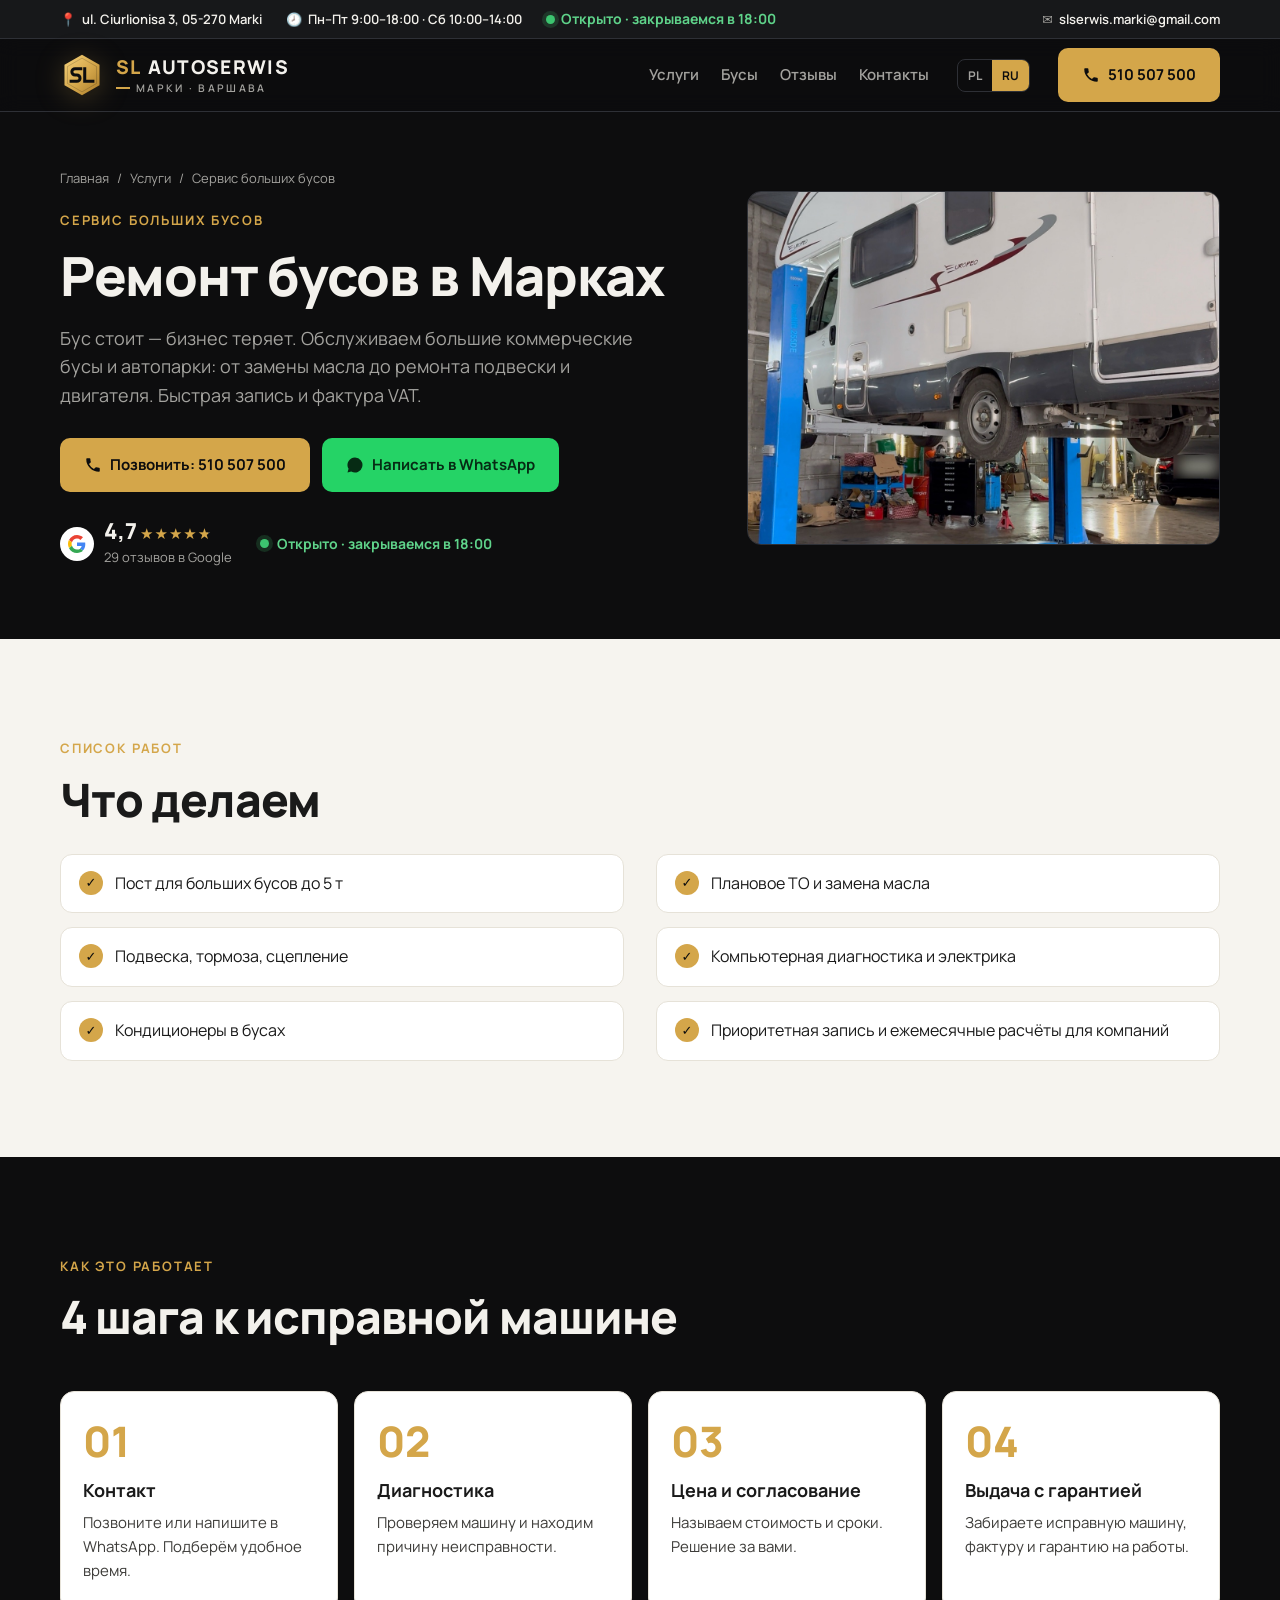
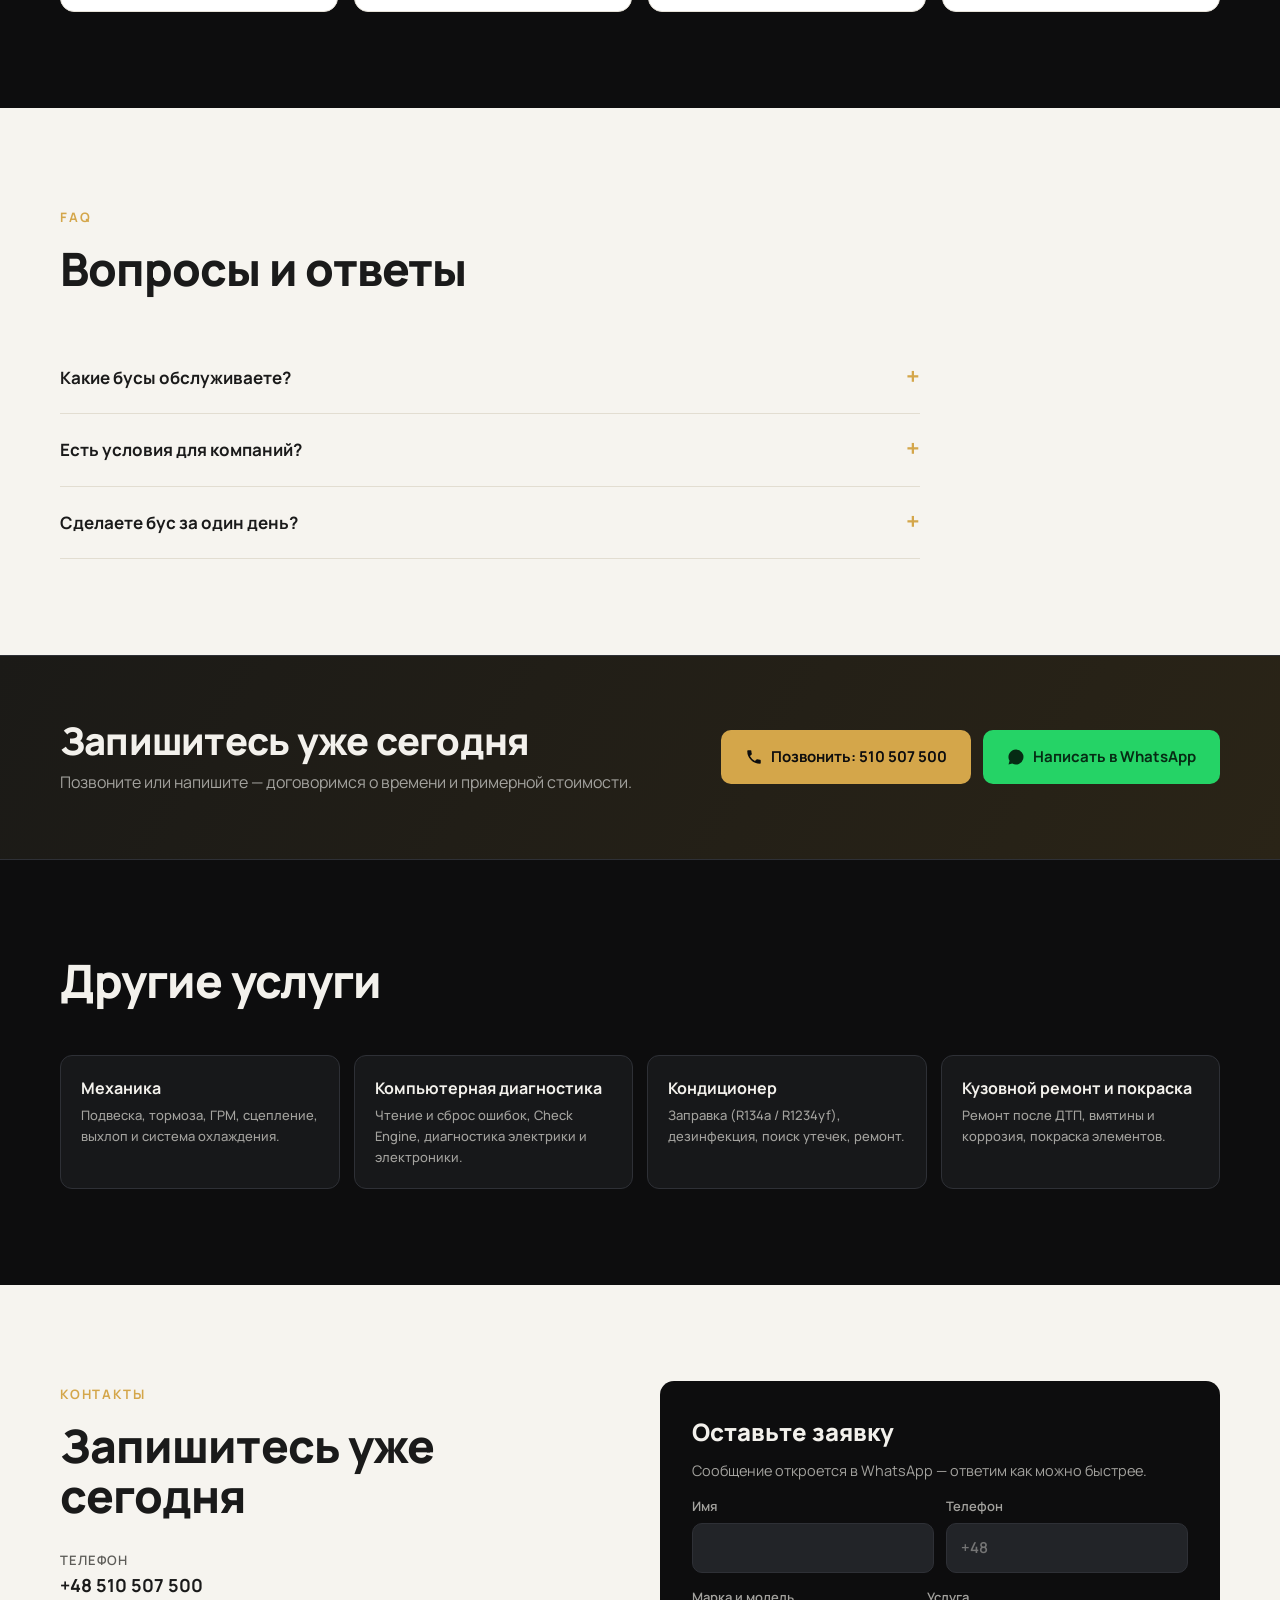
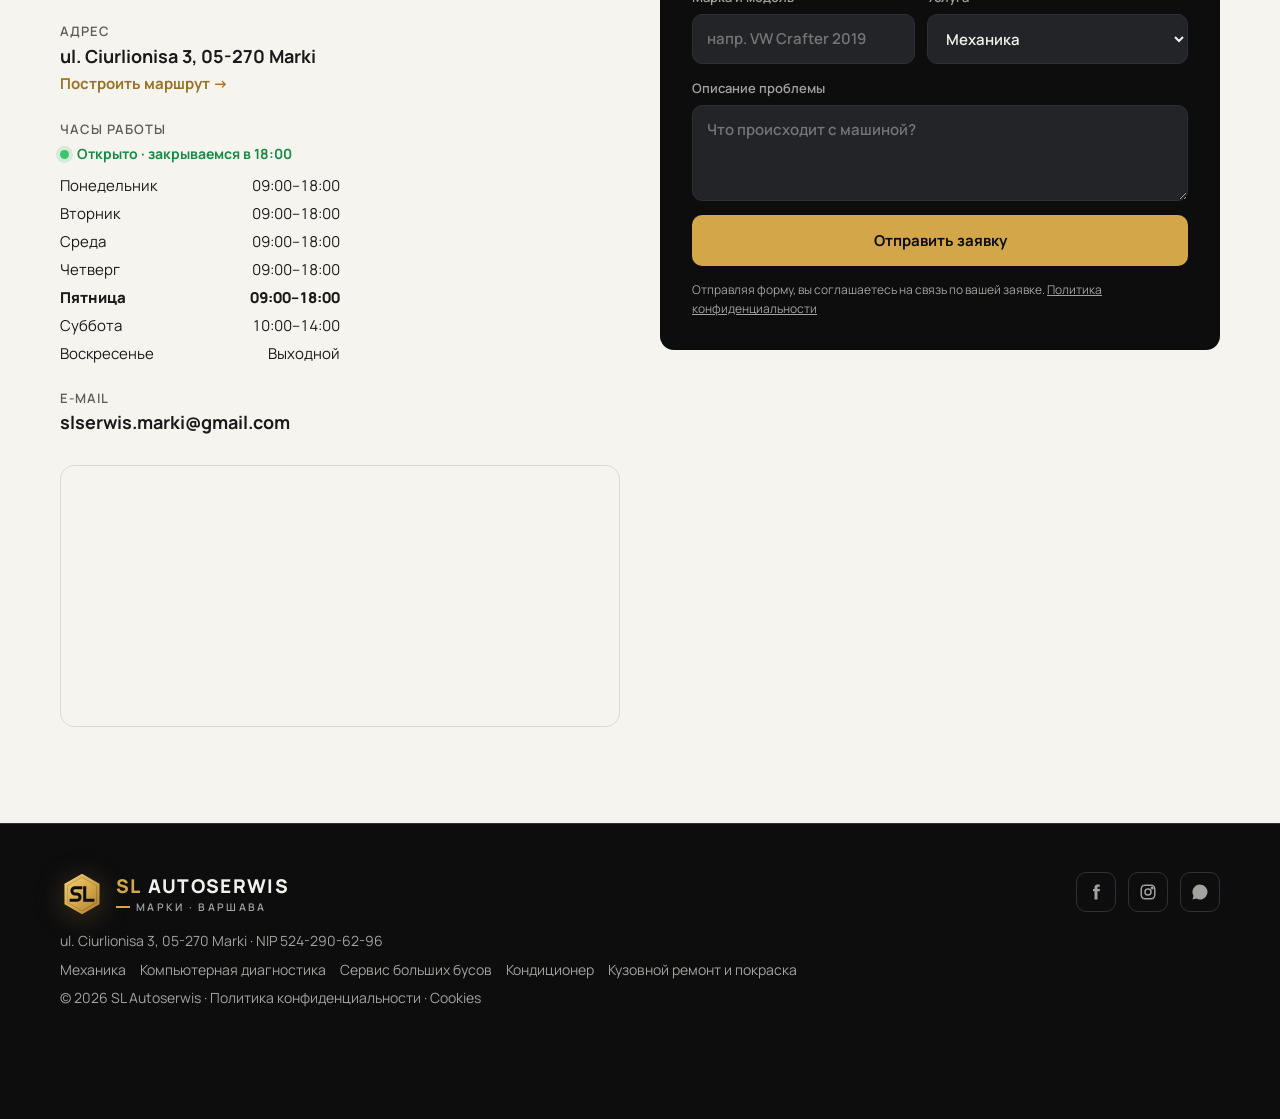
<file: ru/uslugi/serwis-busow/index.html>
<!doctype html>
<html lang="ru" data-hours='{"0":null,"1":["09:00","18:00"],"2":["09:00","18:00"],"3":["09:00","18:00"],"4":["09:00","18:00"],"5":["09:00","18:00"],"6":["10:00","14:00"]}' data-gplace="ChIJBzP2SDncIEYR_Mc0iPlmmOU">
<head>
<meta charset="utf-8">
<meta name="viewport" content="width=device-width, initial-scale=1">
<title>Ремонт бусов в Марках / Варшаве — Sprinter, Crafter, Ducato | SL Autoserwis</title>
<meta name="description" content="Сервис и ремонт бусов до 5 т в Марках под Варшавой: Sprinter, Crafter, Ducato, Transit. Для компаний — приоритет и фактура VAT. ☎ 510 507 500">
<link rel="canonical" href="https://slautoserwis.pl/ru/uslugi/serwis-busow/">
<link rel="alternate" hreflang="pl" href="https://slautoserwis.pl/uslugi/serwis-busow/">
<link rel="alternate" hreflang="ru" href="https://slautoserwis.pl/ru/uslugi/serwis-busow/">
<link rel="alternate" hreflang="x-default" href="https://slautoserwis.pl/uslugi/serwis-busow/">
<meta property="og:type" content="website">
<meta property="og:title" content="Ремонт бусов в Марках / Варшаве — Sprinter, Crafter, Ducato | SL Autoserwis">
<meta property="og:description" content="Сервис и ремонт бусов до 5 т в Марках под Варшавой: Sprinter, Crafter, Ducato, Transit. Для компаний — приоритет и фактура VAT. ☎ 510 507 500">
<meta property="og:url" content="https://slautoserwis.pl/ru/uslugi/serwis-busow/">
<meta property="og:image" content="https://slautoserwis.pl/assets/img/og.jpg">
<meta property="og:image:width" content="1200">
<meta property="og:image:height" content="630">
<meta property="og:locale" content="ru_RU">
<link rel="preconnect" href="https://fonts.googleapis.com">
<link rel="preconnect" href="https://fonts.gstatic.com" crossorigin>
<link href="https://fonts.googleapis.com/css2?family=Manrope:wght@400;500;600;700;800&display=swap&subset=latin-ext,cyrillic" rel="stylesheet">
<link rel="icon" type="image/svg+xml" href="../../../assets/favicon.svg">
<link rel="stylesheet" href="../../../assets/styles.css?v=c47a396a">
<script>document.documentElement.classList.add("js")</script>
<script type="application/ld+json">{"@context":"https://schema.org","@type":"AutoRepair","name":"SL Autoserwis","url":"https://slautoserwis.pl/ru/","telephone":"+48510507500","taxID":"5242906296","email":"slserwis.marki@gmail.com","address":{"@type":"PostalAddress","streetAddress":"ul. Ciurlionisa 3","postalCode":"05-270","addressLocality":"Marki","addressCountry":"PL"},"geo":{"@type":"GeoCoordinates","latitude":52.3366502,"longitude":21.112326},"hasMap":"https://www.google.com/maps?cid=16544086453063567356","openingHoursSpecification":[{"@type":"OpeningHoursSpecification","dayOfWeek":"Monday","opens":"09:00","closes":"18:00"},{"@type":"OpeningHoursSpecification","dayOfWeek":"Tuesday","opens":"09:00","closes":"18:00"},{"@type":"OpeningHoursSpecification","dayOfWeek":"Wednesday","opens":"09:00","closes":"18:00"},{"@type":"OpeningHoursSpecification","dayOfWeek":"Thursday","opens":"09:00","closes":"18:00"},{"@type":"OpeningHoursSpecification","dayOfWeek":"Friday","opens":"09:00","closes":"18:00"},{"@type":"OpeningHoursSpecification","dayOfWeek":"Saturday","opens":"10:00","closes":"14:00"}],"knowsLanguage":["pl","ru"],"sameAs":["https://www.facebook.com/SLautoserwis","https://www.instagram.com/sl_autoserwis/"],"makesOffer":{"@type":"Offer","itemOffered":{"@type":"Service","name":"Сервис больших бусов","areaServed":["Marki","Warszawa","Ząbki","Kobyłka"]}}}</script>
</head>
<body>



<div class="topbar">
  <div class="wrap">
    <div style="display:flex;gap:24px;flex-wrap:wrap;align-items:center">
      <span>📍 <b>ul. Ciurlionisa 3, 05-270 Marki</b></span>
      <span>🕗 <b>Пн–Пт 9:00–18:00 · Сб 10:00–14:00</b></span>
      <span class="status" data-status></span>
    </div>
    <span>✉️ <a href="mailto:slserwis.marki@gmail.com"><b>slserwis.marki@gmail.com</b></a></span>
  </div>
</div>

<header class="site">
  <div class="wrap">
    <a href="../../../ru/" class="logo" aria-label="SL Autoserwis">
      <svg class="logo-mark" width="44" height="44" viewBox="0 0 64 64" aria-hidden="true">
  <defs><linearGradient id="lg-h" x1="0" y1="0" x2="1" y2="1"><stop offset="0" stop-color="#f6d27a"/><stop offset=".55" stop-color="#d4a64a"/><stop offset="1" stop-color="#a87a28"/></linearGradient></defs>
  <path d="M32 2.5 57.5 17.2v29.6L32 61.5 6.5 46.8V17.2z" fill="url(#lg-h)"/>
  <path d="M32 7.5 53.2 19.7v24.6L32 56.5 10.8 44.3V19.7z" fill="none" stroke="#0d0d0e" stroke-opacity=".22" stroke-width="1.2"/>
  <g transform="translate(32 32) scale(.88) translate(-32 -32)">
    <path d="M30 21.5H20.5a5.25 5.25 0 0 0 0 10.5h3a5.25 5.25 0 0 1 0 10.5H14" fill="none" stroke="#0d0d0e" stroke-width="5" stroke-linecap="square" stroke-linejoin="round"/>
    <path d="M36.5 21.5v21H50" fill="none" stroke="#0d0d0e" stroke-width="5" stroke-linecap="square" stroke-linejoin="miter"/>
  </g>
</svg>
      <span class="logo-text"><b><em>SL</em>AUTOSERWIS</b><small>Марки · Варшава</small></span>
    </a>
    <nav class="main">
      <a href="../../../ru/#uslugi">Услуги</a>
      <a href="../../../ru/#busy">Бусы</a>
      <a href="../../../ru/#opinie">Отзывы</a>
      <a href="../../../ru/#kontakt">Контакты</a>
    </nav>
    <div class="lang" role="group" aria-label="Język / Язык">
      <a href="../../../uslugi/serwis-busow/" hreflang="pl">PL</a><a href="../../../ru/uslugi/serwis-busow/" hreflang="ru" class="on" aria-current="true">RU</a>
    </div>
    <a href="tel:+48510507500" class="btn btn-gold btn-call"><svg viewBox="0 0 24 24" fill="currentColor" aria-hidden="true"><path d="M6.6 10.8a15.1 15.1 0 0 0 6.6 6.6l2.2-2.2c.3-.3.7-.4 1-.2 1.1.4 2.3.6 3.6.6.6 0 1 .4 1 1V20c0 .6-.4 1-1 1A17 17 0 0 1 3 4c0-.6.4-1 1-1h3.5c.6 0 1 .4 1 1 0 1.3.2 2.5.6 3.6.1.3 0 .7-.2 1l-2.3 2.2z"/></svg>510 507 500</a>
  </div>
</header>

<main id="top">

<section class="page-hero">
  <div class="wrap">
    <div>
      <nav class="crumbs" aria-label="breadcrumbs"><a href="../../../ru/">Главная</a><span>/</span><a href="../../../ru/#uslugi">Услуги</a><span>/</span><span>Сервис больших бусов</span></nav>
      <span class="eyebrow">Сервис больших бусов</span>
      <h1>Ремонт бусов в Марках</h1>
      <p class="lead" style="font-size:18px;color:var(--muted);margin:20px 0 28px;max-width:600px">Бус стоит — бизнес теряет. Обслуживаем большие коммерческие бусы и автопарки: от замены масла до ремонта подвески и двигателя. Быстрая запись и фактура VAT.</p>
      <div class="ctas" style="display:flex;gap:12px;flex-wrap:wrap">
        <a href="tel:+48510507500" class="btn btn-gold"><svg viewBox="0 0 24 24" fill="currentColor" aria-hidden="true"><path d="M6.6 10.8a15.1 15.1 0 0 0 6.6 6.6l2.2-2.2c.3-.3.7-.4 1-.2 1.1.4 2.3.6 3.6.6.6 0 1 .4 1 1V20c0 .6-.4 1-1 1A17 17 0 0 1 3 4c0-.6.4-1 1-1h3.5c.6 0 1 .4 1 1 0 1.3.2 2.5.6 3.6.1.3 0 .7-.2 1l-2.3 2.2z"/></svg><span>Позвонить: 510 507 500</span></a>
        <a href="https://wa.me/48510507500" target="_blank" rel="noopener" class="btn btn-wa"><svg viewBox="0 0 24 24" fill="currentColor" aria-hidden="true"><path d="M17.5 14.4c-.3-.1-1.8-.9-2-1-.3-.1-.5-.1-.7.1l-.9 1.2c-.2.2-.3.2-.6.1a8 8 0 0 1-4-3.5c-.3-.5.3-.5.9-1.6.1-.2 0-.4 0-.5l-.9-2.2c-.2-.6-.5-.5-.7-.5h-.6c-.2 0-.5.1-.8.4-.3.3-1 1-1 2.5s1.1 2.9 1.2 3.1c.1.2 2.1 3.2 5.1 4.5 1.9.8 2.6.9 3.6.7.6-.1 1.8-.7 2-1.4.2-.7.2-1.3.2-1.4-.1-.2-.3-.3-.6-.4zM12 2a10 10 0 0 0-8.6 15.1L2 22l5-1.3A10 10 0 1 0 12 2z"/></svg><span>Написать в WhatsApp</span></a>
      </div>
      <div class="hero-meta">
        
      <a class="rating" href="https://www.google.com/maps?cid=16544086453063567356" target="_blank" rel="noopener">
        <span class="g"><svg viewBox="0 0 48 48" aria-hidden="true"><path fill="#EA4335" d="M24 9.5c3.5 0 6.6 1.2 9.1 3.6l6.8-6.8C35.8 2.4 30.3 0 24 0 14.6 0 6.6 5.4 2.7 13.3l7.9 6.1C12.5 13.6 17.8 9.5 24 9.5z"/><path fill="#4285F4" d="M46.1 24.5c0-1.6-.1-3.1-.4-4.5H24v9h12.4c-.5 2.9-2.2 5.3-4.6 6.9l7.4 5.7c4.3-4 6.9-9.9 6.9-17.1z"/><path fill="#FBBC05" d="M10.6 28.6A14.5 14.5 0 0 1 9.5 24c0-1.6.3-3.2.8-4.6l-7.9-6.1A24 24 0 0 0 0 24c0 3.9.9 7.5 2.7 10.7l7.9-6.1z"/><path fill="#34A853" d="M24 48c6.5 0 11.9-2.1 15.9-5.8l-7.4-5.7c-2.1 1.4-4.8 2.3-8.5 2.3-6.2 0-11.5-4.2-13.4-9.9l-7.9 6.1C6.6 42.6 14.6 48 24 48z"/></svg></span>
        <span><strong data-g-rating>4,7</strong> <span class="stars" style="--r:94%">★★★★★</span><small data-g-count>29 отзывов в Google</small></span>
      </a>
        <span class="status" data-status></span>
      </div>
    </div>
    <div class="ph has-img"><img src="../../../assets/img/uslugi-busy.jpg" alt="Сервис больших бусов — SL Autoserwis" width="1200" height="900" fetchpriority="high"></div>
  </div>
</section>

<section class="light">
  <div class="wrap">
    <div class="rv">
      <span class="eyebrow">Список работ</span>
      <h2 style="margin-bottom:28px">Что делаем</h2>
      <ul class="items">
        <li>Пост для больших бусов до 5 т</li>
        <li>Плановое ТО и замена масла</li>
        <li>Подвеска, тормоза, сцепление</li>
        <li>Компьютерная диагностика и электрика</li>
        <li>Кондиционеры в бусах</li>
        <li>Приоритетная запись и ежемесячные расчёты для компаний</li>
      </ul>
    </div>
    
  </div>
</section>

<section class="">
  <div class="wrap">
    <div class="sec-head rv">
      <span class="eyebrow">Как это работает</span>
      <h2>4 шага к исправной машине</h2>
    </div>
    <div class="steps">
      <div class="step rv"><b>Контакт</b><p>Позвоните или напишите в WhatsApp. Подберём удобное время.</p></div>
      <div class="step rv"><b>Диагностика</b><p>Проверяем машину и находим причину неисправности.</p></div>
      <div class="step rv"><b>Цена и согласование</b><p>Называем стоимость и сроки. Решение за вами.</p></div>
      <div class="step rv"><b>Выдача с гарантией</b><p>Забираете исправную машину, фактуру и гарантию на работы.</p></div>
    </div>
  </div>
</section>

<section class="light">
  <div class="wrap">
    <div class="sec-head rv">
      <span class="eyebrow">FAQ</span>
      <h2>Вопросы и ответы</h2>
    </div>
    <div class="faq-light"><div class="faq rv">
      <details><summary>Какие бусы обслуживаете?</summary><p>Mercedes Sprinter, VW Crafter, Fiat Ducato, Ford Transit, Renault Master, Iveco Daily и другие до 5 т.</p></details>
      <details><summary>Есть условия для компаний?</summary><p>Да: приоритетная запись, история ремонтов каждой машины и ежемесячный расчёт по фактуре.</p></details>
      <details><summary>Сделаете бус за один день?</summary><p>Плановое ТО и мелкий ремонт — обычно да. Для крупного ремонта срок называем вместе с ценой.</p></details>
    </div></div>
  </div>
</section>

<section class="cta-band">
  <div class="wrap">
    <div>
      <h2>Запишитесь уже сегодня</h2>
      <p style="color:var(--muted);margin-top:8px">Позвоните или напишите — договоримся о времени и примерной стоимости.</p>
    </div>
    <div class="ctas">
        <a href="tel:+48510507500" class="btn btn-gold"><svg viewBox="0 0 24 24" fill="currentColor" aria-hidden="true"><path d="M6.6 10.8a15.1 15.1 0 0 0 6.6 6.6l2.2-2.2c.3-.3.7-.4 1-.2 1.1.4 2.3.6 3.6.6.6 0 1 .4 1 1V20c0 .6-.4 1-1 1A17 17 0 0 1 3 4c0-.6.4-1 1-1h3.5c.6 0 1 .4 1 1 0 1.3.2 2.5.6 3.6.1.3 0 .7-.2 1l-2.3 2.2z"/></svg><span>Позвонить: 510 507 500</span></a>
        <a href="https://wa.me/48510507500" target="_blank" rel="noopener" class="btn btn-wa"><svg viewBox="0 0 24 24" fill="currentColor" aria-hidden="true"><path d="M17.5 14.4c-.3-.1-1.8-.9-2-1-.3-.1-.5-.1-.7.1l-.9 1.2c-.2.2-.3.2-.6.1a8 8 0 0 1-4-3.5c-.3-.5.3-.5.9-1.6.1-.2 0-.4 0-.5l-.9-2.2c-.2-.6-.5-.5-.7-.5h-.6c-.2 0-.5.1-.8.4-.3.3-1 1-1 2.5s1.1 2.9 1.2 3.1c.1.2 2.1 3.2 5.1 4.5 1.9.8 2.6.9 3.6.7.6-.1 1.8-.7 2-1.4.2-.7.2-1.3.2-1.4-.1-.2-.3-.3-.6-.4zM12 2a10 10 0 0 0-8.6 15.1L2 22l5-1.3A10 10 0 1 0 12 2z"/></svg><span>Написать в WhatsApp</span></a>
    </div>
  </div>
</section>

<section>
  <div class="wrap">
    <div class="sec-head rv"><h2>Другие услуги</h2></div>
    <div class="other">
      <a class="rv" href="../../../ru/uslugi/mechanika/">Механика<small>Подвеска, тормоза, ГРМ, сцепление, выхлоп и система охлаждения.</small></a>
      <a class="rv" href="../../../ru/uslugi/diagnostyka/">Компьютерная диагностика<small>Чтение и сброс ошибок, Check Engine, диагностика электрики и электроники.</small></a>
      <a class="rv" href="../../../ru/uslugi/klimatyzacja/">Кондиционер<small>Заправка (R134a / R1234yf), дезинфекция, поиск утечек, ремонт.</small></a>
      <a class="rv" href="../../../ru/uslugi/blacharstwo-lakiernictwo/">Кузовной ремонт и покраска<small>Ремонт после ДТП, вмятины и коррозия, покраска элементов.</small></a>
    </div>
  </div>
</section>

<section id="kontakt" class="light contact">
  <div class="wrap">
    <div class="rv">
      <span class="eyebrow">Контакты</span>
      <h2>Запишитесь уже сегодня</h2>
      <div class="info">
        <div><small>Телефон</small><a href="tel:+48510507500">+48 510 507 500</a></div>
        <div><small>Адрес</small><b>ul. Ciurlionisa 3, 05-270 Marki</b><br><a href="https://www.google.com/maps/dir/?api=1&destination=SL+Autoserwis%2C+Ciurlionisa+3%2C+05-270+Marki" target="_blank" rel="noopener" style="font-size:15px;color:#9a7322">Построить маршрут →</a></div>
        <div><small>Часы работы</small><span class="status" data-status style="margin:4px 0 8px"></span><ul class="hours"><li data-day="1"><span>Понедельник</span><span>09:00–18:00</span></li><li data-day="2"><span>Вторник</span><span>09:00–18:00</span></li><li data-day="3"><span>Среда</span><span>09:00–18:00</span></li><li data-day="4"><span>Четверг</span><span>09:00–18:00</span></li><li data-day="5"><span>Пятница</span><span>09:00–18:00</span></li><li data-day="6"><span>Суббота</span><span>10:00–14:00</span></li><li data-day="0"><span>Воскресенье</span><span>Выходной</span></li></ul></div>
        <div><small>E-mail</small><a href="mailto:slserwis.marki@gmail.com">slserwis.marki@gmail.com</a></div>
      </div>
      <div class="map"><iframe title="SL Autoserwis — Адрес" loading="lazy" referrerpolicy="no-referrer-when-downgrade" src="https://www.google.com/maps?q=SL+Autoserwis,+Ciurlionisa+3,+05-270+Marki&z=15&output=embed&hl=ru"></iframe></div>
    </div>
    <form class="lead rv" id="leadForm">
      <h3>Оставьте заявку</h3>
      <p>Сообщение откроется в WhatsApp — ответим как можно быстрее.</p>
      <div class="row">
        <label>Имя<input id="f-name" name="name" required autocomplete="given-name"></label>
        <label>Телефон<input id="f-phone" name="phone" type="tel" required autocomplete="tel" placeholder="+48"></label>
      </div>
      <div class="row">
        <label>Марка и модель<input id="f-car" name="car" placeholder="напр. VW Crafter 2019"></label>
        <label>Услуга
          <select id="f-service" name="service">
            <option>Механика</option><option>Компьютерная диагностика</option><option>Сервис больших бусов</option><option>Кондиционер</option><option>Кузовной ремонт и покраска</option><option>Коробки передач / DSG</option><option>Масло и ТО</option><option>Шины и развал-схождение</option><option>Другое</option>
          </select>
        </label>
      </div>
      <label>Описание проблемы<textarea id="f-msg" name="msg" placeholder="Что происходит с машиной?"></textarea></label>
      <button class="btn btn-gold" type="submit">Отправить заявку</button>
      <small>Отправляя форму, вы соглашаетесь на связь по вашей заявке. <a href="#" style="text-decoration:underline">Политика конфиденциальности</a></small>
    </form>
  </div>
</section>

</main>

<footer>
  <div class="wrap">
    <div>
      <a href="../../../ru/" class="logo" style="margin-bottom:14px"><svg class="logo-mark" width="44" height="44" viewBox="0 0 64 64" aria-hidden="true">
  <defs><linearGradient id="lg-f" x1="0" y1="0" x2="1" y2="1"><stop offset="0" stop-color="#f6d27a"/><stop offset=".55" stop-color="#d4a64a"/><stop offset="1" stop-color="#a87a28"/></linearGradient></defs>
  <path d="M32 2.5 57.5 17.2v29.6L32 61.5 6.5 46.8V17.2z" fill="url(#lg-f)"/>
  <path d="M32 7.5 53.2 19.7v24.6L32 56.5 10.8 44.3V19.7z" fill="none" stroke="#0d0d0e" stroke-opacity=".22" stroke-width="1.2"/>
  <g transform="translate(32 32) scale(.88) translate(-32 -32)">
    <path d="M30 21.5H20.5a5.25 5.25 0 0 0 0 10.5h3a5.25 5.25 0 0 1 0 10.5H14" fill="none" stroke="#0d0d0e" stroke-width="5" stroke-linecap="square" stroke-linejoin="round"/>
    <path d="M36.5 21.5v21H50" fill="none" stroke="#0d0d0e" stroke-width="5" stroke-linecap="square" stroke-linejoin="miter"/>
  </g>
</svg>
      <span class="logo-text"><b><em>SL</em>AUTOSERWIS</b><small>Марки · Варшава</small></span></a>
      <div>ul. Ciurlionisa 3, 05-270 Marki · NIP 524-290-62-96</div>
      <div style="margin-top:6px;display:flex;gap:6px 14px;flex-wrap:wrap"><a href="../../../ru/uslugi/mechanika/">Механика</a><a href="../../../ru/uslugi/diagnostyka/">Компьютерная диагностика</a><a href="../../../ru/uslugi/serwis-busow/">Сервис больших бусов</a><a href="../../../ru/uslugi/klimatyzacja/">Кондиционер</a><a href="../../../ru/uslugi/blacharstwo-lakiernictwo/">Кузовной ремонт и покраска</a></div>
      <div style="margin-top:6px">© 2026 SL Autoserwis · <a href="#">Политика конфиденциальности</a> · <a href="#">Cookies</a></div>
    </div>
    <div class="soc">
      <a href="https://www.facebook.com/SLautoserwis" target="_blank" rel="noopener" aria-label="Facebook"><svg viewBox="0 0 24 24" fill="currentColor"><path d="M14 8V6c0-.9.6-1 1-1h2V2h-3c-3 0-4 2-4 4v2H8v3h2v11h4V11h3l.4-3H14z"/></svg></a>
      <a href="https://www.instagram.com/sl_autoserwis/" target="_blank" rel="noopener" aria-label="Instagram"><svg viewBox="0 0 24 24" fill="none" stroke="currentColor" stroke-width="2"><rect x="3" y="3" width="18" height="18" rx="5"/><circle cx="12" cy="12" r="4"/><circle cx="17.5" cy="6.5" r="1" fill="currentColor"/></svg></a>
      <a href="https://wa.me/48510507500" target="_blank" rel="noopener" aria-label="WhatsApp"><svg viewBox="0 0 24 24" fill="currentColor" aria-hidden="true"><path d="M17.5 14.4c-.3-.1-1.8-.9-2-1-.3-.1-.5-.1-.7.1l-.9 1.2c-.2.2-.3.2-.6.1a8 8 0 0 1-4-3.5c-.3-.5.3-.5.9-1.6.1-.2 0-.4 0-.5l-.9-2.2c-.2-.6-.5-.5-.7-.5h-.6c-.2 0-.5.1-.8.4-.3.3-1 1-1 2.5s1.1 2.9 1.2 3.1c.1.2 2.1 3.2 5.1 4.5 1.9.8 2.6.9 3.6.7.6-.1 1.8-.7 2-1.4.2-.7.2-1.3.2-1.4-.1-.2-.3-.3-.6-.4zM12 2a10 10 0 0 0-8.6 15.1L2 22l5-1.3A10 10 0 1 0 12 2z"/></svg></a>
    </div>
  </div>
</footer>

<div class="mbar">
  <a href="tel:+48510507500" class="btn btn-gold">Позвонить</a>
  <a href="https://wa.me/48510507500" target="_blank" rel="noopener" class="btn btn-wa">WhatsApp</a>
</div>

<script src="../../../assets/main.js?v=954efecd"></script>
</body>
</html>
</file>
<file: assets/styles.css>
:root {
  --black: #0d0d0e;
  --graphite: #17181a;
  --graphite-2: #222428;
  --line: #2e3036;
  --gold: #d4a64a;
  --gold-2: #f0c96b;
  --text: #f3f1ec;
  --muted: #a3a29e;
  --light: #f6f4ef;
  --light-text: #1a1a1a;
  --light-muted: #5c5b57;
  --radius: 14px;
  --wrap: 1200px;
}
* { box-sizing: border-box; margin: 0; padding: 0; }
html { scroll-behavior: smooth; scroll-padding-top: 80px; }
body { font-family: "Manrope", system-ui, sans-serif; background: var(--black); color: var(--text); line-height: 1.6; -webkit-font-smoothing: antialiased; }
img { max-width: 100%; display: block; }
a { color: inherit; text-decoration: none; }
.wrap { max-width: var(--wrap); margin: 0 auto; padding: 0 20px; }
.tbd { border-bottom: 1px dashed var(--gold); cursor: help; }

/* Prototype notice */
.proto { background: var(--gold); color: var(--black); font-size: 13px; font-weight: 600; text-align: center; padding: 6px 16px; }

/* Top bar */
.topbar { background: var(--graphite); font-size: 13px; color: var(--muted); border-bottom: 1px solid var(--line); }
.topbar .wrap { display: flex; gap: 24px; justify-content: space-between; padding-top: 8px; padding-bottom: 8px; flex-wrap: wrap; }
.topbar span { display: inline-flex; gap: 6px; align-items: center; }
.topbar b { color: var(--text); font-weight: 600; }

/* Header */
header.site { position: sticky; top: 0; z-index: 50; background: rgba(13,13,14,.92); backdrop-filter: blur(10px); border-bottom: 1px solid var(--line); }
header.site .wrap { display: flex; align-items: center; gap: 28px; height: 72px; }
.logo { display: flex; align-items: center; gap: 12px; }
.logo-mark { flex: none; display: block; filter: drop-shadow(0 4px 14px rgba(212,166,74,.25)); transition: transform .7s cubic-bezier(.5,0,.2,1); }
.logo:hover .logo-mark { transform: rotate(360deg); }
.logo-text { display: flex; flex-direction: column; line-height: 1; }
.logo-text b { font-size: 19px; font-weight: 800; letter-spacing: .07em; color: var(--text); }
.logo-text em { font-style: normal; color: var(--gold); margin-right: .32em; }
.logo small { display: flex; align-items: center; gap: 6px; margin-top: 6px; font-size: 10.5px; font-weight: 600; color: var(--muted); letter-spacing: .22em; text-transform: uppercase; }
.logo small::before { content: ""; width: 14px; height: 2px; background: var(--gold); }
nav.main { display: flex; gap: 22px; margin-left: auto; font-size: 15px; font-weight: 600; }
nav.main a { color: var(--muted); transition: color .2s; }
nav.main a:hover { color: var(--text); }
.lang { display: flex; border: 1px solid var(--line); border-radius: 8px; overflow: hidden; }
.lang a { color: var(--muted); font-size: 12px; font-weight: 700; padding: 6px 10px; }
.lang a.on { background: var(--gold); color: var(--black); }
.btn { display: inline-flex; align-items: center; justify-content: center; gap: 8px; border-radius: 10px; font-weight: 700; font-size: 15px; padding: 13px 22px; border: 2px solid transparent; transition: transform .15s, background .2s, border-color .2s; cursor: pointer; font-family: inherit; white-space: nowrap; }
.btn:hover { transform: translateY(-1px); }
.btn-gold { background: var(--gold); color: var(--black); }
.btn-gold:hover { background: var(--gold-2); }
.btn-ghost { border-color: var(--line); color: var(--text); background: rgba(255,255,255,.03); }
.btn-ghost:hover { border-color: var(--gold); }
.btn-wa { background: #25d366; color: #062b14; }
.btn svg { width: 18px; height: 18px; flex: none; }

/* Placeholder photo */
.ph { position: relative; background:
    repeating-linear-gradient(135deg, rgba(212,166,74,.06) 0 14px, transparent 14px 28px),
    linear-gradient(160deg, #26282d, #121315);
  border: 1px solid var(--line); border-radius: var(--radius); display: grid; place-items: center; color: var(--muted); font-size: 13px; font-weight: 600; text-align: center; padding: 16px; overflow: hidden; }
.ph::before { content: "📷"; display: block; font-size: 22px; margin-bottom: 4px; }
.ph span { display: block; }

/* Hero */
.hero { position: relative; padding: 72px 0 88px; overflow: hidden; }
.hero::after { content: ""; position: absolute; right: -10%; top: -20%; width: 60%; height: 140%; background: radial-gradient(closest-side, rgba(212,166,74,.16), transparent); pointer-events: none; }
.hero .wrap { display: grid; grid-template-columns: 1.1fr .9fr; gap: 56px; align-items: center; position: relative; z-index: 1; }
.eyebrow { display: inline-block; color: var(--gold); font-size: 13px; font-weight: 700; letter-spacing: .14em; text-transform: uppercase; margin-bottom: 16px; }
h1 { font-size: clamp(36px, 5.2vw, 64px); line-height: 1.05; font-weight: 800; letter-spacing: -.02em; }
h1 em { font-style: normal; color: var(--gold); }
.hero p.lead { font-size: 19px; color: var(--muted); margin: 22px 0 32px; max-width: 560px; }
.hero .ctas { display: flex; gap: 12px; flex-wrap: wrap; }
.badges { display: flex; gap: 22px; flex-wrap: wrap; margin-top: 36px; font-size: 14px; color: var(--muted); }
.badges div { display: flex; align-items: center; gap: 8px; }
.badges i { width: 22px; height: 22px; border-radius: 50%; background: rgba(212,166,74,.15); color: var(--gold); display: grid; place-items: center; font-style: normal; font-size: 12px; font-weight: 800; }
.hero-media { position: relative; }
.hero-media .ph { aspect-ratio: 4/5; clip-path: polygon(14% 0, 100% 0, 100% 100%, 0 100%); border-radius: 0 var(--radius) var(--radius) 0; }
.hero-card { position: absolute; left: -24px; bottom: 32px; background: var(--graphite-2); border: 1px solid var(--line); border-radius: 12px; padding: 14px 18px; box-shadow: 0 20px 40px rgba(0,0,0,.4); }
.hero-card b { display: block; font-size: 15px; }
.hero-card small { color: var(--muted); font-size: 13px; }

/* Sections */
section { padding: 96px 0; }
.sec-head { max-width: 720px; margin-bottom: 48px; }
h2 { font-size: clamp(30px, 3.6vw, 46px); line-height: 1.1; font-weight: 800; letter-spacing: -.02em; }
.sec-head p { color: var(--muted); font-size: 17px; margin-top: 14px; }
.light { background: var(--light); color: var(--light-text); }
.light .sec-head p, .light .muted { color: var(--light-muted); }

/* Services */
.services { display: grid; grid-template-columns: repeat(4, 1fr); gap: 16px; }
.svc { background: #fff; border: 1px solid #e6e2d8; border-radius: var(--radius); padding: 26px 22px; transition: transform .2s, box-shadow .2s, border-color .2s; display: flex; flex-direction: column; }
.svc:hover { transform: translateY(-4px); box-shadow: 0 18px 40px rgba(0,0,0,.08); border-color: var(--gold); }
.svc .ic { width: 48px; height: 48px; border-radius: 12px; background: var(--black); color: var(--gold); display: grid; place-items: center; margin-bottom: 18px; }
.svc .ic svg { width: 24px; height: 24px; }
.svc h3 { font-size: 18px; font-weight: 800; margin-bottom: 8px; }
.svc p { font-size: 14.5px; color: var(--light-muted); flex: 1; }
.svc a { margin-top: 16px; font-size: 14px; font-weight: 700; color: #9a7322; }
.svc.featured { background: var(--black); color: var(--text); border-color: var(--black); }
.svc.featured p { color: var(--muted); }
.svc.featured .ic { background: var(--gold); color: var(--black); }
.svc.featured a { color: var(--gold); }

/* Busy */
.busy .wrap { display: grid; grid-template-columns: 1fr 1fr; gap: 56px; align-items: center; }
.busy .ph { aspect-ratio: 5/4; }
.checks { list-style: none; display: grid; gap: 14px; margin: 28px 0 32px; }
.checks li { display: flex; gap: 12px; align-items: flex-start; }
.checks li::before { content: "✓"; flex: none; width: 24px; height: 24px; border-radius: 50%; background: var(--gold); color: var(--black); font-weight: 800; font-size: 13px; display: grid; place-items: center; margin-top: 2px; }
.models { display: flex; flex-wrap: wrap; gap: 8px; margin-top: 8px; }
.models span { border: 1px solid var(--line); border-radius: 999px; padding: 5px 12px; font-size: 13px; color: var(--muted); }

/* Why */
.why { display: grid; grid-template-columns: repeat(4, 1fr); gap: 16px; }
.why div { padding: 28px 22px; border-radius: var(--radius); background: var(--graphite); border: 1px solid var(--line); }
.why b { display: block; font-size: 18px; margin: 12px 0 6px; }
.why p { font-size: 14.5px; color: var(--muted); }
.why .n { font-size: 13px; font-weight: 800; color: var(--gold); letter-spacing: .1em; }
.stats { display: grid; grid-template-columns: repeat(4, 1fr); gap: 16px; margin-top: 40px; border-top: 1px solid var(--line); padding-top: 40px; }
.stats div { text-align: center; }
.stats strong { display: block; font-size: clamp(36px, 4vw, 52px); font-weight: 800; color: var(--gold); line-height: 1; }
.stats span { color: var(--muted); font-size: 14px; }

/* Steps */
.steps { display: grid; grid-template-columns: repeat(4, 1fr); gap: 16px; counter-reset: s; }
.step { position: relative; padding: 28px 22px; background: #fff; border-radius: var(--radius); border: 1px solid #e6e2d8; }
.step::before { counter-increment: s; content: "0" counter(s); font-size: 42px; font-weight: 800; color: var(--gold); line-height: 1; display: block; margin-bottom: 14px; }
.step b { display: block; font-size: 18px; margin-bottom: 6px; color: var(--light-text); }
.step p { font-size: 15px; color: #3d3c39; }

/* Works */
.works { display: grid; grid-template-columns: repeat(3, 1fr); gap: 16px; }
.work { border-radius: var(--radius); overflow: hidden; background: var(--graphite); border: 1px solid var(--line); }
.work .pair { display: grid; grid-template-columns: 1fr 1fr; gap: 2px; }
.work .ph { aspect-ratio: 1; border-radius: 0; border: 0; font-size: 12px; }
.work .pair.single { grid-template-columns: 1fr; }
.work .pair.single .ph { aspect-ratio: 2 / 1; }
.work .ba { position: absolute; left: 10px; top: 10px; background: rgba(13,13,14,.78); color: var(--gold); font-size: 11px; font-weight: 800; letter-spacing: .08em; text-transform: uppercase; padding: 4px 9px; border-radius: 999px; }
.work .meta { padding: 16px 18px; }
.work .meta b { display: block; }
.work .meta small { color: var(--muted); }
.tag { display: inline-block; font-size: 11px; font-weight: 800; letter-spacing: .08em; text-transform: uppercase; color: var(--gold); margin-bottom: 4px; }

/* Team */
.team { display: grid; grid-template-columns: repeat(3, 1fr); gap: 20px; }
.member .ph { aspect-ratio: 4/5; margin-bottom: 16px; background:
    repeating-linear-gradient(135deg, rgba(0,0,0,.04) 0 14px, transparent 14px 28px), linear-gradient(160deg, #e9e5db, #d9d4c8); border-color: #ddd8cc; color: var(--light-muted); }
.ph.has-img { padding: 0; display: block; }
.ph.has-img > img { width: 100%; height: 100%; object-fit: cover; }
.hero-media .ph.has-img > img { object-position: 50% 20%; }
.ph.has-img::before { content: none; }
.member b { font-size: 19px; display: block; }
.member span { color: #9a7322; font-weight: 700; font-size: 14px; }
.member p { font-size: 14.5px; color: var(--light-muted); margin-top: 6px; }

/* Prices */
.prices { background: var(--graphite); border: 1px solid var(--line); border-radius: var(--radius); overflow: hidden; }
.prices div { display: flex; justify-content: space-between; gap: 16px; padding: 18px 24px; border-bottom: 1px solid var(--line); }
.prices div:last-child { border-bottom: 0; }
.prices b { color: var(--gold); white-space: nowrap; }
.note { font-size: 13px; color: var(--muted); margin-top: 14px; }

/* Reviews */
.reviews { display: grid; grid-template-columns: repeat(3, 1fr); gap: 16px; }
.review { background: #fff; border: 1px dashed #cfc8b8; border-radius: var(--radius); padding: 26px; color: var(--light-muted); font-size: 14.5px; }
.review .stars { color: var(--gold); letter-spacing: 2px; margin-bottom: 10px; }

/* FAQ */
.faq { max-width: 860px; }
.faq details { border-bottom: 1px solid var(--line); }
.faq summary { cursor: pointer; list-style: none; padding: 22px 0; font-weight: 700; font-size: 17px; display: flex; justify-content: space-between; gap: 16px; }
.faq summary::-webkit-details-marker { display: none; }
.faq summary::after { content: "+"; color: var(--gold); font-size: 24px; line-height: 1; transition: transform .2s; }
.faq details[open] summary::after { transform: rotate(45deg); }
.faq details p { color: var(--muted); padding-bottom: 22px; max-width: 720px; }

/* Contact */
.contact .wrap { display: grid; grid-template-columns: 1fr 1fr; gap: 40px; }
.info { display: grid; gap: 22px; margin: 28px 0; }
.info div small { display: block; color: var(--light-muted); font-size: 13px; font-weight: 600; text-transform: uppercase; letter-spacing: .08em; }
.info div b, .info div a { font-size: 18px; font-weight: 700; }
.map { border-radius: var(--radius); overflow: hidden; border: 1px solid #ddd8cc; min-height: 260px; }
.map iframe { width: 100%; height: 100%; min-height: 260px; border: 0; display: block; }
form.lead { background: var(--black); color: var(--text); padding: 32px; border-radius: var(--radius); display: grid; gap: 14px; align-self: start; }
form.lead h3 { font-size: 24px; font-weight: 800; }
form.lead p { color: var(--muted); font-size: 14.5px; margin-top: -6px; }
form.lead label { font-size: 13px; font-weight: 600; color: var(--muted); display: grid; gap: 6px; }
form.lead input, form.lead textarea, form.lead select { font: inherit; font-size: 15px; color: var(--text); background: var(--graphite-2); border: 1px solid var(--line); border-radius: 10px; padding: 12px 14px; outline: none; }
form.lead input:focus, form.lead textarea:focus, form.lead select:focus { border-color: var(--gold); }
form.lead textarea { min-height: 96px; resize: vertical; }
form.lead .row { display: grid; grid-template-columns: 1fr 1fr; gap: 12px; }
form.lead small { color: var(--muted); font-size: 12px; }

/* Footer */
footer { background: var(--black); border-top: 1px solid var(--line); padding: 48px 0 110px; color: var(--muted); font-size: 14px; }
footer .wrap { display: flex; justify-content: space-between; gap: 32px; flex-wrap: wrap; }
footer .soc { display: flex; gap: 12px; }
footer .soc a { width: 40px; height: 40px; border: 1px solid var(--line); border-radius: 10px; display: grid; place-items: center; }
footer .soc a:hover { border-color: var(--gold); color: var(--gold); }
footer .soc svg { width: 18px; height: 18px; }

/* Mobile bar */
.mbar { display: none; position: fixed; left: 0; right: 0; bottom: 0; z-index: 60; padding: 10px 12px calc(10px + env(safe-area-inset-bottom)); background: rgba(13,13,14,.95); backdrop-filter: blur(8px); border-top: 1px solid var(--line); gap: 10px; }
.mbar .btn { flex: 1; padding: 13px 10px; }

/* Reveal */
.js .rv { opacity: 0; transform: translateY(18px); transition: opacity .6s ease, transform .6s ease; }
.js .rv.in { opacity: 1; transform: none; }

@media (max-width: 1024px) {
  nav.main { display: none; }
  .lang { margin-left: auto; }
  .services, .why, .steps { grid-template-columns: repeat(2, 1fr); }
  .works, .team, .reviews { grid-template-columns: repeat(2, 1fr); }
  .works > :last-child:nth-child(odd), .team > :last-child:nth-child(odd), .reviews > :last-child:nth-child(odd) { grid-column: 1 / -1; }
}
@media (max-width: 760px) {
  section { padding: 64px 0; }
  .topbar { display: none; }
  header.site .wrap { height: 62px; gap: 12px; }
  header.site .btn-call { display: none; }
  .lang { margin-left: auto; }
  .hero { padding: 40px 0 56px; }
  .hero .wrap, .busy .wrap, .contact .wrap { grid-template-columns: 1fr; gap: 36px; }
  .hero-media .ph { aspect-ratio: 4/3; clip-path: none; border-radius: var(--radius); }
  .hero-card { left: 12px; bottom: 12px; }
  .hero .ctas .btn { flex: 1; }
  .services, .why, .steps, .works, .team, .reviews { grid-template-columns: 1fr; }
  .stats { grid-template-columns: repeat(2, 1fr); row-gap: 28px; }
  form.lead .row { grid-template-columns: 1fr; }
  form.lead { padding: 24px; }
  .mbar { display: flex; }
}
@media (prefers-reduced-motion: reduce) { .js .rv { opacity: 1; transform: none; transition: none; } html { scroll-behavior: auto; } }

/* Open-now status (filled in by main.js) */
.status { display: inline-flex; align-items: center; gap: 8px; font-size: 14px; font-weight: 700; color: var(--muted); }
.status::before { content: ""; width: 9px; height: 9px; border-radius: 50%; background: var(--muted); flex: none; }
.status.open { color: #5fd38a; }
.status.open::before { background: #3cc46f; box-shadow: 0 0 0 4px rgba(60,196,111,.18); }
.status.closed { color: #e8a25a; }
.status.closed::before { background: #e8a25a; }
.light .status.open { color: #1b8a47; }
.light .status.closed { color: #a85d12; }
.status:empty { display: none; }

/* Google rating */
.rating { display: inline-flex; align-items: center; gap: 10px; }
.rating .g { width: 34px; height: 34px; border-radius: 50%; background: #fff; display: grid; place-items: center; flex: none; }
.rating .g svg { width: 18px; height: 18px; }
.rating strong { font-size: 22px; font-weight: 800; line-height: 1; }
.rating .stars { color: var(--gold); letter-spacing: 1px; font-size: 15px; }
.rating small { display: block; color: var(--muted); font-size: 13px; }
.light .rating small { color: var(--light-muted); }
.rating-big { display: flex; flex-wrap: wrap; align-items: center; justify-content: space-between; gap: 24px; background: #fff; border: 1px solid #e6e2d8; border-radius: var(--radius); padding: 28px 32px; margin-bottom: 20px; }
.rating-big .rating strong { font-size: 44px; }
.rating-big .rating .g { width: 48px; height: 48px; }
.rating-big .rating .g svg { width: 26px; height: 26px; }
.rating-big .acts { display: flex; gap: 10px; flex-wrap: wrap; }
.btn-dark { background: var(--black); color: var(--text); }
.btn-outline { border-color: #cfc8b8; color: var(--light-text); background: transparent; }
.btn-outline:hover { border-color: var(--gold); }

/* Inner pages */
.crumbs { font-size: 13px; color: var(--muted); margin-bottom: 18px; display: flex; gap: 8px; flex-wrap: wrap; }
.crumbs a:hover { color: var(--gold); }
.page-hero { padding: 56px 0 72px; }
.page-hero .wrap { display: grid; grid-template-columns: 1.15fr .85fr; gap: 48px; align-items: center; }
.page-hero .ph { aspect-ratio: 4/3; }
.page-hero h1 { font-size: clamp(32px, 4.4vw, 54px); }
.hero-meta { display: flex; flex-wrap: wrap; align-items: center; gap: 20px 28px; margin-top: 28px; }
.items { display: grid; grid-template-columns: repeat(2, 1fr); gap: 14px 32px; list-style: none; }
.items li { display: flex; gap: 12px; align-items: flex-start; background: #fff; border: 1px solid #e6e2d8; border-radius: 12px; padding: 16px 18px; }
.items li::before { content: "✓"; flex: none; width: 24px; height: 24px; border-radius: 50%; background: var(--gold); color: var(--black); font-weight: 800; font-size: 13px; display: grid; place-items: center; }
.split { display: grid; grid-template-columns: 1fr 1fr; gap: 48px; align-items: start; }
.split .prices { margin-top: 0; }
.cta-band { background: linear-gradient(120deg, #1b1a17, #2a2417); border-top: 1px solid var(--line); border-bottom: 1px solid var(--line); padding: 64px 0; }
.cta-band .wrap { display: flex; justify-content: space-between; align-items: center; gap: 28px; flex-wrap: wrap; }
.cta-band h2 { font-size: clamp(26px, 3vw, 38px); }
.cta-band .ctas { display: flex; gap: 12px; flex-wrap: wrap; }
.other { display: grid; grid-template-columns: repeat(4, 1fr); gap: 14px; }
.other a { display: block; padding: 20px; border-radius: 12px; background: var(--graphite); border: 1px solid var(--line); font-weight: 700; transition: border-color .2s; }
.other a:hover { border-color: var(--gold); }
.other a small { display: block; color: var(--muted); font-weight: 500; font-size: 13px; margin-top: 4px; }
.hours { list-style: none; display: grid; gap: 4px; font-size: 15px; }
.hours li { display: flex; justify-content: space-between; gap: 16px; max-width: 280px; font-variant-numeric: tabular-nums; }
.hours li.today { font-weight: 800; }

@media (max-width: 1024px) {
  .other { grid-template-columns: repeat(2, 1fr); }
}
@media (max-width: 760px) {
  .page-hero { padding: 32px 0 48px; }
  .page-hero .wrap, .split { grid-template-columns: 1fr; gap: 32px; }
  .items, .other { grid-template-columns: 1fr; }
  .rating-big { padding: 22px; }
  .cta-band .ctas .btn { flex: 1; }
}
.light .faq details { border-color: #e2ddd1; }
.light .faq details p { color: var(--light-muted); }

/* Map band under the hero: wide map, route card on the right (Google puts its own info box top-left; the pin stays centred) */
.map-band { position: relative; padding: 0; height: 520px; background: var(--graphite); border-top: 1px solid var(--line); border-bottom: 1px solid var(--line); }
.map-band iframe { position: absolute; inset: 0; width: 100%; height: 100%; border: 0; display: block; }
.map-band .wrap { position: relative; height: 100%; display: flex; align-items: center; justify-content: flex-end; pointer-events: none; }
.map-card { pointer-events: auto; width: 320px; display: flex; flex-direction: column; align-items: flex-start; gap: 4px; background: rgba(13,13,14,.94); backdrop-filter: blur(8px); border: 1px solid var(--line); border-radius: var(--radius); padding: 24px; box-shadow: 0 24px 50px rgba(0,0,0,.4); }
.map-card .eyebrow { margin-bottom: 6px; }
.map-card b { font-size: 22px; font-weight: 800; }
.map-card small { color: var(--muted); font-size: 14px; }
.map-card .status { font-size: 14px; margin: 8px 0 16px; }
.map-card .btn { width: 100%; }
@media (max-width: 760px) {
  .map-band { height: auto; }
  .map-band iframe { position: static; height: 340px; }
  .map-band .wrap { display: block; height: auto; padding-top: 16px; padding-bottom: 16px; }
  .map-card { width: 100%; box-shadow: none; }
}

/* Stars filled to the rating (--r), used by the live Google rating */
.rating .stars, .review .stars { --r: 100%; background: linear-gradient(90deg, var(--gold) var(--r), #6b6a66 var(--r)); -webkit-background-clip: text; background-clip: text; color: transparent; }
.light .review .stars { background: linear-gradient(90deg, var(--gold) var(--r), #d8d2c4 var(--r)); -webkit-background-clip: text; background-clip: text; }
.g-review { border-style: solid; color: var(--light-text); display: flex; flex-direction: column; gap: 10px; }
.g-review header { display: flex; align-items: center; gap: 12px; }
.g-review .g-initial { width: 40px; height: 40px; border-radius: 50%; flex: none; display: grid; place-items: center; background: var(--black); color: var(--gold); font-weight: 800; }
.g-review img { width: 40px; height: 40px; border-radius: 50%; object-fit: cover; flex: none; }
.g-review .g-author { font-weight: 700; color: var(--light-text); }
.g-review a.g-author:hover { color: #9a7322; }
.g-review small { display: block; color: var(--light-muted); font-size: 13px; }
.g-review .stars { margin: 0; }
.g-review p { font-size: 14.5px; color: var(--light-muted); display: -webkit-box; -webkit-line-clamp: 7; -webkit-box-orient: vertical; overflow: hidden; }
.g-source { color: var(--light-muted); }
</file>
